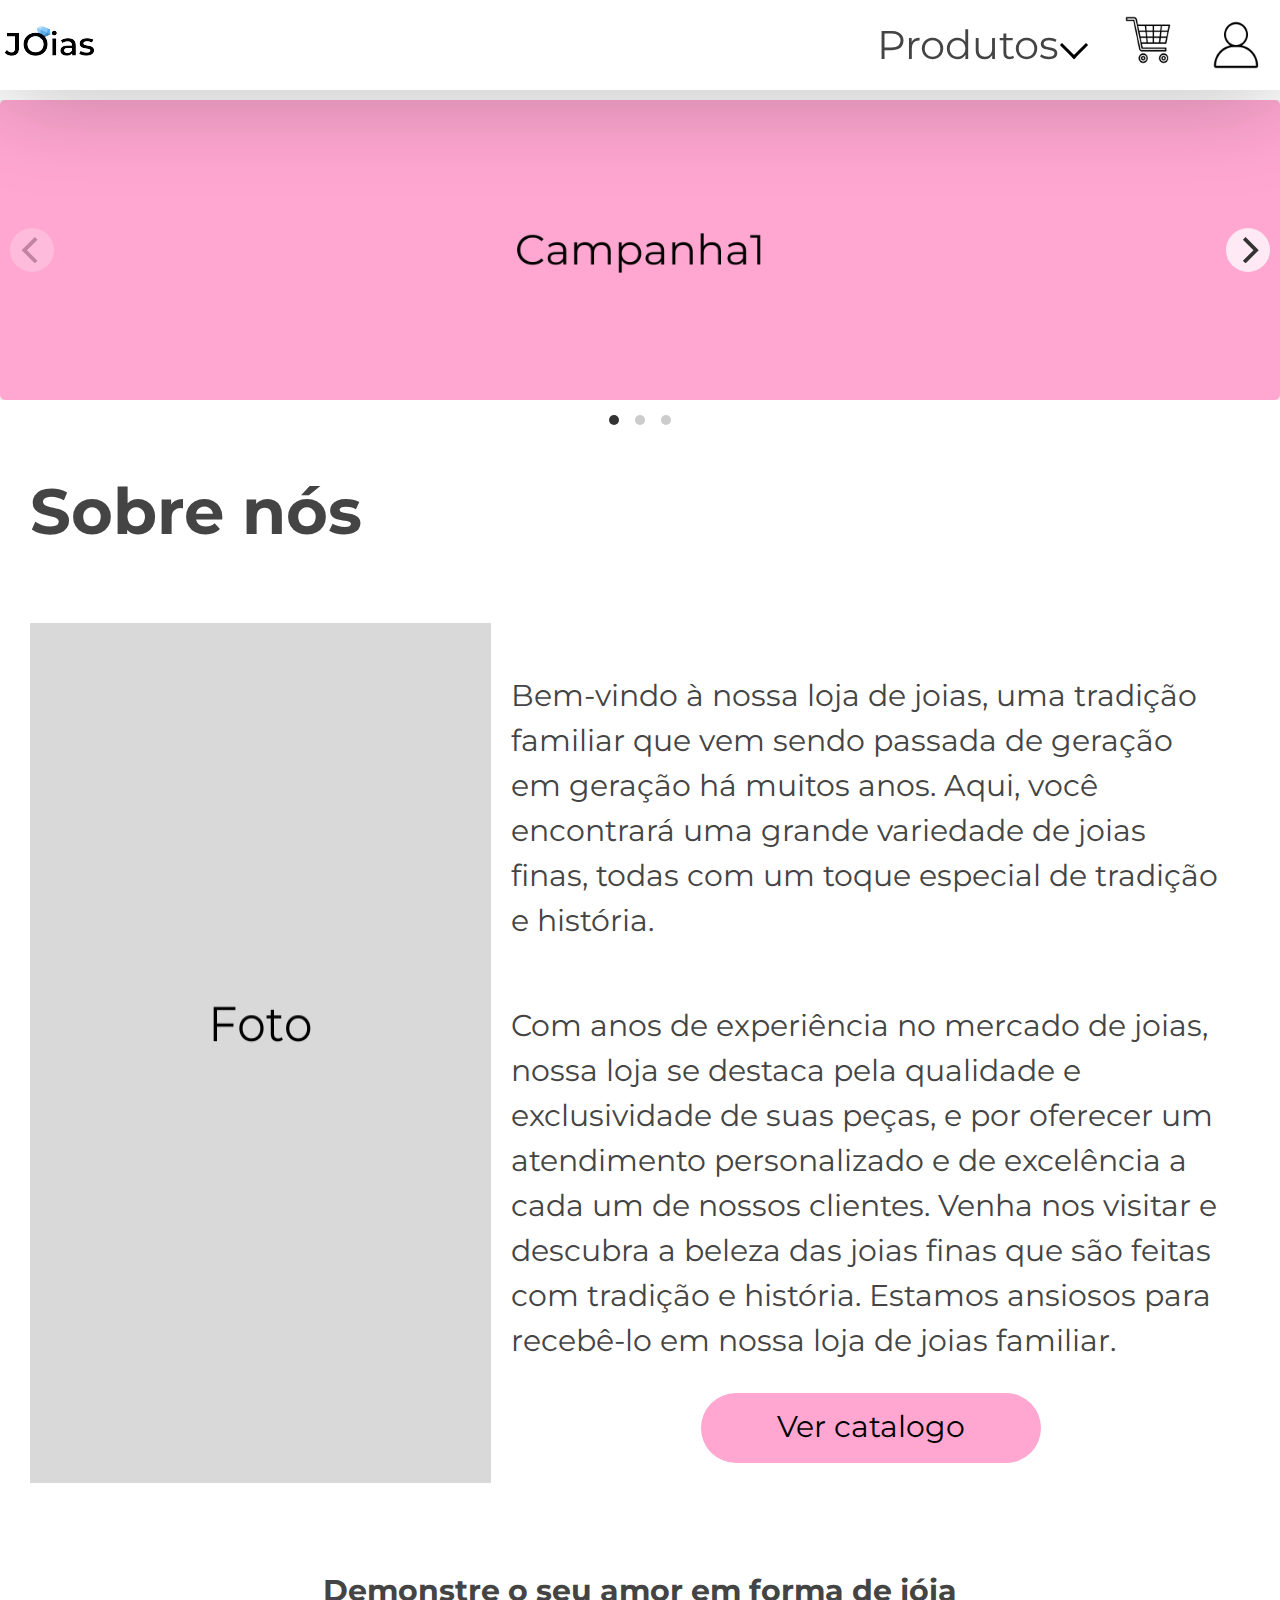
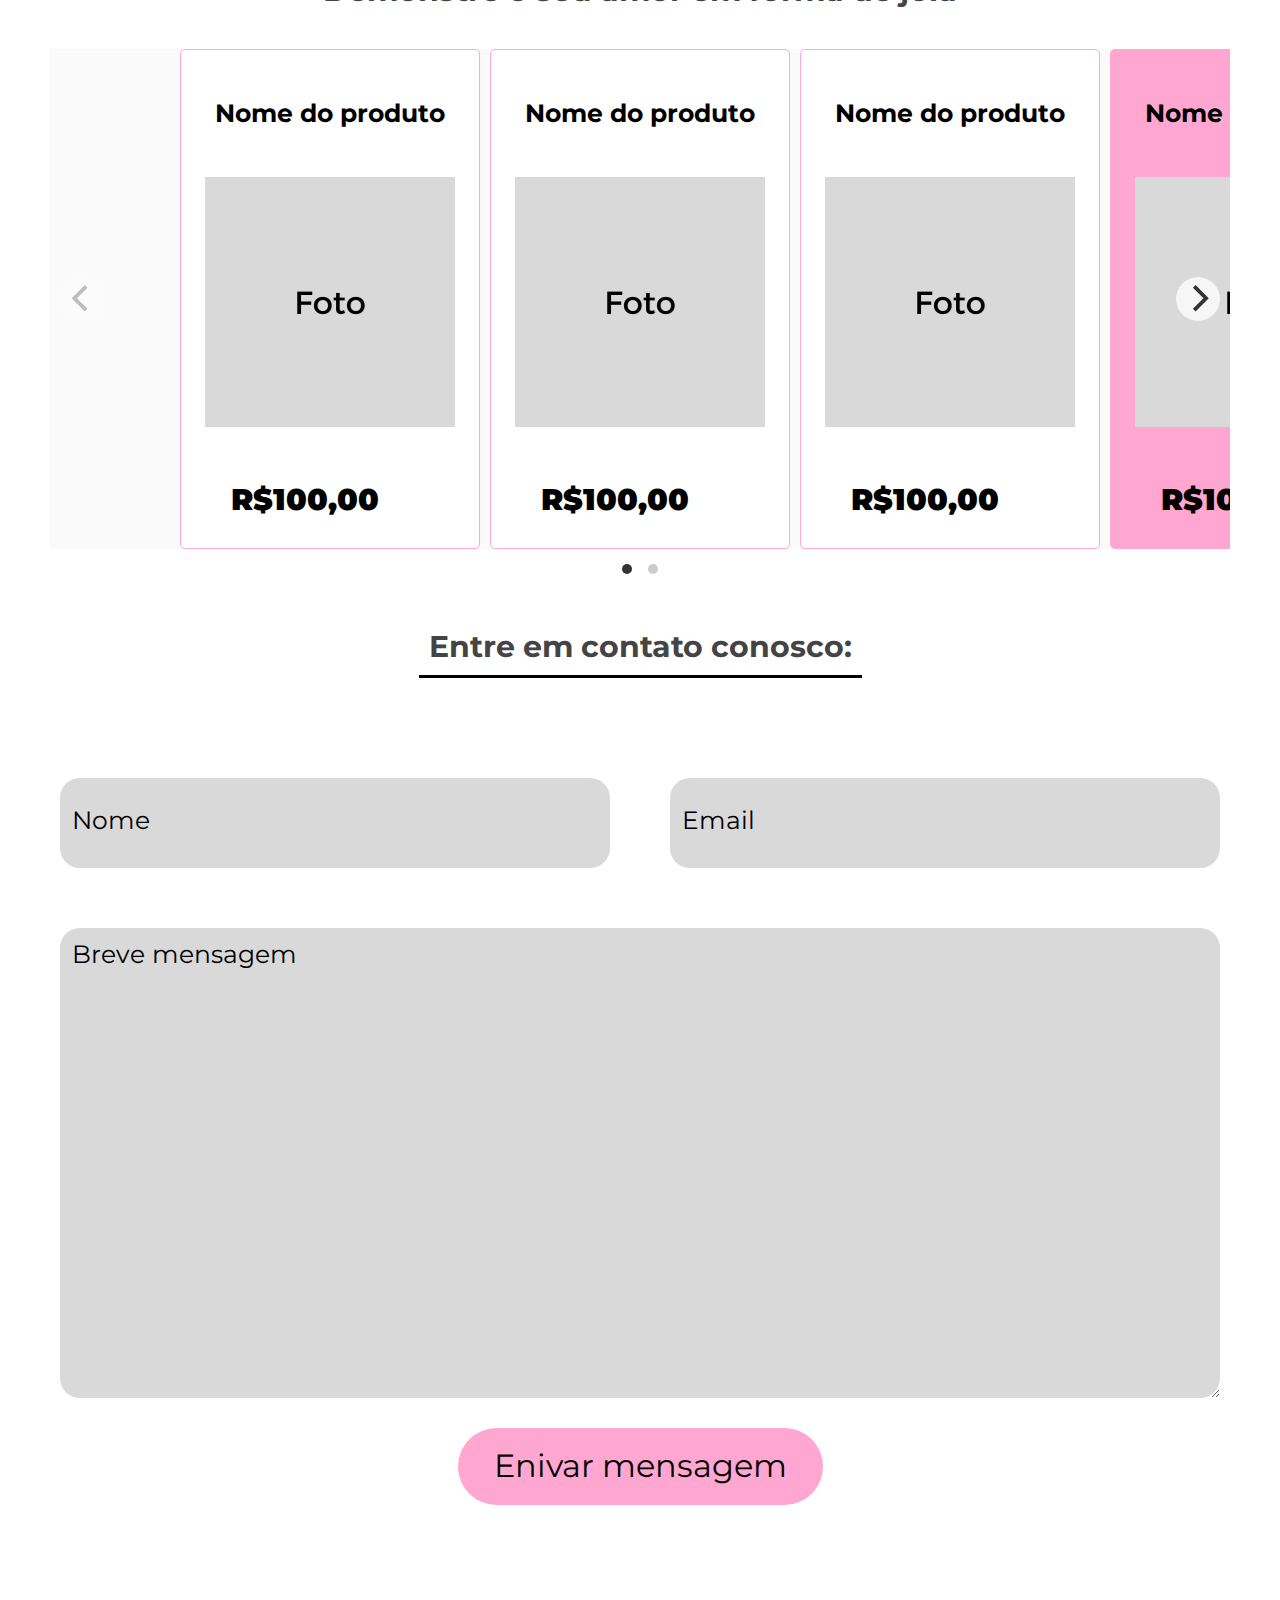
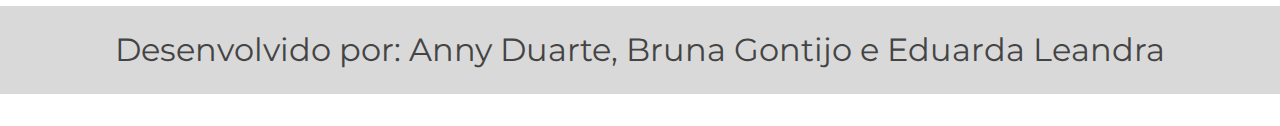
<file: index.html>
<html>
    <head>
        <title>Style Jóias</title>
        <link rel="icon" href="img/2-removebg-preview (1).png" type="image/x-icon"> <!--icone-->

        <meta charset="UTF-8">
        <!-- Biblioteca -->
        <link rel="stylesheet" href="libs\flickity\css\flickity-docs.css" media="screen">
        <link rel="stylesheet" href="style/style_home_page_2.css">
        <link rel="stylesheet" href="style/carrosel.css">
        
        
        <script src="libs\flickity\js\flickity-docs.min.js"></script>
        <link rel="stylesheet" href="style/style_home_page.css"> <!--Style navbar-->
        <meta name="viewport" content="width=device-width, initial-scale=1.0">
    </head>
    <body>
        <div id="barra_abrir_menu">
            <a href="index.html"><img id="logo" src="img/1-removebg-preview.png" alt="Logo"></a>
            <div id="menuToggle" onclick="menu_telap()">
                <span></span>
                <span></span>
                <span></span>
            </div>
        </div>
        <nav id="menu_todo" class="no_active" style="margin-bottom: 90px;">
            <a href="index.html"><img id="logo" src="img/1-removebg-preview.png" alt="Logo"></a>
            <ul>
                <li  id="menu_suspenso_produtos">
                    <div style="display:flex; flex-direction: row; align-items: center; justify-content: center;">
                        <div>Produtos </div>
                        <span class="arrow1" onclick="toggleArrow()"></span>
                    </div>
                    <div id="lista_produtos">
                        <ul>
                            <a href="todos_produtos.html"><li style="margin:5px;">Todos</li></a>
                            <li style="margin:5px;">Aneis</li>
                            <li style="margin:5px;">Alianças</li>
                            <li style="margin:5px;">Colares</li>
                            <li style="margin:5px;">Pulseiras</li>
                            <li style="margin:5px;">Brincos</li>
                            <li style="margin:5px;">Correntes</li>
                            <li style="margin:5px;">Pingentes</li>
                        </ul>
                    </div>
                </li>
                <a href="carrinho.html"><li>
                    <div class="menu_text">Carrinho</div>
                    <img class="img_menu" src="img/carrinho-de-compras.png" width="48px" height="50px">
                </li></a>
                <!-- menu supenso perfil  -->
                <li id="menu_suspenso_perfil">
                    <div style="display:flex; flex-direction: row; align-items: center; justify-content: center;">
                        <div class="menu_text">Perfil</div>
                        <img class="img_menu" src="img/perfil-de-usuario.png" width="48px" height="50px">
                    </div>
                    <div id="lista_op_perfil"> 
                        <ul>
                            <a href="login.html"><li style="margin:5px;">Login</li></a>
                            <a href="cadastro.html"><li style="margin:5px;">Cadastro</li></a>
                        </ul>
                    </div>
                </li>
            </ul>
        </nav>
        <section id="campanha1">
            <div class="carousel" data-flickity='{ "groupCells": 1 , "autoPlay": true}'>
                <div class="carousel-cell">
                  <img src="img/campanha_home_page/1.png" alt="Imagem 1">
                </div>
                <div class="carousel-cell">
                  <img src="img/campanha_home_page/2.png" alt="Imagem 2">
                </div>
                <div class="carousel-cell">
                  <img src="img/campanha_home_page/3.png" alt="Imagem 3">
                </div>
            </div>
        </section>

        <section id="sobre_nos">
            <h1>Sobre nós</h1>
            <div id="sobre_nos2"> 
                <img src="img/sobre_nos2.png">
                <div id="sobre_nos3">
                    <p>Bem-vindo à nossa loja de joias, uma tradição familiar que vem sendo passada de geração em geração há muitos anos. Aqui, você encontrará uma grande variedade de joias finas, todas com um toque especial de tradição e história.</p>

                    <p>Com anos de experiência no mercado de joias, nossa loja se destaca pela qualidade e exclusividade de suas peças, e por oferecer um atendimento personalizado e de excelência a cada um de nossos clientes. Venha nos visitar e descubra a beleza das joias finas que são feitas com tradição e história. Estamos ansiosos para recebê-lo em nossa loja de joias familiar.</p>
                    <button>Ver catalogo</button>
                </div>
            </div>
            
        </section>

        <section id="amor_joia">
            <h1>Demonstre o seu amor em forma de jóia</h1>
            <div class="carousel" data-flickity='{ "groupCells": true, "autoPlay": true }'>
                <div class="carousel-cell">
                    <div class="itens_carrosel_produtos_amor_joia">
                        <p>Nome do produto</p>
                        <img src="img/foto_produto.png" width="150px" height="150px">
                        <div class="itens_carrosel_produtos_amor_joia_preco_carrinho">
                          <p>R$100,00</p>
                          <img src="img/adicionar-ao-carrinho.png">
                        </div>
                      </div>
                </div>

                <div class="carousel-cell">
                    <div class="itens_carrosel_produtos_amor_joia">
                        <p>Nome do produto</p>
                        <img src="img/foto_produto.png" width="150px" height="150px">
                        <div class="itens_carrosel_produtos_amor_joia_preco_carrinho">
                          <p>R$100,00</p>
                          <img src="img/adicionar-ao-carrinho.png">
                        </div>
                      </div>
                </div>

                <div class="carousel-cell">
                    <div class="itens_carrosel_produtos_amor_joia">
                        <p>Nome do produto</p>
                        <img src="img/foto_produto.png" width="150px" height="150px">
                        <div class="itens_carrosel_produtos_amor_joia_preco_carrinho">
                          <p>R$100,00</p>
                          <img src="img/adicionar-ao-carrinho.png">
                        </div>
                      </div>
                </div>

                <div class="carousel-cell">
                    <div class="itens_carrosel_produtos_amor_joia">
                        <p>Nome do produto</p>
                        <img src="img/foto_produto.png" width="150px" height="150px">
                        <div class="itens_carrosel_produtos_amor_joia_preco_carrinho">
                          <p>R$100,00</p>
                          <img src="img/adicionar-ao-carrinho.png">
                        </div>
                      </div>
                </div>

                <div class="carousel-cell">
                    <div class="itens_carrosel_produtos_amor_joia">
                        <p>Nome do produto</p>
                        <img src="img/foto_produto.png" width="150px" height="150px">
                        <div class="itens_carrosel_produtos_amor_joia_preco_carrinho">
                          <p>R$100,00</p>
                          <img src="img/adicionar-ao-carrinho.png">
                        </div>
                      </div>
                </div>

                <div class="carousel-cell">
                    <div class="itens_carrosel_produtos_amor_joia">
                        <p>Nome do produto</p>
                        <img src="img/foto_produto.png" width="150px" height="150px">
                        <div class="itens_carrosel_produtos_amor_joia_preco_carrinho">
                          <p>R$100,00</p>
                          <img src="img/adicionar-ao-carrinho.png">
                        </div>
                      </div>
                </div>
            </div>
        </section>

        <section id="contato">
            <h1>Entre em contato conosco:</h1>
            <form id="formulario_contato">
                <div class="form_2campos">
                    <input type="text" placeholder="Nome">
                    <input type="email" placeholder="Email">
                </div>
                <textarea placeholder="Breve mensagem"></textarea>
                <input type="button" value="Enivar mensagem" id="bt_enviar_formulario">
            </form>

        </section>

        <footer id="rodape">
            <p>Desenvolvido por: Anny Duarte, Bruna Gontijo e Eduarda Leandra</p>
        </footer>


    </body>
    <script src="script/script1.js"></script>
    
</html>
</file>
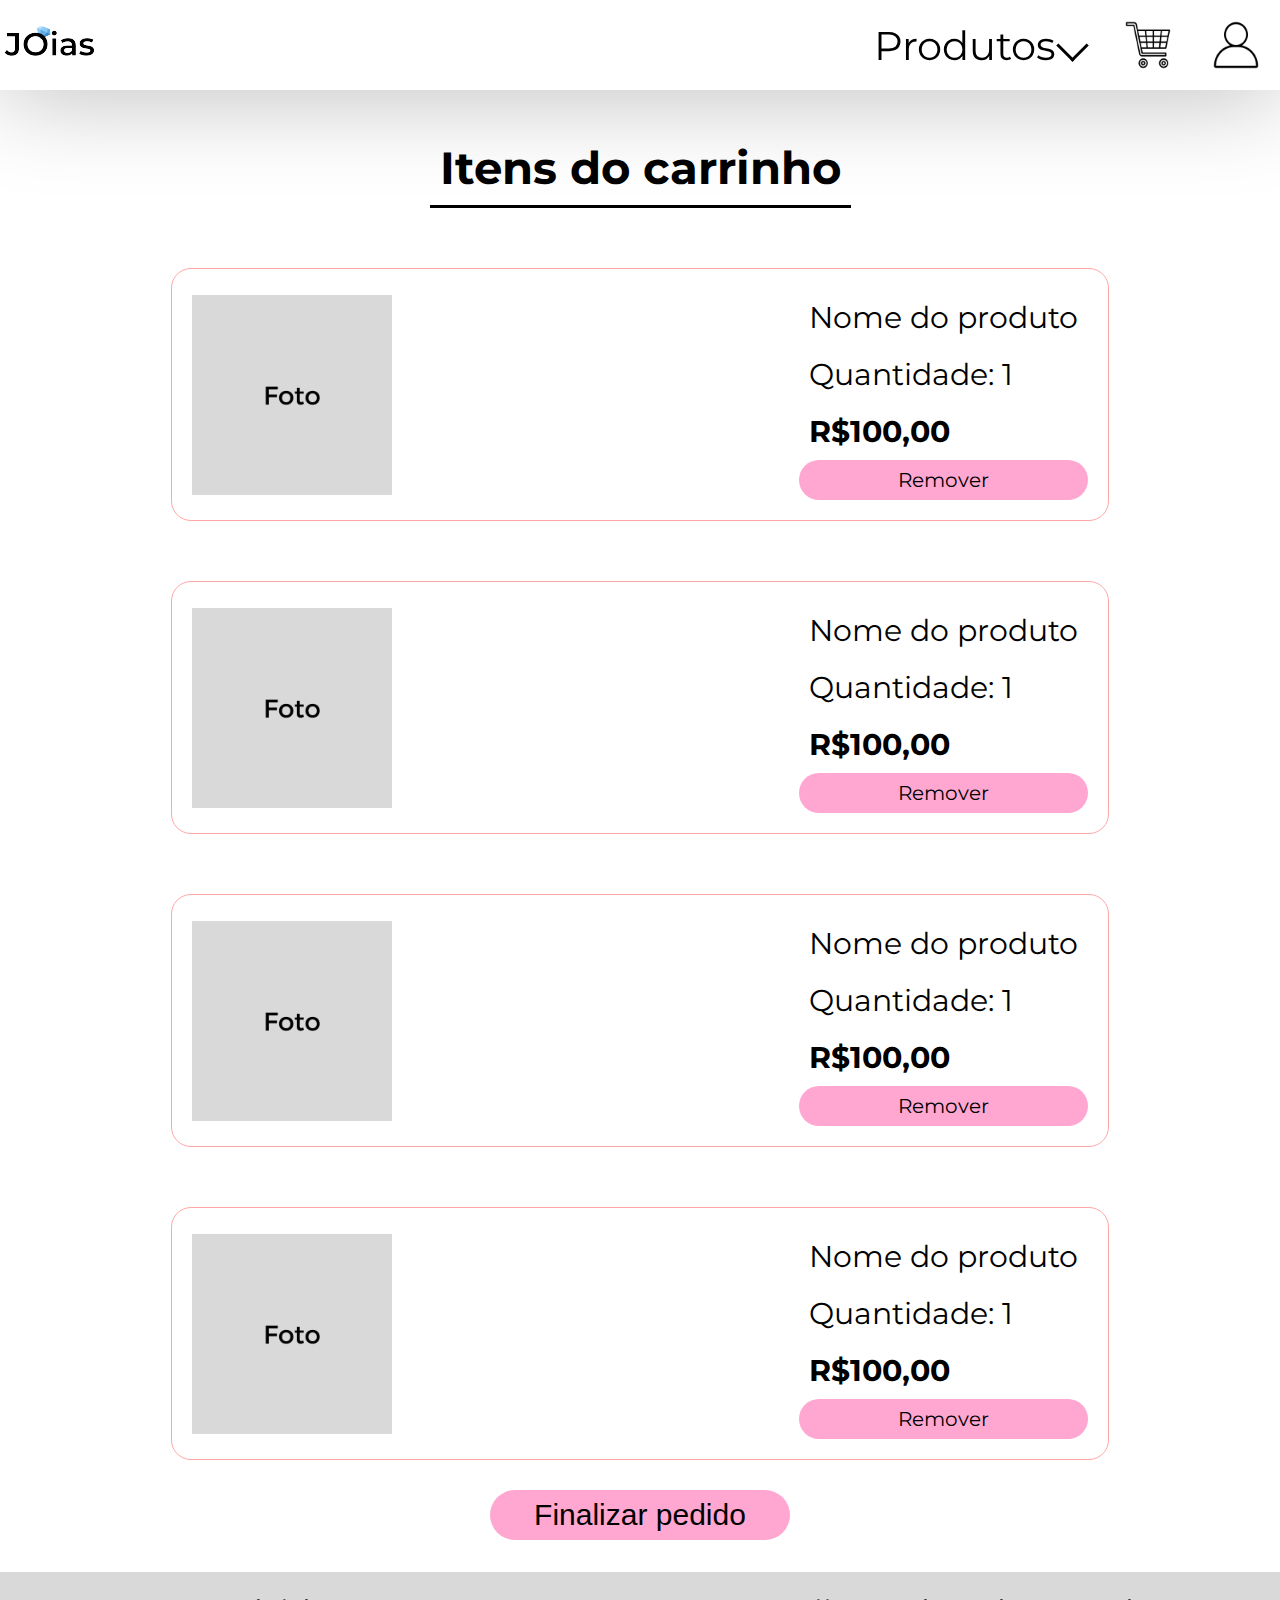
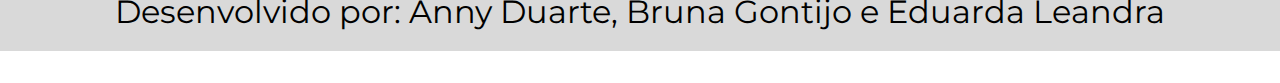
<file: carrinho.html>
<html>
    <head>
        <title>Style Jóias</title>
        <link rel="icon" href="img/2-removebg-preview (1).png" type="image/x-icon"> <!--icone-->
        <meta charset="UTF-8">
        <link rel="stylesheet" href="style/style_home_page.css"> <!--Style navbar-->
        <meta name="viewport" content="width=device-width, initial-scale=1.0">

        <link rel="stylesheet" href="style/carrinho.css">
    </head>
    <body>
        <div id="barra_abrir_menu">
            <a href="index.html"><img id="logo" src="img/1-removebg-preview.png" alt="Logo"></a>
            <div id="menuToggle" onclick="menu_telap()">
                <span></span>
                <span></span>
                <span></span>
            </div>
        </div>
        <nav id="menu_todo" class="no_active">
            <a href="index.html"><img id="logo" src="img/1-removebg-preview.png" alt="Logo"></a>
            <ul>
                <li  id="menu_suspenso_produtos">
                    <div style="display:flex; flex-direction: row; align-items: center; justify-content: center;">
                        <div>Produtos </div>
                        <span class="arrow1" onclick="toggleArrow()"></span>
                    </div>
                    <div id="lista_produtos">
                        <ul>
                            <a href="todos_produtos.html"><li style="margin:5px;">Todos</li></a>
                            <li style="margin:5px;">Aneis</li>
                            <li style="margin:5px;">Alianças</li>
                            <li style="margin:5px;">Colares</li>
                            <li style="margin:5px;">Pulseiras</li>
                            <li style="margin:5px;">Brincos</li>
                            <li style="margin:5px;">Correntes</li>
                            <li style="margin:5px;">Pingentes</li>
                        </ul>
                    </div>
                </li>
                <a href="carrinho.html"><li>
                    <div class="menu_text">Carrinho</div>
                    <img class="img_menu" src="img/carrinho-de-compras.png" width="48px" height="50px">
                </li></a>
                <!-- menu supenso perfil  -->
                <li id="menu_suspenso_perfil">
                    <div style="display:flex; flex-direction: row; align-items: center; justify-content: center;">
                        <div class="menu_text">Perfil</div>
                        <img class="img_menu" src="img/perfil-de-usuario.png" width="48px" height="50px">
                    </div>
                    <div id="lista_op_perfil"> 
                        <ul>
                            <a href="login.html"><li style="margin:5px;">Login</li></a>
                            <a href="cadastro.html"><li style="margin:5px;">Cadastro</li></a>
                        </ul>
                    </div>
                </li>
            </ul>
        </nav>
        <section id="itens_do_carrinho">
            <h1>Itens do carrinho</h1>
            <div class="carrinho_item">
                <img src="img/foto_produto.png" alt="foto do produto" width="200px" height="200px">
                <div class="nome_preço_remover">
                    <p class="nome_produto">Nome do produto</p>
                    <p class="quantidade_produto">Quantidade: 1</p>
                    <p class="preco_produto">R$100,00</p>
                    <button class="bt_remover_carrinho">Remover</button>
                </div>
            </div>
            <div class="carrinho_item">
                <img src="img/foto_produto.png" alt="foto do produto" width="200px" height="200px">
                <div class="nome_preço_remover">
                    <p class="nome_produto">Nome do produto</p>
                    <p class="quantidade_produto">Quantidade: 1</p>
                    <p class="preco_produto">R$100,00</p>
                    <button class="bt_remover_carrinho">Remover</button>
                </div>
            </div>
            <div class="carrinho_item">
                <img src="img/foto_produto.png" alt="foto do produto" width="200px" height="200px">
                <div class="nome_preço_remover">
                    <p class="nome_produto">Nome do produto</p>
                    <p class="quantidade_produto">Quantidade: 1</p>
                    <p class="preco_produto">R$100,00</p>
                    <button class="bt_remover_carrinho">Remover</button>
                </div>
            </div>
            <div class="carrinho_item">
                <img src="img/foto_produto.png" alt="foto do produto" width="200px" height="200px">
                <div class="nome_preço_remover">
                    <p class="nome_produto">Nome do produto</p>
                    <p class="quantidade_produto">Quantidade: 1</p>
                    <p class="preco_produto">R$100,00</p>
                    <button class="bt_remover_carrinho">Remover</button>
                </div>
            </div>
            <button id="bt_finalizar_pedido"> Finalizar pedido</button>
        </section>







        <footer id="rodape">
            <p>Desenvolvido por: Anny Duarte, Bruna Gontijo e Eduarda Leandra</p>
        </footer>
        <script src="script/script1.js"></script>
    </body>
</html>
</file>
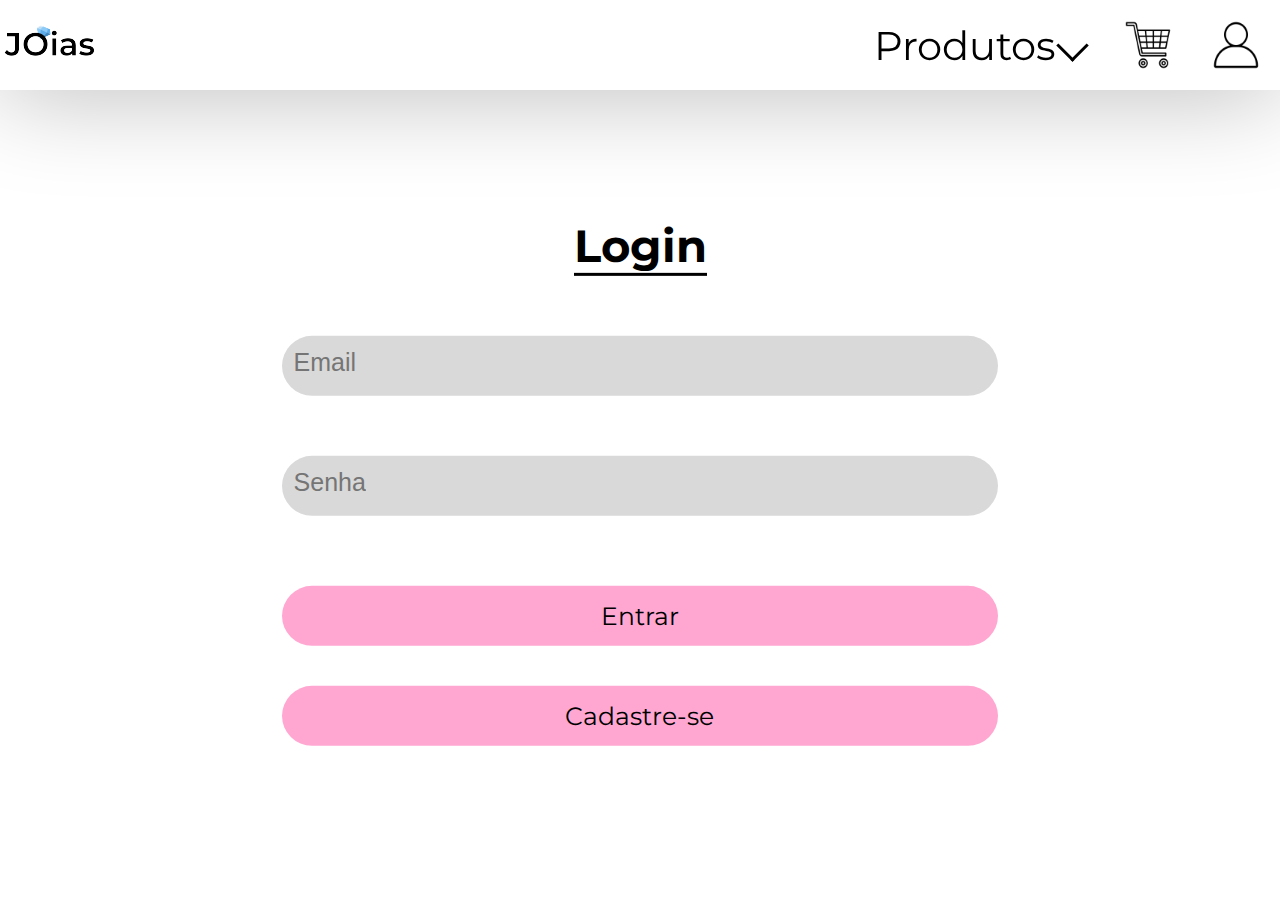
<file: login.html>
<html>
    <head>
        <title>Style Jóias</title>
        <link rel="icon" href="img/2-removebg-preview (1).png" type="image/x-icon"> <!--icone-->
        <meta charset="UTF-8">
        <link rel="stylesheet" href="style/style_home_page.css"> <!--Style navbar-->
        <link rel="stylesheet" href="style/login.css"><!--Style do login-->
        <meta name="viewport" content="width=device-width, initial-scale=1.0">
    </head>
    <body>
        <div id="barra_abrir_menu">
            <a href="index.html"><img id="logo" src="img/1-removebg-preview.png" alt="Logo"></a>
            <div id="menuToggle" onclick="menu_telap()">
                <span></span>
                <span></span>
                <span></span>
            </div>
        </div>
        <nav id="menu_todo" class="no_active">
            <a href="index.html"><img id="logo" src="img/1-removebg-preview.png" alt="Logo"></a>
            <ul>
                <li  id="menu_suspenso_produtos">
                    <div style="display:flex; flex-direction: row; align-items: center; justify-content: center;">
                        <div>Produtos </div>
                        <span class="arrow1" onclick="toggleArrow()"></span>
                    </div>
                    <div id="lista_produtos">
                        <ul>
                            <a href="todos_produtos.html"><li style="margin:5px;">Todos</li></a>
                            <li style="margin:5px;">Aneis</li>
                            <li style="margin:5px;">Alianças</li>
                            <li style="margin:5px;">Colares</li>
                            <li style="margin:5px;">Pulseiras</li>
                            <li style="margin:5px;">Brincos</li>
                            <li style="margin:5px;">Correntes</li>
                            <li style="margin:5px;">Pingentes</li>
                        </ul>
                    </div>
                </li>
                <li>
                    <div class="menu_text">Carrinho</div>
                    <img class="img_menu" src="img/carrinho-de-compras.png" width="48px" height="50px">
                </li>
                <!-- menu supenso perfil  -->
                <li id="menu_suspenso_perfil">
                    <div style="display:flex; flex-direction: row; align-items: center; justify-content: center;">
                        <div class="menu_text">Perfil</div>
                        <img class="img_menu" src="img/perfil-de-usuario.png" width="48px" height="50px">
                    </div>
                    <div id="lista_op_perfil"> 
                        <ul>
                            <a href="login.html"><li style="margin:5px;">Login</li></a>
                            <a href="cadastro.html"><li style="margin:5px;">Cadastro</li></a>
                        </ul>
                    </div>
                </li>
            </ul>
        </nav>
        <div id="conteiner_menu">
            <h1>Login</h1>
            <form>
                <div id="form_campos">
                    <input type="email" placeholder="Email" required>
                    <input type="password"  placeholder="Senha" required>
                </div>
                <div id="form_botoes">
                    <input type="button" value="Entrar">
                    <input type="button" value="Cadastre-se">
                </div>
            </form>
        </div>
        <script src="script/script1.js"></script>
    </body>
</html>
</file>
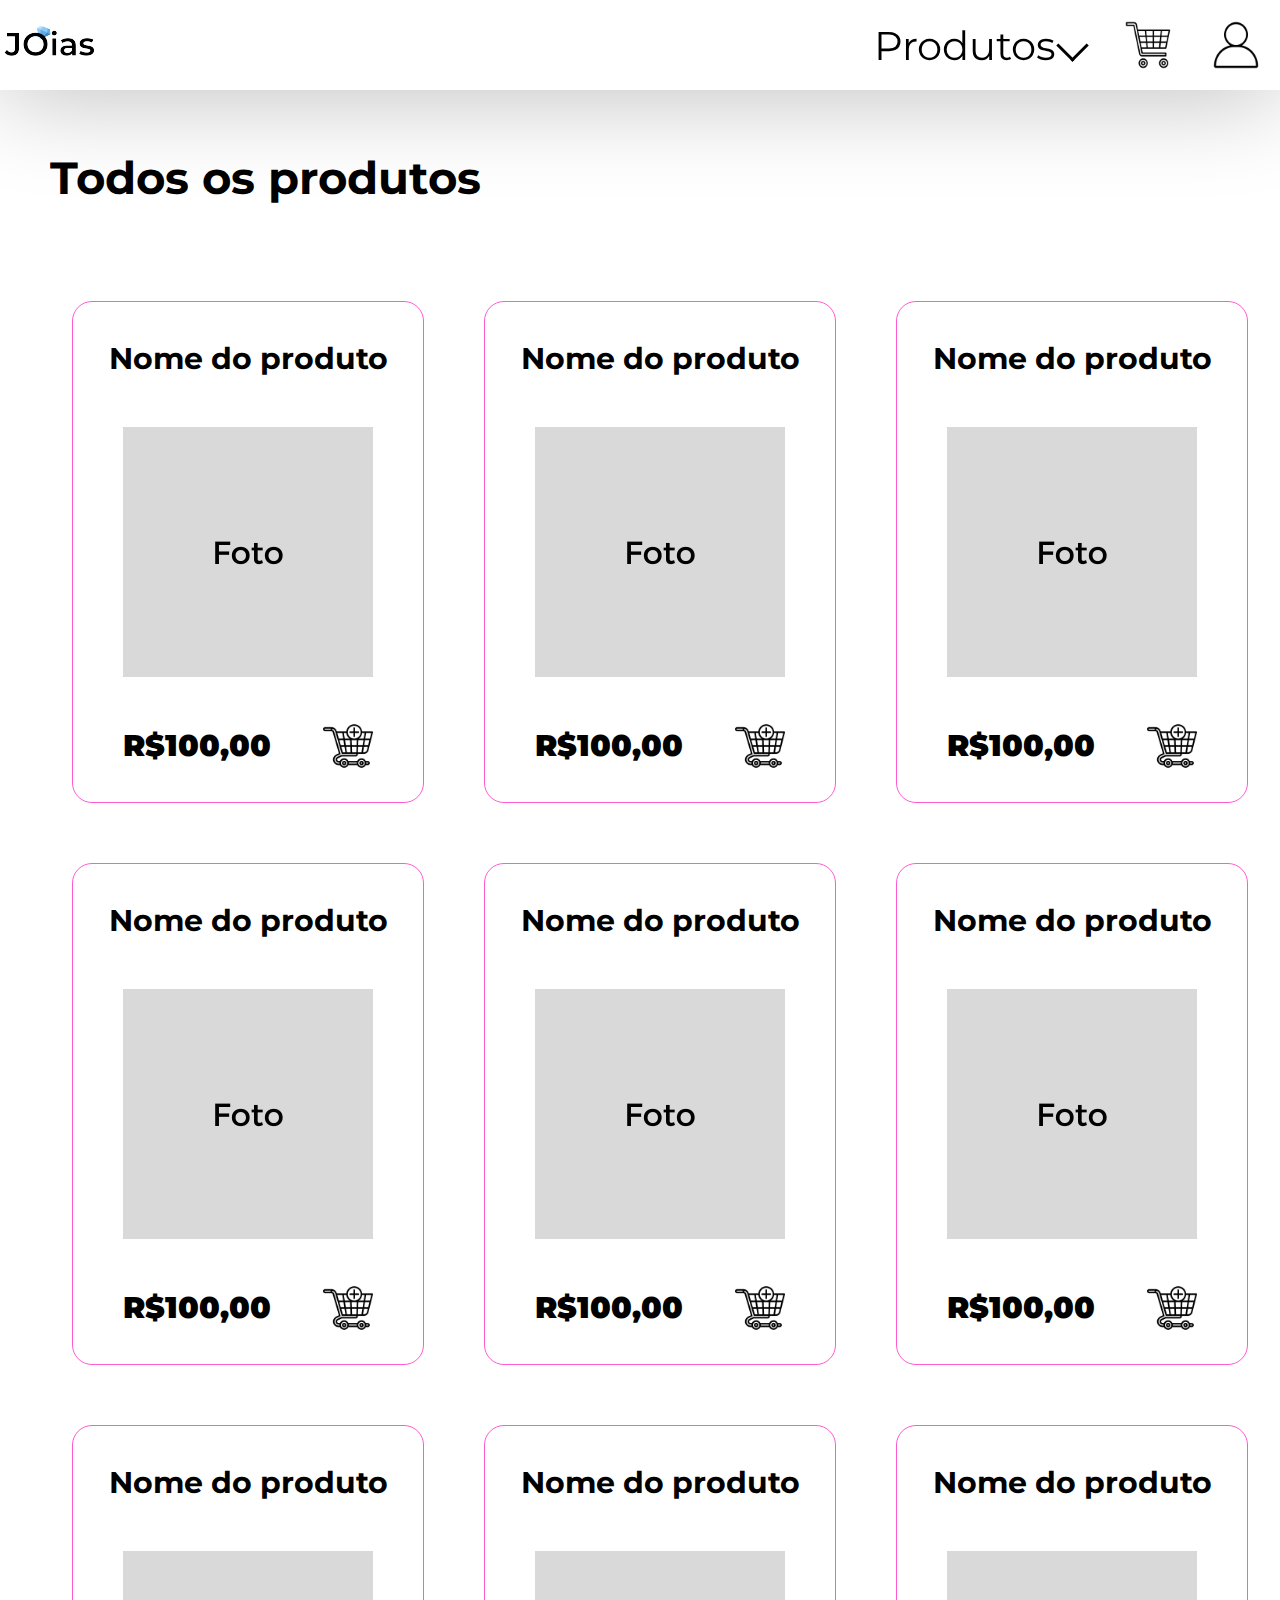
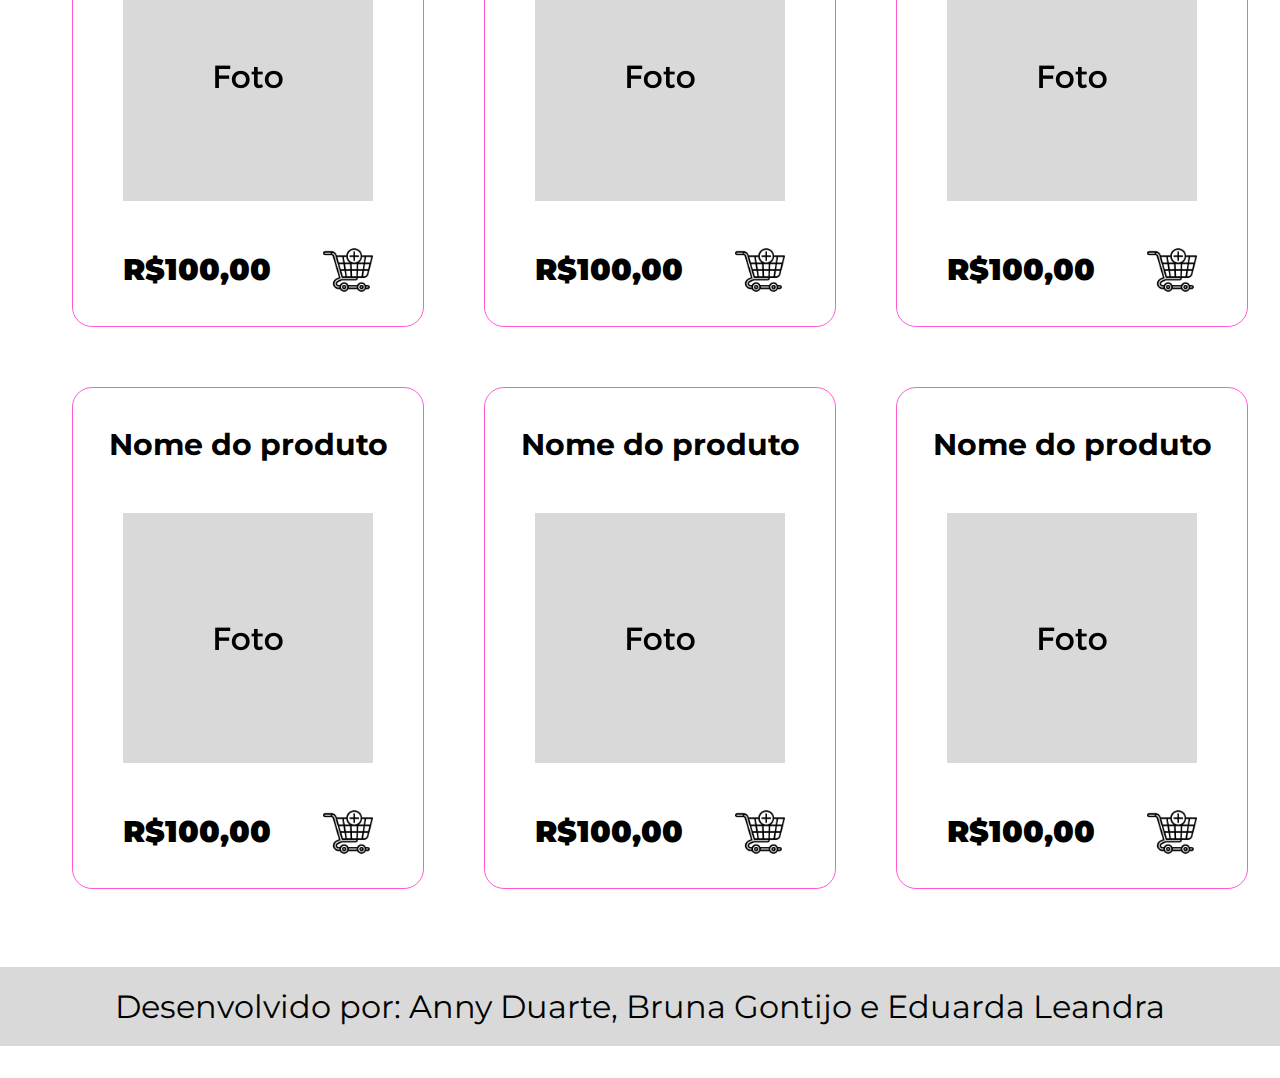
<file: todos_produtos.html>
<html>
    <head>
        <title>Style Jóias</title>
        <link rel="icon" href="img/2-removebg-preview (1).png" type="image/x-icon"> <!--icone-->
        <meta charset="UTF-8">
        <link rel="stylesheet" href="style/style_home_page.css"> <!--Style navbar-->
        <meta name="viewport" content="width=device-width, initial-scale=1.0">
        <link rel="stylesheet" href="style/produtos.css">

        
    </head>
    <body>
        <div id="barra_abrir_menu">
            <a href="index.html"><img id="logo" src="img/1-removebg-preview.png" alt="Logo"></a>
            <div id="menuToggle" onclick="menu_telap()">
                <span></span>
                <span></span>
                <span></span>
            </div>
        </div>
        <nav id="menu_todo" class="no_active" style="margin-bottom: 90px;">
            <a href="index.html"><img id="logo" src="img/1-removebg-preview.png" alt="Logo"></a>
            <ul>
                <li  id="menu_suspenso_produtos">
                    <div style="display:flex; flex-direction: row; align-items: center; justify-content: center;">
                        <div>Produtos </div>
                        <span class="arrow1" onclick="toggleArrow()"></span>
                    </div>
                    <div id="lista_produtos">
                        <ul>
                            <a href="todos_produtos.html"><li style="margin:5px;">Todos</li></a>
                            <li style="margin:5px;">Aneis</li>
                            <li style="margin:5px;">Alianças</li>
                            <li style="margin:5px;">Colares</li>
                            <li style="margin:5px;">Pulseiras</li>
                            <li style="margin:5px;">Brincos</li>
                            <li style="margin:5px;">Correntes</li>
                            <li style="margin:5px;">Pingentes</li>
                        </ul>
                    </div>
                </li>
                <a href="carrinho.html"><li>
                    <div class="menu_text">Carrinho</div>
                    <img class="img_menu" src="img/carrinho-de-compras.png" width="48px" height="50px">
                </li></a>
                <!-- menu supenso perfil  -->
                <li id="menu_suspenso_perfil">
                    <div style="display:flex; flex-direction: row; align-items: center; justify-content: center;">
                        <div class="menu_text">Perfil</div>
                        <img class="img_menu" src="img/perfil-de-usuario.png" width="48px" height="50px">
                    </div>
                    <div id="lista_op_perfil"> 
                        <ul>
                            <a href="login.html"><li style="margin:5px;">Login</li></a>
                            <a href="cadastro.html"><li style="margin:5px;">Cadastro</li></a>
                        </ul>
                    </div>
                </li>
            </ul>
        </nav>



        <section id="produtos">
            <div id="titulo">Todos os produtos</div>
    
            <div>
                <ul id="list_produtos">
                    <li><div class="itens_carrosel_produtos_amor_joia">
                        <p>Nome do produto</p>
                        <img src="img/foto_produto.png">
                        <div class="itens_carrosel_produtos_amor_joia_preco_carrinho">
                            <p>R$100,00</p>
                            <img src="img/adicionar-ao-carrinho.png">
                        </div>
                    </div></li>
    
                    <li><div class="itens_carrosel_produtos_amor_joia">
                        <p>Nome do produto</p>
                        <img src="img/foto_produto.png">
                        <div class="itens_carrosel_produtos_amor_joia_preco_carrinho">
                            <p>R$100,00</p>
                            <img src="img/adicionar-ao-carrinho.png">
                        </div>
                    </div></li>
    
                    <li><div class="itens_carrosel_produtos_amor_joia">
                        <p>Nome do produto</p>
                        <img src="img/foto_produto.png">
                        <div class="itens_carrosel_produtos_amor_joia_preco_carrinho">
                            <p>R$100,00</p>
                            <img src="img/adicionar-ao-carrinho.png">
                        </div>
                    </div></li>
    
                    <li><div class="itens_carrosel_produtos_amor_joia">
                        <p>Nome do produto</p>
                        <img src="img/foto_produto.png">
                        <div class="itens_carrosel_produtos_amor_joia_preco_carrinho">
                            <p>R$100,00</p>
                            <img src="img/adicionar-ao-carrinho.png">
                        </div>
                    </div></li>
    
                    <li><div class="itens_carrosel_produtos_amor_joia">
                        <p>Nome do produto</p>
                        <img src="img/foto_produto.png">
                        <div class="itens_carrosel_produtos_amor_joia_preco_carrinho">
                            <p>R$100,00</p>
                            <img src="img/adicionar-ao-carrinho.png">
                        </div>
                    </div></li>
    
                    <li><div class="itens_carrosel_produtos_amor_joia">
                        <p>Nome do produto</p>
                        <img src="img/foto_produto.png">
                        <div class="itens_carrosel_produtos_amor_joia_preco_carrinho">
                            <p>R$100,00</p>
                            <img src="img/adicionar-ao-carrinho.png">
                        </div>
                    </div></li>
                    <li><div class="itens_carrosel_produtos_amor_joia">
                        <p>Nome do produto</p>
                        <img src="img/foto_produto.png">
                        <div class="itens_carrosel_produtos_amor_joia_preco_carrinho">
                            <p>R$100,00</p>
                            <img src="img/adicionar-ao-carrinho.png">
                        </div>
                    </div></li>
                    <li><div class="itens_carrosel_produtos_amor_joia">
                        <p>Nome do produto</p>
                        <img src="img/foto_produto.png">
                        <div class="itens_carrosel_produtos_amor_joia_preco_carrinho">
                            <p>R$100,00</p>
                            <img src="img/adicionar-ao-carrinho.png">
                        </div>
                    </div></li>
                    <li><div class="itens_carrosel_produtos_amor_joia">
                        <p>Nome do produto</p>
                        <img src="img/foto_produto.png">
                        <div class="itens_carrosel_produtos_amor_joia_preco_carrinho">
                            <p>R$100,00</p>
                            <img src="img/adicionar-ao-carrinho.png">
                        </div>
                    </div></li>
                    <li><div class="itens_carrosel_produtos_amor_joia">
                        <p>Nome do produto</p>
                        <img src="img/foto_produto.png">
                        <div class="itens_carrosel_produtos_amor_joia_preco_carrinho">
                            <p>R$100,00</p>
                            <img src="img/adicionar-ao-carrinho.png">
                        </div>
                    </div></li>
                    <li><div class="itens_carrosel_produtos_amor_joia">
                        <p>Nome do produto</p>
                        <img src="img/foto_produto.png">
                        <div class="itens_carrosel_produtos_amor_joia_preco_carrinho">
                            <p>R$100,00</p>
                            <img src="img/adicionar-ao-carrinho.png">
                        </div>
                    </div></li>
                    <li><div class="itens_carrosel_produtos_amor_joia">
                        <p>Nome do produto</p>
                        <img src="img/foto_produto.png">
                        <div class="itens_carrosel_produtos_amor_joia_preco_carrinho">
                            <p>R$100,00</p>
                            <img src="img/adicionar-ao-carrinho.png">
                        </div>
                    </div></li>
                </ul>
            </div>
        </section>
        <footer id="rodape">
            <p>Desenvolvido por: Anny Duarte, Bruna Gontijo e Eduarda Leandra</p>
        </footer>
        <script src="script/script1.js"></script>
    </body>
</html>
</file>
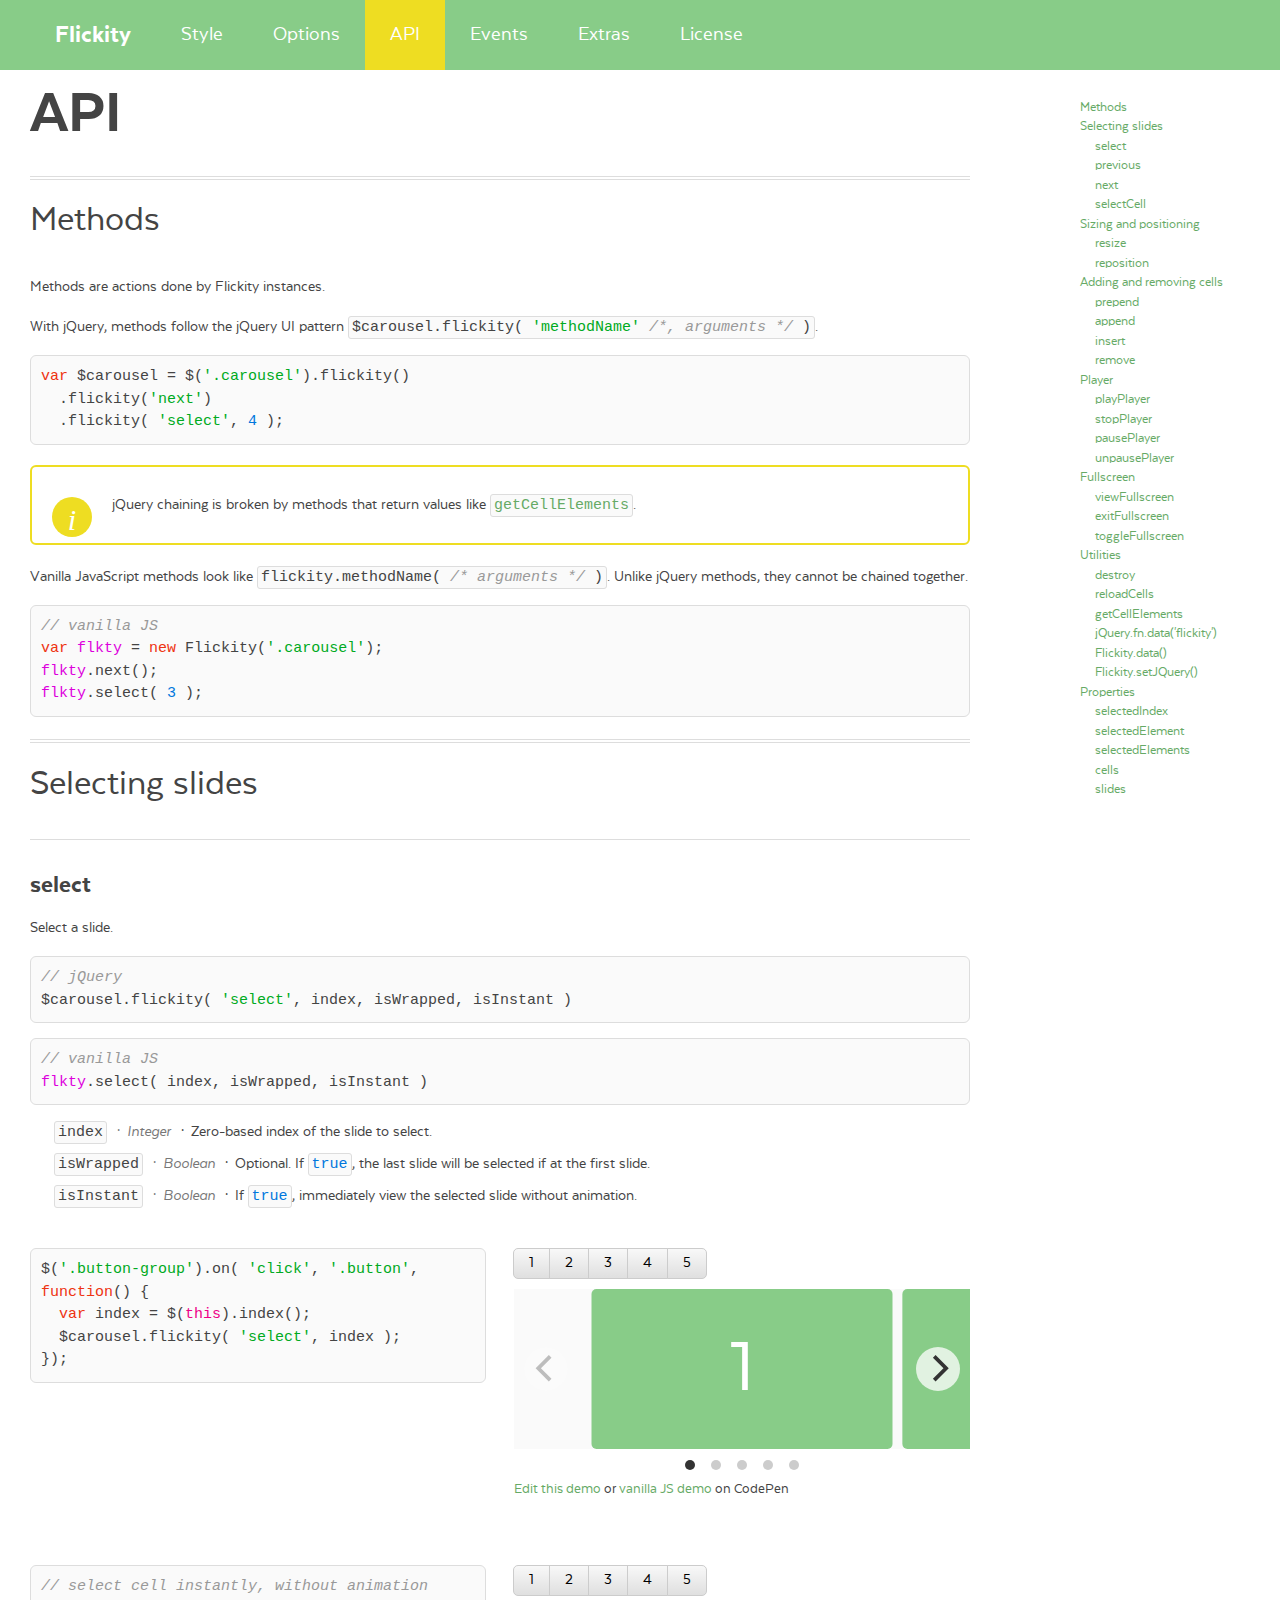
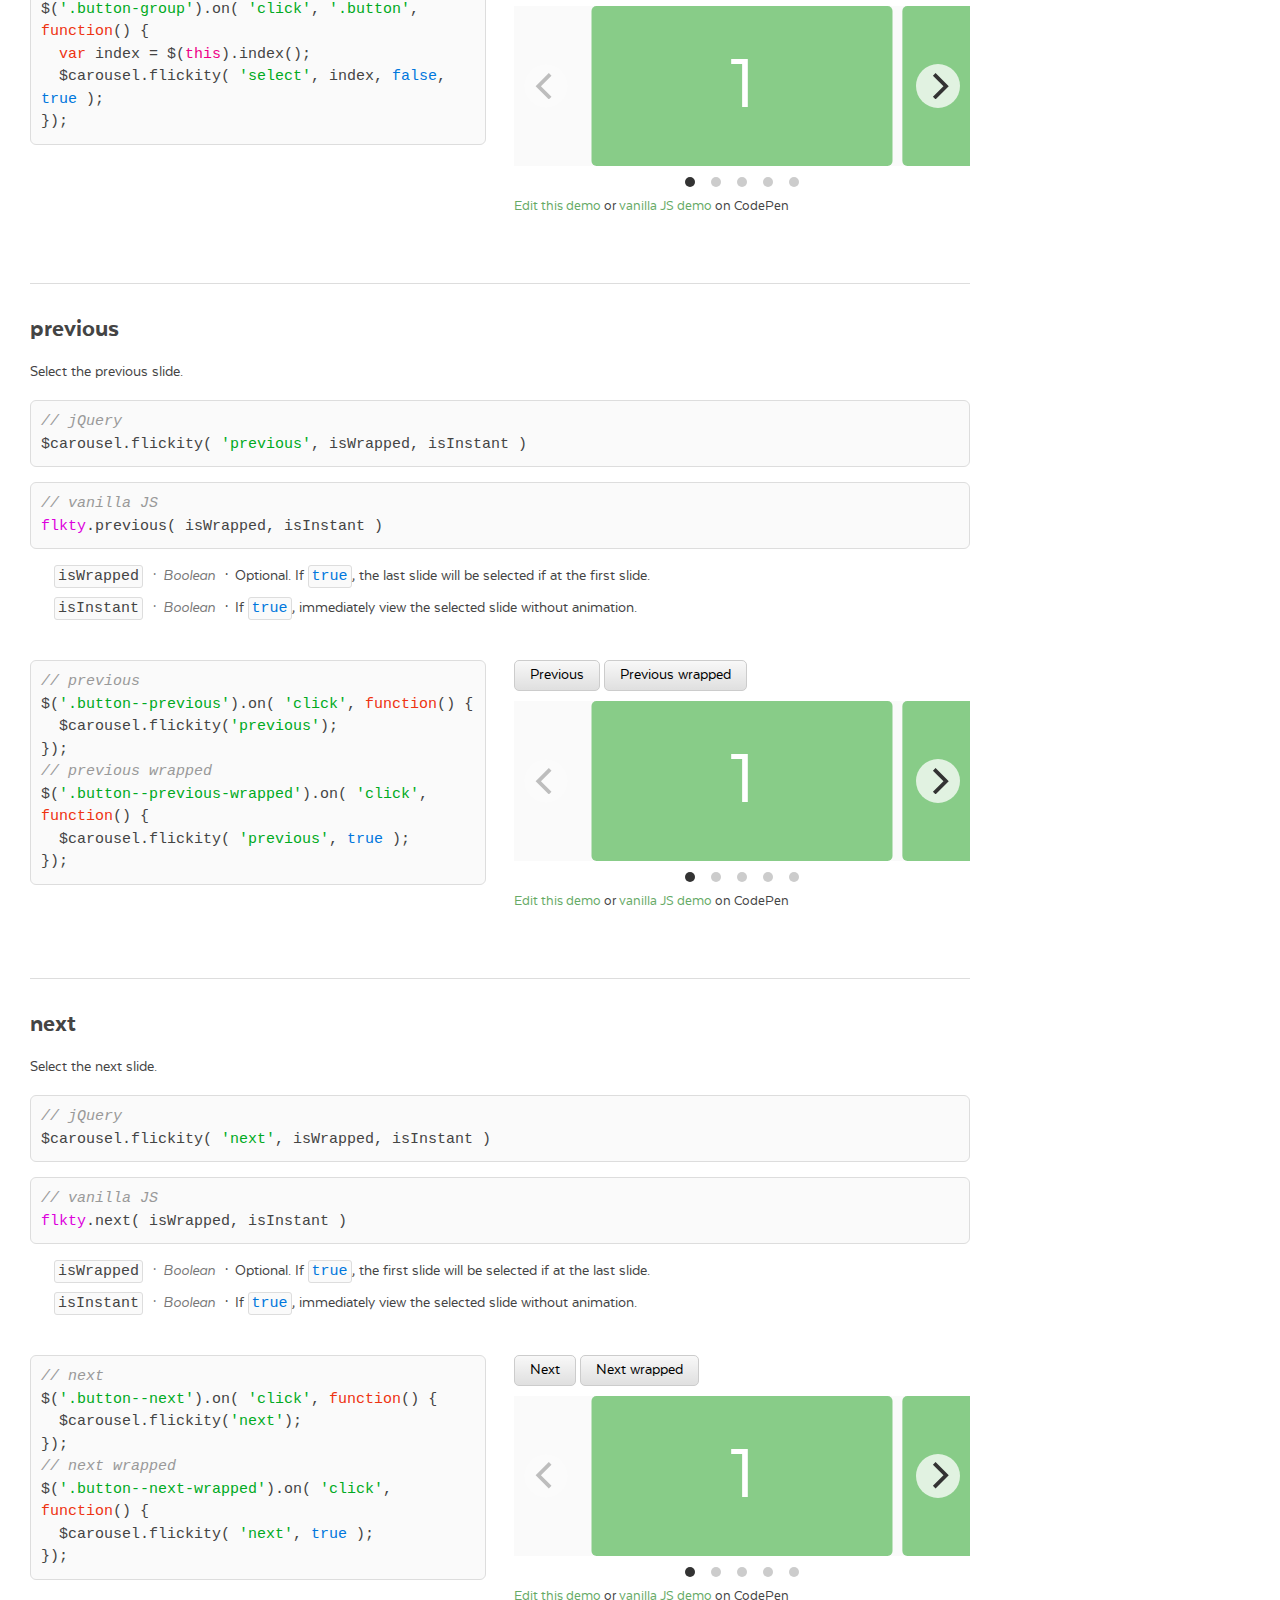
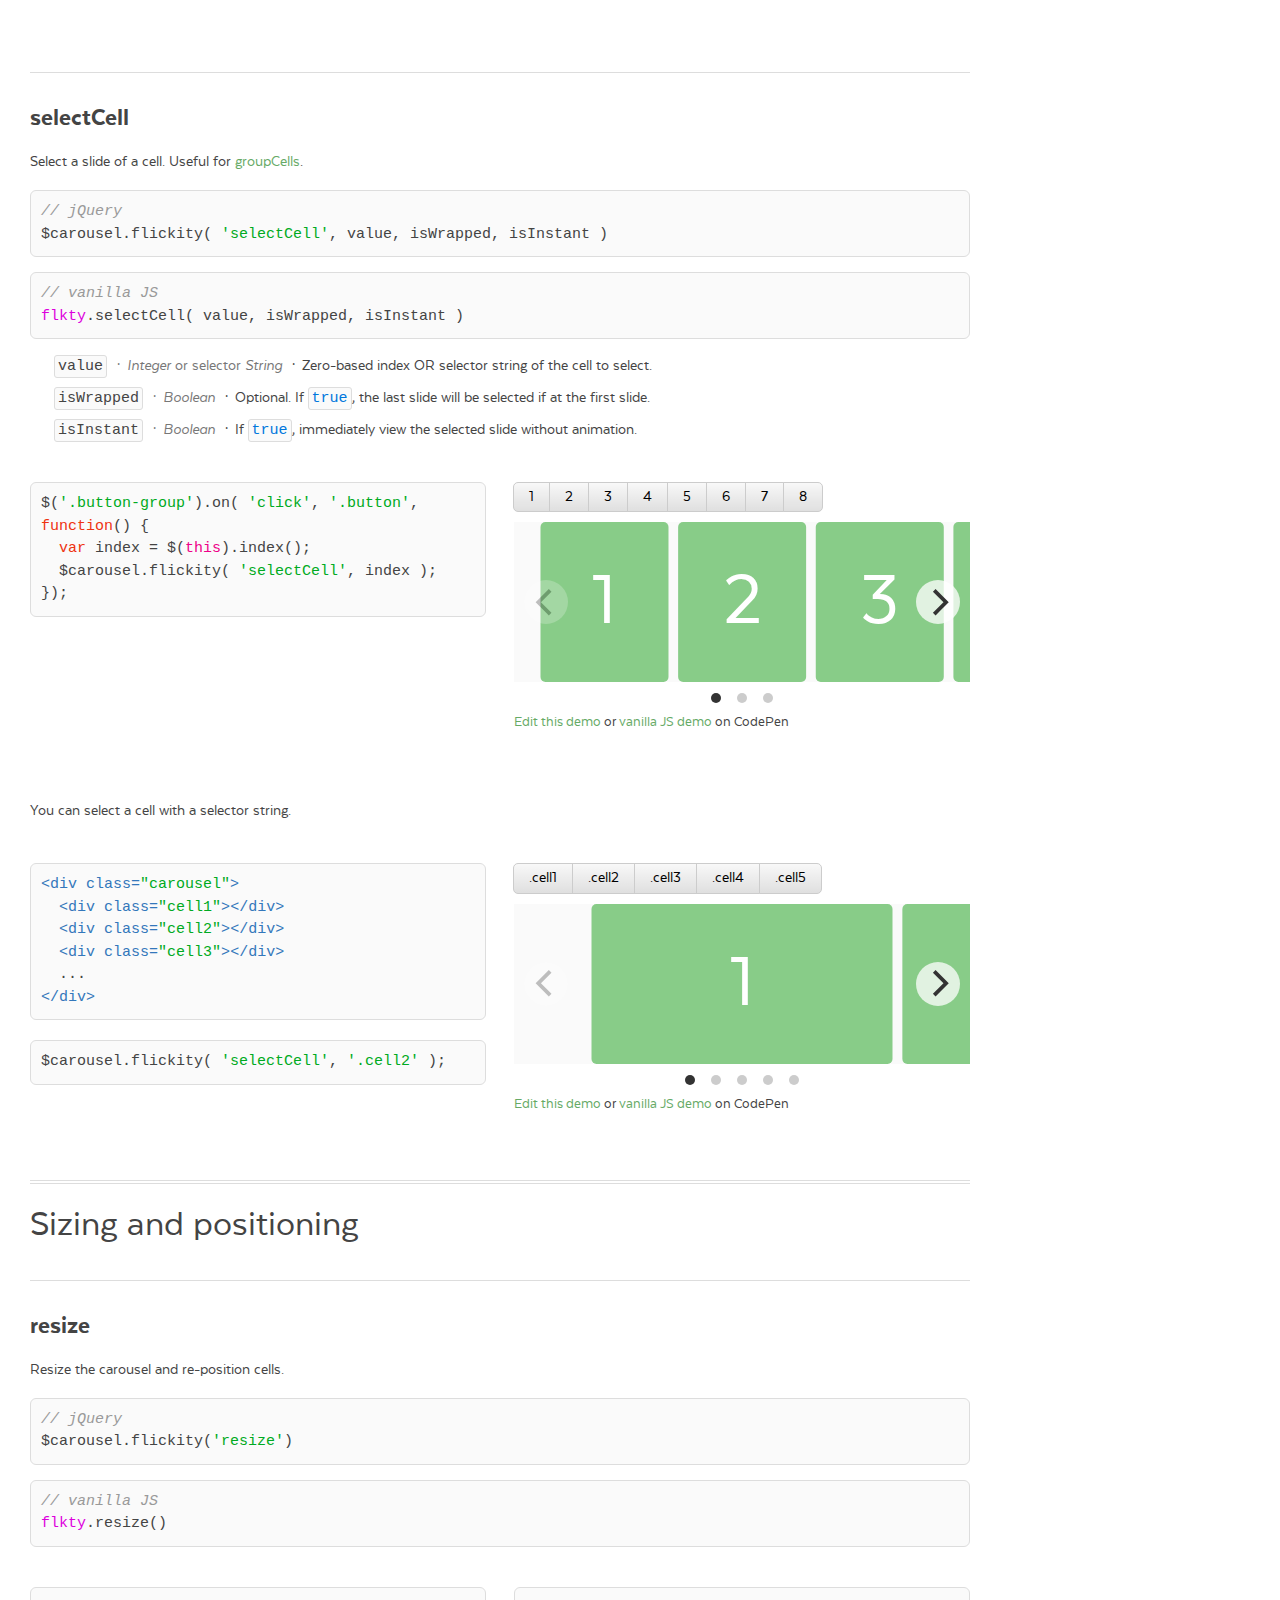
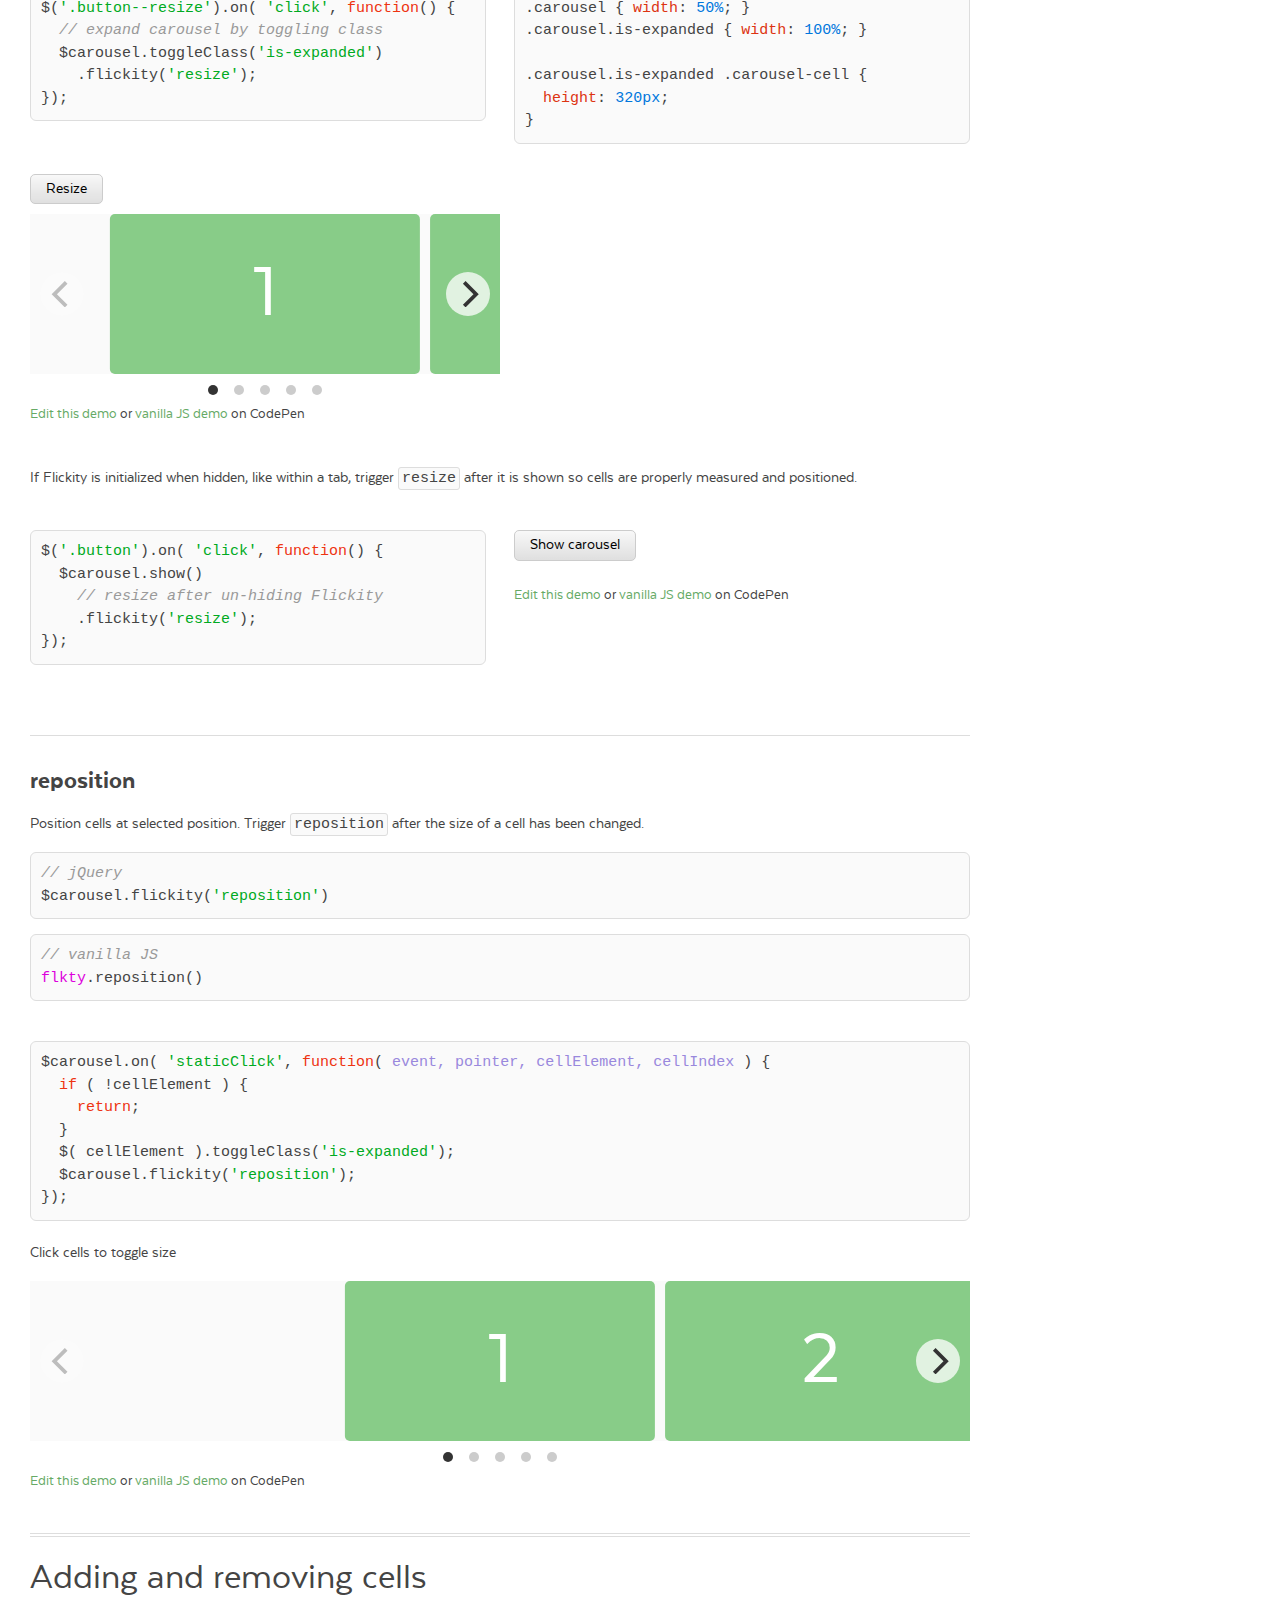
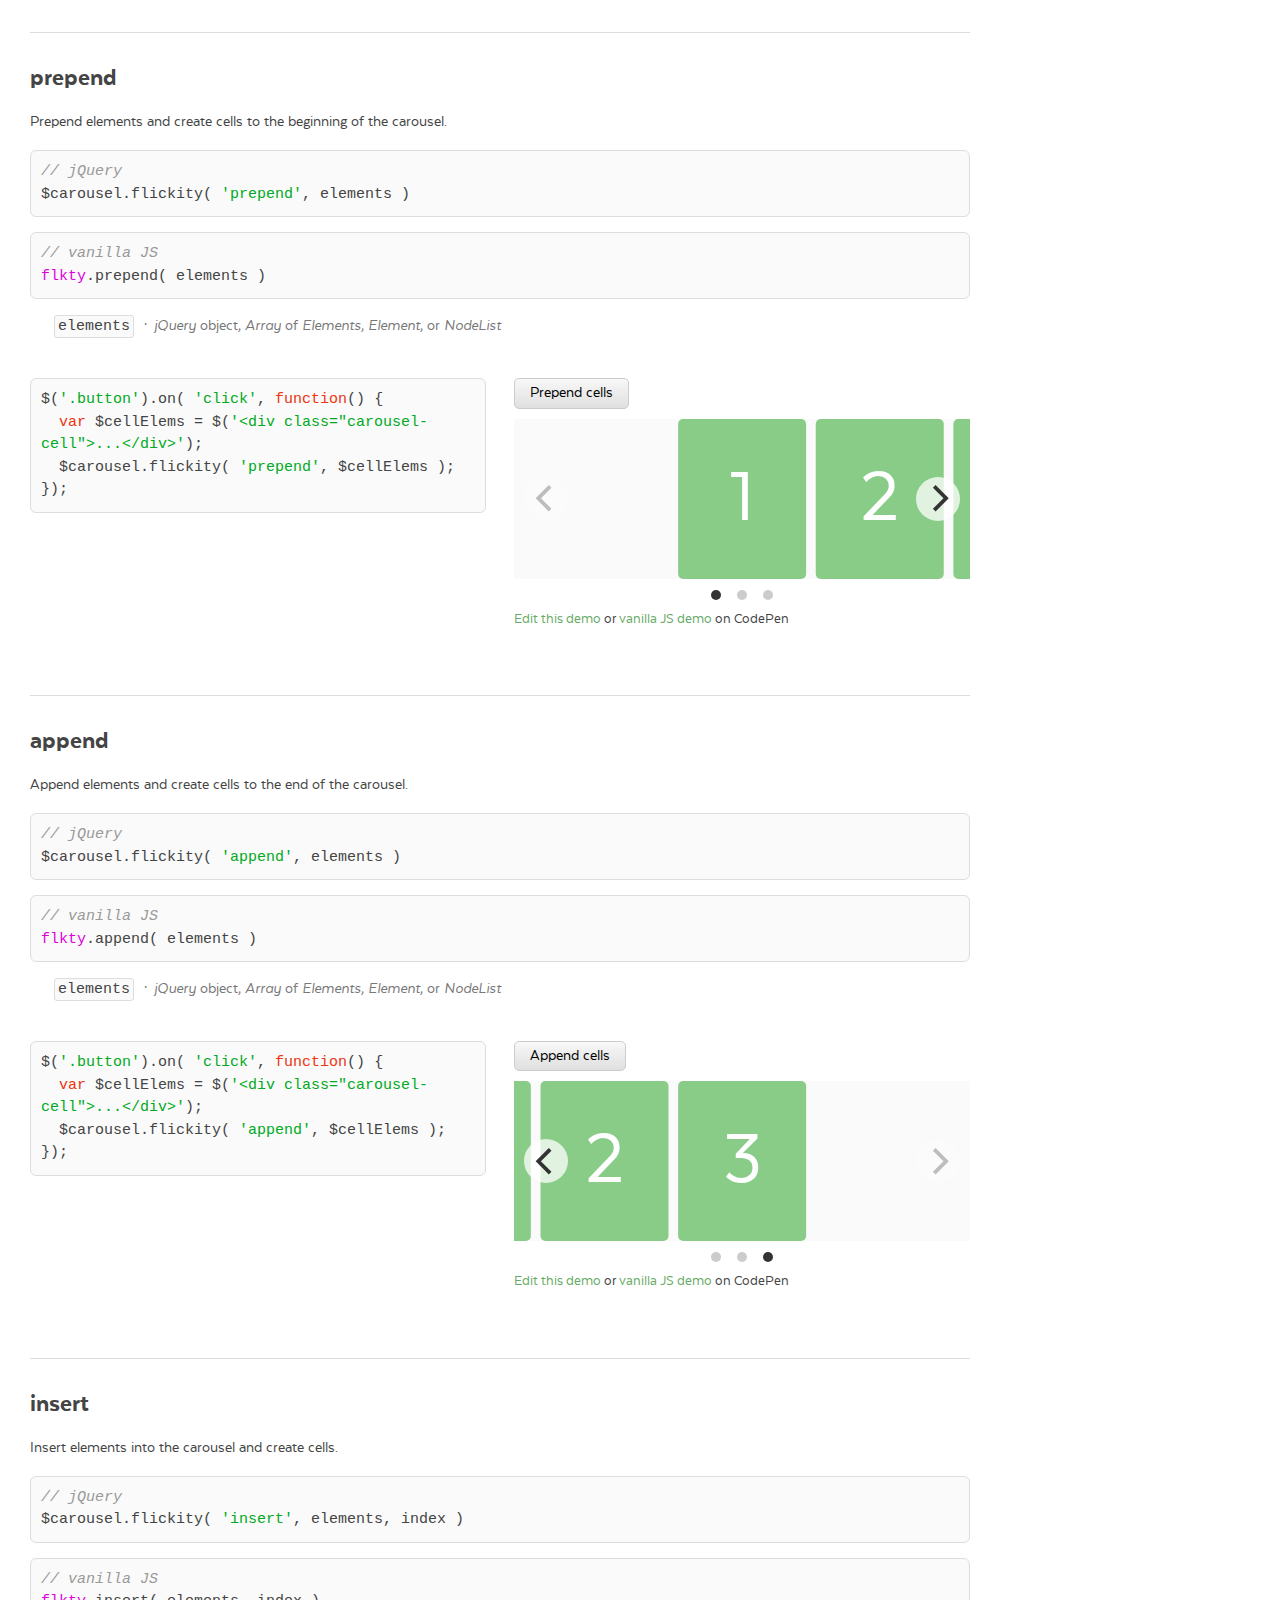
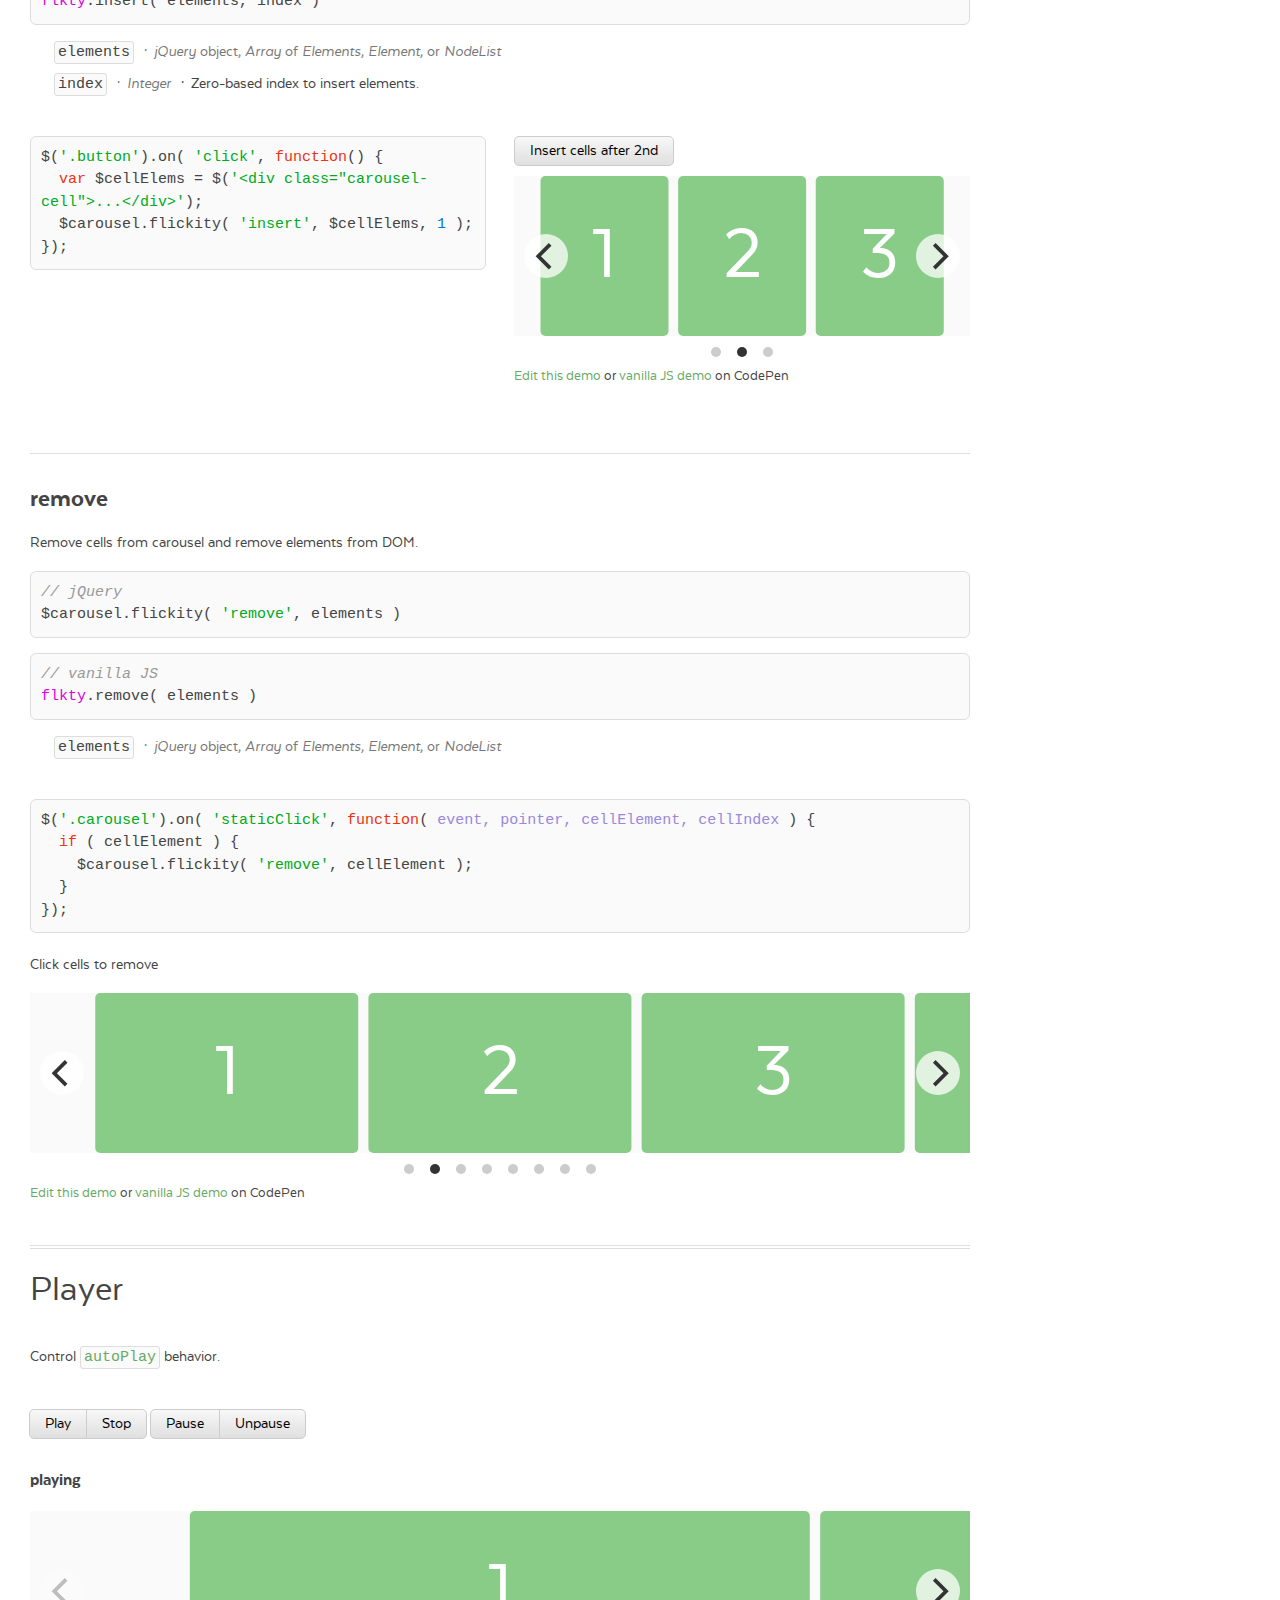
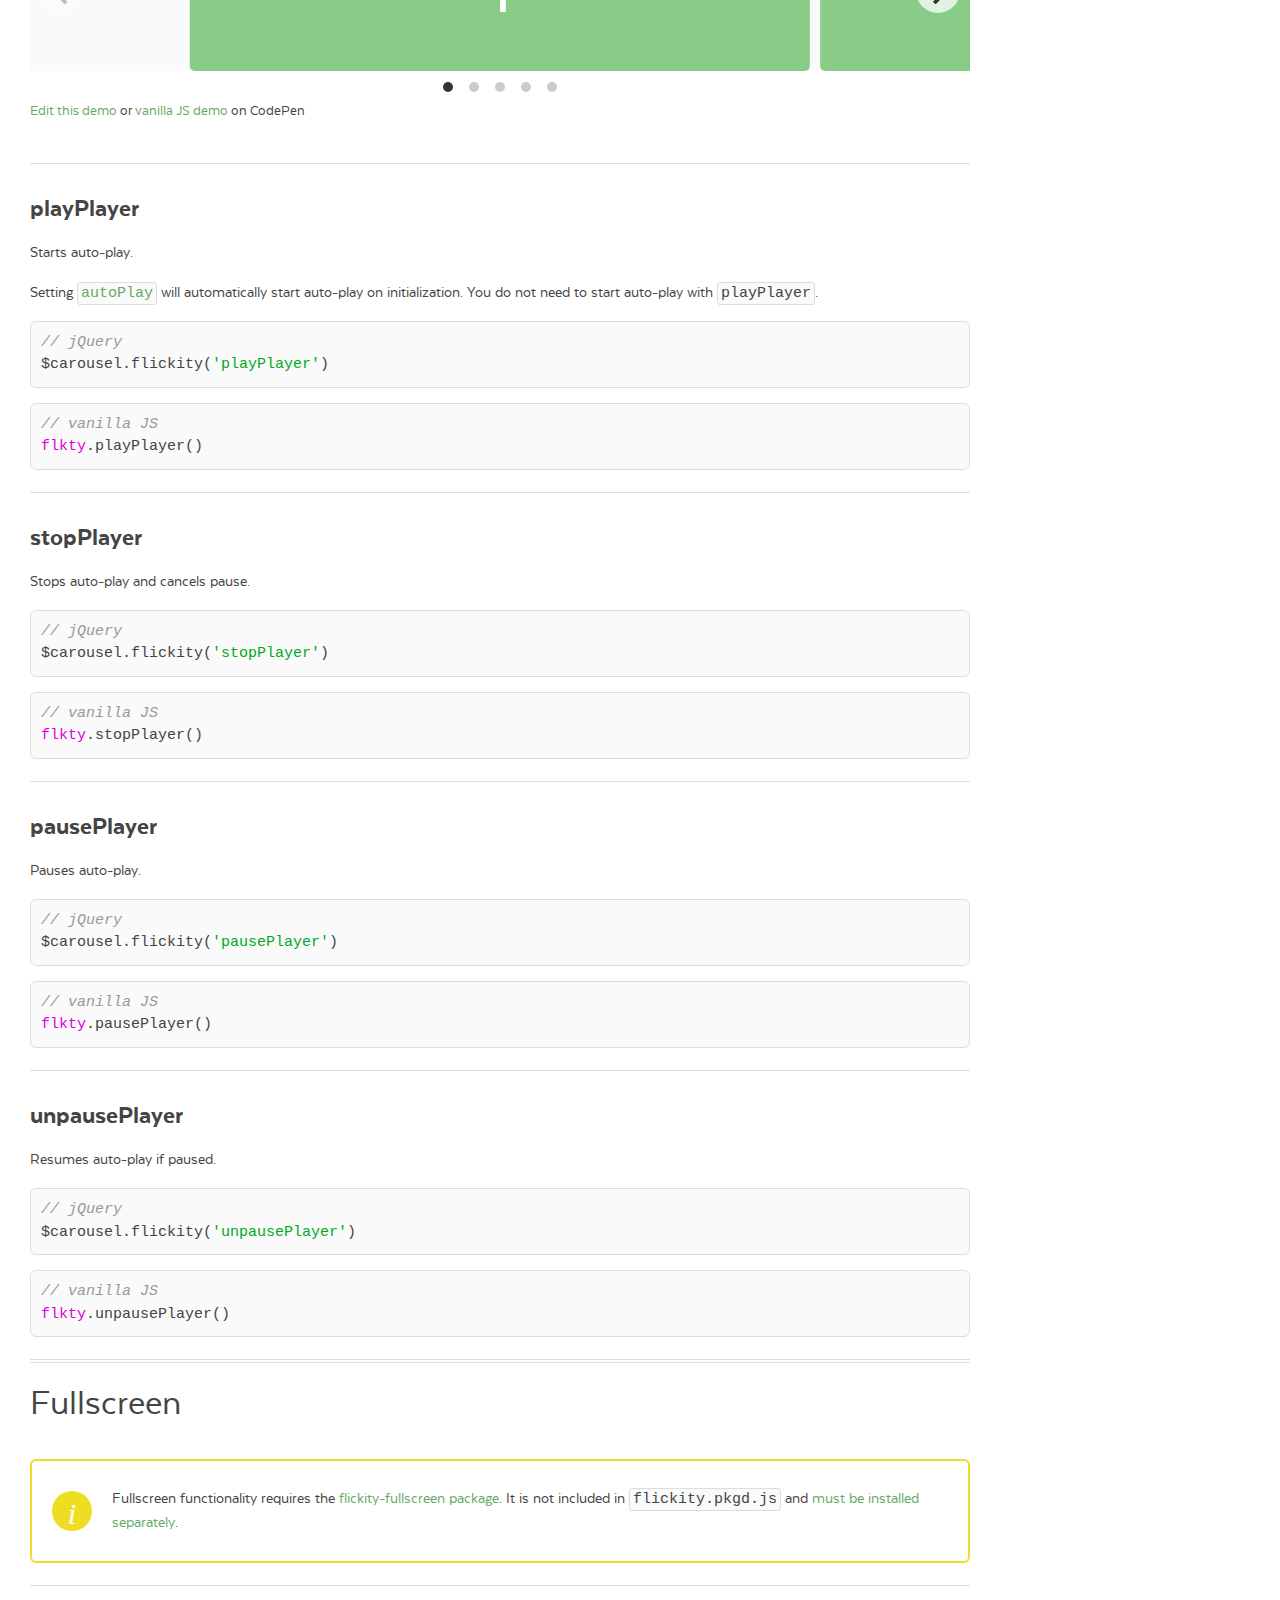
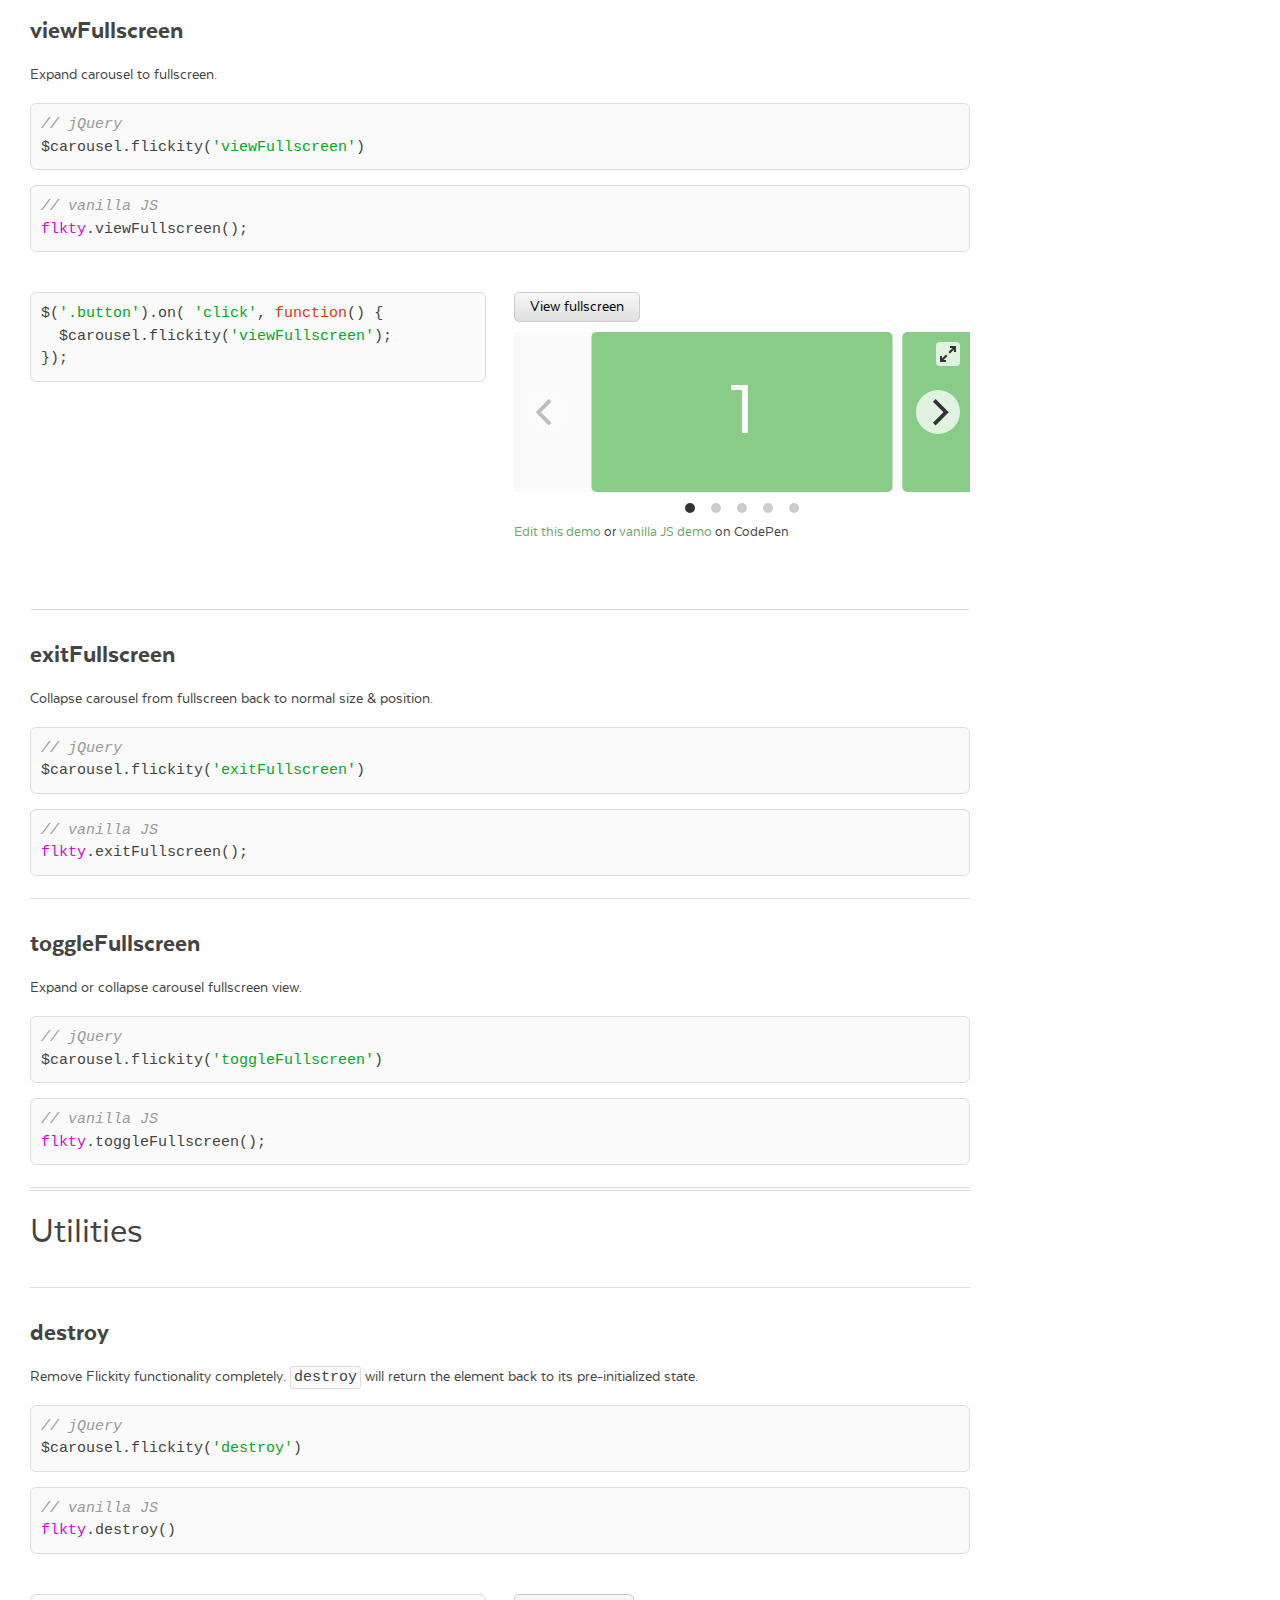
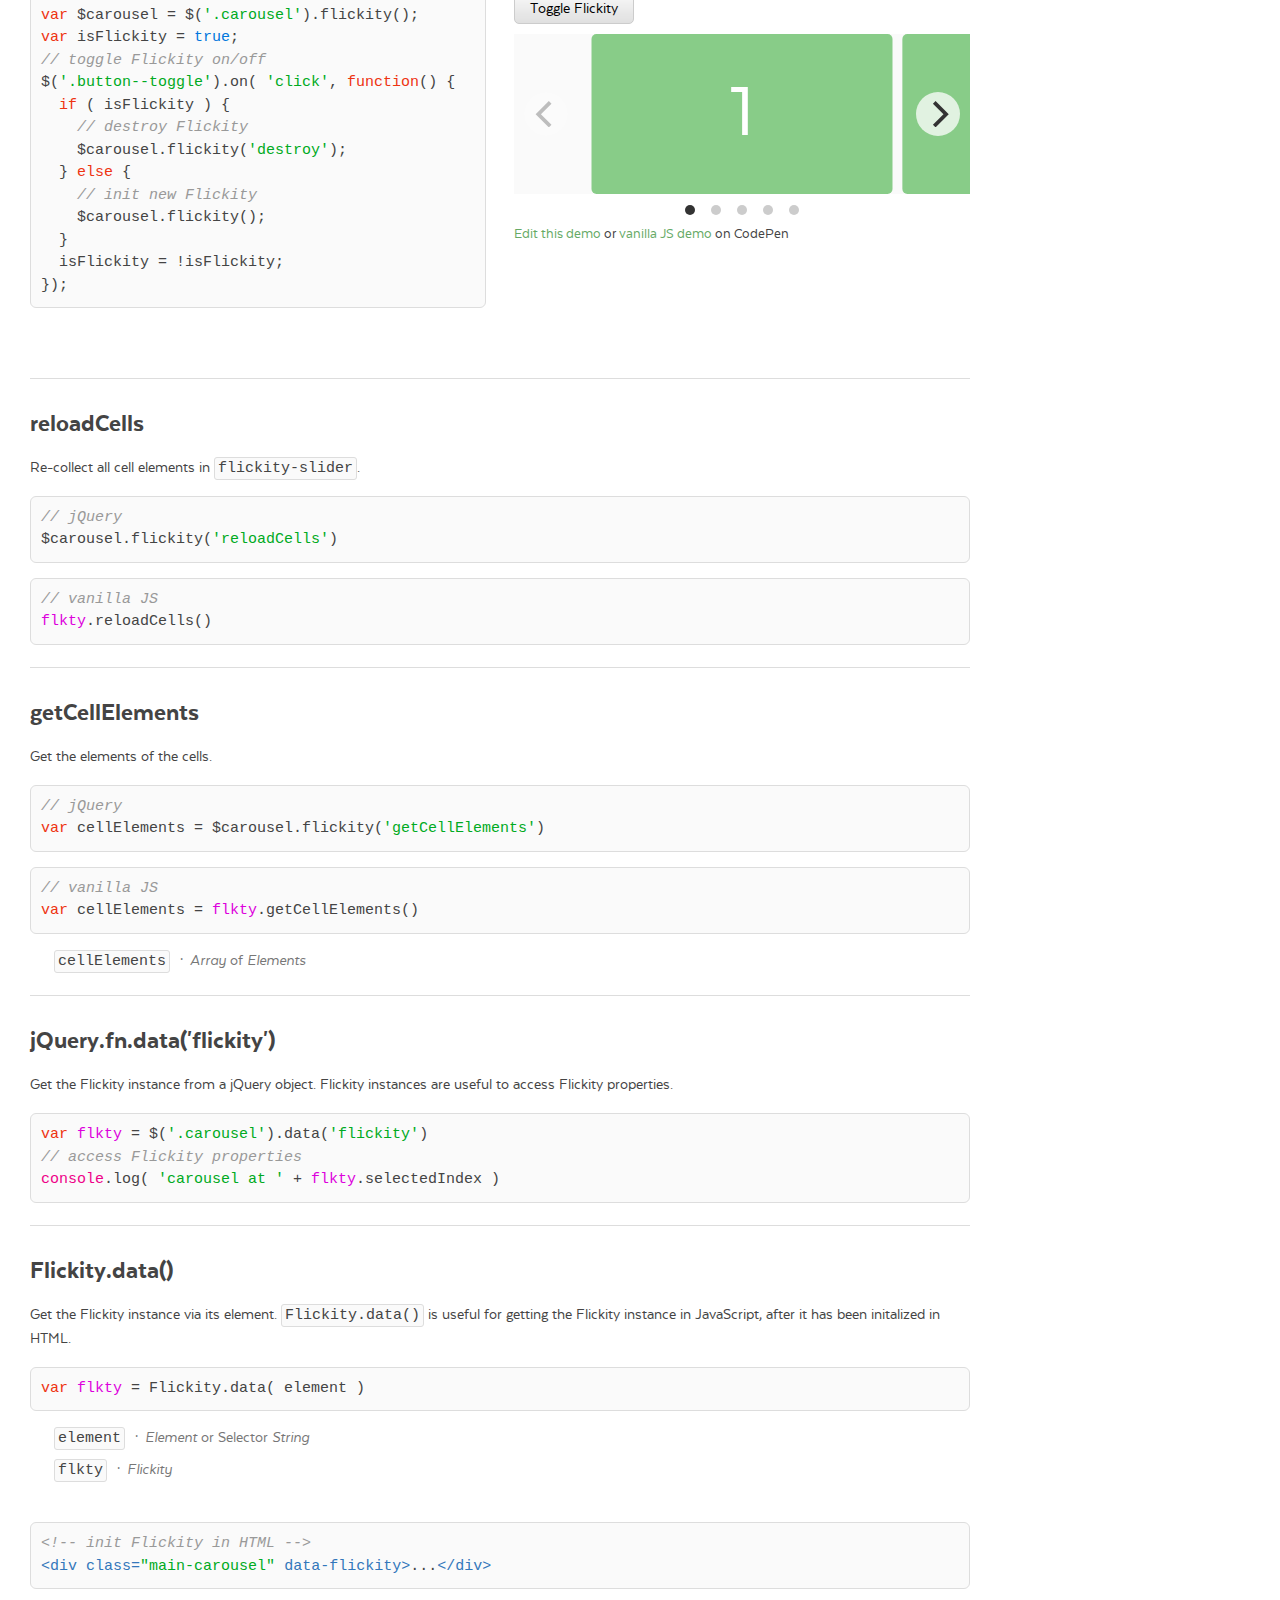
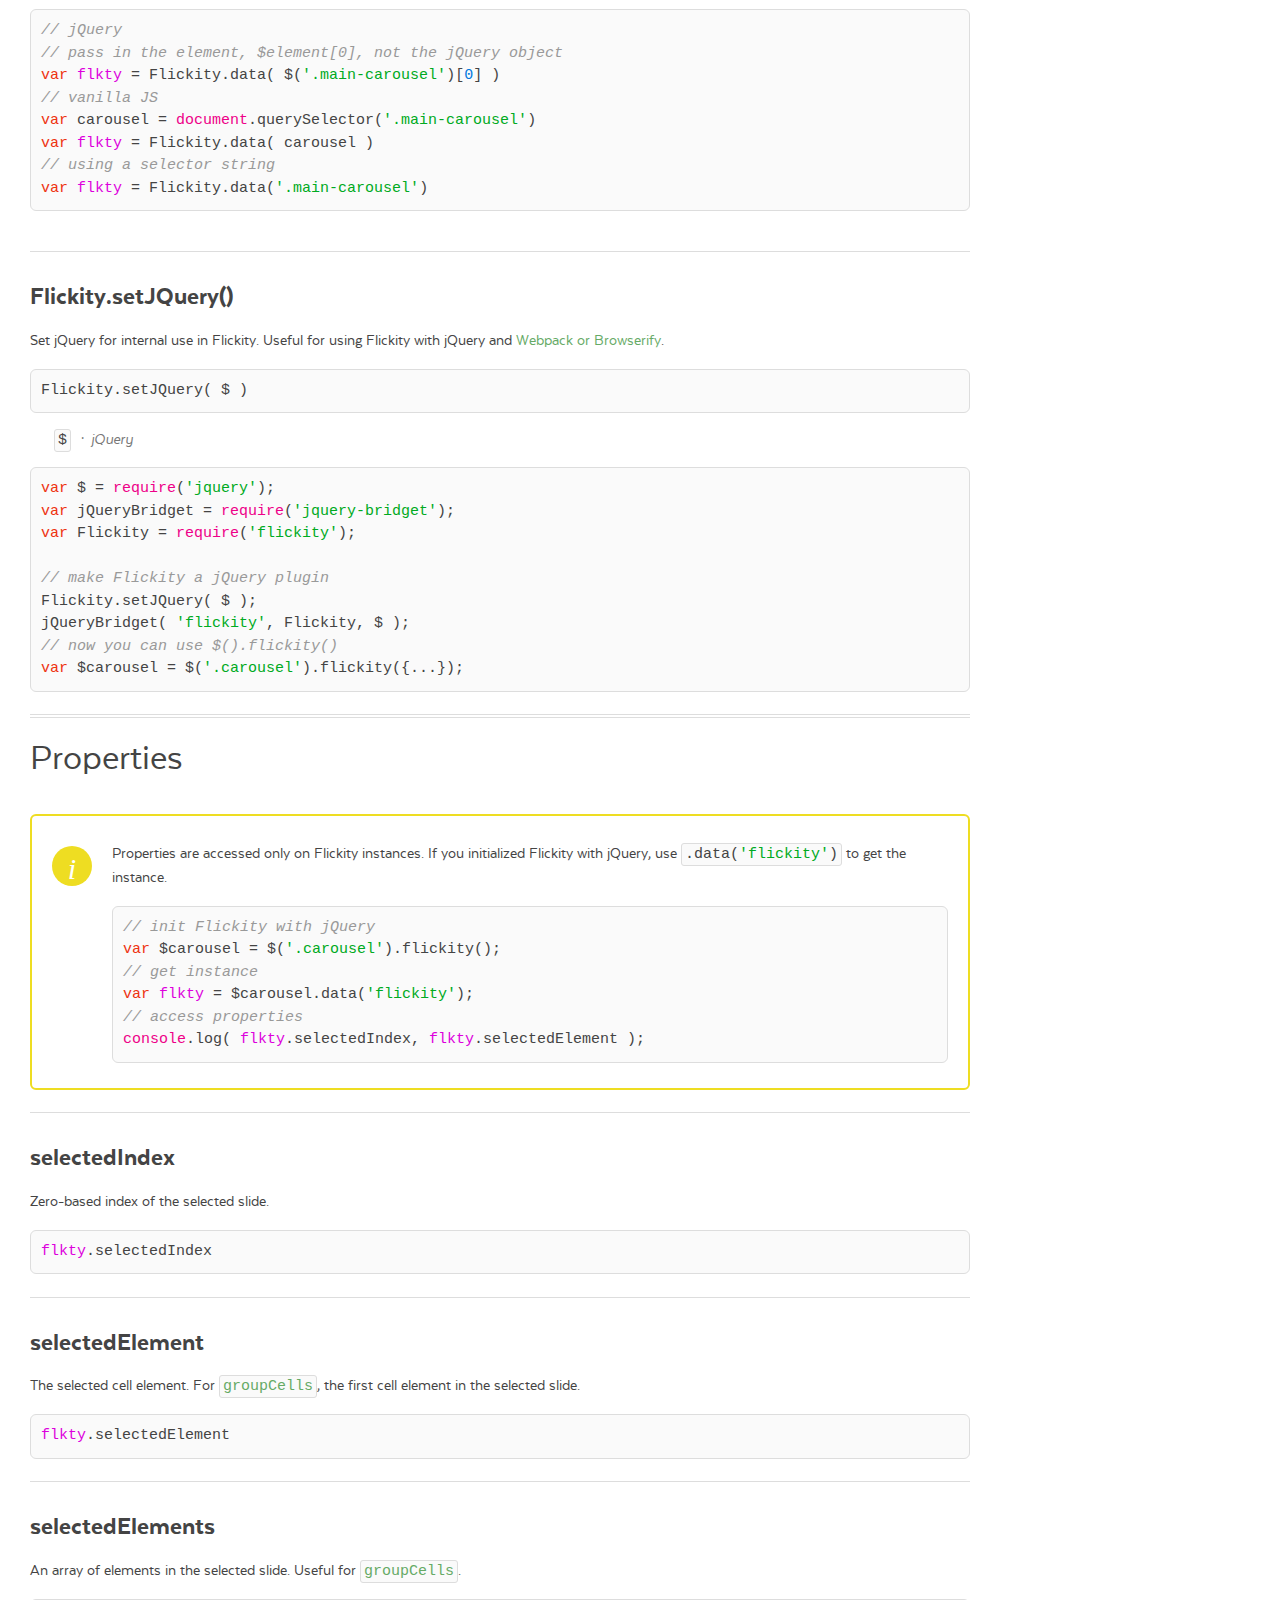
<file: libs/flickity/api.html>
<!DOCTYPE html><html lang="en" class="export"><head>
  <meta charset="utf-8">
  <meta name="description" content="Touch, responsive, flickable carousels">
  <meta name="viewport" content="width=device-width">

  <title>Flickity · API</title>

    <link rel="stylesheet" href="css/flickity-docs.css?6" media="screen">

  <meta name="twitter:card" content="summary">
  <meta name="twitter:site" content="@metafizzyco">
  <meta name="twitter:url" content="https://flickity.metafizzy.co/api.html">
  <meta name="twitter:title" content="Flickity API">
  <meta name="twitter:description" content="Touch, responsive, flickable carousels">

</head>
<body class="page--api">


<nav class="site-nav">
  <div class="container">
    <ul class="site-nav__list">
      <li class="site-nav__item site-nav__item--homepage"><a href=".">Flickity</a></li>
      <li class="site-nav__item site-nav__item--style"><a href="style.html">Style</a></li>
      <li class="site-nav__item site-nav__item--options"><a href="options.html">Options</a></li>
      <li class="site-nav__item site-nav__item--api"><a href="api.html">API</a></li>
      <li class="site-nav__item site-nav__item--events"><a href="events.html">Events</a></li>
      <li class="site-nav__item site-nav__item--extras"><a href="extras.html">Extras</a></li>
      <li class="site-nav__item site-nav__item--license"><a href="license.html">License</a></li>
    </ul>
  </div>
</nav>


<div class="main">
  <div class="container">
      <h1 class="page-title">API</h1>


    <ul class="page-nav" data-js="page-nav">
<li class="page-nav__item page-nav__item--h2"><a href="#methods">Methods</a></li>
<li class="page-nav__item page-nav__item--h2"><a href="#selecting-slides">Selecting slides</a></li>
<li class="page-nav__item page-nav__item--h3"><a href="#select">select</a></li>
<li class="page-nav__item page-nav__item--h3"><a href="#previous">previous</a></li>
<li class="page-nav__item page-nav__item--h3"><a href="#next">next</a></li>
<li class="page-nav__item page-nav__item--h3"><a href="#selectcell">selectCell</a></li>
<li class="page-nav__item page-nav__item--h2"><a href="#sizing-and-positioning">Sizing and positioning</a></li>
<li class="page-nav__item page-nav__item--h3"><a href="#resize">resize</a></li>
<li class="page-nav__item page-nav__item--h3"><a href="#reposition">reposition</a></li>
<li class="page-nav__item page-nav__item--h2"><a href="#adding-and-removing-cells">Adding and removing cells</a></li>
<li class="page-nav__item page-nav__item--h3"><a href="#prepend">prepend</a></li>
<li class="page-nav__item page-nav__item--h3"><a href="#append">append</a></li>
<li class="page-nav__item page-nav__item--h3"><a href="#insert">insert</a></li>
<li class="page-nav__item page-nav__item--h3"><a href="#remove">remove</a></li>
<li class="page-nav__item page-nav__item--h2"><a href="#player">Player</a></li>
<li class="page-nav__item page-nav__item--h3"><a href="#playplayer">playPlayer</a></li>
<li class="page-nav__item page-nav__item--h3"><a href="#stopplayer">stopPlayer</a></li>
<li class="page-nav__item page-nav__item--h3"><a href="#pauseplayer">pausePlayer</a></li>
<li class="page-nav__item page-nav__item--h3"><a href="#unpauseplayer">unpausePlayer</a></li>
<li class="page-nav__item page-nav__item--h2"><a href="#fullscreen">Fullscreen</a></li>
<li class="page-nav__item page-nav__item--h3"><a href="#viewfullscreen">viewFullscreen</a></li>
<li class="page-nav__item page-nav__item--h3"><a href="#exitfullscreen">exitFullscreen</a></li>
<li class="page-nav__item page-nav__item--h3"><a href="#togglefullscreen">toggleFullscreen</a></li>
<li class="page-nav__item page-nav__item--h2"><a href="#utilities">Utilities</a></li>
<li class="page-nav__item page-nav__item--h3"><a href="#destroy">destroy</a></li>
<li class="page-nav__item page-nav__item--h3"><a href="#reloadcells">reloadCells</a></li>
<li class="page-nav__item page-nav__item--h3"><a href="#getcellelements">getCellElements</a></li>
<li class="page-nav__item page-nav__item--h3"><a href="#jquery-fn-data-flickity">jQuery.fn.data('flickity')</a></li>
<li class="page-nav__item page-nav__item--h3"><a href="#flickity-data">Flickity.data()</a></li>
<li class="page-nav__item page-nav__item--h3"><a href="#flickity-setjquery">Flickity.setJQuery()</a></li>
<li class="page-nav__item page-nav__item--h2"><a href="#properties">Properties</a></li>
<li class="page-nav__item page-nav__item--h3"><a href="#selectedindex">selectedIndex</a></li>
<li class="page-nav__item page-nav__item--h3"><a href="#selectedelement">selectedElement</a></li>
<li class="page-nav__item page-nav__item--h3"><a href="#selectedelements">selectedElements</a></li>
<li class="page-nav__item page-nav__item--h3"><a href="#cells">cells</a></li>
<li class="page-nav__item page-nav__item--h3"><a href="#slides">slides</a></li>
</ul>


<h2 id="methods">Methods</h2>

<p>Methods are actions done by Flickity instances.</p>

<p>With jQuery, methods follow the jQuery UI pattern
  <code>$carousel.flickity( <span class="string">'methodName'</span> <span class="comment">/*, arguments */</span> )</code>.</p>

<pre><code class="js"><span class="keyword">var</span> $carousel = $(<span class="string">'.carousel'</span>).flickity()
  .flickity(<span class="string">'next'</span>)
  .flickity( <span class="string">'select'</span>, <span class="number">4</span> );
</code></pre>

<div class="call-out">
  <p>jQuery chaining is broken by methods that return values like <a href="#getcellelements"><code>getCellElements</code></a>.</p>
</div>

<p>Vanilla JavaScript methods look like
  <code>flickity.methodName( <span class="comment">/* arguments */</span> )</code>. Unlike jQuery methods, they cannot be chained together.</p>

<pre><code class="js"><span class="comment">// vanilla JS</span>
<span class="keyword">var</span> <span class="flickity_var">flkty</span> = <span class="keyword">new</span> <span class="flickity_keyword">Flickity</span>(<span class="string">'.carousel'</span>);
<span class="flickity_var">flkty</span>.next();
<span class="flickity_var">flkty</span>.select( <span class="number">3</span> );
</code></pre>

<h2 id="selecting-slides">Selecting slides</h2>

<h3 id="select">select</h3>

<p>Select a slide.</p>

<pre><code class="js"><span class="comment">// jQuery</span>
$carousel.flickity( <span class="string">'select'</span>, index, isWrapped, isInstant )
</code></pre>
<pre><code class="js"><span class="comment">// vanilla JS</span>
<span class="flickity_var">flkty</span>.select( index, isWrapped, isInstant )
</code></pre>

<p class="argument">
  <code class="argument__code">index</code>
  <span class="argument__type"><i>Integer</i></span>
  <span class="argument__description">Zero-based index of the slide to select.</span>
</p>
<p class="argument">
  <code class="argument__code">isWrapped</code>
  <span class="argument__type"><i>Boolean</i></span>
  <span class="argument__description">Optional. If <code><span class="literal">true</span></code>, the last slide will be selected if at the first slide.</span>
</p>
<p class="argument">
  <code class="argument__code">isInstant</code>
  <span class="argument__type"><i>Boolean</i></span>
  <span class="argument__description">If <code><span class="literal">true</span></code>, immediately view the selected slide without animation.</span>
</p>

<div class="example duo">
  <div class="example__code duo__cell">
<pre><code class="js">$(<span class="string">'.button-group'</span>).on( <span class="string">'click'</span>, <span class="string">'.button'</span>, <span class="function"><span class="keyword">function</span>(<span class="params"></span>) </span>{
  <span class="keyword">var</span> index = $(<span class="built_in">this</span>).index();
  $carousel.flickity( <span class="string">'select'</span>, index );
});
</code></pre>
  </div>
  <div class="example__demo duo__cell" data-js="select">
    <div class="button-row button-group">
      <button class="button">1</button>
      <button class="button">2</button>
      <button class="button">3</button>
      <button class="button">4</button>
      <button class="button">5</button>
    </div>
    <div class="carousel">
      <div class="carousel-cell"></div>
      <div class="carousel-cell"></div>
      <div class="carousel-cell"></div>
      <div class="carousel-cell"></div>
      <div class="carousel-cell"></div>
    </div>
    <p class="edit-demo">
        <a href="https://codepen.io/desandro/pen/yyvYeN">Edit this demo</a>
        or <a href="https://codepen.io/desandro/pen/ByYoKM">vanilla JS demo</a> on CodePen
    </p>
  </div>
</div>

<div class="example duo">
  <div class="example__code duo__cell">
<pre><code class="js"><span class="comment">// select cell instantly, without animation</span>
$(<span class="string">'.button-group'</span>).on( <span class="string">'click'</span>, <span class="string">'.button'</span>, <span class="function"><span class="keyword">function</span>(<span class="params"></span>) </span>{
  <span class="keyword">var</span> index = $(<span class="built_in">this</span>).index();
  $carousel.flickity( <span class="string">'select'</span>, index, <span class="literal">false</span>, <span class="literal">true</span> );
});
</code></pre>
  </div>
  <div class="example__demo duo__cell" data-js="select-instant">
    <div class="button-row button-group">
      <button class="button">1</button>
      <button class="button">2</button>
      <button class="button">3</button>
      <button class="button">4</button>
      <button class="button">5</button>
    </div>
    <div class="carousel">
      <div class="carousel-cell"></div>
      <div class="carousel-cell"></div>
      <div class="carousel-cell"></div>
      <div class="carousel-cell"></div>
      <div class="carousel-cell"></div>
    </div>
    <p class="edit-demo">
        <a href="https://codepen.io/desandro/pen/pggQeL">Edit this demo</a>
        or <a href="https://codepen.io/desandro/pen/OMMamp">vanilla JS demo</a> on CodePen
    </p>
  </div>
</div>


<h3 id="previous">previous</h3>

<p>Select the previous slide.</p>

<pre><code class="js"><span class="comment">// jQuery</span>
$carousel.flickity( <span class="string">'previous'</span>, isWrapped, isInstant )
</code></pre>
<pre><code class="js"><span class="comment">// vanilla JS</span>
<span class="flickity_var">flkty</span>.previous( isWrapped, isInstant )
</code></pre>

<p class="argument">
  <code class="argument__code">isWrapped</code>
  <span class="argument__type"><i>Boolean</i></span>
  <span class="argument__description">Optional. If <code><span class="literal">true</span></code>, the last slide will be selected if at the first slide.</span>
</p>
<p class="argument">
  <code class="argument__code">isInstant</code>
  <span class="argument__type"><i>Boolean</i></span>
  <span class="argument__description">If <code><span class="literal">true</span></code>, immediately view the selected slide without animation.</span>
</p>

<div class="example duo">
  <div class="example__code duo__cell">
<pre><code class="js"><span class="comment">// previous</span>
$(<span class="string">'.button--previous'</span>).on( <span class="string">'click'</span>, <span class="function"><span class="keyword">function</span>(<span class="params"></span>) </span>{
  $carousel.flickity(<span class="string">'previous'</span>);
});
<span class="comment">// previous wrapped</span>
$(<span class="string">'.button--previous-wrapped'</span>).on( <span class="string">'click'</span>, <span class="function"><span class="keyword">function</span>(<span class="params"></span>) </span>{
  $carousel.flickity( <span class="string">'previous'</span>, <span class="literal">true</span> );
});
</code></pre>
  </div>
  <div class="example__demo duo__cell" data-js="previous">
    <div class="button-row">
      <button class="button button--previous">Previous</button>
      <button class="button button--previous-wrapped">Previous wrapped</button>
    </div>
    <div class="carousel">
      <div class="carousel-cell"></div>
      <div class="carousel-cell"></div>
      <div class="carousel-cell"></div>
      <div class="carousel-cell"></div>
      <div class="carousel-cell"></div>
    </div>
    <p class="edit-demo">
        <a href="https://codepen.io/desandro/pen/emVpdz">Edit this demo</a>
        or <a href="https://codepen.io/desandro/pen/PwQPGX">vanilla JS demo</a> on CodePen
    </p>
  </div>
</div>


<h3 id="next">next</h3>

<p>Select the next slide.</p>

<pre><code class="js"><span class="comment">// jQuery</span>
$carousel.flickity( <span class="string">'next'</span>, isWrapped, isInstant )
</code></pre>
<pre><code class="js"><span class="comment">// vanilla JS</span>
<span class="flickity_var">flkty</span>.next( isWrapped, isInstant )
</code></pre>

<p class="argument">
  <code class="argument__code">isWrapped</code>
  <span class="argument__type"><i>Boolean</i></span>
  <span class="argument__description">Optional. If <code><span class="literal">true</span></code>, the first slide will be selected if at the last slide.</span>
</p>
<p class="argument">
  <code class="argument__code">isInstant</code>
  <span class="argument__type"><i>Boolean</i></span>
  <span class="argument__description">If <code><span class="literal">true</span></code>, immediately view the selected slide without animation.</span>
</p>

<div class="example duo">
  <div class="example__code duo__cell">
<pre><code class="js"><span class="comment">// next</span>
$(<span class="string">'.button--next'</span>).on( <span class="string">'click'</span>, <span class="function"><span class="keyword">function</span>(<span class="params"></span>) </span>{
  $carousel.flickity(<span class="string">'next'</span>);
});
<span class="comment">// next wrapped</span>
$(<span class="string">'.button--next-wrapped'</span>).on( <span class="string">'click'</span>, <span class="function"><span class="keyword">function</span>(<span class="params"></span>) </span>{
  $carousel.flickity( <span class="string">'next'</span>, <span class="literal">true</span> );
});
</code></pre>
  </div>
  <div class="example__demo duo__cell" data-js="next">
    <div class="button-row">
      <button class="button button--next">Next</button>
      <button class="button button--next-wrapped">Next wrapped</button>
    </div>
    <div class="carousel">
      <div class="carousel-cell"></div>
      <div class="carousel-cell"></div>
      <div class="carousel-cell"></div>
      <div class="carousel-cell"></div>
      <div class="carousel-cell"></div>
    </div>
    <p class="edit-demo">
        <a href="https://codepen.io/desandro/pen/JopYby">Edit this demo</a>
        or <a href="https://codepen.io/desandro/pen/gbvaLQ">vanilla JS demo</a> on CodePen
    </p>
  </div>
</div>


<h3 id="selectcell">selectCell</h3>

<p>Select a slide of a cell. Useful for <a href="options.html#groupcells">groupCells</a>.</p>

<pre><code class="js"><span class="comment">// jQuery</span>
$carousel.flickity( <span class="string">'selectCell'</span>, value, isWrapped, isInstant )
</code></pre>
<pre><code class="js"><span class="comment">// vanilla JS</span>
<span class="flickity_var">flkty</span>.selectCell( value, isWrapped, isInstant )
</code></pre>

<p class="argument">
  <code class="argument__code">value</code>
  <span class="argument__type"><i>Integer</i> or selector <i>String</i></span>
  <span class="argument__description">Zero-based index OR selector string of the cell to select.</span>
</p>
<p class="argument">
  <code class="argument__code">isWrapped</code>
  <span class="argument__type"><i>Boolean</i></span>
  <span class="argument__description">Optional. If <code><span class="literal">true</span></code>, the last slide will be selected if at the first slide.</span>
</p>
<p class="argument">
  <code class="argument__code">isInstant</code>
  <span class="argument__type"><i>Boolean</i></span>
  <span class="argument__description">If <code><span class="literal">true</span></code>, immediately view the selected slide without animation.</span>
</p>

<div class="example duo">
  <div class="example__code duo__cell">
<pre><code class="js">$(<span class="string">'.button-group'</span>).on( <span class="string">'click'</span>, <span class="string">'.button'</span>, <span class="function"><span class="keyword">function</span>(<span class="params"></span>) </span>{
  <span class="keyword">var</span> index = $(<span class="built_in">this</span>).index();
  $carousel.flickity( <span class="string">'selectCell'</span>, index );
});
</code></pre>
  </div>
  <div class="example__demo duo__cell" data-js="select-cell">
    <div class="button-row button-group">
      <button class="button">1</button>
      <button class="button">2</button>
      <button class="button">3</button>
      <button class="button">4</button>
      <button class="button">5</button>
      <button class="button">6</button>
      <button class="button">7</button>
      <button class="button">8</button>
    </div>
    <div class="carousel carousel--show-several">
      <div class="carousel-cell"></div>
      <div class="carousel-cell"></div>
      <div class="carousel-cell"></div>
      <div class="carousel-cell"></div>
      <div class="carousel-cell"></div>
      <div class="carousel-cell"></div>
      <div class="carousel-cell"></div>
      <div class="carousel-cell"></div>
    </div>
    <p class="edit-demo">
        <a href="https://codepen.io/desandro/pen/KrXgyZ">Edit this demo</a>
        or <a href="https://codepen.io/desandro/pen/vKZXpK">vanilla JS demo</a> on CodePen
    </p>
  </div>
</div>

<p>You can select a cell with a selector string.</p>

<div class="example duo">
  <div class="example__code duo__cell">
<pre><code class="html"><span class="tag">&lt;<span class="name">div</span> <span class="attr">class</span>=<span class="string">"carousel"</span>&gt;</span>
  <span class="tag">&lt;<span class="name">div</span> <span class="attr">class</span>=<span class="string">"cell1"</span>&gt;</span><span class="tag">&lt;/<span class="name">div</span>&gt;</span>
  <span class="tag">&lt;<span class="name">div</span> <span class="attr">class</span>=<span class="string">"cell2"</span>&gt;</span><span class="tag">&lt;/<span class="name">div</span>&gt;</span>
  <span class="tag">&lt;<span class="name">div</span> <span class="attr">class</span>=<span class="string">"cell3"</span>&gt;</span><span class="tag">&lt;/<span class="name">div</span>&gt;</span>
  ...
<span class="tag">&lt;/<span class="name">div</span>&gt;</span>
</code></pre>

<pre><code class="js">$carousel.flickity( <span class="string">'selectCell'</span>, <span class="string">'.cell2'</span> );
</code></pre>
  </div>
  <div class="example__demo duo__cell" data-js="select-cell">
    <div class="button-row button-group">
      <button class="button" data-selector=".cell1">.cell1</button>
      <button class="button" data-selector=".cell2">.cell2</button>
      <button class="button" data-selector=".cell3">.cell3</button>
      <button class="button" data-selector=".cell4">.cell4</button>
      <button class="button" data-selector=".cell5">.cell5</button>
    </div>
    <div class="carousel">
      <div class="carousel-cell cell1"></div>
      <div class="carousel-cell cell2"></div>
      <div class="carousel-cell cell3"></div>
      <div class="carousel-cell cell4"></div>
      <div class="carousel-cell cell5"></div>
    </div>
    <p class="edit-demo">
        <a href="https://codepen.io/desandro/pen/rLGrpQ">Edit this demo</a>
        or <a href="https://codepen.io/desandro/pen/mEBAXR">vanilla JS demo</a> on CodePen
    </p>
  </div>
</div>


<h2 id="sizing-and-positioning">Sizing and positioning</h2>


<h3 id="resize">resize</h3>

<p>Resize the carousel and re-position cells.</p>

<pre><code class="js"><span class="comment">// jQuery</span>
$carousel.flickity(<span class="string">'resize'</span>)
</code></pre>
<pre><code class="js"><span class="comment">// vanilla JS</span>
<span class="flickity_var">flkty</span>.resize()
</code></pre>

<div class="example">
  <div class="example__code">
    <div class="duo">
      <div class="duo__cell">
<pre><code class="js">$(<span class="string">'.button--resize'</span>).on( <span class="string">'click'</span>, <span class="function"><span class="keyword">function</span>(<span class="params"></span>) </span>{
  <span class="comment">// expand carousel by toggling class</span>
  $carousel.toggleClass(<span class="string">'is-expanded'</span>)
    .flickity(<span class="string">'resize'</span>);
});
</code></pre>
      </div>
      <div class="duo__cell">
<pre><code class="css"><span class="selector-class">.carousel</span> { <span class="attribute">width</span>: <span class="number">50%</span>; }
<span class="selector-class">.carousel</span><span class="selector-class">.is-expanded</span> { <span class="attribute">width</span>: <span class="number">100%</span>; }

<span class="selector-class">.carousel</span><span class="selector-class">.is-expanded</span> <span class="selector-class">.carousel-cell</span> {
  <span class="attribute">height</span>: <span class="number">320px</span>;
}
</code></pre>
      </div>
    </div>

  </div>
  <div class="example__demo" data-js="resize">
    <div class="button-row">
      <button class="button button--resize">Resize</button>
    </div>
    <div class="carousel carousel--resize">
      <div class="carousel-cell"></div>
      <div class="carousel-cell"></div>
      <div class="carousel-cell"></div>
      <div class="carousel-cell"></div>
      <div class="carousel-cell"></div>
    </div>
    <p class="edit-demo">
        <a href="https://codepen.io/desandro/pen/XJZmMp">Edit this demo</a>
        or <a href="https://codepen.io/desandro/pen/NPyGjQ">vanilla JS demo</a> on CodePen
    </p>
  </div>
</div>

<p>If Flickity is initialized when hidden, like within a tab, trigger <code>resize</code> after it is shown so cells are properly measured and positioned.</p>

<div class="duo example">
  <div class="duo__cell example__code">
<pre><code class="js">$(<span class="string">'.button'</span>).on( <span class="string">'click'</span>, <span class="function"><span class="keyword">function</span>(<span class="params"></span>) </span>{
  $carousel.show()
    <span class="comment">// resize after un-hiding Flickity</span>
    .flickity(<span class="string">'resize'</span>);
});
</code></pre>
  </div>
  <div class="duo__cell example__demo" data-js="resize-show">
    <div class="button-row">
      <button class="button">Show carousel</button>
    </div>
    <div class="carousel" style="display: none;">
      <div class="carousel-cell"></div>
      <div class="carousel-cell"></div>
      <div class="carousel-cell"></div>
      <div class="carousel-cell"></div>
      <div class="carousel-cell"></div>
    </div>
    <p class="edit-demo">
        <a href="https://codepen.io/desandro/pen/eNvdoo">Edit this demo</a>
        or <a href="https://codepen.io/desandro/pen/gpmLYG">vanilla JS demo</a> on CodePen
    </p>
  </div>
</div>


<h3 id="reposition">reposition</h3>

<p>Position cells at selected position. Trigger <code>reposition</code> after the size of a cell has been changed.</p>

<pre><code class="js"><span class="comment">// jQuery</span>
$carousel.flickity(<span class="string">'reposition'</span>)
</code></pre>
<pre><code class="js"><span class="comment">// vanilla JS</span>
<span class="flickity_var">flkty</span>.reposition()
</code></pre>

<div class="example">
  <div class="example__code">
<pre><code class="js">$carousel.on( <span class="string">'staticClick'</span>, <span class="function"><span class="keyword">function</span>(<span class="params"> event, pointer, cellElement, cellIndex </span>) </span>{
  <span class="keyword">if</span> ( !cellElement ) {
    <span class="keyword">return</span>;
  }
  $( cellElement ).toggleClass(<span class="string">'is-expanded'</span>);
  $carousel.flickity(<span class="string">'reposition'</span>);
});
</code></pre>
  </div>
  <div class="example__demo" data-js="reposition">
    <p class="example__demo__instruction">Click cells to toggle size</p>
    <div class="carousel carousel--reposition">
      <div class="carousel-cell"></div>
      <div class="carousel-cell"></div>
      <div class="carousel-cell"></div>
      <div class="carousel-cell"></div>
      <div class="carousel-cell"></div>
    </div>
    <p class="edit-demo">
        <a href="https://codepen.io/desandro/pen/zxRvdw">Edit this demo</a>
        or <a href="https://codepen.io/desandro/pen/vEdgOR">vanilla JS demo</a> on CodePen
    </p>
  </div>
</div>



<h2 id="adding-and-removing-cells">Adding and removing cells</h2>

<h3 id="prepend">prepend</h3>

<p>Prepend elements and create cells to the beginning of the carousel.</p>

<pre><code class="js"><span class="comment">// jQuery</span>
$carousel.flickity( <span class="string">'prepend'</span>, elements )
</code></pre>
<pre><code class="js"><span class="comment">// vanilla JS</span>
<span class="flickity_var">flkty</span>.prepend( elements )
</code></pre>

<p class="argument">
  <code class="argument__code">elements</code>
  <span class="argument__type"><i>jQuery</i> object, <i>Array</i> of <i>Elements</i>, <i>Element</i>, or <i>NodeList</i></span>
</p>

<div class="duo example">
  <div class="duo__cell example__code">
<pre><code class="js">$(<span class="string">'.button'</span>).on( <span class="string">'click'</span>, <span class="function"><span class="keyword">function</span>(<span class="params"></span>) </span>{
  <span class="keyword">var</span> $cellElems = $(<span class="string">'&lt;div class="carousel-cell"&gt;...&lt;/div&gt;'</span>);
  $carousel.flickity( <span class="string">'prepend'</span>, $cellElems );
});
</code></pre>
  </div>
  <div class="duo__cell example__demo" data-js="prepend">
    <div class="button-row">
      <button class="button">Prepend cells</button>
    </div>
    <div class="carousel carousel--not-counting carousel--show-several">
      <div class="carousel-cell">
        <span class="carousel-cell__number">1</span>
      </div>
      <div class="carousel-cell">
        <span class="carousel-cell__number">2</span>
      </div>
      <div class="carousel-cell">
        <span class="carousel-cell__number">3</span>
      </div>
    </div>
    <p class="edit-demo">
        <a href="https://codepen.io/desandro/pen/XJZpMN">Edit this demo</a>
        or <a href="https://codepen.io/desandro/pen/VYQPWx">vanilla JS demo</a> on CodePen
    </p>
  </div>
</div>


<h3 id="append">append</h3>

<p>Append elements and create cells to the end of the carousel.</p>

<pre><code class="js"><span class="comment">// jQuery</span>
$carousel.flickity( <span class="string">'append'</span>, elements )
</code></pre>
<pre><code class="js"><span class="comment">// vanilla JS</span>
<span class="flickity_var">flkty</span>.append( elements )
</code></pre>

<p class="argument">
  <code class="argument__code">elements</code>
  <span class="argument__type"><i>jQuery</i> object, <i>Array</i> of <i>Elements</i>, <i>Element</i>, or <i>NodeList</i></span>
</p>

<div class="duo example">
  <div class="duo__cell example__code">
<pre><code class="js">$(<span class="string">'.button'</span>).on( <span class="string">'click'</span>, <span class="function"><span class="keyword">function</span>(<span class="params"></span>) </span>{
  <span class="keyword">var</span> $cellElems = $(<span class="string">'&lt;div class="carousel-cell"&gt;...&lt;/div&gt;'</span>);
  $carousel.flickity( <span class="string">'append'</span>, $cellElems );
});
</code></pre>
  </div>
  <div class="duo__cell example__demo" data-js="append">
    <div class="button-row">
      <button class="button">Append cells</button>
    </div>
    <div class="carousel carousel--not-counting carousel--show-several">
      <div class="carousel-cell">
        <span class="carousel-cell__number">1</span>
      </div>
      <div class="carousel-cell">
        <span class="carousel-cell__number">2</span>
      </div>
      <div class="carousel-cell">
        <span class="carousel-cell__number">3</span>
      </div>
    </div>
    <p class="edit-demo">
        <a href="https://codepen.io/desandro/pen/qExRVp">Edit this demo</a>
        or <a href="https://codepen.io/desandro/pen/OPQWOG">vanilla JS demo</a> on CodePen
    </p>
  </div>
</div>


<h3 id="insert">insert</h3>

<p>Insert elements into the carousel and create cells.</p>

<pre><code class="js"><span class="comment">// jQuery</span>
$carousel.flickity( <span class="string">'insert'</span>, elements, index )
</code></pre>
<pre><code class="js"><span class="comment">// vanilla JS</span>
<span class="flickity_var">flkty</span>.insert( elements, index )
</code></pre>

<p class="argument">
  <code class="argument__code">elements</code>
  <span class="argument__type"><i>jQuery</i> object, <i>Array</i> of <i>Elements</i>, <i>Element</i>, or <i>NodeList</i></span>
</p>

<p class="argument">
  <code class="argument__code">index</code>
  <span class="argument__type"><i>Integer</i></span>
  <span class="argument__description">Zero-based index to insert elements.</span>
</p>

<div class="duo example">
  <div class="duo__cell example__code">
<pre><code class="js">$(<span class="string">'.button'</span>).on( <span class="string">'click'</span>, <span class="function"><span class="keyword">function</span>(<span class="params"></span>) </span>{
  <span class="keyword">var</span> $cellElems = $(<span class="string">'&lt;div class="carousel-cell"&gt;...&lt;/div&gt;'</span>);
  $carousel.flickity( <span class="string">'insert'</span>, $cellElems, <span class="number">1</span> );
});
</code></pre>
  </div>
  <div class="duo__cell example__demo" data-js="insert">
    <div class="button-row">
      <button class="button">Insert cells after 2nd</button>
    </div>
    <div class="carousel carousel--not-counting carousel--show-several">
      <div class="carousel-cell">
        <span class="carousel-cell__number">1</span>
      </div>
      <div class="carousel-cell">
        <span class="carousel-cell__number">2</span>
      </div>
      <div class="carousel-cell">
        <span class="carousel-cell__number">3</span>
      </div>
    </div>
    <p class="edit-demo">
        <a href="https://codepen.io/desandro/pen/YPeNYj">Edit this demo</a>
        or <a href="https://codepen.io/desandro/pen/EaQZQv">vanilla JS demo</a> on CodePen
    </p>
  </div>
</div>


<h3 id="remove">remove</h3>

<p>Remove cells from carousel and remove elements from DOM.</p>

<pre><code class="js"><span class="comment">// jQuery</span>
$carousel.flickity( <span class="string">'remove'</span>, elements )
</code></pre>
<pre><code class="js"><span class="comment">// vanilla JS</span>
<span class="flickity_var">flkty</span>.remove( elements )
</code></pre>

<p class="argument">
  <code class="argument__code">elements</code>
  <span class="argument__type"><i>jQuery</i> object, <i>Array</i> of <i>Elements</i>, <i>Element</i>, or <i>NodeList</i></span>
</p>

<div class="example">
  <div class="example__code">
<pre><code class="js">$(<span class="string">'.carousel'</span>).on( <span class="string">'staticClick'</span>, <span class="function"><span class="keyword">function</span>(<span class="params"> event, pointer, cellElement, cellIndex </span>) </span>{
  <span class="keyword">if</span> ( cellElement ) {
    $carousel.flickity( <span class="string">'remove'</span>, cellElement );
  }
});
</code></pre>
  </div>
  <div class="example__demo" data-js="remove">
    <p class="example__demo__instruction">Click cells to remove</p>
    <div class="carousel carousel--not-counting carousel--show-several">
      <div class="carousel-cell">
        <span class="carousel-cell__number">1</span>
      </div>
      <div class="carousel-cell">
        <span class="carousel-cell__number">2</span>
      </div>
      <div class="carousel-cell">
        <span class="carousel-cell__number">3</span>
      </div>
      <div class="carousel-cell">
        <span class="carousel-cell__number">4</span>
      </div>
      <div class="carousel-cell">
        <span class="carousel-cell__number">5</span>
      </div>
      <div class="carousel-cell">
        <span class="carousel-cell__number">6</span>
      </div>
      <div class="carousel-cell">
        <span class="carousel-cell__number">7</span>
      </div>
      <div class="carousel-cell">
        <span class="carousel-cell__number">8</span>
      </div>
    </div>
    <p class="edit-demo">
        <a href="https://codepen.io/desandro/pen/WbMRgv">Edit this demo</a>
        or <a href="https://codepen.io/desandro/pen/gbvgdy">vanilla JS demo</a> on CodePen
    </p>
  </div>
</div>


<h2 id="player">Player</h2>

<p>Control <a href="options.html#autoplay"><code>autoPlay</code></a> behavior.</p>

<div class="example" data-js="player">
  <div class="example__demo">
    <div class="button-row">
      <div class="button-group button-group--inline">
        <button class="button button--play">Play</button>
        <button class="button button--stop">Stop</button>
      </div>
      <div class="button-group button-group--inline">
        <button class="button button--pause">Pause</button>
        <button class="button button--unpause">Unpause</button>
      </div>
    </div>

    <p class="player-status" style="font-weight: bold; font-size: 1.1rem;">Playing</p>

    <div class="carousel">
      <div class="carousel-cell"></div>
      <div class="carousel-cell"></div>
      <div class="carousel-cell"></div>
      <div class="carousel-cell"></div>
      <div class="carousel-cell"></div>
    </div>

    <p class="edit-demo">
        <a href="https://codepen.io/desandro/pen/xOXErG">Edit this demo</a>
        or <a href="https://codepen.io/desandro/pen/bZowzr">vanilla JS demo</a> on CodePen
    </p>

  </div>
</div>


<h3 id="playplayer">playPlayer</h3>

<p>Starts auto-play.</p>

<p>Setting <a href="options.html#autoplay"><code>autoPlay</code></a> will automatically start auto-play on initialization. You do not need to start auto-play with <code>playPlayer</code>.</p>

<pre><code class="js"><span class="comment">// jQuery</span>
$carousel.flickity(<span class="string">'playPlayer'</span>)
</code></pre>
<pre><code class="js"><span class="comment">// vanilla JS</span>
<span class="flickity_var">flkty</span>.playPlayer()
</code></pre>


<h3 id="stopplayer">stopPlayer</h3>

<p>Stops auto-play and cancels pause.</p>

<pre><code class="js"><span class="comment">// jQuery</span>
$carousel.flickity(<span class="string">'stopPlayer'</span>)
</code></pre>
<pre><code class="js"><span class="comment">// vanilla JS</span>
<span class="flickity_var">flkty</span>.stopPlayer()
</code></pre>


<h3 id="pauseplayer">pausePlayer</h3>

<p>Pauses auto-play.</p>

<pre><code class="js"><span class="comment">// jQuery</span>
$carousel.flickity(<span class="string">'pausePlayer'</span>)
</code></pre>
<pre><code class="js"><span class="comment">// vanilla JS</span>
<span class="flickity_var">flkty</span>.pausePlayer()
</code></pre>


<h3 id="unpauseplayer">unpausePlayer</h3>

<p>Resumes auto-play if paused.</p>

<pre><code class="js"><span class="comment">// jQuery</span>
$carousel.flickity(<span class="string">'unpausePlayer'</span>)
</code></pre>
<pre><code class="js"><span class="comment">// vanilla JS</span>
<span class="flickity_var">flkty</span>.unpausePlayer()
</code></pre>


<h2 id="fullscreen">Fullscreen</h2>

<div class="call-out">
  <p>Fullscreen functionality requires the <a href="https://github.com/metafizzy/flickity-fullscreen">flickity-fullscreen package</a>. It is not included in <code>flickity.pkgd.js</code> and <a href="https://github.com/metafizzy/flickity-fullscreen#install">must be installed separately</a>.</p>
</div>


<h3 id="viewfullscreen">viewFullscreen</h3>

<p>Expand carousel to fullscreen.</p>

<pre><code class="js"><span class="comment">// jQuery</span>
$carousel.flickity(<span class="string">'viewFullscreen'</span>)
</code></pre>
<pre><code class="js"><span class="comment">// vanilla JS</span>
<span class="flickity_var">flkty</span>.viewFullscreen();
</code></pre>

<div class="example duo">
  <div class="example__code duo__cell">
<pre><code class="js">$(<span class="string">'.button'</span>).on( <span class="string">'click'</span>, <span class="function"><span class="keyword">function</span>(<span class="params"></span>) </span>{
  $carousel.flickity(<span class="string">'viewFullscreen'</span>);
});
</code></pre>
  </div>
  <div class="example__demo duo__cell" data-js="view-fullscreen-demo">
    <div class="button-row">
      <button class="button">View fullscreen</button>
    </div>
    <div class="carousel">
      <div class="carousel-cell"></div>
      <div class="carousel-cell"></div>
      <div class="carousel-cell"></div>
      <div class="carousel-cell"></div>
      <div class="carousel-cell"></div>
    </div>
    <p class="edit-demo">
        <a href="https://codepen.io/desandro/pen/WzGgYL">Edit this demo</a>
        or <a href="https://codepen.io/desandro/pen/zWKJmv">vanilla JS demo</a> on CodePen
    </p>
  </div>
</div>



<h3 id="exitfullscreen">exitFullscreen</h3>

<p>Collapse carousel from fullscreen back to normal size &amp; position.</p>

<pre><code class="js"><span class="comment">// jQuery</span>
$carousel.flickity(<span class="string">'exitFullscreen'</span>)
</code></pre>
<pre><code class="js"><span class="comment">// vanilla JS</span>
<span class="flickity_var">flkty</span>.exitFullscreen();
</code></pre>


<h3 id="togglefullscreen">toggleFullscreen</h3>

<p>Expand or collapse carousel fullscreen view.</p>

<pre><code class="js"><span class="comment">// jQuery</span>
$carousel.flickity(<span class="string">'toggleFullscreen'</span>)
</code></pre>
<pre><code class="js"><span class="comment">// vanilla JS</span>
<span class="flickity_var">flkty</span>.toggleFullscreen();
</code></pre>


<h2 id="utilities">Utilities</h2>


<h3 id="destroy">destroy</h3>

<p>Remove Flickity functionality completely. <code>destroy</code> will return the element back to its pre-initialized state.</p>

<pre><code class="js"><span class="comment">// jQuery</span>
$carousel.flickity(<span class="string">'destroy'</span>)
</code></pre>
<pre><code class="js"><span class="comment">// vanilla JS</span>
<span class="flickity_var">flkty</span>.destroy()
</code></pre>

<div class="example duo">
  <div class="example__code duo__cell">
<pre><code class="js"><span class="keyword">var</span> $carousel = $(<span class="string">'.carousel'</span>).flickity();
<span class="keyword">var</span> isFlickity = <span class="literal">true</span>;
<span class="comment">// toggle Flickity on/off</span>
$(<span class="string">'.button--toggle'</span>).on( <span class="string">'click'</span>, <span class="function"><span class="keyword">function</span>(<span class="params"></span>) </span>{
  <span class="keyword">if</span> ( isFlickity ) {
    <span class="comment">// destroy Flickity</span>
    $carousel.flickity(<span class="string">'destroy'</span>);
  } <span class="keyword">else</span> {
    <span class="comment">// init new Flickity</span>
    $carousel.flickity();
  }
  isFlickity = !isFlickity;
});
</code></pre>
  </div>
  <div class="example__demo duo__cell" data-js="destroy">
    <div class="button-row">
      <button class="button">Toggle Flickity</button>
    </div>
    <div class="carousel">
      <div class="carousel-cell"></div>
      <div class="carousel-cell"></div>
      <div class="carousel-cell"></div>
      <div class="carousel-cell"></div>
      <div class="carousel-cell"></div>
    </div>
    <p class="edit-demo">
        <a href="https://codepen.io/desandro/pen/dPdNQq">Edit this demo</a>
        or <a href="https://codepen.io/desandro/pen/emVgoR">vanilla JS demo</a> on CodePen
    </p>
  </div>
</div>



<h3 id="reloadcells">reloadCells</h3>

<p>Re-collect all cell elements in <code>flickity-slider</code>.</p>

<pre><code class="js"><span class="comment">// jQuery</span>
$carousel.flickity(<span class="string">'reloadCells'</span>)
</code></pre>
<pre><code class="js"><span class="comment">// vanilla JS</span>
<span class="flickity_var">flkty</span>.reloadCells()
</code></pre>


<h3 id="getcellelements">getCellElements</h3>

<p>Get the elements of the cells.</p>

<pre><code class="js"><span class="comment">// jQuery</span>
<span class="keyword">var</span> cellElements = $carousel.flickity(<span class="string">'getCellElements'</span>)
</code></pre>
<pre><code class="js"><span class="comment">// vanilla JS</span>
<span class="keyword">var</span> cellElements = <span class="flickity_var">flkty</span>.getCellElements()
</code></pre>

<p class="argument">
  <code class="argument__code">cellElements</code>
  <span class="argument__type"><i>Array</i> of <i>Elements</i></span>
</p>


<h3 id="jquery-fn-data-flickity">jQuery.fn.data('flickity')</h3>

<p>Get the Flickity instance from a jQuery object. Flickity instances are useful to access Flickity properties.</p>

<pre><code class="js"><span class="keyword">var</span> <span class="flickity_var">flkty</span> = $(<span class="string">'.carousel'</span>).data(<span class="string">'flickity'</span>)
<span class="comment">// access Flickity properties</span>
<span class="built_in">console</span>.log( <span class="string">'carousel at '</span> + <span class="flickity_var">flkty</span>.selectedIndex )
</code></pre>


<h3 id="flickity-data">Flickity.data()</h3>

<p>Get the Flickity instance via its element. <code>Flickity.data()</code> is useful for getting the Flickity instance in JavaScript, after it has been initalized in HTML.</p>

<pre><code class="js"><span class="keyword">var</span> <span class="flickity_var">flkty</span> = <span class="flickity_keyword">Flickity</span>.data( element )
</code></pre>

<p class="argument">
  <code class="argument__code">element</code>
  <span class="argument__type"><i>Element</i> or Selector <i>String</i></span>
</p>
<p class="argument">
  <code class="argument__code">flkty</code>
  <span class="argument__type"><i>Flickity</i></span>
</p>

<div class="example">
  <div class="example__code">
<pre><code class="html"><span class="comment">&lt;!-- init Flickity in HTML --&gt;</span>
<span class="tag">&lt;<span class="name">div</span> <span class="attr">class</span>=<span class="string">"main-carousel"</span> <span class="attr">data-flickity</span>&gt;</span>...<span class="tag">&lt;/<span class="name">div</span>&gt;</span>
</code></pre>

<pre><code class="js"><span class="comment">// jQuery</span>
<span class="comment">// pass in the element, $element[0], not the jQuery object</span>
<span class="keyword">var</span> <span class="flickity_var">flkty</span> = <span class="flickity_keyword">Flickity</span>.data( $(<span class="string">'.main-carousel'</span>)[<span class="number">0</span>] )
<span class="comment">// vanilla JS</span>
<span class="keyword">var</span> carousel = <span class="built_in">document</span>.querySelector(<span class="string">'.main-carousel'</span>)
<span class="keyword">var</span> <span class="flickity_var">flkty</span> = <span class="flickity_keyword">Flickity</span>.data( carousel )
<span class="comment">// using a selector string</span>
<span class="keyword">var</span> <span class="flickity_var">flkty</span> = <span class="flickity_keyword">Flickity</span>.data(<span class="string">'.main-carousel'</span>)
</code></pre>
  </div>
</div>


<h3 id="flickity-setjquery">Flickity.setJQuery()</h3>

<p>Set jQuery for internal use in Flickity. Useful for using Flickity with jQuery and <a href="extras.html#module-loaders">Webpack or Browserify</a>.</p>

<pre><code class="js"><span class="flickity_keyword">Flickity</span>.setJQuery( $ )
</code></pre>

<p class="argument">
  <code class="argument__code">$</code>
  <span class="argument__type"><i>jQuery</i></span>
</p>

<pre><code class="js"><span class="keyword">var</span> $ = <span class="built_in">require</span>(<span class="string">'jquery'</span>);
<span class="keyword">var</span> jQueryBridget = <span class="built_in">require</span>(<span class="string">'jquery-bridget'</span>);
<span class="keyword">var</span> <span class="flickity_keyword">Flickity</span> = <span class="built_in">require</span>(<span class="string">'flickity'</span>);

<span class="comment">// make Flickity a jQuery plugin</span>
<span class="flickity_keyword">Flickity</span>.setJQuery( $ );
jQueryBridget( <span class="string">'flickity'</span>, <span class="flickity_keyword">Flickity</span>, $ );
<span class="comment">// now you can use $().flickity()</span>
<span class="keyword">var</span> $carousel = $(<span class="string">'.carousel'</span>).flickity({...});
</code></pre>


<h2 id="properties">Properties</h2>

<div class="call-out">
  <p>Properties are accessed only on Flickity instances. If you initialized Flickity with jQuery, use <code>.data(<span class="string">'flickity'</span>)</code> to get the instance.</p>

<pre><code class="js"><span class="comment">// init Flickity with jQuery</span>
<span class="keyword">var</span> $carousel = $(<span class="string">'.carousel'</span>).flickity();
<span class="comment">// get instance</span>
<span class="keyword">var</span> <span class="flickity_var">flkty</span> = $carousel.data(<span class="string">'flickity'</span>);
<span class="comment">// access properties</span>
<span class="built_in">console</span>.log( <span class="flickity_var">flkty</span>.selectedIndex, <span class="flickity_var">flkty</span>.selectedElement );
</code></pre>
</div>

<h3 id="selectedindex">selectedIndex</h3>

<p>Zero-based index of the selected slide.</p>

<pre><code class="js"><span class="flickity_var">flkty</span>.selectedIndex
</code></pre>


<h3 id="selectedelement">selectedElement</h3>

<p>The selected cell element. For <a href="options.html#groupcells"><code>groupCells</code></a>, the first cell element in the selected slide.</p>

<pre><code class="js"><span class="flickity_var">flkty</span>.selectedElement
</code></pre>


<h3 id="selectedelements">selectedElements</h3>

<p>An array of elements in the selected slide. Useful for <a href="options.html#groupcells"><code>groupCells</code></a>.</p>

<pre><code class="js"><span class="flickity_var">flkty</span>.selectedElements
<span class="comment">// -&gt; array of elements</span>
</code></pre>


<h3 id="cells">cells</h3>

<p>The array of cells. Use <code>cells.length</code> for the total number of cells.</p>

<pre><code class="js"><span class="flickity_var">flkty</span>.cells
<span class="comment">// -&gt; array of cells</span>
<span class="flickity_var">flkty</span>.cells.length
<span class="comment">// -&gt; total number of cells</span>
</code></pre>


<h3 id="slides">slides</h3>

<p>The array of slides. Useful for <a href="options.html#groupcells"><code>groupCells</code></a>. A slide contains multiple cells. If <code>groupCells</code> is disabled, then each slide is a cell, so they are one in the same.</p>

<pre><code class="js"><span class="flickity_var">flkty</span>.slides
<span class="comment">// -&gt; array of slides</span>
<span class="flickity_var">flkty</span>.slides.length
<span class="comment">// -&gt; total number of slides</span>
</code></pre>

  </div>
</div>

<nav class="site-nav">
  <div class="container">
    <ul class="site-nav__list">
      <li class="site-nav__item site-nav__item--homepage"><a href=".">Flickity</a></li>
      <li class="site-nav__item site-nav__item--style"><a href="style.html">Style</a></li>
      <li class="site-nav__item site-nav__item--options"><a href="options.html">Options</a></li>
      <li class="site-nav__item site-nav__item--api"><a href="api.html">API</a></li>
      <li class="site-nav__item site-nav__item--events"><a href="events.html">Events</a></li>
      <li class="site-nav__item site-nav__item--extras"><a href="extras.html">Extras</a></li>
      <li class="site-nav__item site-nav__item--license"><a href="license.html">License</a></li>
    </ul>
  </div>
</nav>

<footer class="site-footer">

  <div class="container">

    <p class="site-footer__copy">Metafizzy makes delightful web plugins &amp; logos</p>

    <div class="showcase">
    
      <ul class="showcase-item-list">
          <li class="showcase-item">
            <a class="showcase-item__link" href="https://isotope.metafizzy.co">
              <div class="showcase-item__image">
                  <svg class="isotope-illo" xmlns="http://www.w3.org/2000/svg" viewBox="0 0 350 350" width="100" height="100">
                    <path class="isotope-illo__color1" fill="#6C6" d="M80 170H30c-6 0-10-5-10-10v-50c0-6 5-10 10-10h50c6 0 10 5 10 10v50C90 166 86 170 80 170z"></path>
                    <path class="isotope-illo__color1" fill="#6C6" d="M80 90H30c-6 0-10-5-10-10V30c0-6 5-10 10-10h50c6 0 10 5 10 10v50C90 86 86 90 80 90z"></path>
                    <path class="isotope-illo__color1" fill="#6C6" d="M160 90h-50c-6 0-10-5-10-10V30c0-6 5-10 10-10h50c6 0 10 5 10 10v50C170 86 166 90 160 90z"></path>
                    <path class="isotope-illo__color1" fill="#6C6" d="M240 90h-50c-6 0-10-5-10-10V30c0-6 5-10 10-10h50c6 0 10 5 10 10v50C250 86 246 90 240 90z"></path>
                    <path class="isotope-illo__color1" fill="#6C6" d="M320 90h-50c-6 0-10-5-10-10V30c0-6 5-10 10-10h50c6 0 10 5 10 10v50C330 86 326 90 320 90z"></path>
                    <path class="isotope-illo__color1" fill="#6C6" d="M155 165h-40c-6 0-10-5-10-10v-40c0-6 5-10 10-10h40c6 0 10 5 10 10v40 C165 161 161 165 155 165z"></path>
                    <path class="isotope-illo__color1" fill="#6C6" d="M230 160h-30c-6 0-10-5-10-10v-30c0-6 5-10 10-10h30c6 0 10 5 10 10v30 C240 156 236 160 230 160z"></path>
                    <path class="isotope-illo__color1" fill="#6C6" d="M305 155h-20c-6 0-10-5-10-10v-20c0-6 5-10 10-10h20c6 0 10 5 10 10v20 C315 151 311 155 305 155z"></path>
                    <path class="isotope-illo__color1" fill="#6C6" d="M65 235H45c-6 0-10-5-10-10v-20c0-6 5-10 10-10h20c6 0 10 5 10 10v20C75 231 71 235 65 235z"></path>
                    <path class="isotope-illo__color1" fill="#6C6" d="M140 230h-10c-6 0-10-5-10-10v-10c0-6 5-10 10-10h10c6 0 10 5 10 10v10 C150 226 146 230 140 230z"></path>
                    <path class="isotope-illo__color2" fill="#19F" d="M305 235h-20c-6 0-10-5-10-10v-20c0-6 5-10 10-10h20c6 0 10 5 10 10v20 C315 231 311 235 305 235z"></path>
                    <path class="isotope-illo__color2" fill="#19F" d="M65 315H45c-6 0-10-5-10-10v-20c0-6 5-10 10-10h20c6 0 10 5 10 10v20C75 311 71 315 65 315z"></path>
                    <path class="isotope-illo__color2" fill="#19F" d="M150 320h-30c-6 0-10-5-10-10v-30c0-6 5-10 10-10h30c6 0 10 5 10 10v30 C160 316 156 320 150 320z"></path>
                    <path class="isotope-illo__color2" fill="#19F" d="M220 230h-10c-6 0-10-5-10-10v-10c0-6 5-10 10-10h10c6 0 10 5 10 10v10 C230 226 226 230 220 230z"></path>
                    <path class="isotope-illo__color2" fill="#19F" d="M235 325h-40c-6 0-10-5-10-10v-40c0-6 5-10 10-10h40c6 0 10 5 10 10v40 C245 321 241 325 235 325z"></path>
                    <path class="isotope-illo__color2" fill="#19F" d="M320 330h-50c-6 0-10-5-10-10v-50c0-6 5-10 10-10h50c6 0 10 5 10 10v50 C330 326 326 330 320 330z"></path>
                  </svg>
              </div>
              <div class="showcase-item__text">
                <h3 class="showcase-item__title">Isotope</h3>
                <p class="showcase-item__description">Filter &amp; sort magical layouts</p>
              </div>
            </a>
          </li>
    
          <li class="showcase-item">
            <a class="showcase-item__link" href="https://infinite-scroll.com">
              <div class="showcase-item__image">
                  <svg class="infinite-scroll-illo" xmlns="http://www.w3.org/2000/svg" viewBox="0 0 520 520" width="200" height="200">
                    <path class="infinite-scroll-illo__page infinite-scroll-illo__page--back" d="M90,110H10V90c0-22,18-40,40-40h40V110z"></path>
                    <path class="infinite-scroll-illo__page infinite-scroll-illo__page--front1" d="M270,90L270,90c0-22-18-40-40-40h0H50h0c22,0,40,18,40,40v0v0v160h180V90z"></path>
                    <path class="infinite-scroll-illo__page infinite-scroll-illo__page--front2" d="M170,330v-20H90v20v0c0,22,18,40,40,40h0h40V330z"></path>
                    <path class="infinite-scroll-illo__page infinite-scroll-illo__page--back" d="M350,150H210c-22,0-40,18-40,40v140v0c0,22-18,40-40,40h0h220V150z"></path>
                    <path class="infinite-scroll-illo__page infinite-scroll-illo__page--front3" d="M430,470V270H250v160c0,22,18,40,40,40H430z"></path>
                    <path class="infinite-scroll-illo__page infinite-scroll-illo__page--front2" d="M250,190v20h180v-20c0-22-18-40-40-40H210h0C232,150,250,168,250,190L250,190z"></path>
                    <path class="infinite-scroll-illo__page infinite-scroll-illo__page--back" d="M330,410v20v0c0,22-18,40-40,40h0h180c22,0,40-18,40-40v-20H330z"></path>
                  </svg>
              </div>
              <div class="showcase-item__text">
                <h3 class="showcase-item__title">Infinite Scroll</h3>
                <p class="showcase-item__description">Automatically add next page</p>
              </div>
            </a>
          </li>
    
    
          <li class="showcase-item">
            <a class="showcase-item__link" href="https://packery.metafizzy.co">
              <div class="showcase-item__image">
                  <svg class="packery-illo" xmlns="http://www.w3.org/2000/svg" viewBox="0 0 700 700" width="100" height="100">
                    <path class="packery-illo__item" fill="#C09" d="M172 180H48c-4 0-8-4-8-8V48c0-4 4-8 8-8h124c4 0 8 4 8 8v124C180 176 176 180 172 180z"></path>
                    <path class="packery-illo__item" fill="#C09" d="M172 340H48c-4 0-8-4-8-8V208c0-4 4-8 8-8h124c4 0 8 4 8 8v124C180 336 176 340 172 340z"></path>
                    <path class="packery-illo__item" fill="#C09" d="M492 660H368c-4 0-8-4-8-8V528c0-4 4-8 8-8h124c4 0 8 4 8 8v124C500 656 496 660 492 660z"></path>
                    <path class="packery-illo__item" fill="#C09" d="M652 660H528c-4 0-8-4-8-8V528c0-4 4-8 8-8h124c4 0 8 4 8 8v124C660 656 656 660 652 660z"></path>
                    <path class="packery-illo__item" fill="#C09" d="M652 500H368c-4 0-8-4-8-8V368c0-4 4-8 8-8h284c4 0 8 4 8 8v124C660 496 656 500 652 500z"></path>
                    <path class="packery-illo__item" fill="#C09" d="M332 660H48c-4 0-8-4-8-8V368c0-4 4-8 8-8h284c4 0 8 4 8 8v284C340 656 336 660 332 660z"></path>
                    <path class="packery-illo__item" fill="#C09" d="M652 340H528c-4 0-8-4-8-8V48c0-4 4-8 8-8h124c4 0 8 4 8 8v284C660 336 656 340 652 340z"></path>
                    <path class="packery-illo__draggie" fill="#EA0" d="M572 440H288c-4 0-8-4-8-8V148c0-4 4-8 8-8h284c4 0 8 4 8 8v284C580 436 576 440 572 440z"></path>
                    <g>
                      <path class="packery-illo__hand" fill="white" d="M530 250c-11 0-20 9-20 20v-10c0-11-9-20-20-20s-20 9-20 20c0-11-9-20-20-20s-20 9-20 20c0-11-9-20-20-20
                        s-20 9-20 20v20c-17 0-30 13-30 30c0 11 6 20 14 25l19 35c10 18 30 30 51 30h28
                        c43 0 78-35 78-78V270C550 259 541 250 530 250z"></path>
                      <line class="packery-illo__hand-line" stroke="#EA0" fill="none" stroke-width="16" stroke-linecap="round" x1="430" y1="300" x2="430" y2="340"></line>
                      <line class="packery-illo__hand-line" stroke="#EA0" fill="none" stroke-width="16" stroke-linecap="round" x1="470" y1="300" x2="470" y2="340"></line>
                      <line class="packery-illo__hand-line" stroke="#EA0" fill="none" stroke-width="16" stroke-linecap="round" x1="510" y1="300" x2="510" y2="340"></line>
                    </g>
                  </svg>
              </div>
              <div class="showcase-item__text">
                <h3 class="showcase-item__title">Packery</h3>
                <p class="showcase-item__description">Gapless, draggable grid layouts</p>
              </div>
            </a>
          </li>
    
          <li class="showcase-item">
            <a class="showcase-item__link" href="http://logo.pizza">
              <div class="showcase-item__image">
                  <svg class="logo-pizza-illo" xmlns="http://www.w3.org/2000/svg" viewBox="0 0 700 700" width="100" height="100">
                    <path class="logo-pizza-illo__outline" fill="#C25" d="M513 91c-9-0-17 5-21 12l-80 160c-3 5-6 10-11 15l-47 47
                      c-5 5-12-1-9-7l32-64c5-11-2-23-14-23h-0c-121 0-268 70-327 180
                      C-9 497 35 609 196 609c138 0 279-85 327-180v0c5-11-2-23-14-23h-77c-13 0-19-15-10-24
                      l81-81c5-5 11-8 18-8l0 0c13 0 19 15 10 24L494 354c-6 6-6 14 0 20c3 3 6 4 10 4
                      c4 0 7-1 10-4l80-80h53c9 0 17-5 21-13C707 190 656 97 513 91z M334 281l-59 117
                      c-2 5-7 8-13 8H97c-4 0-6-4-3-7c49-64 143-114 236-124C333 275 335 278 334 281z
                       M70 441c2-4 6-7 10-7h168c4 0 7 4 5 8l-59 118c-2 4-6 6-11 6
                      C106 565 38 521 70 441z M466 441c-49 64-143 114-236 124c-3 0-6-3-4-6l59-117
                      c2-5 7-8 13-8h166C466 434 468 438 466 441z M446 318l-81 81c-5 5-11 8-18 8l0 0
                      c-13 0-19-15-10-24l81-81c5-5 11-8 18-8l0 0C449 294 455 309 446 318z M447 258L506 139
                      c2-4 6-7 11-6c101 7 140 60 114 126c-2 4-6 7-10 7H452C448 266 445 262 447 258z"></path>
                    <path class="logo-pizza-illo__slice" fill="#ED0" d="M334 281l-59 117c-2 5-7 8-13 8H97c-4 0-6-4-3-7
                      c49-64 143-114 236-124C333 275 335 278 334 281z"></path>
                    <path class="logo-pizza-illo__slice" fill="#ED0" d="M70 441c2-4 6-7 10-7h168c4 0 7 4 5 8l-59 118c-2 4-6 6-11 6
                      C106 565 38 521 70 441z"></path>
                    <path class="logo-pizza-illo__slice" fill="#ED0" d="M466 441c-49 64-143 114-236 124c-3 0-6-3-4-6l59-117
                      c2-5 7-8 13-8h166C466 434 468 438 466 441z"></path>
                    <path class="logo-pizza-illo__slice" fill="#ED0" d="M447 258L506 139c2-4 6-7 11-6c101 7 140 60 114 126c-2 4-6 7-10 7H452
                      C448 266 445 262 447 258z"></path>
                  </svg>
              </div>
              <div class="showcase-item__text">
                <h3 class="showcase-item__title">Logo Pizza</h3>
                <p class="showcase-item__description">Hot &amp; ready logos for sale</p>
              </div>
            </a>
          </li>
    
          <li class="showcase-item">
            <a class="showcase-item__link" href="http://fizzy.school">
              <div class="showcase-item__image">
                  <svg class="witchie-logo" xmlns="http://www.w3.org/2000/svg" viewBox="0 0 1000 1000" width="200" height="200">
                    <circle class="witchie-logo__moon" fill="white" cx="500" cy="500" r="500"></circle>
                    <path class="witchie-logo__broom" fill="#EA0" d="M582 675a35 35 0 0 0 8-20 3 3 0 0 1 3-2h71a3 3 0 0 1 3 3 59 59 0 0 0 0 20 3 3 0 0 1-3 3h-79A3 3 0 0 1 582 675Zm219 4a13 13 0 0 0 13-14c-1-7-7-12-14-12h-44a3 3 0 0 0-3 3v21a3 3 0 0 0 3 3ZM299 660a203 203 0 0 1-27-36 8 8 0 0 0-4-3L178 582a13 13 0 0 0-18 12v77a8 8 0 0 0 8 8h22a5 5 0 0 1 2 10L164 703a8 8 0 0 0-4 7v28a13 13 0 0 0 18 12l146-63a3 3 0 0 0 1-5A197 197 0 0 1 299 660Z"></path>
                    <path class="witchie-logo__dress" fill="#333" d="M326 705h4a13 13 0 0 1 13 13v8a13 13 0 0 0 4 9l13 13a13 13 0 0 1 0 19l-56 56c-10 10-26-0-22-13L314 714A13 13 0 0 1 326 705Zm397-79c-27 0-47 26-37 54 3 7 11 16 17 19a42 42 0 0 0 19 5 38 38 0 0 0 7-1 8 8 0 0 0 6-8v-62a8 8 0 0 0-6-8 38 38 0 0 0-7-1M840 397c-3-15-33-23-77-23a521 521 0 0 0-59 4 5 5 0 0 1-5-2L567 177a8 8 0 0 0-7-4 8 8 0 0 0-8 8l1 227a5 5 0 0 1-4 5c-74 24-123 55-119 76 2 8 11 14 26 18a3 3 0 0 1 1 4l-11 11c-20 20-56 30-92 30-31 0-63-8-84-23a5 5 0 0 0-3-1 5 5 0 0 0-5 5c0 78 68 173 183 173h75a10 10 0 0 0 7-3l38-38a16 16 0 0 0 0-23l-34-34a10 10 0 0 1 0-14l15-15a3 3 0 0 1 5 2v15a5 5 0 0 0 5 5H674a4 4 0 0 0 3-7l-90-90a3 3 0 0 1 1-4c34-19 59-49 67-84a3 3 0 0 1 2-2c6-1 12-1 17-1 22 0 37 5 39 14 1 6 3 11 2 17-5 17 1 31 8 31a6 6 0 0 0 2-0C797 448 845 419 840 397Z"></path>
                  </svg>
              </div>
              <div class="showcase-item__text">
                <h3 class="showcase-item__title">Fizzy School</h3>
                <p class="showcase-item__description">Lessons in JavaScript for jQuery newbies</p>
              </div>
            </a>
          </li>
    
      </ul> 
    
    </div>

    <p class="site-footer__copy">
      <a href="https://twitter.com/metafizzyco">
        <svg class="twitter-logo" xmlns="http://www.w3.org/2000/svg" viewBox="0 0 512 512" width="30" height="30">
          <path d="M512 97c-19 8-39 14-60 16 22-13 38-34 46-58-20 12-43 21-67 25-19-19-46-32-77-32-58 0-117 52-102 129-87-4-165-46-216-110-24 40-19 107 32 140-17 0-33-5-48-13v1c0 51 36 93 84 103-15 4-34 5-47 2 13 42 52 72 98 73-47 36-96 49-155 44 46 30 102 47 161 47 197 0 306-168 299-312 20-15 38-34 52-55z"></path>
        </svg>
        Follow @metafizzyco on Twitter for Flickity updates
      </a>
    </p>

    <div class="mfzy-brand">
      <a class="mfzy-brand__link" href="https://metafizzy.co">
        <svg class="mfzy-logo" xmlns="http://www.w3.org/2000/svg" xmlns:xlink="http://www.w3.org/1999/xlink" viewBox="0 0 144 144" width="36" height="36">
          <title>Metafizzy logo</title>
          <defs>
            <path id="mfzy-logo__body" d="M 120 24 a 12 12 0 0 0-24 0 a 72 72 0 0 1 -1 11
              a 40 40 0 0 0 -13 -8.5 A 12 12 0 1 0 61.1 25.1 c -8 2 -14 6 -19.6 11.6 
              A 12 12 0 1 0 35.3 55.5 L 45.8 72.1 l -16 9.6 A 12 12 0 0 0 42.2 102.3
              L 58 92.8 a 20 20 0 0 1 -0.2 11.9 l -5.2 15.5 a 12 12 0 0 0 22.8 7.6
              l 1.1 -3.3 l 23.7 -14.2 a 12 12 0 0 0 5.2 -6.5 l 4 -12 A 50 50 0 0 0 111.9 76
              a 52 52 0 0 0 -1.6 -12.8 C 115 57 120 44 120 24Z"></path>
            <path id="mfzy-logo__eye" d="M 0 6.5 a 6.5 6.5 0 0 1 13 0 c 0 3.5 -3 0.5 -6.5 0.5 s -6.5 3 -6.5 -0.5 Z"></path>
            <clipPath id="mfzy-logo__body-clip">
              <use xlink:href="#mfzy-logo__body"></use>
            </clipPath>
          </defs>
          <use class="mfzy-logo__body-outline" xlink:href="#mfzy-logo__body" fill="#333" stroke="#333" stroke-width="16"></use>
          <use class="mfzy-logo__body-fill" xlink:href="#mfzy-logo__body"></use>
          <g class="mfzy-logo__stripes" clip-path="url(#mfzy-logo__body-clip)">
            <rect fill="#E62" x="16" width="120" height="138"></rect>
            <path fill="#C25" d="M96 24L16 72V0h80v24z"></path>
            <path fill="#EA0" d="M116 70L16 130v-26l95-57 5 23z"></path>
            <path fill="#19F" d="M136 138H16v-8l120-72v80z"></path>
          </g>
          <path class="mfzy-logo__cut-ins" stroke="#333" fill="none" stroke-linecap="round" stroke-linejoin="round" stroke-width="8" d="M 72 20.4 c 23 0 44 29 44 56
            M 54 103.4 a 16 16 0 0 0 0 -10
            M 96 98 c -2 2 -8 6 -8.5,6 l -8.4 25.1"></path>
          <g transform="translate(53 57) rotate(-31)">
            <ellipse class="mfzy-logo__snout" cx="25" cy="21" rx="14" ry="9" fill="#FFF"></ellipse>
            <use class="mfzy-logo__feature" xlink:href="#mfzy-logo__eye" fill="#333"></use>
            <use class="mfzy-logo__feature" xlink:href="#mfzy-logo__eye" fill="#333" transform="translate(29 0)"></use>
            <path class="mfzy-logo__feature" d="M 28.6 14 a 3 3 0 0 1 1.3 5.6 l -2.6 1.2 a 3 3 0 0 1 -2.6 0
              l -2.6 -1.2 a 3 3 0 0 1 1.3 -5.6 Z" fill="#333"></path>
          </g>
        </svg>
        <svg class="mfzy-wordmark" xmlns="http://www.w3.org/2000/svg" viewBox="0 0 280 80" fill="none" stroke="#333" width="140" height="40">
          <g transform="skewX(-18)">
            <path stroke-width="8" d="M38 20h6c4 0 7 2 9 6l9 18l12-24h2v22
            a20 22 0 0 0 20 22M48 22v28a12 15 0 0 1-24 0M98 44a6 6 0 0 0 0-12h-2
            a8 10 0 0 0 0 20h14a8 10 0 0 0 8-10M118 12v30a8 10 0 0 0 16 0M150 36
            q-4-4-8-4a8 10 0 1 0 8 10m0-14v14a8 10 0 0 0 8 10M184 20a9 9 0 0 0-18 0
            v34a8 10 0 0 1-8 10M158 32h24v24M190 32h18l-12 20h18M216 32h18l-12 20h18
            a8 10 0 0 0 8-10m0-14v14a8 10 0 0 0 16 0m0-14v38a6 6 0 0 1-12 0
            c0-12 32-8 32-32c0-10-6-16-15-16M108 24h24a6 6 0 0 0 6-6M102 38h-4"></path>
            <g stroke-width="6">
              <circle cx="38" cy="22" r="3"></circle>
              <circle cx="182" cy="20" r="3"></circle>
              <circle cx="269" cy="20" r="3"></circle>
            </g>
          </g>
        </svg>
      </a>
    </div>

  </div>

</footer>

  <script src="js/flickity-docs.min.js?2"></script>




</body></html>
</file>
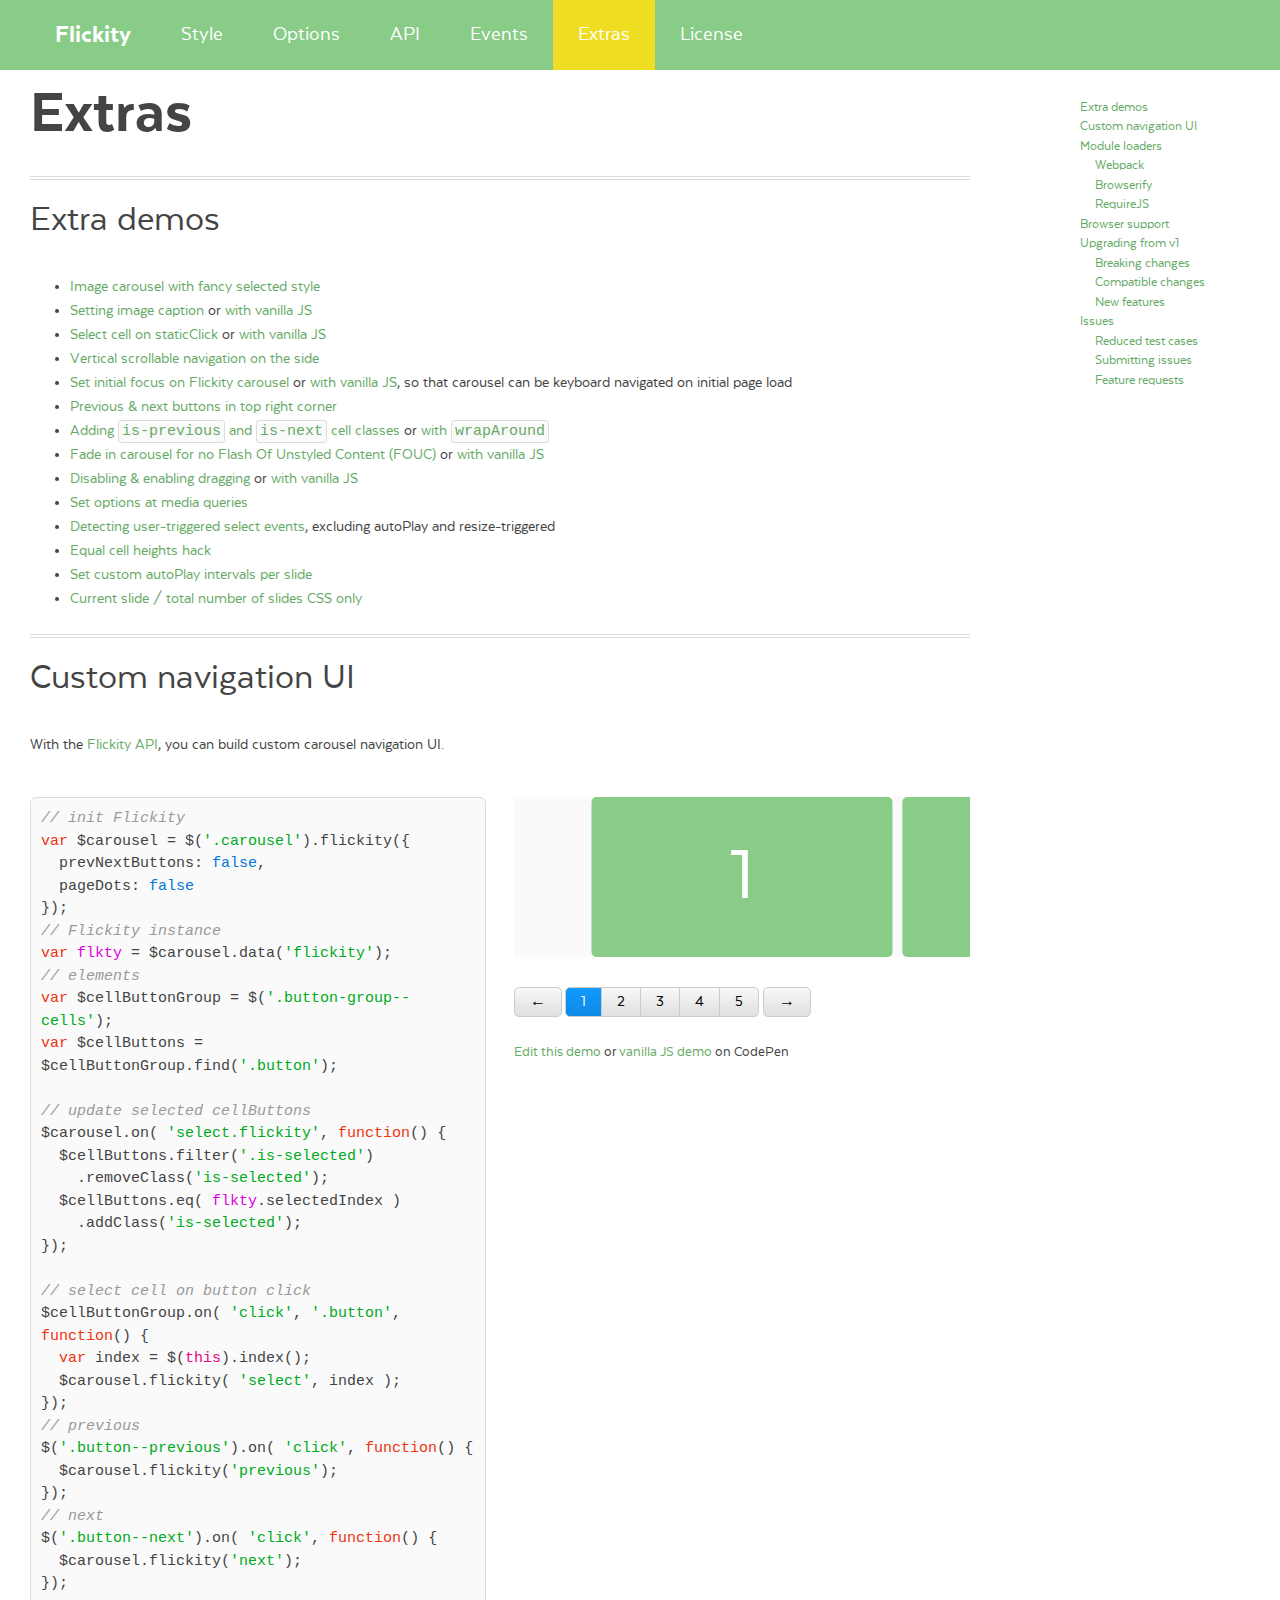
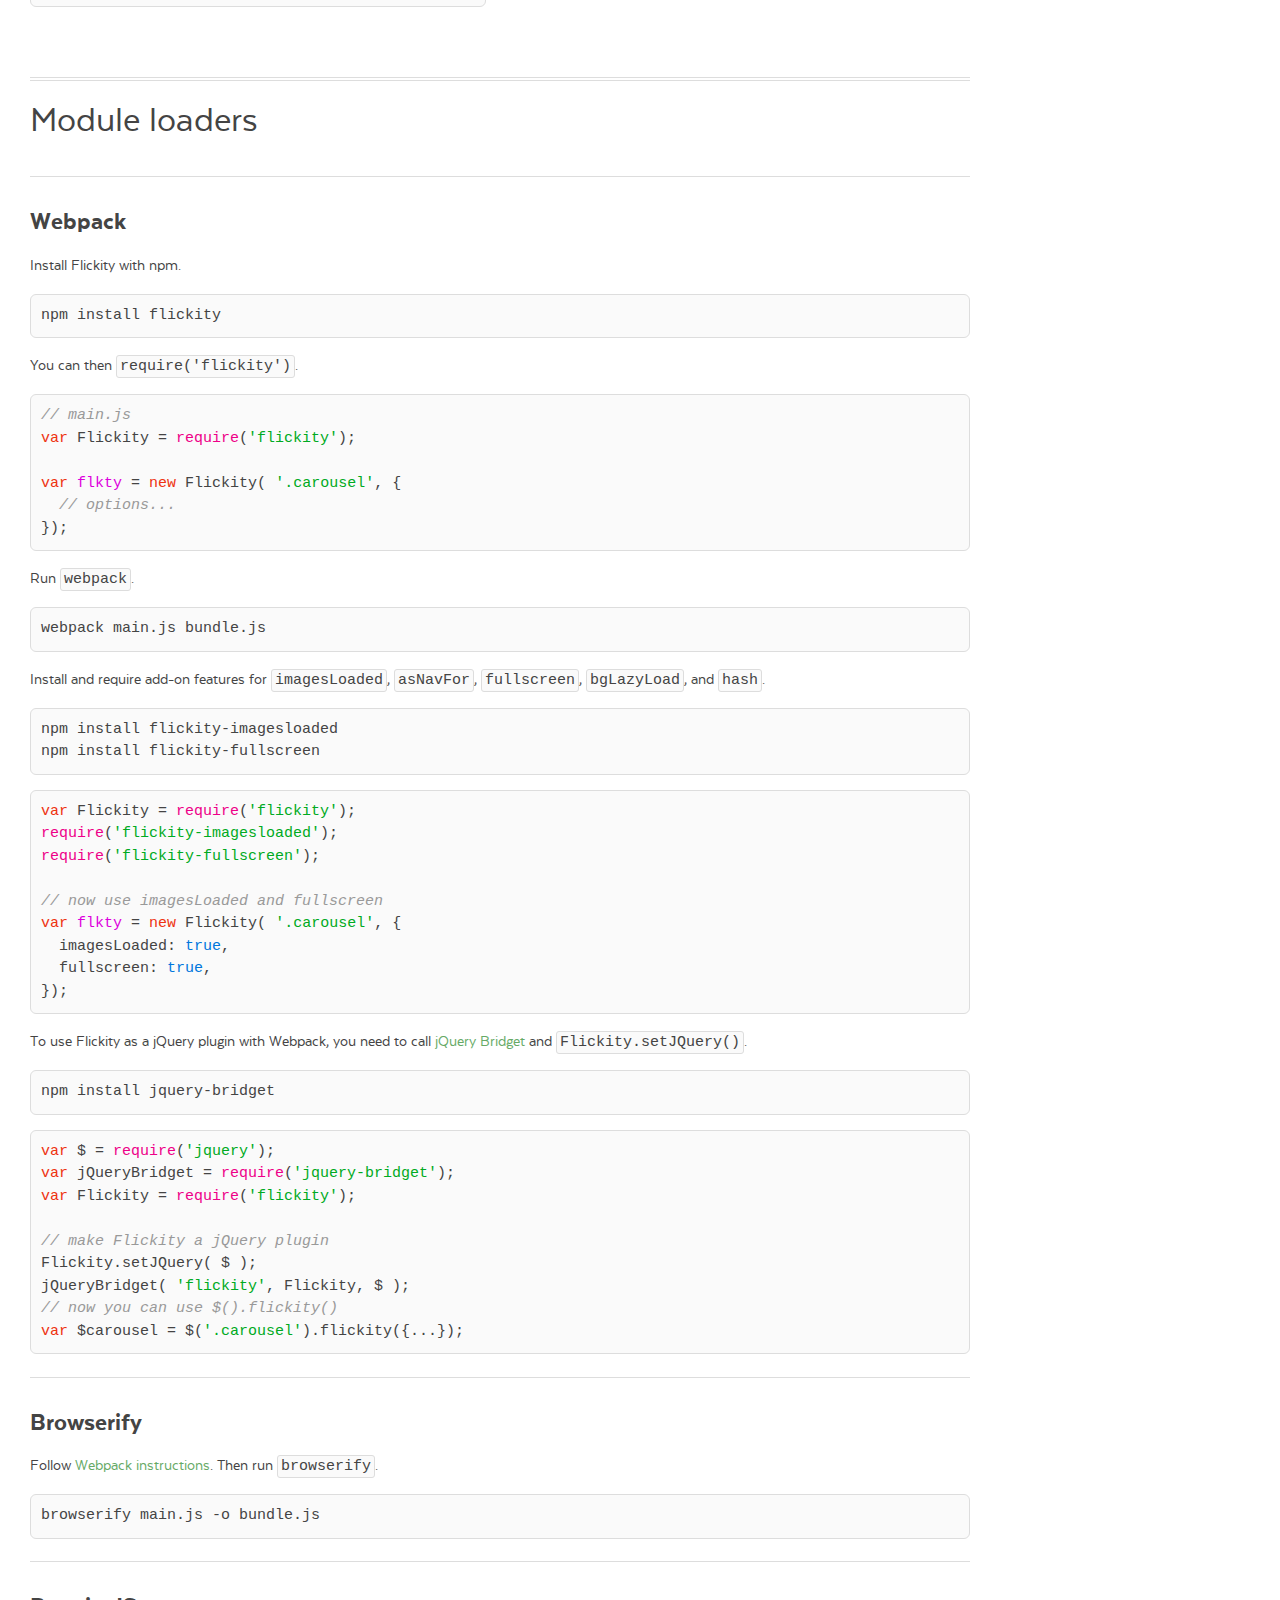
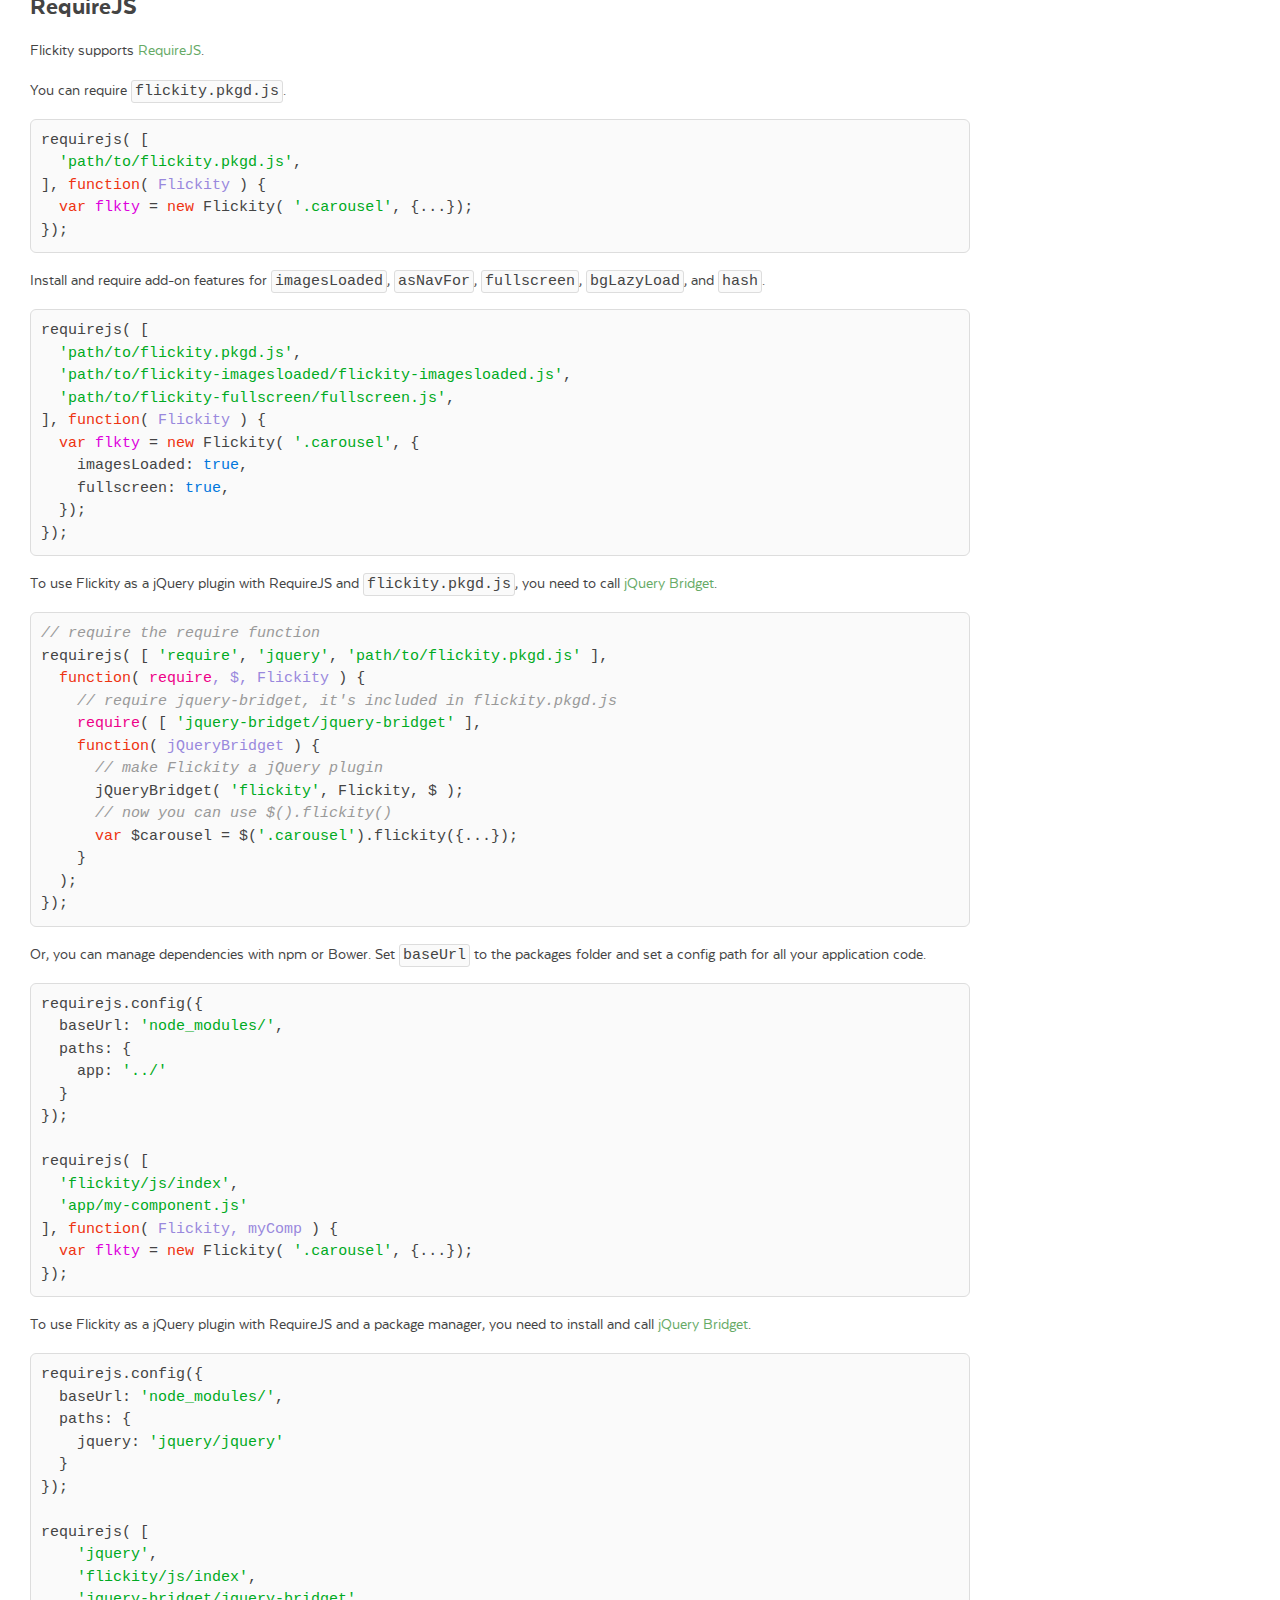
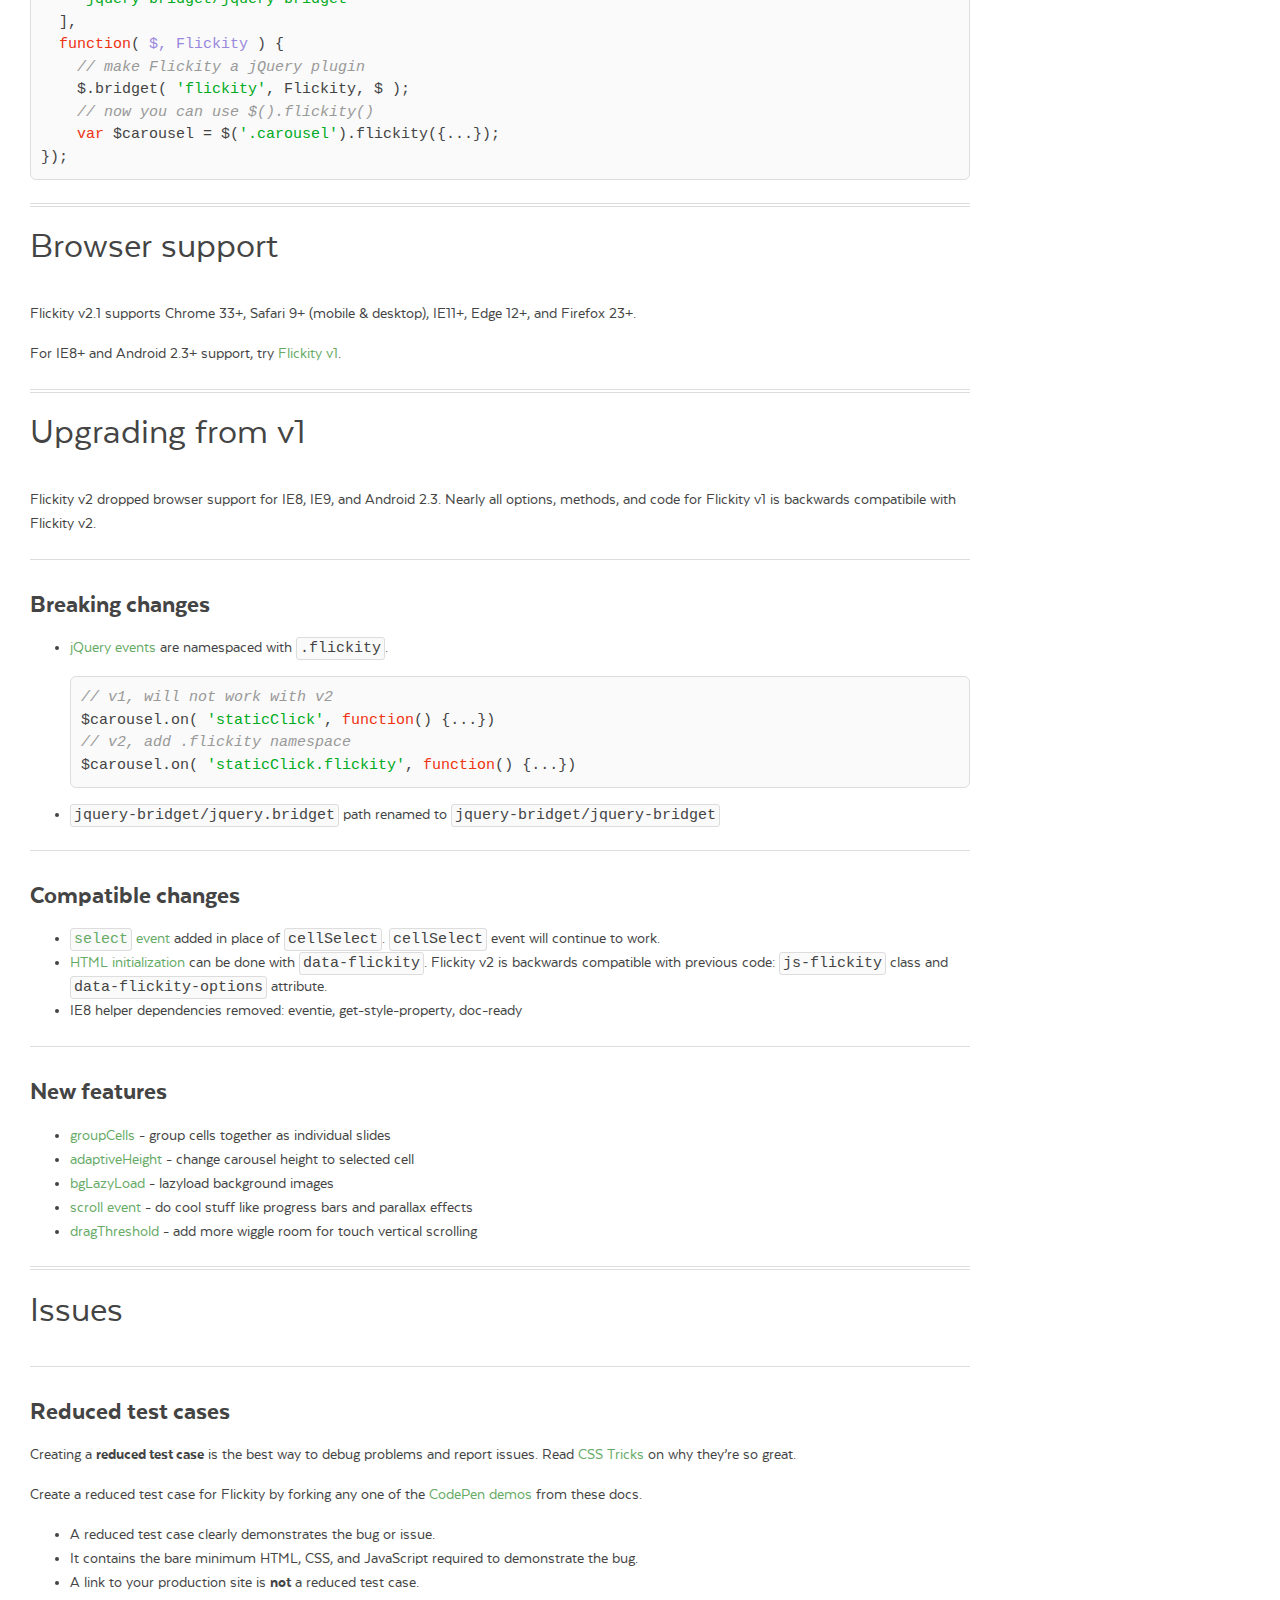
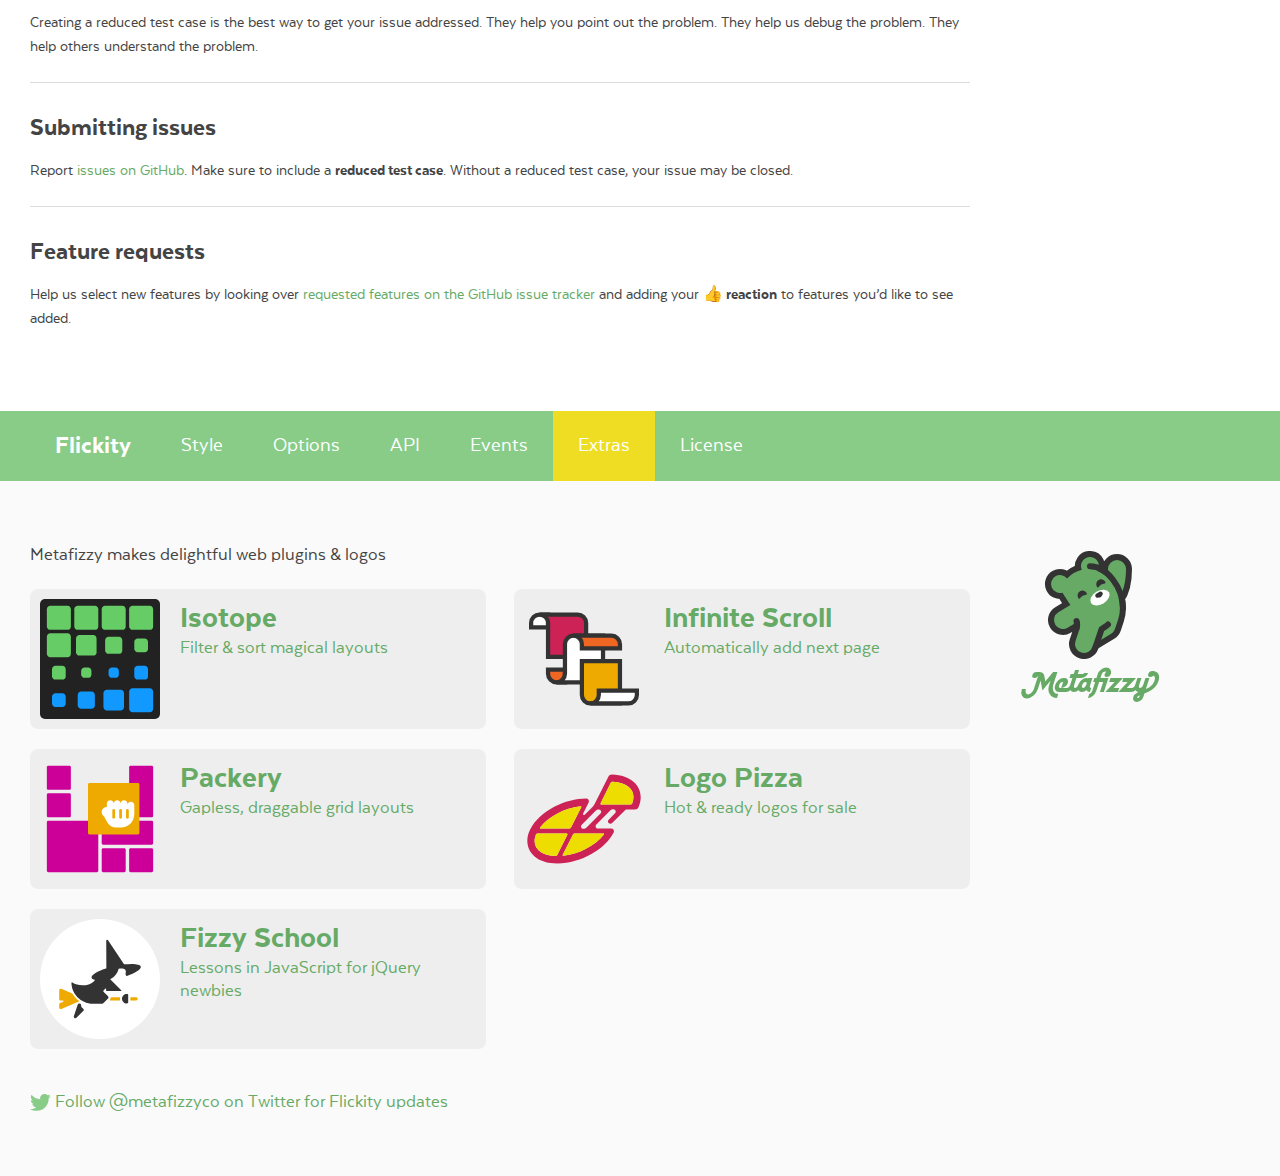
<file: libs/flickity/extras.html>
<!DOCTYPE html><html lang="en" class="export"><head>
  <meta charset="utf-8">
  <meta name="description" content="Touch, responsive, flickable carousels">
  <meta name="viewport" content="width=device-width">

  <title>Flickity · Extras</title>

    <link rel="stylesheet" href="css/flickity-docs.css?6" media="screen">

  <meta name="twitter:card" content="summary">
  <meta name="twitter:site" content="@metafizzyco">
  <meta name="twitter:url" content="https://flickity.metafizzy.co/extras.html">
  <meta name="twitter:title" content="Flickity Extras">
  <meta name="twitter:description" content="Touch, responsive, flickable carousels">

</head>
<body class="page--extras">


<nav class="site-nav">
  <div class="container">
    <ul class="site-nav__list">
      <li class="site-nav__item site-nav__item--homepage"><a href=".">Flickity</a></li>
      <li class="site-nav__item site-nav__item--style"><a href="style.html">Style</a></li>
      <li class="site-nav__item site-nav__item--options"><a href="options.html">Options</a></li>
      <li class="site-nav__item site-nav__item--api"><a href="api.html">API</a></li>
      <li class="site-nav__item site-nav__item--events"><a href="events.html">Events</a></li>
      <li class="site-nav__item site-nav__item--extras"><a href="extras.html">Extras</a></li>
      <li class="site-nav__item site-nav__item--license"><a href="license.html">License</a></li>
    </ul>
  </div>
</nav>


<div class="main">
  <div class="container">
      <h1 class="page-title">Extras</h1>


    <ul class="page-nav" data-js="page-nav">
<li class="page-nav__item page-nav__item--h2"><a href="#extra-demos">Extra demos</a></li>
<li class="page-nav__item page-nav__item--h2"><a href="#custom-navigation-ui">Custom navigation UI</a></li>
<li class="page-nav__item page-nav__item--h2"><a href="#module-loaders">Module loaders</a></li>
<li class="page-nav__item page-nav__item--h3"><a href="#webpack">Webpack</a></li>
<li class="page-nav__item page-nav__item--h3"><a href="#browserify">Browserify</a></li>
<li class="page-nav__item page-nav__item--h3"><a href="#requirejs">RequireJS</a></li>
<li class="page-nav__item page-nav__item--h2"><a href="#browser-support">Browser support</a></li>
<li class="page-nav__item page-nav__item--h2"><a href="#upgrading-from-v1">Upgrading from v1</a></li>
<li class="page-nav__item page-nav__item--h3"><a href="#breaking-changes">Breaking changes</a></li>
<li class="page-nav__item page-nav__item--h3"><a href="#compatible-changes">Compatible changes</a></li>
<li class="page-nav__item page-nav__item--h3"><a href="#new-features">New features</a></li>
<li class="page-nav__item page-nav__item--h2"><a href="#issues">Issues</a></li>
<li class="page-nav__item page-nav__item--h3"><a href="#reduced-test-cases">Reduced test cases</a></li>
<li class="page-nav__item page-nav__item--h3"><a href="#submitting-issues">Submitting issues</a></li>
<li class="page-nav__item page-nav__item--h3"><a href="#feature-requests">Feature requests</a></li>
</ul>



<h2 id="extra-demos">Extra demos</h2>

<ul>
  <li><a href="https://codepen.io/desandro/full/jEpxqJ">Image carousel with fancy selected style</a></li>
  <li>
    <a href="https://codepen.io/desandro/pen/dPdVNM">Setting image caption</a> or
    <a href="https://codepen.io/desandro/pen/OPQxpO">with vanilla JS</a>
  </li>
  <li>
    <a href="https://codepen.io/desandro/pen/pvxONO">Select cell on staticClick</a> or
    <a href="https://codepen.io/desandro/pen/OPBoWx">with vanilla JS</a>
  </li>
  <li><a href="https://codepen.io/desandro/pen/dMjbjR">Vertical scrollable navigation on the side</a></li>
  <li>
    <a href="https://codepen.io/desandro/pen/VYVEbM">Set initial focus on Flickity carousel</a> or
    <a href="https://codepen.io/desandro/pen/JoemRR">with vanilla JS</a>,
    so that carousel can be keyboard navigated on initial page load
  </li>
  <li><a href="https://codepen.io/desandro/pen/LVVqBR">Previous &amp; next buttons in top right corner</a></li>
  <li>
    <a href="https://codepen.io/desandro/pen/MagWrN">Adding <code>is-previous</code> and <code>is-next</code> cell classes</a> or
    <a href="https://codepen.io/desandro/pen/wWQQwN">with <code>wrapAround</code></a>
  </li>
  <li><a href="https://codepen.io/desandro/pen/KVwVqa/">Fade in carousel for no Flash Of Unstyled Content (FOUC)</a> or
    <a href="https://codepen.io/desandro/pen/JGoGpm">with vanilla JS</a>
  </li>
  <li><a href="https://codepen.io/desandro/pen/xZWqWM/">Disabling &amp; enabling dragging</a>
    or <a href="https://codepen.io/desandro/pen/adYJEQ/">with vanilla JS</a></li>
  <li><a href="https://codepen.io/desandro/pen/xVBpqG">Set options at media queries</a></li>
  <li><a href="https://codepen.io/desandro/pen/EWbqxa/">Detecting user-triggered select events</a>, excluding autoPlay and resize-triggered</li>
  <li><a href="https://codepen.io/desandro/pen/ZXEGVq">Equal cell heights hack</a></li>
  <li><a href="https://codepen.io/desandro/pen/gvKKrN/">Set custom autoPlay intervals per slide</a></li>
  <li><a href="https://codepen.io/grimcap/pen/XWbdjWa">Current slide / total number of slides CSS only</a></li>
</ul>


<h2 id="custom-navigation-ui">Custom navigation UI</h2>

<p>With the <a href="api.html">Flickity API</a>, you can build custom carousel navigation UI.</p>

<div class="example duo">
  <div class="example__code duo__cell">
<pre><code class="js"><span class="comment">// init Flickity</span>
<span class="keyword">var</span> $carousel = $(<span class="string">'.carousel'</span>).flickity({
  <span class="attr">prevNextButtons</span>: <span class="literal">false</span>,
  <span class="attr">pageDots</span>: <span class="literal">false</span>
});
<span class="comment">// Flickity instance</span>
<span class="keyword">var</span> <span class="flickity_var">flkty</span> = $carousel.data(<span class="string">'flickity'</span>);
<span class="comment">// elements</span>
<span class="keyword">var</span> $cellButtonGroup = $(<span class="string">'.button-group--cells'</span>);
<span class="keyword">var</span> $cellButtons = $cellButtonGroup.find(<span class="string">'.button'</span>);

<span class="comment">// update selected cellButtons</span>
$carousel.on( <span class="string">'select.flickity'</span>, <span class="function"><span class="keyword">function</span>(<span class="params"></span>) </span>{
  $cellButtons.filter(<span class="string">'.is-selected'</span>)
    .removeClass(<span class="string">'is-selected'</span>);
  $cellButtons.eq( <span class="flickity_var">flkty</span>.selectedIndex )
    .addClass(<span class="string">'is-selected'</span>);
});

<span class="comment">// select cell on button click</span>
$cellButtonGroup.on( <span class="string">'click'</span>, <span class="string">'.button'</span>, <span class="function"><span class="keyword">function</span>(<span class="params"></span>) </span>{
  <span class="keyword">var</span> index = $(<span class="built_in">this</span>).index();
  $carousel.flickity( <span class="string">'select'</span>, index );
});
<span class="comment">// previous</span>
$(<span class="string">'.button--previous'</span>).on( <span class="string">'click'</span>, <span class="function"><span class="keyword">function</span>(<span class="params"></span>) </span>{
  $carousel.flickity(<span class="string">'previous'</span>);
});
<span class="comment">// next</span>
$(<span class="string">'.button--next'</span>).on( <span class="string">'click'</span>, <span class="function"><span class="keyword">function</span>(<span class="params"></span>) </span>{
  $carousel.flickity(<span class="string">'next'</span>);
});
</code></pre>
  </div>
  <div class="example__demo duo__cell" data-js="custom-nav">
    <div class="carousel">
      <div class="carousel-cell"></div>
      <div class="carousel-cell"></div>
      <div class="carousel-cell"></div>
      <div class="carousel-cell"></div>
      <div class="carousel-cell"></div>
    </div>
    <div class="button-row button-row--centered">
      <button class="button button--previous">←</button>
      <div class="button-group button-group--cells button-group--inline">
        <button class="button is-selected">1</button>
        <button class="button">2</button>
        <button class="button">3</button>
        <button class="button">4</button>
        <button class="button">5</button>
      </div>
      <button class="button button--next">→</button>
    </div>
    <p class="edit-demo">
        <a href="https://codepen.io/desandro/pen/jEZwxb">Edit this demo</a>
        or <a href="https://codepen.io/desandro/pen/emVRjv">vanilla JS demo</a> on CodePen
    </p>
  </div>
</div>


<h2 id="module-loaders">Module loaders</h2>


<h3 id="webpack">Webpack</h3>

<p>Install Flickity with npm.</p>

<pre><code class="bash">npm install flickity
</code></pre>

<p>You can then <code>require('flickity')</code>.</p>

<pre><code class="js"><span class="comment">// main.js</span>
<span class="keyword">var</span> <span class="flickity_keyword">Flickity</span> = <span class="built_in">require</span>(<span class="string">'flickity'</span>);

<span class="keyword">var</span> <span class="flickity_var">flkty</span> = <span class="keyword">new</span> <span class="flickity_keyword">Flickity</span>( <span class="string">'.carousel'</span>, {
  <span class="comment">// options...</span>
});
</code></pre>

<p>Run <code>webpack</code>.</p>

<pre><code class="bash">webpack main.js bundle.js
</code></pre>

<p>Install and require add-on features for <code>imagesLoaded</code>, <code>asNavFor</code>, <code>fullscreen</code>, <code>bgLazyLoad</code>, and <code>hash</code>.</p>

<pre><code class="bash">npm install flickity-imagesloaded
npm install flickity-fullscreen
</code></pre>

<pre><code class="js"><span class="keyword">var</span> <span class="flickity_keyword">Flickity</span> = <span class="built_in">require</span>(<span class="string">'flickity'</span>);
<span class="built_in">require</span>(<span class="string">'flickity-imagesloaded'</span>);
<span class="built_in">require</span>(<span class="string">'flickity-fullscreen'</span>);

<span class="comment">// now use imagesLoaded and fullscreen</span>
<span class="keyword">var</span> <span class="flickity_var">flkty</span> = <span class="keyword">new</span> <span class="flickity_keyword">Flickity</span>( <span class="string">'.carousel'</span>, {
  <span class="attr">imagesLoaded</span>: <span class="literal">true</span>,
  <span class="attr">fullscreen</span>: <span class="literal">true</span>,
});
</code></pre>

<p>To use Flickity as a jQuery plugin with Webpack, you need to call <a href="https://www.npmjs.com/package/jquery-bridget">jQuery Bridget</a> and <code>Flickity.setJQuery()</code>.</p>

<pre><code class="bash">npm install jquery-bridget
</code></pre>

<pre><code class="js"><span class="keyword">var</span> $ = <span class="built_in">require</span>(<span class="string">'jquery'</span>);
<span class="keyword">var</span> jQueryBridget = <span class="built_in">require</span>(<span class="string">'jquery-bridget'</span>);
<span class="keyword">var</span> <span class="flickity_keyword">Flickity</span> = <span class="built_in">require</span>(<span class="string">'flickity'</span>);

<span class="comment">// make Flickity a jQuery plugin</span>
<span class="flickity_keyword">Flickity</span>.setJQuery( $ );
jQueryBridget( <span class="string">'flickity'</span>, <span class="flickity_keyword">Flickity</span>, $ );
<span class="comment">// now you can use $().flickity()</span>
<span class="keyword">var</span> $carousel = $(<span class="string">'.carousel'</span>).flickity({...});
</code></pre>


<h3 id="browserify">Browserify</h3>

<p>Follow <a href="#webpack">Webpack instructions</a>. Then run <code>browserify</code>.</p>

<pre><code class="bash">browserify main.js -o bundle.js
</code></pre>


<h3 id="requirejs">RequireJS</h3>

<p>Flickity supports <a href="http://requirejs.org/">RequireJS</a>.</p>

<p>You can require <code>flickity.pkgd.js</code>.</p>

<pre><code class="js">requirejs( [
  <span class="string">'path/to/flickity.pkgd.js'</span>,
], <span class="function"><span class="keyword">function</span>(<span class="params"> <span class="flickity_keyword">Flickity</span> </span>) </span>{
  <span class="keyword">var</span> <span class="flickity_var">flkty</span> = <span class="keyword">new</span> <span class="flickity_keyword">Flickity</span>( <span class="string">'.carousel'</span>, {...});
});
</code></pre>

<p>Install and require add-on features for <code>imagesLoaded</code>, <code>asNavFor</code>, <code>fullscreen</code>, <code>bgLazyLoad</code>, and <code>hash</code>.</p>

<pre><code class="js">requirejs( [
  <span class="string">'path/to/flickity.pkgd.js'</span>,
  <span class="string">'path/to/flickity-imagesloaded/flickity-imagesloaded.js'</span>,
  <span class="string">'path/to/flickity-fullscreen/fullscreen.js'</span>,
], <span class="function"><span class="keyword">function</span>(<span class="params"> <span class="flickity_keyword">Flickity</span> </span>) </span>{
  <span class="keyword">var</span> <span class="flickity_var">flkty</span> = <span class="keyword">new</span> <span class="flickity_keyword">Flickity</span>( <span class="string">'.carousel'</span>, {
    <span class="attr">imagesLoaded</span>: <span class="literal">true</span>,
    <span class="attr">fullscreen</span>: <span class="literal">true</span>,
  });
});
</code></pre>

<p>To use Flickity as a jQuery plugin with RequireJS and <code>flickity.pkgd.js</code>, you need to call <a href="https://www.npmjs.com/package/jquery-bridget">jQuery Bridget</a>.</p>

<pre><code class="js"><span class="comment">// require the require function</span>
requirejs( [ <span class="string">'require'</span>, <span class="string">'jquery'</span>, <span class="string">'path/to/flickity.pkgd.js'</span> ],
  <span class="function"><span class="keyword">function</span>(<span class="params"> <span class="built_in">require</span>, $, <span class="flickity_keyword">Flickity</span> </span>) </span>{
    <span class="comment">// require jquery-bridget, it's included in flickity.pkgd.js</span>
    <span class="built_in">require</span>( [ <span class="string">'jquery-bridget/jquery-bridget'</span> ],
    <span class="function"><span class="keyword">function</span>(<span class="params"> jQueryBridget </span>) </span>{
      <span class="comment">// make Flickity a jQuery plugin</span>
      jQueryBridget( <span class="string">'flickity'</span>, <span class="flickity_keyword">Flickity</span>, $ );
      <span class="comment">// now you can use $().flickity()</span>
      <span class="keyword">var</span> $carousel = $(<span class="string">'.carousel'</span>).flickity({...});
    }
  );
});
</code></pre>

<p>Or, you can manage dependencies with npm or Bower. Set <code>baseUrl</code> to the packages folder and set a config path for all your application code.</p>

<pre><code class="js">requirejs.config({
  <span class="attr">baseUrl</span>: <span class="string">'node_modules/'</span>,
  <span class="attr">paths</span>: {
    <span class="attr">app</span>: <span class="string">'../'</span>
  }
});

requirejs( [
  <span class="string">'flickity/js/index'</span>,
  <span class="string">'app/my-component.js'</span>
], <span class="function"><span class="keyword">function</span>(<span class="params"> <span class="flickity_keyword">Flickity</span>, myComp </span>) </span>{
  <span class="keyword">var</span> <span class="flickity_var">flkty</span> = <span class="keyword">new</span> <span class="flickity_keyword">Flickity</span>( <span class="string">'.carousel'</span>, {...});
});
</code></pre>

<p>To use Flickity as a jQuery plugin with RequireJS and a package manager, you need to install and call <a href="https://github.com/desandro/jquery-bridget">jQuery Bridget</a>.</p>

<pre><code class="js">requirejs.config({
  <span class="attr">baseUrl</span>: <span class="string">'node_modules/'</span>,
  <span class="attr">paths</span>: {
    <span class="attr">jquery</span>: <span class="string">'jquery/jquery'</span>
  }
});

requirejs( [
    <span class="string">'jquery'</span>,
    <span class="string">'flickity/js/index'</span>,
    <span class="string">'jquery-bridget/jquery-bridget'</span>
  ],
  <span class="function"><span class="keyword">function</span>(<span class="params"> $, <span class="flickity_keyword">Flickity</span> </span>) </span>{
    <span class="comment">// make Flickity a jQuery plugin</span>
    $.bridget( <span class="string">'flickity'</span>, <span class="flickity_keyword">Flickity</span>, $ );
    <span class="comment">// now you can use $().flickity()</span>
    <span class="keyword">var</span> $carousel = $(<span class="string">'.carousel'</span>).flickity({...});
});
</code></pre>


<h2 id="browser-support">Browser support</h2>

<p>Flickity v2.1 supports Chrome 33+, Safari 9+ (mobile &amp; desktop), IE11+, Edge 12+, and Firefox 23+.</p>

<p>For IE8+ and Android 2.3+ support, try <a href="http://flickity.metafizzy.co/v1/">Flickity v1</a>.</p>


<h2 id="upgrading-from-v1">Upgrading from v1</h2>

<p>Flickity v2 dropped browser support for IE8, IE9, and Android 2.3. Nearly all options, methods, and code for Flickity v1 is backwards compatibile with Flickity v2.</p>

<h3 id="breaking-changes">Breaking changes</h3>

<ul>
  <li>
    <p><a href="events.html">jQuery events</a> are namespaced with <code>.flickity</code>.</p>
<pre><code class="js"><span class="comment">// v1, will not work with v2</span>
$carousel.on( <span class="string">'staticClick'</span>, <span class="function"><span class="keyword">function</span>(<span class="params"></span>) </span>{...})
<span class="comment">// v2, add .flickity namespace</span>
$carousel.on( <span class="string">'staticClick.flickity'</span>, <span class="function"><span class="keyword">function</span>(<span class="params"></span>) </span>{...})
</code></pre>
  </li>
  <li><code>jquery-bridget/jquery.bridget</code> path renamed to <code>jquery-bridget/jquery-bridget</code></li>
</ul>

<h3 id="compatible-changes">Compatible changes</h3>

<ul>
  <li><a href="events.html#select"><code>select</code> event</a> added in place of <code>cellSelect</code>. <code>cellSelect</code> event will continue to work.</li>
  <li><a href="index.html#initialize-with-html">HTML initialization</a> can be done with <code>data-flickity</code>. Flickity v2 is backwards compatible with previous code: <code>js-flickity</code> class and <code>data-flickity-options</code> attribute.</li>
  <li>IE8 helper dependencies removed: eventie, get-style-property, doc-ready</li>
</ul>

<h3 id="new-features">New features</h3>

<ul>
  <li><a href="options.html#groupcells">groupCells</a> - group cells together as individual slides</li>
  <li><a href="options.html#adaptiveheight">adaptiveHeight</a> - change carousel height to selected cell</li>
  <li><a href="options.html#bglazyload">bgLazyLoad</a> - lazyload background images</li>
  <li><a href="events.html#scroll">scroll event</a> - do cool stuff like progress bars and parallax effects</li>
  <li><a href="options.html#dragthreshold">dragThreshold</a> - add more wiggle room for touch vertical scrolling</li>
</ul>


<h2 id="issues">Issues</h2>

<h3 id="reduced-test-cases">Reduced test cases</h3>

<p>Creating a <strong>reduced test case</strong> is the best way to debug problems and report issues. Read <a href="https://css-tricks.com/reduced-test-cases/">CSS Tricks</a> on why they’re so great.</p>

<p>Create a reduced test case for Flickity by forking any one of the <a href="https://codepen.io/desandro/pens/tags/?grid_type=list&amp;selected_tag=flickity-docs&amp;sort_order=asc">CodePen demos</a> from these docs.</p>

<ul>
  <li>A reduced test case clearly demonstrates the bug or issue.</li>
  <li>It contains the bare minimum HTML, CSS, and JavaScript required to demonstrate the bug.</li>
  <li>A link to your production site is <b>not</b> a reduced test case.</li>
</ul>

<p>Creating a reduced test case is the best way to get your issue addressed. They help you point out the problem. They help us debug the problem. They help others understand the problem.</p>


<h3 id="submitting-issues">Submitting issues</h3>

<p>Report <a href="https://github.com/metafizzy/flickity/issues/">issues on GitHub</a>. Make sure to include a <strong>reduced test case</strong>. Without a reduced test case, your issue may be closed.</p>


<h3 id="feature-requests">Feature requests</h3>

<p>Help us select new features by looking over <a href="https://github.com/metafizzy/flickity/labels/feature%20request">requested features on the GitHub issue tracker</a> and adding your <strong>👍 reaction</strong> to features you’d like to see added.</p>


  </div>
</div>

<nav class="site-nav">
  <div class="container">
    <ul class="site-nav__list">
      <li class="site-nav__item site-nav__item--homepage"><a href=".">Flickity</a></li>
      <li class="site-nav__item site-nav__item--style"><a href="style.html">Style</a></li>
      <li class="site-nav__item site-nav__item--options"><a href="options.html">Options</a></li>
      <li class="site-nav__item site-nav__item--api"><a href="api.html">API</a></li>
      <li class="site-nav__item site-nav__item--events"><a href="events.html">Events</a></li>
      <li class="site-nav__item site-nav__item--extras"><a href="extras.html">Extras</a></li>
      <li class="site-nav__item site-nav__item--license"><a href="license.html">License</a></li>
    </ul>
  </div>
</nav>

<footer class="site-footer">

  <div class="container">

    <p class="site-footer__copy">Metafizzy makes delightful web plugins &amp; logos</p>

    <div class="showcase">
    
      <ul class="showcase-item-list">
          <li class="showcase-item">
            <a class="showcase-item__link" href="https://isotope.metafizzy.co">
              <div class="showcase-item__image">
                  <svg class="isotope-illo" xmlns="http://www.w3.org/2000/svg" viewBox="0 0 350 350" width="100" height="100">
                    <path class="isotope-illo__color1" fill="#6C6" d="M80 170H30c-6 0-10-5-10-10v-50c0-6 5-10 10-10h50c6 0 10 5 10 10v50C90 166 86 170 80 170z"></path>
                    <path class="isotope-illo__color1" fill="#6C6" d="M80 90H30c-6 0-10-5-10-10V30c0-6 5-10 10-10h50c6 0 10 5 10 10v50C90 86 86 90 80 90z"></path>
                    <path class="isotope-illo__color1" fill="#6C6" d="M160 90h-50c-6 0-10-5-10-10V30c0-6 5-10 10-10h50c6 0 10 5 10 10v50C170 86 166 90 160 90z"></path>
                    <path class="isotope-illo__color1" fill="#6C6" d="M240 90h-50c-6 0-10-5-10-10V30c0-6 5-10 10-10h50c6 0 10 5 10 10v50C250 86 246 90 240 90z"></path>
                    <path class="isotope-illo__color1" fill="#6C6" d="M320 90h-50c-6 0-10-5-10-10V30c0-6 5-10 10-10h50c6 0 10 5 10 10v50C330 86 326 90 320 90z"></path>
                    <path class="isotope-illo__color1" fill="#6C6" d="M155 165h-40c-6 0-10-5-10-10v-40c0-6 5-10 10-10h40c6 0 10 5 10 10v40 C165 161 161 165 155 165z"></path>
                    <path class="isotope-illo__color1" fill="#6C6" d="M230 160h-30c-6 0-10-5-10-10v-30c0-6 5-10 10-10h30c6 0 10 5 10 10v30 C240 156 236 160 230 160z"></path>
                    <path class="isotope-illo__color1" fill="#6C6" d="M305 155h-20c-6 0-10-5-10-10v-20c0-6 5-10 10-10h20c6 0 10 5 10 10v20 C315 151 311 155 305 155z"></path>
                    <path class="isotope-illo__color1" fill="#6C6" d="M65 235H45c-6 0-10-5-10-10v-20c0-6 5-10 10-10h20c6 0 10 5 10 10v20C75 231 71 235 65 235z"></path>
                    <path class="isotope-illo__color1" fill="#6C6" d="M140 230h-10c-6 0-10-5-10-10v-10c0-6 5-10 10-10h10c6 0 10 5 10 10v10 C150 226 146 230 140 230z"></path>
                    <path class="isotope-illo__color2" fill="#19F" d="M305 235h-20c-6 0-10-5-10-10v-20c0-6 5-10 10-10h20c6 0 10 5 10 10v20 C315 231 311 235 305 235z"></path>
                    <path class="isotope-illo__color2" fill="#19F" d="M65 315H45c-6 0-10-5-10-10v-20c0-6 5-10 10-10h20c6 0 10 5 10 10v20C75 311 71 315 65 315z"></path>
                    <path class="isotope-illo__color2" fill="#19F" d="M150 320h-30c-6 0-10-5-10-10v-30c0-6 5-10 10-10h30c6 0 10 5 10 10v30 C160 316 156 320 150 320z"></path>
                    <path class="isotope-illo__color2" fill="#19F" d="M220 230h-10c-6 0-10-5-10-10v-10c0-6 5-10 10-10h10c6 0 10 5 10 10v10 C230 226 226 230 220 230z"></path>
                    <path class="isotope-illo__color2" fill="#19F" d="M235 325h-40c-6 0-10-5-10-10v-40c0-6 5-10 10-10h40c6 0 10 5 10 10v40 C245 321 241 325 235 325z"></path>
                    <path class="isotope-illo__color2" fill="#19F" d="M320 330h-50c-6 0-10-5-10-10v-50c0-6 5-10 10-10h50c6 0 10 5 10 10v50 C330 326 326 330 320 330z"></path>
                  </svg>
              </div>
              <div class="showcase-item__text">
                <h3 class="showcase-item__title">Isotope</h3>
                <p class="showcase-item__description">Filter &amp; sort magical layouts</p>
              </div>
            </a>
          </li>
    
          <li class="showcase-item">
            <a class="showcase-item__link" href="https://infinite-scroll.com">
              <div class="showcase-item__image">
                  <svg class="infinite-scroll-illo" xmlns="http://www.w3.org/2000/svg" viewBox="0 0 520 520" width="200" height="200">
                    <path class="infinite-scroll-illo__page infinite-scroll-illo__page--back" d="M90,110H10V90c0-22,18-40,40-40h40V110z"></path>
                    <path class="infinite-scroll-illo__page infinite-scroll-illo__page--front1" d="M270,90L270,90c0-22-18-40-40-40h0H50h0c22,0,40,18,40,40v0v0v160h180V90z"></path>
                    <path class="infinite-scroll-illo__page infinite-scroll-illo__page--front2" d="M170,330v-20H90v20v0c0,22,18,40,40,40h0h40V330z"></path>
                    <path class="infinite-scroll-illo__page infinite-scroll-illo__page--back" d="M350,150H210c-22,0-40,18-40,40v140v0c0,22-18,40-40,40h0h220V150z"></path>
                    <path class="infinite-scroll-illo__page infinite-scroll-illo__page--front3" d="M430,470V270H250v160c0,22,18,40,40,40H430z"></path>
                    <path class="infinite-scroll-illo__page infinite-scroll-illo__page--front2" d="M250,190v20h180v-20c0-22-18-40-40-40H210h0C232,150,250,168,250,190L250,190z"></path>
                    <path class="infinite-scroll-illo__page infinite-scroll-illo__page--back" d="M330,410v20v0c0,22-18,40-40,40h0h180c22,0,40-18,40-40v-20H330z"></path>
                  </svg>
              </div>
              <div class="showcase-item__text">
                <h3 class="showcase-item__title">Infinite Scroll</h3>
                <p class="showcase-item__description">Automatically add next page</p>
              </div>
            </a>
          </li>
    
    
          <li class="showcase-item">
            <a class="showcase-item__link" href="https://packery.metafizzy.co">
              <div class="showcase-item__image">
                  <svg class="packery-illo" xmlns="http://www.w3.org/2000/svg" viewBox="0 0 700 700" width="100" height="100">
                    <path class="packery-illo__item" fill="#C09" d="M172 180H48c-4 0-8-4-8-8V48c0-4 4-8 8-8h124c4 0 8 4 8 8v124C180 176 176 180 172 180z"></path>
                    <path class="packery-illo__item" fill="#C09" d="M172 340H48c-4 0-8-4-8-8V208c0-4 4-8 8-8h124c4 0 8 4 8 8v124C180 336 176 340 172 340z"></path>
                    <path class="packery-illo__item" fill="#C09" d="M492 660H368c-4 0-8-4-8-8V528c0-4 4-8 8-8h124c4 0 8 4 8 8v124C500 656 496 660 492 660z"></path>
                    <path class="packery-illo__item" fill="#C09" d="M652 660H528c-4 0-8-4-8-8V528c0-4 4-8 8-8h124c4 0 8 4 8 8v124C660 656 656 660 652 660z"></path>
                    <path class="packery-illo__item" fill="#C09" d="M652 500H368c-4 0-8-4-8-8V368c0-4 4-8 8-8h284c4 0 8 4 8 8v124C660 496 656 500 652 500z"></path>
                    <path class="packery-illo__item" fill="#C09" d="M332 660H48c-4 0-8-4-8-8V368c0-4 4-8 8-8h284c4 0 8 4 8 8v284C340 656 336 660 332 660z"></path>
                    <path class="packery-illo__item" fill="#C09" d="M652 340H528c-4 0-8-4-8-8V48c0-4 4-8 8-8h124c4 0 8 4 8 8v284C660 336 656 340 652 340z"></path>
                    <path class="packery-illo__draggie" fill="#EA0" d="M572 440H288c-4 0-8-4-8-8V148c0-4 4-8 8-8h284c4 0 8 4 8 8v284C580 436 576 440 572 440z"></path>
                    <g>
                      <path class="packery-illo__hand" fill="white" d="M530 250c-11 0-20 9-20 20v-10c0-11-9-20-20-20s-20 9-20 20c0-11-9-20-20-20s-20 9-20 20c0-11-9-20-20-20
                        s-20 9-20 20v20c-17 0-30 13-30 30c0 11 6 20 14 25l19 35c10 18 30 30 51 30h28
                        c43 0 78-35 78-78V270C550 259 541 250 530 250z"></path>
                      <line class="packery-illo__hand-line" stroke="#EA0" fill="none" stroke-width="16" stroke-linecap="round" x1="430" y1="300" x2="430" y2="340"></line>
                      <line class="packery-illo__hand-line" stroke="#EA0" fill="none" stroke-width="16" stroke-linecap="round" x1="470" y1="300" x2="470" y2="340"></line>
                      <line class="packery-illo__hand-line" stroke="#EA0" fill="none" stroke-width="16" stroke-linecap="round" x1="510" y1="300" x2="510" y2="340"></line>
                    </g>
                  </svg>
              </div>
              <div class="showcase-item__text">
                <h3 class="showcase-item__title">Packery</h3>
                <p class="showcase-item__description">Gapless, draggable grid layouts</p>
              </div>
            </a>
          </li>
    
          <li class="showcase-item">
            <a class="showcase-item__link" href="http://logo.pizza">
              <div class="showcase-item__image">
                  <svg class="logo-pizza-illo" xmlns="http://www.w3.org/2000/svg" viewBox="0 0 700 700" width="100" height="100">
                    <path class="logo-pizza-illo__outline" fill="#C25" d="M513 91c-9-0-17 5-21 12l-80 160c-3 5-6 10-11 15l-47 47
                      c-5 5-12-1-9-7l32-64c5-11-2-23-14-23h-0c-121 0-268 70-327 180
                      C-9 497 35 609 196 609c138 0 279-85 327-180v0c5-11-2-23-14-23h-77c-13 0-19-15-10-24
                      l81-81c5-5 11-8 18-8l0 0c13 0 19 15 10 24L494 354c-6 6-6 14 0 20c3 3 6 4 10 4
                      c4 0 7-1 10-4l80-80h53c9 0 17-5 21-13C707 190 656 97 513 91z M334 281l-59 117
                      c-2 5-7 8-13 8H97c-4 0-6-4-3-7c49-64 143-114 236-124C333 275 335 278 334 281z
                       M70 441c2-4 6-7 10-7h168c4 0 7 4 5 8l-59 118c-2 4-6 6-11 6
                      C106 565 38 521 70 441z M466 441c-49 64-143 114-236 124c-3 0-6-3-4-6l59-117
                      c2-5 7-8 13-8h166C466 434 468 438 466 441z M446 318l-81 81c-5 5-11 8-18 8l0 0
                      c-13 0-19-15-10-24l81-81c5-5 11-8 18-8l0 0C449 294 455 309 446 318z M447 258L506 139
                      c2-4 6-7 11-6c101 7 140 60 114 126c-2 4-6 7-10 7H452C448 266 445 262 447 258z"></path>
                    <path class="logo-pizza-illo__slice" fill="#ED0" d="M334 281l-59 117c-2 5-7 8-13 8H97c-4 0-6-4-3-7
                      c49-64 143-114 236-124C333 275 335 278 334 281z"></path>
                    <path class="logo-pizza-illo__slice" fill="#ED0" d="M70 441c2-4 6-7 10-7h168c4 0 7 4 5 8l-59 118c-2 4-6 6-11 6
                      C106 565 38 521 70 441z"></path>
                    <path class="logo-pizza-illo__slice" fill="#ED0" d="M466 441c-49 64-143 114-236 124c-3 0-6-3-4-6l59-117
                      c2-5 7-8 13-8h166C466 434 468 438 466 441z"></path>
                    <path class="logo-pizza-illo__slice" fill="#ED0" d="M447 258L506 139c2-4 6-7 11-6c101 7 140 60 114 126c-2 4-6 7-10 7H452
                      C448 266 445 262 447 258z"></path>
                  </svg>
              </div>
              <div class="showcase-item__text">
                <h3 class="showcase-item__title">Logo Pizza</h3>
                <p class="showcase-item__description">Hot &amp; ready logos for sale</p>
              </div>
            </a>
          </li>
    
          <li class="showcase-item">
            <a class="showcase-item__link" href="http://fizzy.school">
              <div class="showcase-item__image">
                  <svg class="witchie-logo" xmlns="http://www.w3.org/2000/svg" viewBox="0 0 1000 1000" width="200" height="200">
                    <circle class="witchie-logo__moon" fill="white" cx="500" cy="500" r="500"></circle>
                    <path class="witchie-logo__broom" fill="#EA0" d="M582 675a35 35 0 0 0 8-20 3 3 0 0 1 3-2h71a3 3 0 0 1 3 3 59 59 0 0 0 0 20 3 3 0 0 1-3 3h-79A3 3 0 0 1 582 675Zm219 4a13 13 0 0 0 13-14c-1-7-7-12-14-12h-44a3 3 0 0 0-3 3v21a3 3 0 0 0 3 3ZM299 660a203 203 0 0 1-27-36 8 8 0 0 0-4-3L178 582a13 13 0 0 0-18 12v77a8 8 0 0 0 8 8h22a5 5 0 0 1 2 10L164 703a8 8 0 0 0-4 7v28a13 13 0 0 0 18 12l146-63a3 3 0 0 0 1-5A197 197 0 0 1 299 660Z"></path>
                    <path class="witchie-logo__dress" fill="#333" d="M326 705h4a13 13 0 0 1 13 13v8a13 13 0 0 0 4 9l13 13a13 13 0 0 1 0 19l-56 56c-10 10-26-0-22-13L314 714A13 13 0 0 1 326 705Zm397-79c-27 0-47 26-37 54 3 7 11 16 17 19a42 42 0 0 0 19 5 38 38 0 0 0 7-1 8 8 0 0 0 6-8v-62a8 8 0 0 0-6-8 38 38 0 0 0-7-1M840 397c-3-15-33-23-77-23a521 521 0 0 0-59 4 5 5 0 0 1-5-2L567 177a8 8 0 0 0-7-4 8 8 0 0 0-8 8l1 227a5 5 0 0 1-4 5c-74 24-123 55-119 76 2 8 11 14 26 18a3 3 0 0 1 1 4l-11 11c-20 20-56 30-92 30-31 0-63-8-84-23a5 5 0 0 0-3-1 5 5 0 0 0-5 5c0 78 68 173 183 173h75a10 10 0 0 0 7-3l38-38a16 16 0 0 0 0-23l-34-34a10 10 0 0 1 0-14l15-15a3 3 0 0 1 5 2v15a5 5 0 0 0 5 5H674a4 4 0 0 0 3-7l-90-90a3 3 0 0 1 1-4c34-19 59-49 67-84a3 3 0 0 1 2-2c6-1 12-1 17-1 22 0 37 5 39 14 1 6 3 11 2 17-5 17 1 31 8 31a6 6 0 0 0 2-0C797 448 845 419 840 397Z"></path>
                  </svg>
              </div>
              <div class="showcase-item__text">
                <h3 class="showcase-item__title">Fizzy School</h3>
                <p class="showcase-item__description">Lessons in JavaScript for jQuery newbies</p>
              </div>
            </a>
          </li>
    
      </ul> 
    
    </div>

    <p class="site-footer__copy">
      <a href="https://twitter.com/metafizzyco">
        <svg class="twitter-logo" xmlns="http://www.w3.org/2000/svg" viewBox="0 0 512 512" width="30" height="30">
          <path d="M512 97c-19 8-39 14-60 16 22-13 38-34 46-58-20 12-43 21-67 25-19-19-46-32-77-32-58 0-117 52-102 129-87-4-165-46-216-110-24 40-19 107 32 140-17 0-33-5-48-13v1c0 51 36 93 84 103-15 4-34 5-47 2 13 42 52 72 98 73-47 36-96 49-155 44 46 30 102 47 161 47 197 0 306-168 299-312 20-15 38-34 52-55z"></path>
        </svg>
        Follow @metafizzyco on Twitter for Flickity updates
      </a>
    </p>

    <div class="mfzy-brand">
      <a class="mfzy-brand__link" href="https://metafizzy.co">
        <svg class="mfzy-logo" xmlns="http://www.w3.org/2000/svg" xmlns:xlink="http://www.w3.org/1999/xlink" viewBox="0 0 144 144" width="36" height="36">
          <title>Metafizzy logo</title>
          <defs>
            <path id="mfzy-logo__body" d="M 120 24 a 12 12 0 0 0-24 0 a 72 72 0 0 1 -1 11
              a 40 40 0 0 0 -13 -8.5 A 12 12 0 1 0 61.1 25.1 c -8 2 -14 6 -19.6 11.6 
              A 12 12 0 1 0 35.3 55.5 L 45.8 72.1 l -16 9.6 A 12 12 0 0 0 42.2 102.3
              L 58 92.8 a 20 20 0 0 1 -0.2 11.9 l -5.2 15.5 a 12 12 0 0 0 22.8 7.6
              l 1.1 -3.3 l 23.7 -14.2 a 12 12 0 0 0 5.2 -6.5 l 4 -12 A 50 50 0 0 0 111.9 76
              a 52 52 0 0 0 -1.6 -12.8 C 115 57 120 44 120 24Z"></path>
            <path id="mfzy-logo__eye" d="M 0 6.5 a 6.5 6.5 0 0 1 13 0 c 0 3.5 -3 0.5 -6.5 0.5 s -6.5 3 -6.5 -0.5 Z"></path>
            <clipPath id="mfzy-logo__body-clip">
              <use xlink:href="#mfzy-logo__body"></use>
            </clipPath>
          </defs>
          <use class="mfzy-logo__body-outline" xlink:href="#mfzy-logo__body" fill="#333" stroke="#333" stroke-width="16"></use>
          <use class="mfzy-logo__body-fill" xlink:href="#mfzy-logo__body"></use>
          <g class="mfzy-logo__stripes" clip-path="url(#mfzy-logo__body-clip)">
            <rect fill="#E62" x="16" width="120" height="138"></rect>
            <path fill="#C25" d="M96 24L16 72V0h80v24z"></path>
            <path fill="#EA0" d="M116 70L16 130v-26l95-57 5 23z"></path>
            <path fill="#19F" d="M136 138H16v-8l120-72v80z"></path>
          </g>
          <path class="mfzy-logo__cut-ins" stroke="#333" fill="none" stroke-linecap="round" stroke-linejoin="round" stroke-width="8" d="M 72 20.4 c 23 0 44 29 44 56
            M 54 103.4 a 16 16 0 0 0 0 -10
            M 96 98 c -2 2 -8 6 -8.5,6 l -8.4 25.1"></path>
          <g transform="translate(53 57) rotate(-31)">
            <ellipse class="mfzy-logo__snout" cx="25" cy="21" rx="14" ry="9" fill="#FFF"></ellipse>
            <use class="mfzy-logo__feature" xlink:href="#mfzy-logo__eye" fill="#333"></use>
            <use class="mfzy-logo__feature" xlink:href="#mfzy-logo__eye" fill="#333" transform="translate(29 0)"></use>
            <path class="mfzy-logo__feature" d="M 28.6 14 a 3 3 0 0 1 1.3 5.6 l -2.6 1.2 a 3 3 0 0 1 -2.6 0
              l -2.6 -1.2 a 3 3 0 0 1 1.3 -5.6 Z" fill="#333"></path>
          </g>
        </svg>
        <svg class="mfzy-wordmark" xmlns="http://www.w3.org/2000/svg" viewBox="0 0 280 80" fill="none" stroke="#333" width="140" height="40">
          <g transform="skewX(-18)">
            <path stroke-width="8" d="M38 20h6c4 0 7 2 9 6l9 18l12-24h2v22
            a20 22 0 0 0 20 22M48 22v28a12 15 0 0 1-24 0M98 44a6 6 0 0 0 0-12h-2
            a8 10 0 0 0 0 20h14a8 10 0 0 0 8-10M118 12v30a8 10 0 0 0 16 0M150 36
            q-4-4-8-4a8 10 0 1 0 8 10m0-14v14a8 10 0 0 0 8 10M184 20a9 9 0 0 0-18 0
            v34a8 10 0 0 1-8 10M158 32h24v24M190 32h18l-12 20h18M216 32h18l-12 20h18
            a8 10 0 0 0 8-10m0-14v14a8 10 0 0 0 16 0m0-14v38a6 6 0 0 1-12 0
            c0-12 32-8 32-32c0-10-6-16-15-16M108 24h24a6 6 0 0 0 6-6M102 38h-4"></path>
            <g stroke-width="6">
              <circle cx="38" cy="22" r="3"></circle>
              <circle cx="182" cy="20" r="3"></circle>
              <circle cx="269" cy="20" r="3"></circle>
            </g>
          </g>
        </svg>
      </a>
    </div>

  </div>

</footer>

  <script src="js/flickity-docs.min.js?2"></script>




</body></html>
</file>
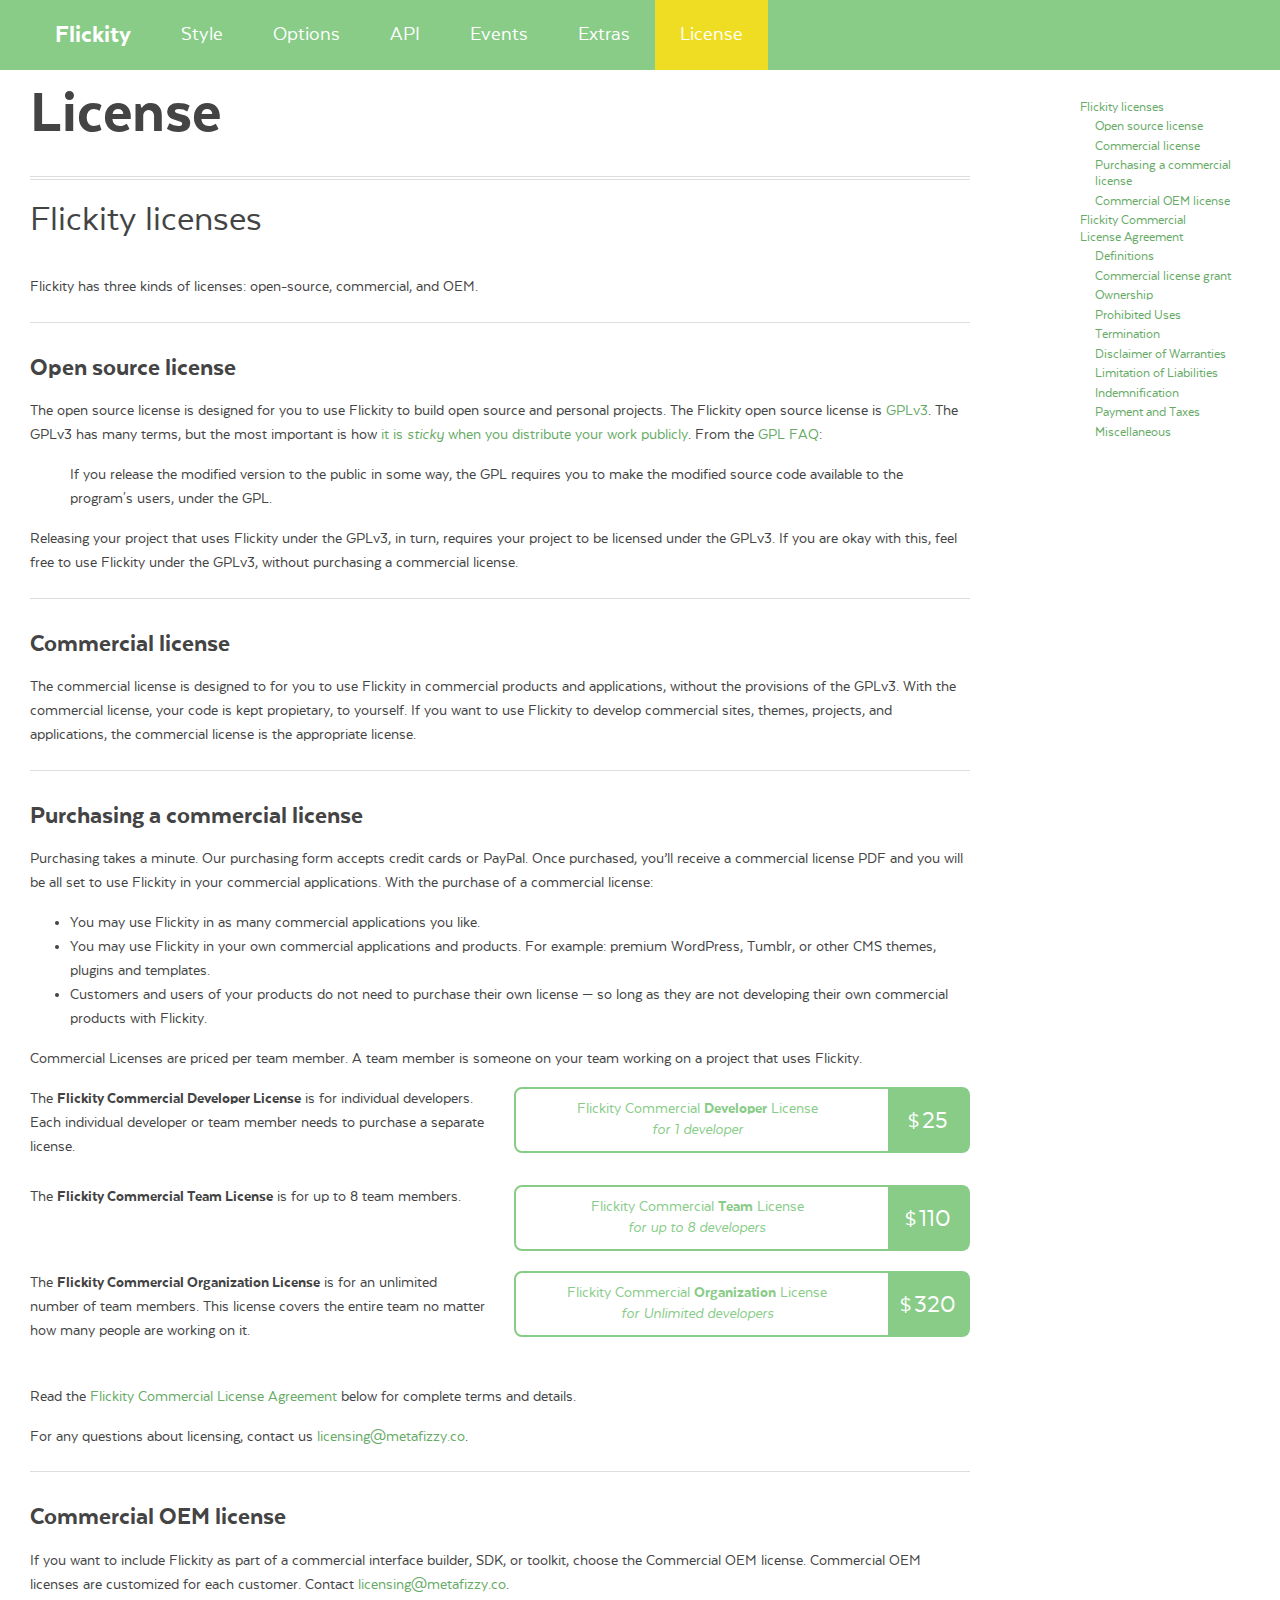
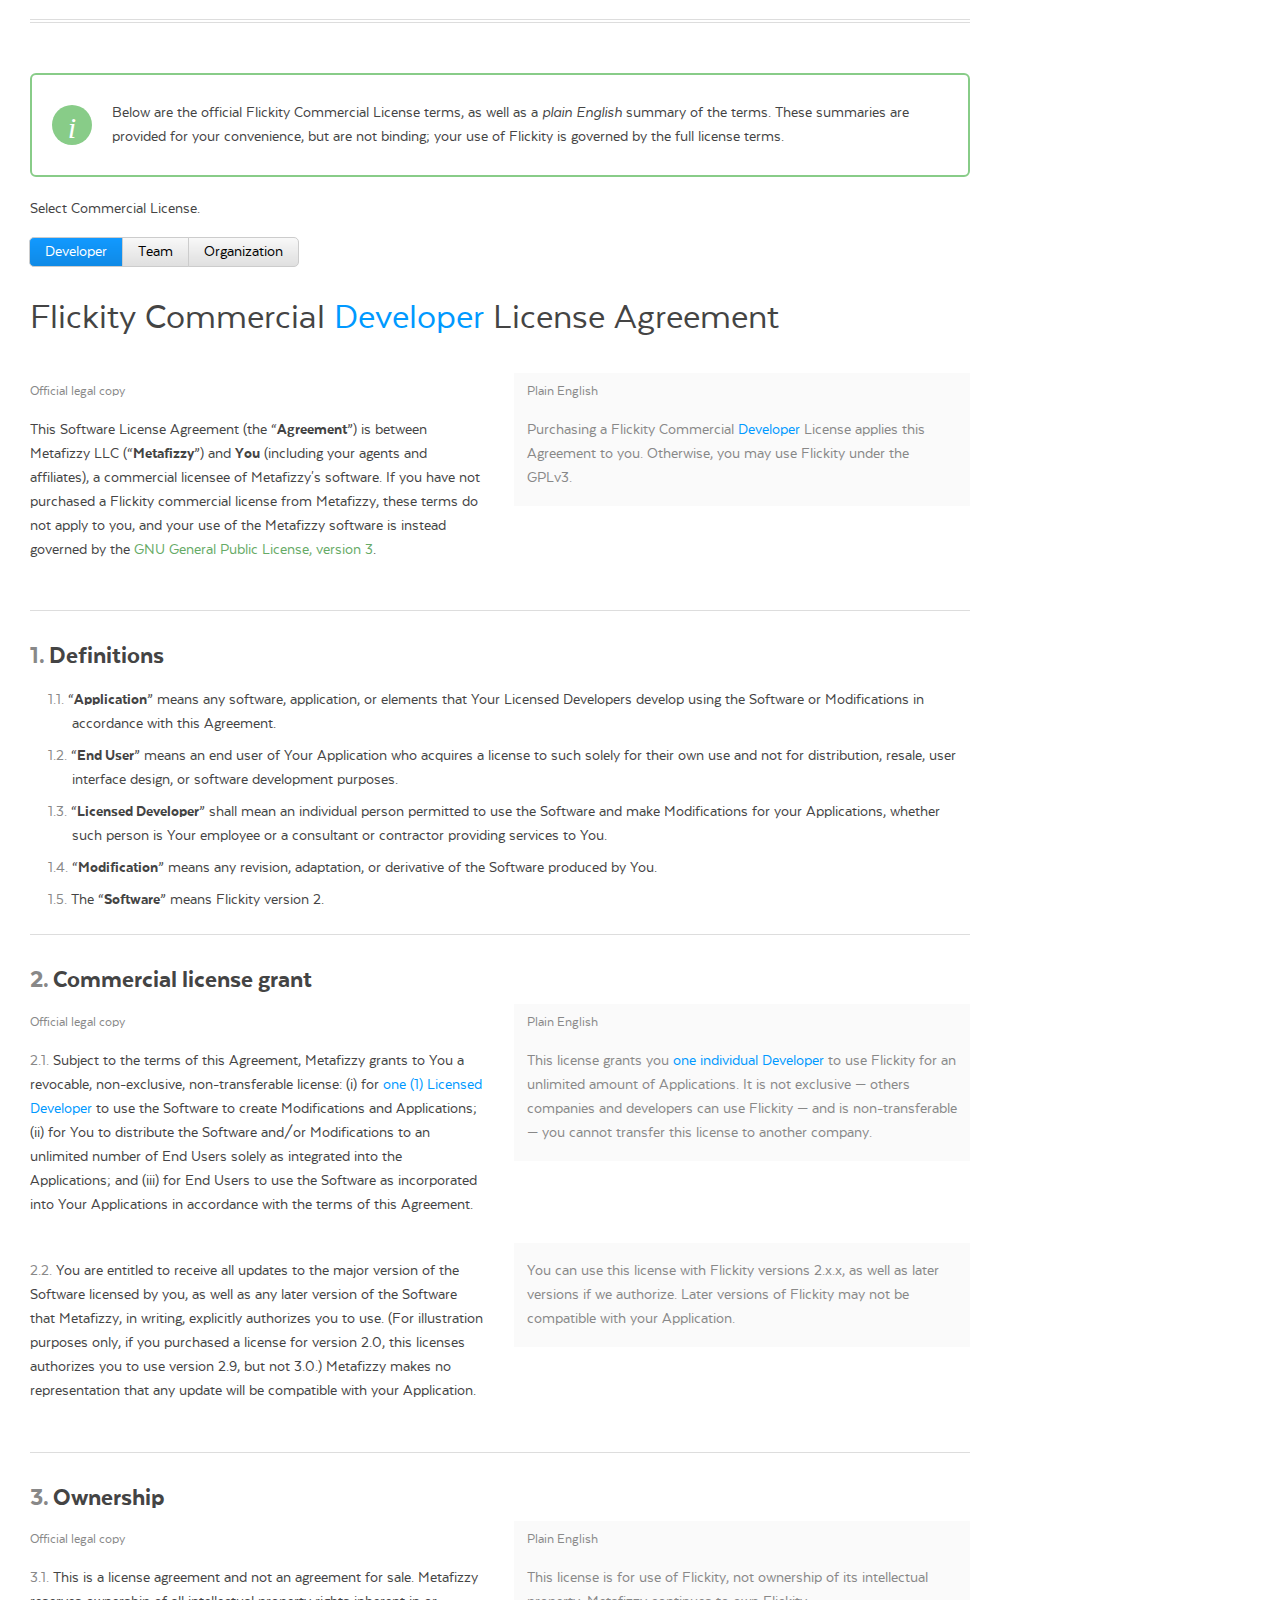
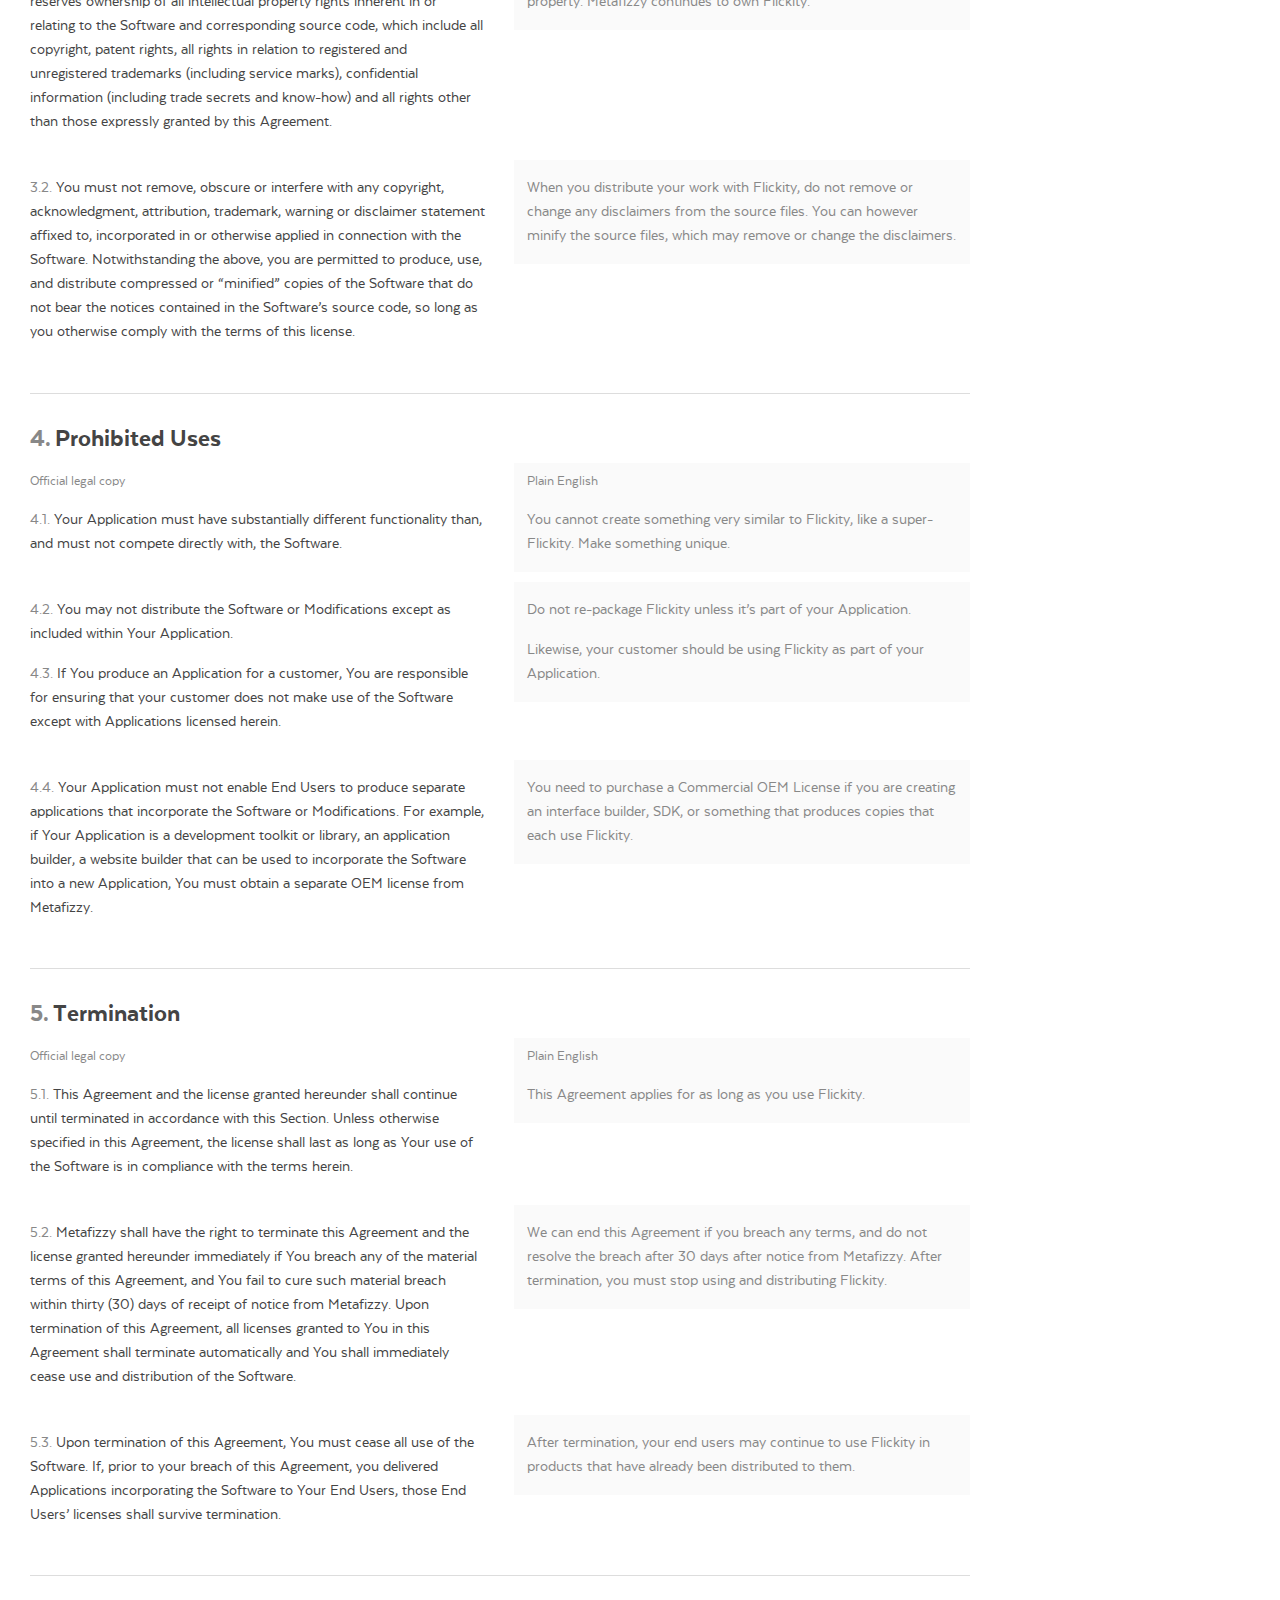
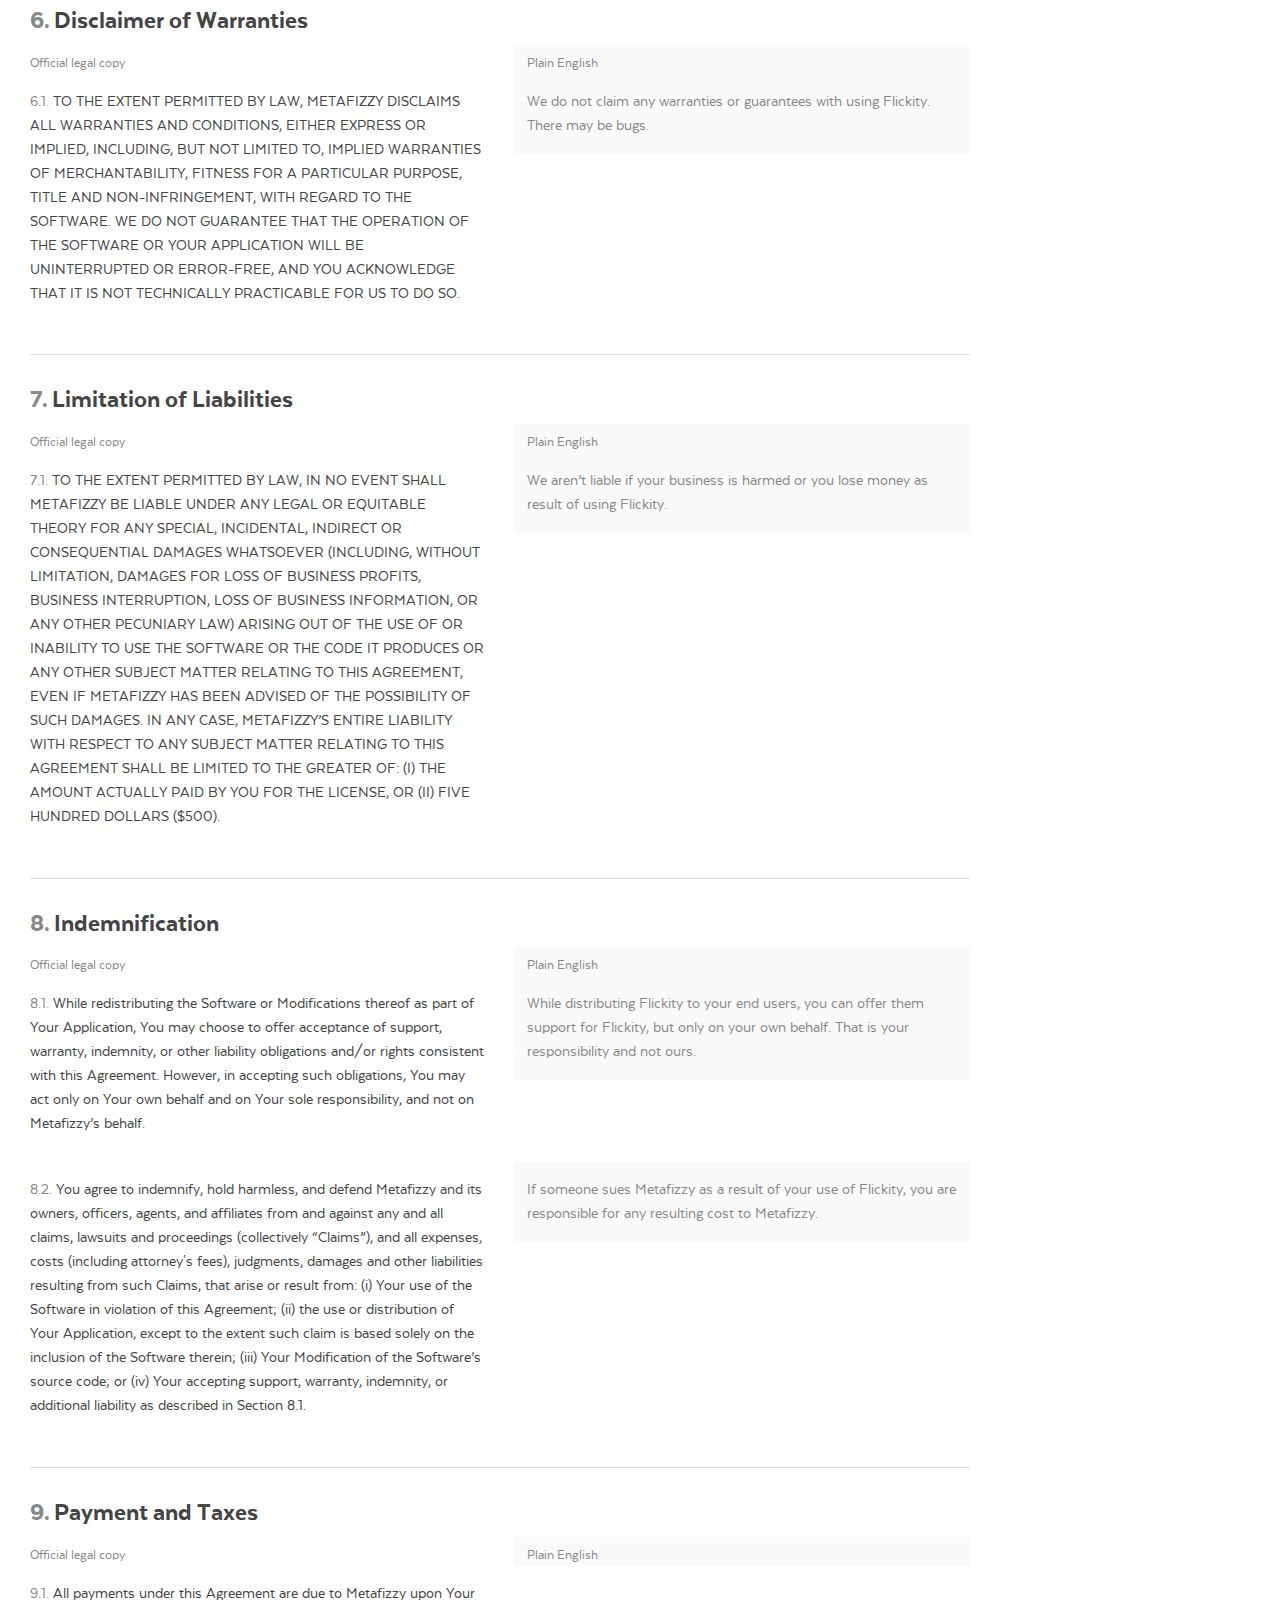
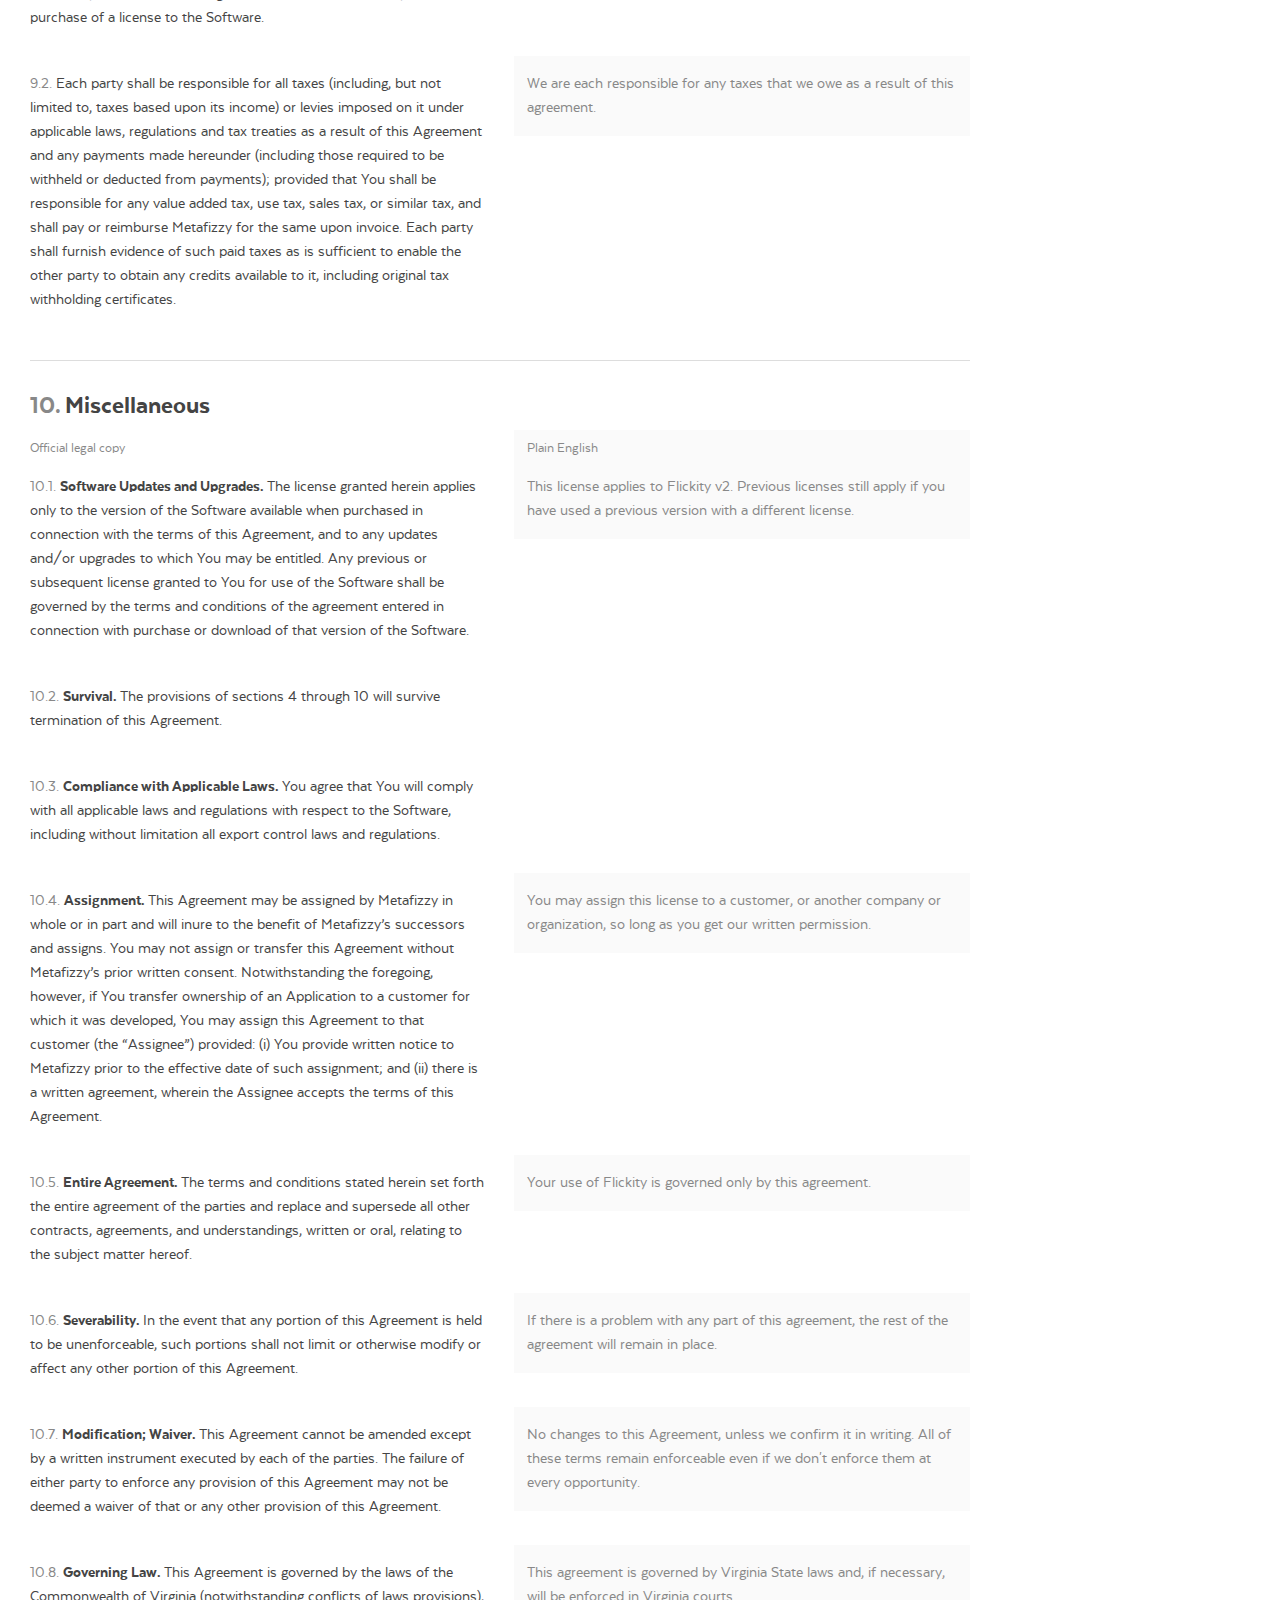
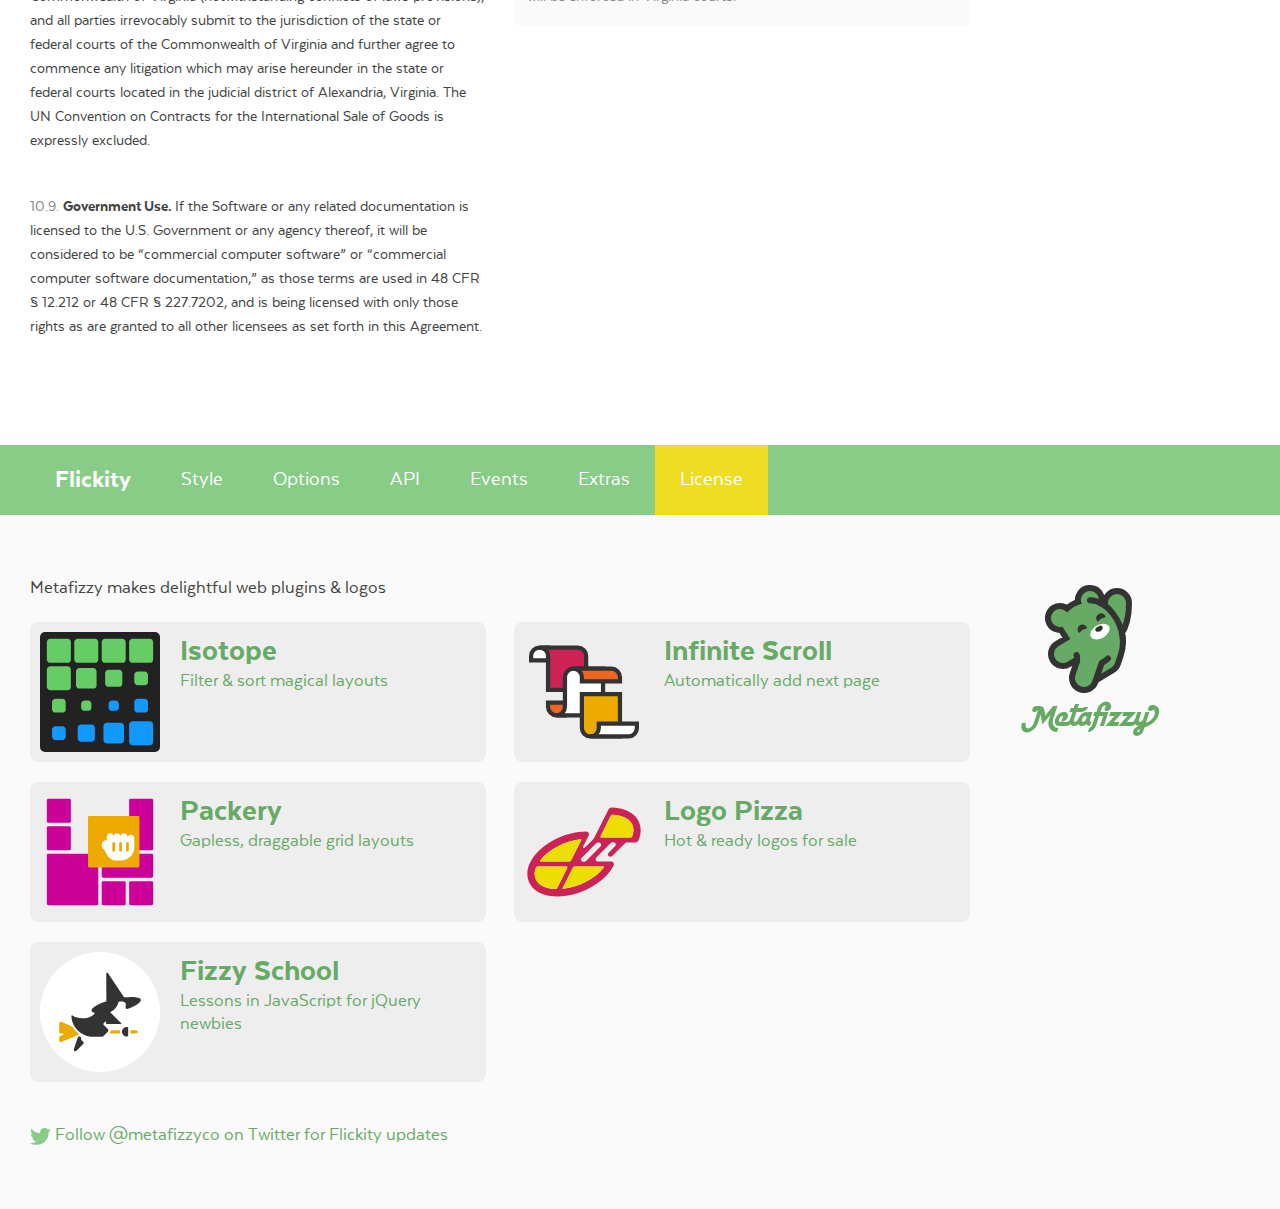
<file: libs/flickity/license.html>
<!DOCTYPE html><html lang="en" class="export"><head>
  <meta charset="utf-8">
  <meta name="description" content="Touch, responsive, flickable carousels">
  <meta name="viewport" content="width=device-width">

  <title>Flickity · License</title>

    <link rel="stylesheet" href="css/flickity-docs.css?6" media="screen">

  <meta name="twitter:card" content="summary">
  <meta name="twitter:site" content="@metafizzyco">
  <meta name="twitter:url" content="https://flickity.metafizzy.co/license.html">
  <meta name="twitter:title" content="Flickity License">
  <meta name="twitter:description" content="Touch, responsive, flickable carousels">

</head>
<body class="page--license">


<nav class="site-nav">
  <div class="container">
    <ul class="site-nav__list">
      <li class="site-nav__item site-nav__item--homepage"><a href=".">Flickity</a></li>
      <li class="site-nav__item site-nav__item--style"><a href="style.html">Style</a></li>
      <li class="site-nav__item site-nav__item--options"><a href="options.html">Options</a></li>
      <li class="site-nav__item site-nav__item--api"><a href="api.html">API</a></li>
      <li class="site-nav__item site-nav__item--events"><a href="events.html">Events</a></li>
      <li class="site-nav__item site-nav__item--extras"><a href="extras.html">Extras</a></li>
      <li class="site-nav__item site-nav__item--license"><a href="license.html">License</a></li>
    </ul>
  </div>
</nav>


<div class="main">
  <div class="container">
      <h1 class="page-title">License</h1>


    <ul class="page-nav" data-js="page-nav">
<li class="page-nav__item page-nav__item--h2"><a href="#flickity-licenses">Flickity licenses</a></li>
<li class="page-nav__item page-nav__item--h3"><a href="#open-source-license">Open source license</a></li>
<li class="page-nav__item page-nav__item--h3"><a href="#commercial-license">Commercial license</a></li>
<li class="page-nav__item page-nav__item--h3"><a href="#purchasing-a-commercial-license">Purchasing a commercial license</a></li>
<li class="page-nav__item page-nav__item--h3"><a href="#commercial-oem-license">Commercial OEM license</a></li>
<li class="page-nav__item page-nav__item--h2"><a href="#flickity-commercial-license-agreement">Flickity Commercial License&nbsp;Agreement</a></li>
<li class="page-nav__item page-nav__item--h3"><a href="#definitions">Definitions</a></li>
<li class="page-nav__item page-nav__item--h3"><a href="#commercial-license-grant">Commercial license grant</a></li>
<li class="page-nav__item page-nav__item--h3"><a href="#ownership">Ownership</a></li>
<li class="page-nav__item page-nav__item--h3"><a href="#prohibited-uses">Prohibited Uses</a></li>
<li class="page-nav__item page-nav__item--h3"><a href="#termination">Termination</a></li>
<li class="page-nav__item page-nav__item--h3"><a href="#disclaimer-of-warranties">Disclaimer of Warranties</a></li>
<li class="page-nav__item page-nav__item--h3"><a href="#limitation-of-liabilities">Limitation of Liabilities</a></li>
<li class="page-nav__item page-nav__item--h3"><a href="#indemnification">Indemnification</a></li>
<li class="page-nav__item page-nav__item--h3"><a href="#payment-and-taxes">Payment and Taxes</a></li>
<li class="page-nav__item page-nav__item--h3"><a href="#miscellaneous">Miscellaneous</a></li>
</ul>


<h2 id="flickity-licenses">Flickity licenses</h2>

<p>Flickity has three kinds of licenses: open-source, commercial, and OEM.</p>


<h3 id="open-source-license">Open source license</h3>

<p>The open source license is designed for you to use Flickity to build open source and personal projects. The Flickity open source license is <a href="https://www.gnu.org/licenses/gpl-3.0.html">GPLv3</a>. The GPLv3 has many terms, but the most important is how <a href="https://www.gnu.org/licenses/gpl-3.0.html#section5">it is <em>sticky</em> when you distribute your work publicly</a>. From the <a href="https://www.gnu.org/licenses/gpl-faq.html#GPLRequireSourcePostedPublic">GPL FAQ</a>:</p>

<blockquote>
  <p>If you release the modified version to the public in some way, the GPL requires you to make the modified source code available to the program's users, under the GPL.</p>
</blockquote>

<p>Releasing your project that uses Flickity under the GPLv3, in turn, requires your project to be licensed under the GPLv3. If you are okay with this, feel free to use Flickity under the GPLv3, without purchasing a commercial license.</p>


<h3 id="commercial-license">Commercial license</h3>

<p>The commercial license is designed to for you to use Flickity in commercial products and applications, without the provisions of the GPLv3. With the commercial license, your code is kept propietary, to yourself. If you want to use Flickity to develop commercial sites, themes, projects, and applications, the commercial license is the appropriate license.</p>


<h3 id="purchasing-a-commercial-license">Purchasing a commercial license</h3>

<p>Purchasing takes a minute. Our purchasing form accepts credit cards or PayPal. Once purchased, you’ll receive a commercial license PDF and you will be all set to use Flickity in your commercial applications. With the purchase of a commercial license:</p>

<ul>
  <li>You may use Flickity in as many commercial applications you like.</li>
  <li>You may use Flickity in your own commercial applications and products. For example: premium WordPress, Tumblr, or other CMS themes, plugins and templates.</li>
  <li>Customers and users of your products do not need to purchase their own license — so long as they are not developing their own commercial products with Flickity.</li>
</ul>

<p>Commercial Licenses are priced per team member. A team member is someone on your team working on a project that uses Flickity.</p>

<div class="duo">
  <div class="duo__cell duo__cell--license-option">
    <p>The <strong>Flickity Commercial Developer License</strong> is for individual developers. Each individual developer or team member needs to purchase a separate license.</p>
  </div>
  <div class="duo__cell">
      <a class="buy-button" href="https://gum.co/flickity-dev">
        <span class="buy-button__project">Flickity Commercial</span>
        <span class="buy-button__title">Developer</span>
        <span class="buy-button__license">License</span>
        <span class="buy-button__for">for 1 developer</span>
        <span class="buy-button__price">
          <span class="buy-button__price__dollar">$</span><span class="buy-button__price__value">25</span>
        </span>
      </a>
  </div>
</div>

<div class="duo">
  <div class="duo__cell duo__cell--license-option">
    <p>The <strong>Flickity Commercial Team License</strong> is for up to 8 team members.</p>
  </div>
  <div class="duo__cell">
      <a class="buy-button" href="https://gum.co/flickity-team">
        <span class="buy-button__project">Flickity Commercial</span>
        <span class="buy-button__title">Team</span>
        <span class="buy-button__license">License</span>
        <span class="buy-button__for">for up to 8 developers</span>
        <span class="buy-button__price">
          <span class="buy-button__price__dollar">$</span><span class="buy-button__price__value">110</span>
        </span>
      </a>
  </div>
</div>

<div class="duo">
  <div class="duo__cell duo__cell--license-option">
    <p>The <strong>Flickity Commercial Organization License</strong> is for an unlimited number of team members. This license covers the entire team no matter how many people are working on it.</p>
  </div>
  <div class="duo__cell">
      <a class="buy-button" href="https://gum.co/flickity-org">
        <span class="buy-button__project">Flickity Commercial</span>
        <span class="buy-button__title">Organization</span>
        <span class="buy-button__license">License</span>
        <span class="buy-button__for">for Unlimited developers</span>
        <span class="buy-button__price">
          <span class="buy-button__price__dollar">$</span><span class="buy-button__price__value">320</span>
        </span>
      </a>
  </div>
</div>

<p>Read the <a href="#flickity-commercial-license-agreement">Flickity Commercial License Agreement</a> below for complete terms and details.</p>

<p>For any questions about licensing, contact us <a href="mailto:licensing@metafizzy.co">licensing@metafizzy.co</a>.</p>


<h3 id="commercial-oem-license">Commercial OEM license</h3>

<p>If you want to include Flickity as part of a commercial interface builder, SDK, or toolkit, choose the Commercial OEM license. Commercial OEM licenses are customized for each customer. Contact <a href="mailto:licensing@metafizzy.co">licensing@metafizzy.co</a>.</p>


<div class="commercial-license-agreement" data-js="commercial-license-agreement">

  <h2 id="flickity-commercial-license-agreement">Flickity Commercial License&nbsp;Agreement</h2>

  <div class="call-out call-out--chill">
    <p>Below are the official Flickity Commercial License terms, as well as a <em>plain English</em> summary of the terms. These summaries are provided for your convenience, but are not binding; your use of Flickity is governed by the full license terms.</p>
  </div>

  <p>Select Commercial License.</p>

  <div class="button-group button-row">
    <button class="button button--developer is-selected" data-license-option="developer">Developer</button>
    <button class="button button--team" data-license-option="team">Team</button>
    <button class="button button--organization" data-license-option="organization">Organization</button>
  </div>

  <div class="duo duo--legal duo--legal--first">
    <div class="duo__cell duo--legal__official">
      <p id="agreement-p1">This Software License Agreement (the “<strong>Agreement</strong>”) is between Metafizzy LLC (“<strong>Metafizzy</strong>”) and <strong>You</strong> (including your agents and affiliates), a commercial licensee of Metafizzy's software. If you have not purchased a Flickity commercial license from Metafizzy, these terms do not apply to you, and your use of the Metafizzy software is instead governed by the <a href="https://www.gnu.org/licenses/gpl-3.0.html">GNU General Public License, version 3</a>.</p>
    </div>
    <div class="duo__cell duo--legal__plain">
      <p>Purchasing a Flickity Commercial <span data-license-property="title"></span> License applies this Agreement to you. Otherwise, you may use Flickity under the GPLv3.</p>
    </div>
  </div>

  <h3 id="definitions">Definitions</h3>

  <ol class="cla__definitions-list">
    <li>“<strong>Application</strong>” means any software, application, or elements that Your Licensed Developers develop using the Software or Modifications in accordance with this Agreement.</li>
    <li>“<strong>End User</strong>” means an end user of Your Application who acquires a license to such solely for their own use and not for distribution, resale, user interface design, or software development purposes.</li>
    <li>“<strong>Licensed Developer</strong>” shall mean an individual person permitted to use the Software and make Modifications for your Applications, whether such person is Your employee or a consultant or contractor providing services to You. </li>
    <li>“<strong>Modification</strong>” means any revision, adaptation, or derivative of the Software produced by You.</li>
    <li>The “<strong>Software</strong>” means Flickity version 2.</li>
  </ol>

  <h3 id="commercial-license-grant">Commercial license grant</h3>

  <div class="duo duo--legal duo--legal--first">
    <div class="duo__cell duo--legal__official">
      <p id="grant-p1" class="cla__part">Subject to the terms of this Agreement, Metafizzy grants to You a revocable, non-exclusive, non-transferable license: (i) for <span data-license-property="for-official">one (1) Licensed Developer</span> to use the Software to create Modifications and Applications; (ii) for You to distribute the Software and/or Modifications to an unlimited number of End Users solely as integrated into the Applications; and (iii) for End Users to use the Software as incorporated into Your Applications in accordance with the terms of this Agreement.</p>
    </div>
    <div class="duo__cell duo--legal__plain">
      <p>This license grants you <span data-license-property="for-plain">one individual Developer</span> to use Flickity for an unlimited amount of Applications. It is not exclusive — others companies and developers can use Flickity — and is non-transferable — you cannot transfer this license to another company.</p>
    </div>
  </div>

  <div class="duo duo--legal">
    <div class="duo__cell duo--legal__official">
      <p id="grant-p2" class="cla__part">You are entitled to receive all updates to the major version of the Software licensed by you, as well as any later version of the Software that Metafizzy, in writing, explicitly authorizes you to use. (For illustration purposes only, if you purchased a license for version 2.0, this licenses authorizes you to use version 2.9, but not 3.0.) Metafizzy makes no representation that any update will be compatible with your Application.</p>
    </div>
    <div class="duo__cell duo--legal__plain">
      <p>You can use this license with Flickity versions 2.x.x, as well as later versions if we authorize. Later versions of Flickity may not be compatible with your Application.</p>
    </div>
  </div>

  <h3 id="ownership">Ownership</h3>

  <div class="duo duo--legal duo--legal--first">
    <div class="duo__cell duo--legal__official">
      <p id="ownership-p1" class="cla__part">This is a license agreement and not an agreement for sale. Metafizzy reserves ownership of all intellectual property rights inherent in or relating to the Software and corresponding source code, which include all copyright, patent rights, all rights in relation to registered and unregistered trademarks (including service marks), confidential information (including trade secrets and know-how) and all rights other than those expressly granted by this Agreement.</p>
    </div>
    <div class="duo__cell duo--legal__plain">
      <p>This license is for use of Flickity, not ownership of its intellectual property. Metafizzy continues to own Flickity.</p>
    </div>
  </div>

  <div class="duo duo--legal">
    <div class="duo__cell duo--legal__official">
      <p id="ownership-p2" class="cla__part">You must not remove, obscure or interfere with any copyright, acknowledgment, attribution, trademark, warning or disclaimer statement affixed to, incorporated in or otherwise applied in connection with the Software. Notwithstanding the above, you are permitted to produce, use, and distribute compressed or “minified” copies of the Software that do not bear the notices contained in the Software’s source code, so long as you otherwise comply with the terms of this license.</p>
    </div>
    <div class="duo__cell duo--legal__plain">
      <p>When you distribute your work with Flickity, do not remove or change any disclaimers from the source files. You can however minify the source files, which may remove or change the disclaimers.</p>
    </div>
  </div>

  <h3 id="prohibited-uses">Prohibited Uses</h3>

  <div class="duo duo--legal duo--legal--first">
    <div class="duo__cell duo--legal__official">
      <p id="prohibited-p1" class="cla__part">Your Application must have substantially different functionality than, and must not compete directly with, the Software.</p>
    </div>
    <div class="duo__cell duo--legal__plain">
      <p>You cannot create something very similar to Flickity, like a super-Flickity. Make something unique.</p>
    </div>
  </div>

  <div class="duo duo--legal">
    <div class="duo__cell duo--legal__official">
      <p id="prohibited-p2" class="cla__part">You may not distribute the Software or Modifications except as included within Your Application.</p> 
      <p id="prohibited-p3" class="cla__part">If You produce an Application for a customer, You are responsible for ensuring that your customer does not make use of the Software except with Applications licensed herein.</p>
    </div>
    <div class="duo__cell duo--legal__plain">
      <p>Do not re-package Flickity unless it’s part of your Application.</p>
      <p>Likewise, your customer should be using Flickity as part of your Application.</p>
    </div>
  </div>

  <div class="duo duo--legal">
    <div class="duo__cell duo--legal__official">
      <p id="prohibited-p4" class="cla__part">Your Application must not enable End Users to produce separate applications that incorporate the Software or Modifications. For example, if Your Application is a development toolkit or library, an application builder, a website builder that can be used to incorporate the Software into a new Application, You must obtain a separate OEM license from Metafizzy.</p>
    </div>
    <div class="duo__cell duo--legal__plain">
      <p>You need to purchase a Commercial OEM License if you are creating an interface builder, SDK, or something that produces copies that each use Flickity.</p>
    </div>
  </div>

  <h3 id="termination">Termination</h3>

  <div class="duo duo--legal  duo--legal--first">
    <div class="duo__cell duo--legal__official">
      <p id="termination-p1" class="cla__part">This Agreement and the license granted hereunder shall continue until terminated in accordance with this Section. Unless otherwise specified in this Agreement, the license shall last as long as Your use of the Software is in compliance with the terms herein. </p>
    </div>
    <div class="duo__cell duo--legal__plain">
      <p>This Agreement applies for as long as you use Flickity.</p>
    </div>
  </div>

  <div class="duo duo--legal">
    <div class="duo__cell duo--legal__official">
      <p id="termination-p2" class="cla__part">Metafizzy shall have the right to terminate this Agreement and the license granted hereunder immediately if You breach any of the material terms of this Agreement, and You fail to cure such material breach within thirty (30) days of receipt of notice from Metafizzy. Upon termination of this Agreement, all licenses granted to You in this Agreement shall terminate automatically and You shall immediately cease use and distribution of the Software.</p>
    </div>
    <div class="duo__cell duo--legal__plain">
      <p>We can end this Agreement if you breach any terms, and do not resolve the breach after 30 days after notice from Metafizzy. After termination, you must stop using and distributing Flickity.</p>
    </div>
  </div>

  <div class="duo duo--legal">
    <div class="duo__cell duo--legal__official">
      <p id="termination-p3" class="cla__part">Upon termination of this Agreement, You must cease all use of the Software. If, prior to your breach of this Agreement, you delivered Applications incorporating the Software to Your End Users, those End Users’ licenses shall survive termination.</p>
    </div>
    <div class="duo__cell duo--legal__plain">
      <p>After termination, your end users may continue to use Flickity in products that have already been distributed to them.</p>
    </div>
  </div>

  <h3 id="disclaimer-of-warranties">Disclaimer of Warranties</h3>

  <div class="duo duo--legal duo--legal--first">
    <div class="duo__cell duo--legal__official">
      <p class="cla__part">TO THE EXTENT PERMITTED BY LAW, METAFIZZY DISCLAIMS ALL WARRANTIES AND CONDITIONS, EITHER EXPRESS OR IMPLIED, INCLUDING, BUT NOT LIMITED TO, IMPLIED WARRANTIES OF MERCHANTABILITY, FITNESS FOR A PARTICULAR PURPOSE, TITLE AND NON-INFRINGEMENT, WITH REGARD TO THE SOFTWARE. WE DO NOT GUARANTEE THAT THE OPERATION OF THE SOFTWARE OR YOUR APPLICATION WILL BE UNINTERRUPTED OR ERROR-FREE, AND YOU ACKNOWLEDGE THAT IT IS NOT TECHNICALLY PRACTICABLE FOR US TO DO SO.</p>
    </div>
    <div class="duo__cell duo--legal__plain">
      <p>We do not claim any warranties or guarantees with using Flickity. There may be bugs.</p>
    </div>
  </div>

  <h3 id="limitation-of-liabilities">Limitation of Liabilities</h3>

  <div class="duo duo--legal duo--legal--first">
    <div class="duo__cell duo--legal__official">
      <p class="cla__part">TO THE EXTENT PERMITTED BY LAW, IN NO EVENT SHALL METAFIZZY BE LIABLE UNDER ANY LEGAL OR EQUITABLE THEORY FOR ANY SPECIAL, INCIDENTAL, INDIRECT OR CONSEQUENTIAL DAMAGES WHATSOEVER (INCLUDING, WITHOUT LIMITATION, DAMAGES FOR LOSS OF BUSINESS PROFITS, BUSINESS INTERRUPTION, LOSS OF BUSINESS INFORMATION, OR ANY OTHER PECUNIARY LAW) ARISING OUT OF THE USE OF OR INABILITY TO USE THE SOFTWARE OR THE CODE IT PRODUCES OR ANY OTHER SUBJECT MATTER RELATING TO THIS AGREEMENT, EVEN IF METAFIZZY HAS BEEN ADVISED OF THE POSSIBILITY OF SUCH DAMAGES. IN ANY CASE, METAFIZZY’S ENTIRE LIABILITY WITH RESPECT TO ANY SUBJECT MATTER RELATING TO THIS AGREEMENT SHALL BE LIMITED TO THE GREATER OF: (I) THE AMOUNT ACTUALLY PAID BY YOU FOR THE LICENSE, OR (II) FIVE HUNDRED DOLLARS ($500).</p>
    </div>
    <div class="duo__cell duo--legal__plain">
      <p>We aren’t liable if your business is harmed or you lose money as
  result of using Flickity.</p>
    </div>
  </div>

  <h3 id="indemnification">Indemnification</h3>

  <div class="duo duo--legal duo--legal--first">
    <div class="duo__cell duo--legal__official">
      <p class="cla__part">While redistributing the Software or Modifications thereof as part of Your Application, You may choose to offer acceptance of support, warranty, indemnity, or other liability obligations and/or rights consistent with this Agreement. However, in accepting such obligations, You may act only on Your own behalf and on Your sole responsibility, and not on Metafizzy’s behalf. </p>
    </div>
    <div class="duo__cell duo--legal__plain">
      <p>While distributing Flickity to your end users, you can offer them support for Flickity, but only on your own behalf. That is your responsibility and not ours.</p>
    </div>
  </div>

  <div class="duo duo--legal">
    <div class="duo__cell duo--legal__official">
      <p class="cla__part">You agree to indemnify, hold harmless, and defend Metafizzy and its owners, officers, agents, and affiliates from and against any and all claims, lawsuits and proceedings (collectively “Claims”), and all expenses, costs (including attorney's fees), judgments, damages and other liabilities resulting from such Claims, that arise or result from: (i) Your use of the Software in violation of this Agreement; (ii) the use or distribution of Your Application, except to the extent such claim is based solely on the inclusion of the Software therein; (iii) Your Modification of the Software’s source code; or (iv) Your accepting support, warranty, indemnity, or additional liability as described in Section 8.1.</p>
    </div>
    <div class="duo__cell duo--legal__plain">
      <p>If someone sues Metafizzy as a result of your use of Flickity, you are responsible for any resulting cost to Metafizzy.</p>
    </div>
  </div>

  <h3 id="payment-and-taxes">Payment and Taxes</h3>

  <div class="duo duo--legal duo--legal--first">
    <div class="duo__cell duo--legal__official">
      <p class="cla__part">All payments under this Agreement are due to Metafizzy upon Your purchase of a license to the Software.</p>
    </div>
    <div class="duo__cell duo--legal__plain">
    </div>
  </div>

  <div class="duo duo--legal">
    <div class="duo__cell duo--legal__official">
      <p class="cla__part">Each party shall be responsible for all taxes (including, but not limited to, taxes based upon its income) or levies imposed on it under applicable laws, regulations and tax treaties as a result of this Agreement and any payments made hereunder (including those required to be withheld or deducted from payments); provided that You shall be responsible for any value added tax, use tax, sales tax, or similar tax,  and shall pay or reimburse Metafizzy for the same upon invoice. Each party shall furnish evidence of such paid taxes as is sufficient to enable the other party to obtain any credits available to it, including original tax withholding certificates.</p>
    </div>
    <div class="duo__cell duo--legal__plain">
      <p>We are each responsible for any taxes that we owe as a result of this agreement.</p>
    </div>
  </div>

  <h3 id="miscellaneous">Miscellaneous</h3>

  <div class="duo duo--legal duo--legal--first">
    <div class="duo__cell duo--legal__official">
      <p class="cla__part"><strong>Software Updates and Upgrades.</strong> The license granted herein applies only to the version of the Software available when purchased in connection with the terms of this Agreement, and to any updates and/or upgrades to which You may be entitled. Any previous or subsequent license granted to You for use of the Software shall be governed by the terms and conditions of the agreement entered in connection with purchase or download of that version of the Software.</p>
    </div>
    <div class="duo__cell duo--legal__plain">
      <p>This license applies to Flickity v2. Previous licenses still apply if you have used a previous version with a different license.</p>
    </div>
  </div>

  <div class="duo duo--legal">
    <div class="duo__cell duo--legal__official">
      <p class="cla__part"><strong>Survival.</strong> The provisions of sections 4 through 10 will survive termination of this Agreement.</p>
    </div>
    <div class="duo__cell duo--legal__plain">
    </div>
  </div>

  <div class="duo duo--legal">
    <div class="duo__cell duo--legal__official">
      <p class="cla__part"><strong>Compliance with Applicable Laws.</strong> You agree that You will comply with all applicable laws and regulations with respect to the Software, including without limitation all export control laws and regulations.</p>
    </div>
    <div class="duo__cell duo--legal__plain">
    </div>
  </div>

  <div class="duo duo--legal">
    <div class="duo__cell duo--legal__official">
      <p class="cla__part"><strong>Assignment.</strong> This Agreement may be assigned by Metafizzy in whole or in part and will inure to the benefit of Metafizzy’s successors and assigns. You may not assign or transfer this Agreement without Metafizzy’s prior written consent. Notwithstanding the foregoing, however, if You transfer ownership of an Application to a customer for which it was developed, You may assign this Agreement to that customer (the “Assignee”) provided: (i) You provide written notice to Metafizzy prior to the effective date of such assignment; and (ii) there is a written agreement, wherein the Assignee accepts the terms of this Agreement.</p>
    </div>
    <div class="duo__cell duo--legal__plain">
      <p>You may assign this license to a customer, or another company or organization, so long as you get our written permission.</p>
    </div>
  </div>

  <div class="duo duo--legal">
    <div class="duo__cell duo--legal__official">
      <p class="cla__part"><strong>Entire Agreement.</strong> The terms and conditions stated herein set forth the entire agreement of the parties and replace and supersede all other contracts, agreements, and understandings, written or oral, relating to the subject matter hereof.</p>
    </div>
    <div class="duo__cell duo--legal__plain">
      <p>Your use of Flickity is governed only by this agreement.</p>
    </div>
  </div>

  <div class="duo duo--legal">
    <div class="duo__cell duo--legal__official">
      <p class="cla__part"><strong>Severability.</strong> In the event that any portion of this Agreement is held to be unenforceable, such portions shall not limit or otherwise modify or affect any other portion of this Agreement.</p>
    </div>
    <div class="duo__cell duo--legal__plain">
      <p>If there is a problem with any part of this agreement, the rest of the agreement will remain in place.</p>
    </div>
  </div>

  <div class="duo duo--legal">
    <div class="duo__cell duo--legal__official">
      <p class="cla__part"><strong>Modification; Waiver.</strong> This Agreement cannot be amended except by a written instrument executed by each of the parties. The failure of either party to enforce any provision of this Agreement may not be deemed a waiver of that or any other provision of this Agreement.</p>
    </div>
    <div class="duo__cell duo--legal__plain">
      <p>No changes to this Agreement, unless we confirm it in writing. All of these terms remain enforceable even if we don't enforce them at every opportunity.</p>
    </div>
  </div>

  <div class="duo duo--legal">
    <div class="duo__cell duo--legal__official">
      <p class="cla__part"><strong>Governing Law.</strong> This Agreement is governed by the laws of the Commonwealth of Virginia (notwithstanding conflicts of laws provisions), and all parties irrevocably submit to the jurisdiction of the state or federal courts of the Commonwealth of Virginia and further agree to commence any litigation which may arise hereunder in the state or federal courts located in the judicial district of Alexandria, Virginia. The UN Convention on Contracts for the International Sale of Goods is expressly excluded.</p>
    </div>
    <div class="duo__cell duo--legal__plain">
      <p>This agreement is governed by Virginia State laws and, if necessary, will be enforced in Virginia courts.</p>
    </div>
  </div>

  <div class="duo duo--legal">
    <div class="duo__cell duo--legal__official">
      <p class="cla__part"><strong>Government Use.</strong> If the Software or any related documentation is licensed to the U.S. Government or any agency thereof, it will be considered to be “commercial computer software” or “commercial computer software documentation,” as those terms are used in 48 CFR § 12.212 or 48 CFR § 227.7202, and is being licensed with only those rights as are granted to all other licensees as set forth in this Agreement.</p>
    </div>
    <div class="duo__cell duo--legal__plain">
    </div>
  </div>

</div> 

  </div>
</div>

<nav class="site-nav">
  <div class="container">
    <ul class="site-nav__list">
      <li class="site-nav__item site-nav__item--homepage"><a href=".">Flickity</a></li>
      <li class="site-nav__item site-nav__item--style"><a href="style.html">Style</a></li>
      <li class="site-nav__item site-nav__item--options"><a href="options.html">Options</a></li>
      <li class="site-nav__item site-nav__item--api"><a href="api.html">API</a></li>
      <li class="site-nav__item site-nav__item--events"><a href="events.html">Events</a></li>
      <li class="site-nav__item site-nav__item--extras"><a href="extras.html">Extras</a></li>
      <li class="site-nav__item site-nav__item--license"><a href="license.html">License</a></li>
    </ul>
  </div>
</nav>

<footer class="site-footer">

  <div class="container">

    <p class="site-footer__copy">Metafizzy makes delightful web plugins &amp; logos</p>

    <div class="showcase">
    
      <ul class="showcase-item-list">
          <li class="showcase-item">
            <a class="showcase-item__link" href="https://isotope.metafizzy.co">
              <div class="showcase-item__image">
                  <svg class="isotope-illo" xmlns="http://www.w3.org/2000/svg" viewBox="0 0 350 350" width="100" height="100">
                    <path class="isotope-illo__color1" fill="#6C6" d="M80 170H30c-6 0-10-5-10-10v-50c0-6 5-10 10-10h50c6 0 10 5 10 10v50C90 166 86 170 80 170z"></path>
                    <path class="isotope-illo__color1" fill="#6C6" d="M80 90H30c-6 0-10-5-10-10V30c0-6 5-10 10-10h50c6 0 10 5 10 10v50C90 86 86 90 80 90z"></path>
                    <path class="isotope-illo__color1" fill="#6C6" d="M160 90h-50c-6 0-10-5-10-10V30c0-6 5-10 10-10h50c6 0 10 5 10 10v50C170 86 166 90 160 90z"></path>
                    <path class="isotope-illo__color1" fill="#6C6" d="M240 90h-50c-6 0-10-5-10-10V30c0-6 5-10 10-10h50c6 0 10 5 10 10v50C250 86 246 90 240 90z"></path>
                    <path class="isotope-illo__color1" fill="#6C6" d="M320 90h-50c-6 0-10-5-10-10V30c0-6 5-10 10-10h50c6 0 10 5 10 10v50C330 86 326 90 320 90z"></path>
                    <path class="isotope-illo__color1" fill="#6C6" d="M155 165h-40c-6 0-10-5-10-10v-40c0-6 5-10 10-10h40c6 0 10 5 10 10v40 C165 161 161 165 155 165z"></path>
                    <path class="isotope-illo__color1" fill="#6C6" d="M230 160h-30c-6 0-10-5-10-10v-30c0-6 5-10 10-10h30c6 0 10 5 10 10v30 C240 156 236 160 230 160z"></path>
                    <path class="isotope-illo__color1" fill="#6C6" d="M305 155h-20c-6 0-10-5-10-10v-20c0-6 5-10 10-10h20c6 0 10 5 10 10v20 C315 151 311 155 305 155z"></path>
                    <path class="isotope-illo__color1" fill="#6C6" d="M65 235H45c-6 0-10-5-10-10v-20c0-6 5-10 10-10h20c6 0 10 5 10 10v20C75 231 71 235 65 235z"></path>
                    <path class="isotope-illo__color1" fill="#6C6" d="M140 230h-10c-6 0-10-5-10-10v-10c0-6 5-10 10-10h10c6 0 10 5 10 10v10 C150 226 146 230 140 230z"></path>
                    <path class="isotope-illo__color2" fill="#19F" d="M305 235h-20c-6 0-10-5-10-10v-20c0-6 5-10 10-10h20c6 0 10 5 10 10v20 C315 231 311 235 305 235z"></path>
                    <path class="isotope-illo__color2" fill="#19F" d="M65 315H45c-6 0-10-5-10-10v-20c0-6 5-10 10-10h20c6 0 10 5 10 10v20C75 311 71 315 65 315z"></path>
                    <path class="isotope-illo__color2" fill="#19F" d="M150 320h-30c-6 0-10-5-10-10v-30c0-6 5-10 10-10h30c6 0 10 5 10 10v30 C160 316 156 320 150 320z"></path>
                    <path class="isotope-illo__color2" fill="#19F" d="M220 230h-10c-6 0-10-5-10-10v-10c0-6 5-10 10-10h10c6 0 10 5 10 10v10 C230 226 226 230 220 230z"></path>
                    <path class="isotope-illo__color2" fill="#19F" d="M235 325h-40c-6 0-10-5-10-10v-40c0-6 5-10 10-10h40c6 0 10 5 10 10v40 C245 321 241 325 235 325z"></path>
                    <path class="isotope-illo__color2" fill="#19F" d="M320 330h-50c-6 0-10-5-10-10v-50c0-6 5-10 10-10h50c6 0 10 5 10 10v50 C330 326 326 330 320 330z"></path>
                  </svg>
              </div>
              <div class="showcase-item__text">
                <h3 class="showcase-item__title">Isotope</h3>
                <p class="showcase-item__description">Filter &amp; sort magical layouts</p>
              </div>
            </a>
          </li>
    
          <li class="showcase-item">
            <a class="showcase-item__link" href="https://infinite-scroll.com">
              <div class="showcase-item__image">
                  <svg class="infinite-scroll-illo" xmlns="http://www.w3.org/2000/svg" viewBox="0 0 520 520" width="200" height="200">
                    <path class="infinite-scroll-illo__page infinite-scroll-illo__page--back" d="M90,110H10V90c0-22,18-40,40-40h40V110z"></path>
                    <path class="infinite-scroll-illo__page infinite-scroll-illo__page--front1" d="M270,90L270,90c0-22-18-40-40-40h0H50h0c22,0,40,18,40,40v0v0v160h180V90z"></path>
                    <path class="infinite-scroll-illo__page infinite-scroll-illo__page--front2" d="M170,330v-20H90v20v0c0,22,18,40,40,40h0h40V330z"></path>
                    <path class="infinite-scroll-illo__page infinite-scroll-illo__page--back" d="M350,150H210c-22,0-40,18-40,40v140v0c0,22-18,40-40,40h0h220V150z"></path>
                    <path class="infinite-scroll-illo__page infinite-scroll-illo__page--front3" d="M430,470V270H250v160c0,22,18,40,40,40H430z"></path>
                    <path class="infinite-scroll-illo__page infinite-scroll-illo__page--front2" d="M250,190v20h180v-20c0-22-18-40-40-40H210h0C232,150,250,168,250,190L250,190z"></path>
                    <path class="infinite-scroll-illo__page infinite-scroll-illo__page--back" d="M330,410v20v0c0,22-18,40-40,40h0h180c22,0,40-18,40-40v-20H330z"></path>
                  </svg>
              </div>
              <div class="showcase-item__text">
                <h3 class="showcase-item__title">Infinite Scroll</h3>
                <p class="showcase-item__description">Automatically add next page</p>
              </div>
            </a>
          </li>
    
    
          <li class="showcase-item">
            <a class="showcase-item__link" href="https://packery.metafizzy.co">
              <div class="showcase-item__image">
                  <svg class="packery-illo" xmlns="http://www.w3.org/2000/svg" viewBox="0 0 700 700" width="100" height="100">
                    <path class="packery-illo__item" fill="#C09" d="M172 180H48c-4 0-8-4-8-8V48c0-4 4-8 8-8h124c4 0 8 4 8 8v124C180 176 176 180 172 180z"></path>
                    <path class="packery-illo__item" fill="#C09" d="M172 340H48c-4 0-8-4-8-8V208c0-4 4-8 8-8h124c4 0 8 4 8 8v124C180 336 176 340 172 340z"></path>
                    <path class="packery-illo__item" fill="#C09" d="M492 660H368c-4 0-8-4-8-8V528c0-4 4-8 8-8h124c4 0 8 4 8 8v124C500 656 496 660 492 660z"></path>
                    <path class="packery-illo__item" fill="#C09" d="M652 660H528c-4 0-8-4-8-8V528c0-4 4-8 8-8h124c4 0 8 4 8 8v124C660 656 656 660 652 660z"></path>
                    <path class="packery-illo__item" fill="#C09" d="M652 500H368c-4 0-8-4-8-8V368c0-4 4-8 8-8h284c4 0 8 4 8 8v124C660 496 656 500 652 500z"></path>
                    <path class="packery-illo__item" fill="#C09" d="M332 660H48c-4 0-8-4-8-8V368c0-4 4-8 8-8h284c4 0 8 4 8 8v284C340 656 336 660 332 660z"></path>
                    <path class="packery-illo__item" fill="#C09" d="M652 340H528c-4 0-8-4-8-8V48c0-4 4-8 8-8h124c4 0 8 4 8 8v284C660 336 656 340 652 340z"></path>
                    <path class="packery-illo__draggie" fill="#EA0" d="M572 440H288c-4 0-8-4-8-8V148c0-4 4-8 8-8h284c4 0 8 4 8 8v284C580 436 576 440 572 440z"></path>
                    <g>
                      <path class="packery-illo__hand" fill="white" d="M530 250c-11 0-20 9-20 20v-10c0-11-9-20-20-20s-20 9-20 20c0-11-9-20-20-20s-20 9-20 20c0-11-9-20-20-20
                        s-20 9-20 20v20c-17 0-30 13-30 30c0 11 6 20 14 25l19 35c10 18 30 30 51 30h28
                        c43 0 78-35 78-78V270C550 259 541 250 530 250z"></path>
                      <line class="packery-illo__hand-line" stroke="#EA0" fill="none" stroke-width="16" stroke-linecap="round" x1="430" y1="300" x2="430" y2="340"></line>
                      <line class="packery-illo__hand-line" stroke="#EA0" fill="none" stroke-width="16" stroke-linecap="round" x1="470" y1="300" x2="470" y2="340"></line>
                      <line class="packery-illo__hand-line" stroke="#EA0" fill="none" stroke-width="16" stroke-linecap="round" x1="510" y1="300" x2="510" y2="340"></line>
                    </g>
                  </svg>
              </div>
              <div class="showcase-item__text">
                <h3 class="showcase-item__title">Packery</h3>
                <p class="showcase-item__description">Gapless, draggable grid layouts</p>
              </div>
            </a>
          </li>
    
          <li class="showcase-item">
            <a class="showcase-item__link" href="http://logo.pizza">
              <div class="showcase-item__image">
                  <svg class="logo-pizza-illo" xmlns="http://www.w3.org/2000/svg" viewBox="0 0 700 700" width="100" height="100">
                    <path class="logo-pizza-illo__outline" fill="#C25" d="M513 91c-9-0-17 5-21 12l-80 160c-3 5-6 10-11 15l-47 47
                      c-5 5-12-1-9-7l32-64c5-11-2-23-14-23h-0c-121 0-268 70-327 180
                      C-9 497 35 609 196 609c138 0 279-85 327-180v0c5-11-2-23-14-23h-77c-13 0-19-15-10-24
                      l81-81c5-5 11-8 18-8l0 0c13 0 19 15 10 24L494 354c-6 6-6 14 0 20c3 3 6 4 10 4
                      c4 0 7-1 10-4l80-80h53c9 0 17-5 21-13C707 190 656 97 513 91z M334 281l-59 117
                      c-2 5-7 8-13 8H97c-4 0-6-4-3-7c49-64 143-114 236-124C333 275 335 278 334 281z
                       M70 441c2-4 6-7 10-7h168c4 0 7 4 5 8l-59 118c-2 4-6 6-11 6
                      C106 565 38 521 70 441z M466 441c-49 64-143 114-236 124c-3 0-6-3-4-6l59-117
                      c2-5 7-8 13-8h166C466 434 468 438 466 441z M446 318l-81 81c-5 5-11 8-18 8l0 0
                      c-13 0-19-15-10-24l81-81c5-5 11-8 18-8l0 0C449 294 455 309 446 318z M447 258L506 139
                      c2-4 6-7 11-6c101 7 140 60 114 126c-2 4-6 7-10 7H452C448 266 445 262 447 258z"></path>
                    <path class="logo-pizza-illo__slice" fill="#ED0" d="M334 281l-59 117c-2 5-7 8-13 8H97c-4 0-6-4-3-7
                      c49-64 143-114 236-124C333 275 335 278 334 281z"></path>
                    <path class="logo-pizza-illo__slice" fill="#ED0" d="M70 441c2-4 6-7 10-7h168c4 0 7 4 5 8l-59 118c-2 4-6 6-11 6
                      C106 565 38 521 70 441z"></path>
                    <path class="logo-pizza-illo__slice" fill="#ED0" d="M466 441c-49 64-143 114-236 124c-3 0-6-3-4-6l59-117
                      c2-5 7-8 13-8h166C466 434 468 438 466 441z"></path>
                    <path class="logo-pizza-illo__slice" fill="#ED0" d="M447 258L506 139c2-4 6-7 11-6c101 7 140 60 114 126c-2 4-6 7-10 7H452
                      C448 266 445 262 447 258z"></path>
                  </svg>
              </div>
              <div class="showcase-item__text">
                <h3 class="showcase-item__title">Logo Pizza</h3>
                <p class="showcase-item__description">Hot &amp; ready logos for sale</p>
              </div>
            </a>
          </li>
    
          <li class="showcase-item">
            <a class="showcase-item__link" href="http://fizzy.school">
              <div class="showcase-item__image">
                  <svg class="witchie-logo" xmlns="http://www.w3.org/2000/svg" viewBox="0 0 1000 1000" width="200" height="200">
                    <circle class="witchie-logo__moon" fill="white" cx="500" cy="500" r="500"></circle>
                    <path class="witchie-logo__broom" fill="#EA0" d="M582 675a35 35 0 0 0 8-20 3 3 0 0 1 3-2h71a3 3 0 0 1 3 3 59 59 0 0 0 0 20 3 3 0 0 1-3 3h-79A3 3 0 0 1 582 675Zm219 4a13 13 0 0 0 13-14c-1-7-7-12-14-12h-44a3 3 0 0 0-3 3v21a3 3 0 0 0 3 3ZM299 660a203 203 0 0 1-27-36 8 8 0 0 0-4-3L178 582a13 13 0 0 0-18 12v77a8 8 0 0 0 8 8h22a5 5 0 0 1 2 10L164 703a8 8 0 0 0-4 7v28a13 13 0 0 0 18 12l146-63a3 3 0 0 0 1-5A197 197 0 0 1 299 660Z"></path>
                    <path class="witchie-logo__dress" fill="#333" d="M326 705h4a13 13 0 0 1 13 13v8a13 13 0 0 0 4 9l13 13a13 13 0 0 1 0 19l-56 56c-10 10-26-0-22-13L314 714A13 13 0 0 1 326 705Zm397-79c-27 0-47 26-37 54 3 7 11 16 17 19a42 42 0 0 0 19 5 38 38 0 0 0 7-1 8 8 0 0 0 6-8v-62a8 8 0 0 0-6-8 38 38 0 0 0-7-1M840 397c-3-15-33-23-77-23a521 521 0 0 0-59 4 5 5 0 0 1-5-2L567 177a8 8 0 0 0-7-4 8 8 0 0 0-8 8l1 227a5 5 0 0 1-4 5c-74 24-123 55-119 76 2 8 11 14 26 18a3 3 0 0 1 1 4l-11 11c-20 20-56 30-92 30-31 0-63-8-84-23a5 5 0 0 0-3-1 5 5 0 0 0-5 5c0 78 68 173 183 173h75a10 10 0 0 0 7-3l38-38a16 16 0 0 0 0-23l-34-34a10 10 0 0 1 0-14l15-15a3 3 0 0 1 5 2v15a5 5 0 0 0 5 5H674a4 4 0 0 0 3-7l-90-90a3 3 0 0 1 1-4c34-19 59-49 67-84a3 3 0 0 1 2-2c6-1 12-1 17-1 22 0 37 5 39 14 1 6 3 11 2 17-5 17 1 31 8 31a6 6 0 0 0 2-0C797 448 845 419 840 397Z"></path>
                  </svg>
              </div>
              <div class="showcase-item__text">
                <h3 class="showcase-item__title">Fizzy School</h3>
                <p class="showcase-item__description">Lessons in JavaScript for jQuery newbies</p>
              </div>
            </a>
          </li>
    
      </ul> 
    
    </div>

    <p class="site-footer__copy">
      <a href="https://twitter.com/metafizzyco">
        <svg class="twitter-logo" xmlns="http://www.w3.org/2000/svg" viewBox="0 0 512 512" width="30" height="30">
          <path d="M512 97c-19 8-39 14-60 16 22-13 38-34 46-58-20 12-43 21-67 25-19-19-46-32-77-32-58 0-117 52-102 129-87-4-165-46-216-110-24 40-19 107 32 140-17 0-33-5-48-13v1c0 51 36 93 84 103-15 4-34 5-47 2 13 42 52 72 98 73-47 36-96 49-155 44 46 30 102 47 161 47 197 0 306-168 299-312 20-15 38-34 52-55z"></path>
        </svg>
        Follow @metafizzyco on Twitter for Flickity updates
      </a>
    </p>

    <div class="mfzy-brand">
      <a class="mfzy-brand__link" href="https://metafizzy.co">
        <svg class="mfzy-logo" xmlns="http://www.w3.org/2000/svg" xmlns:xlink="http://www.w3.org/1999/xlink" viewBox="0 0 144 144" width="36" height="36">
          <title>Metafizzy logo</title>
          <defs>
            <path id="mfzy-logo__body" d="M 120 24 a 12 12 0 0 0-24 0 a 72 72 0 0 1 -1 11
              a 40 40 0 0 0 -13 -8.5 A 12 12 0 1 0 61.1 25.1 c -8 2 -14 6 -19.6 11.6 
              A 12 12 0 1 0 35.3 55.5 L 45.8 72.1 l -16 9.6 A 12 12 0 0 0 42.2 102.3
              L 58 92.8 a 20 20 0 0 1 -0.2 11.9 l -5.2 15.5 a 12 12 0 0 0 22.8 7.6
              l 1.1 -3.3 l 23.7 -14.2 a 12 12 0 0 0 5.2 -6.5 l 4 -12 A 50 50 0 0 0 111.9 76
              a 52 52 0 0 0 -1.6 -12.8 C 115 57 120 44 120 24Z"></path>
            <path id="mfzy-logo__eye" d="M 0 6.5 a 6.5 6.5 0 0 1 13 0 c 0 3.5 -3 0.5 -6.5 0.5 s -6.5 3 -6.5 -0.5 Z"></path>
            <clipPath id="mfzy-logo__body-clip">
              <use xlink:href="#mfzy-logo__body"></use>
            </clipPath>
          </defs>
          <use class="mfzy-logo__body-outline" xlink:href="#mfzy-logo__body" fill="#333" stroke="#333" stroke-width="16"></use>
          <use class="mfzy-logo__body-fill" xlink:href="#mfzy-logo__body"></use>
          <g class="mfzy-logo__stripes" clip-path="url(#mfzy-logo__body-clip)">
            <rect fill="#E62" x="16" width="120" height="138"></rect>
            <path fill="#C25" d="M96 24L16 72V0h80v24z"></path>
            <path fill="#EA0" d="M116 70L16 130v-26l95-57 5 23z"></path>
            <path fill="#19F" d="M136 138H16v-8l120-72v80z"></path>
          </g>
          <path class="mfzy-logo__cut-ins" stroke="#333" fill="none" stroke-linecap="round" stroke-linejoin="round" stroke-width="8" d="M 72 20.4 c 23 0 44 29 44 56
            M 54 103.4 a 16 16 0 0 0 0 -10
            M 96 98 c -2 2 -8 6 -8.5,6 l -8.4 25.1"></path>
          <g transform="translate(53 57) rotate(-31)">
            <ellipse class="mfzy-logo__snout" cx="25" cy="21" rx="14" ry="9" fill="#FFF"></ellipse>
            <use class="mfzy-logo__feature" xlink:href="#mfzy-logo__eye" fill="#333"></use>
            <use class="mfzy-logo__feature" xlink:href="#mfzy-logo__eye" fill="#333" transform="translate(29 0)"></use>
            <path class="mfzy-logo__feature" d="M 28.6 14 a 3 3 0 0 1 1.3 5.6 l -2.6 1.2 a 3 3 0 0 1 -2.6 0
              l -2.6 -1.2 a 3 3 0 0 1 1.3 -5.6 Z" fill="#333"></path>
          </g>
        </svg>
        <svg class="mfzy-wordmark" xmlns="http://www.w3.org/2000/svg" viewBox="0 0 280 80" fill="none" stroke="#333" width="140" height="40">
          <g transform="skewX(-18)">
            <path stroke-width="8" d="M38 20h6c4 0 7 2 9 6l9 18l12-24h2v22
            a20 22 0 0 0 20 22M48 22v28a12 15 0 0 1-24 0M98 44a6 6 0 0 0 0-12h-2
            a8 10 0 0 0 0 20h14a8 10 0 0 0 8-10M118 12v30a8 10 0 0 0 16 0M150 36
            q-4-4-8-4a8 10 0 1 0 8 10m0-14v14a8 10 0 0 0 8 10M184 20a9 9 0 0 0-18 0
            v34a8 10 0 0 1-8 10M158 32h24v24M190 32h18l-12 20h18M216 32h18l-12 20h18
            a8 10 0 0 0 8-10m0-14v14a8 10 0 0 0 16 0m0-14v38a6 6 0 0 1-12 0
            c0-12 32-8 32-32c0-10-6-16-15-16M108 24h24a6 6 0 0 0 6-6M102 38h-4"></path>
            <g stroke-width="6">
              <circle cx="38" cy="22" r="3"></circle>
              <circle cx="182" cy="20" r="3"></circle>
              <circle cx="269" cy="20" r="3"></circle>
            </g>
          </g>
        </svg>
      </a>
    </div>

  </div>

</footer>

  <script src="js/flickity-docs.min.js?2"></script>




</body></html>
</file>
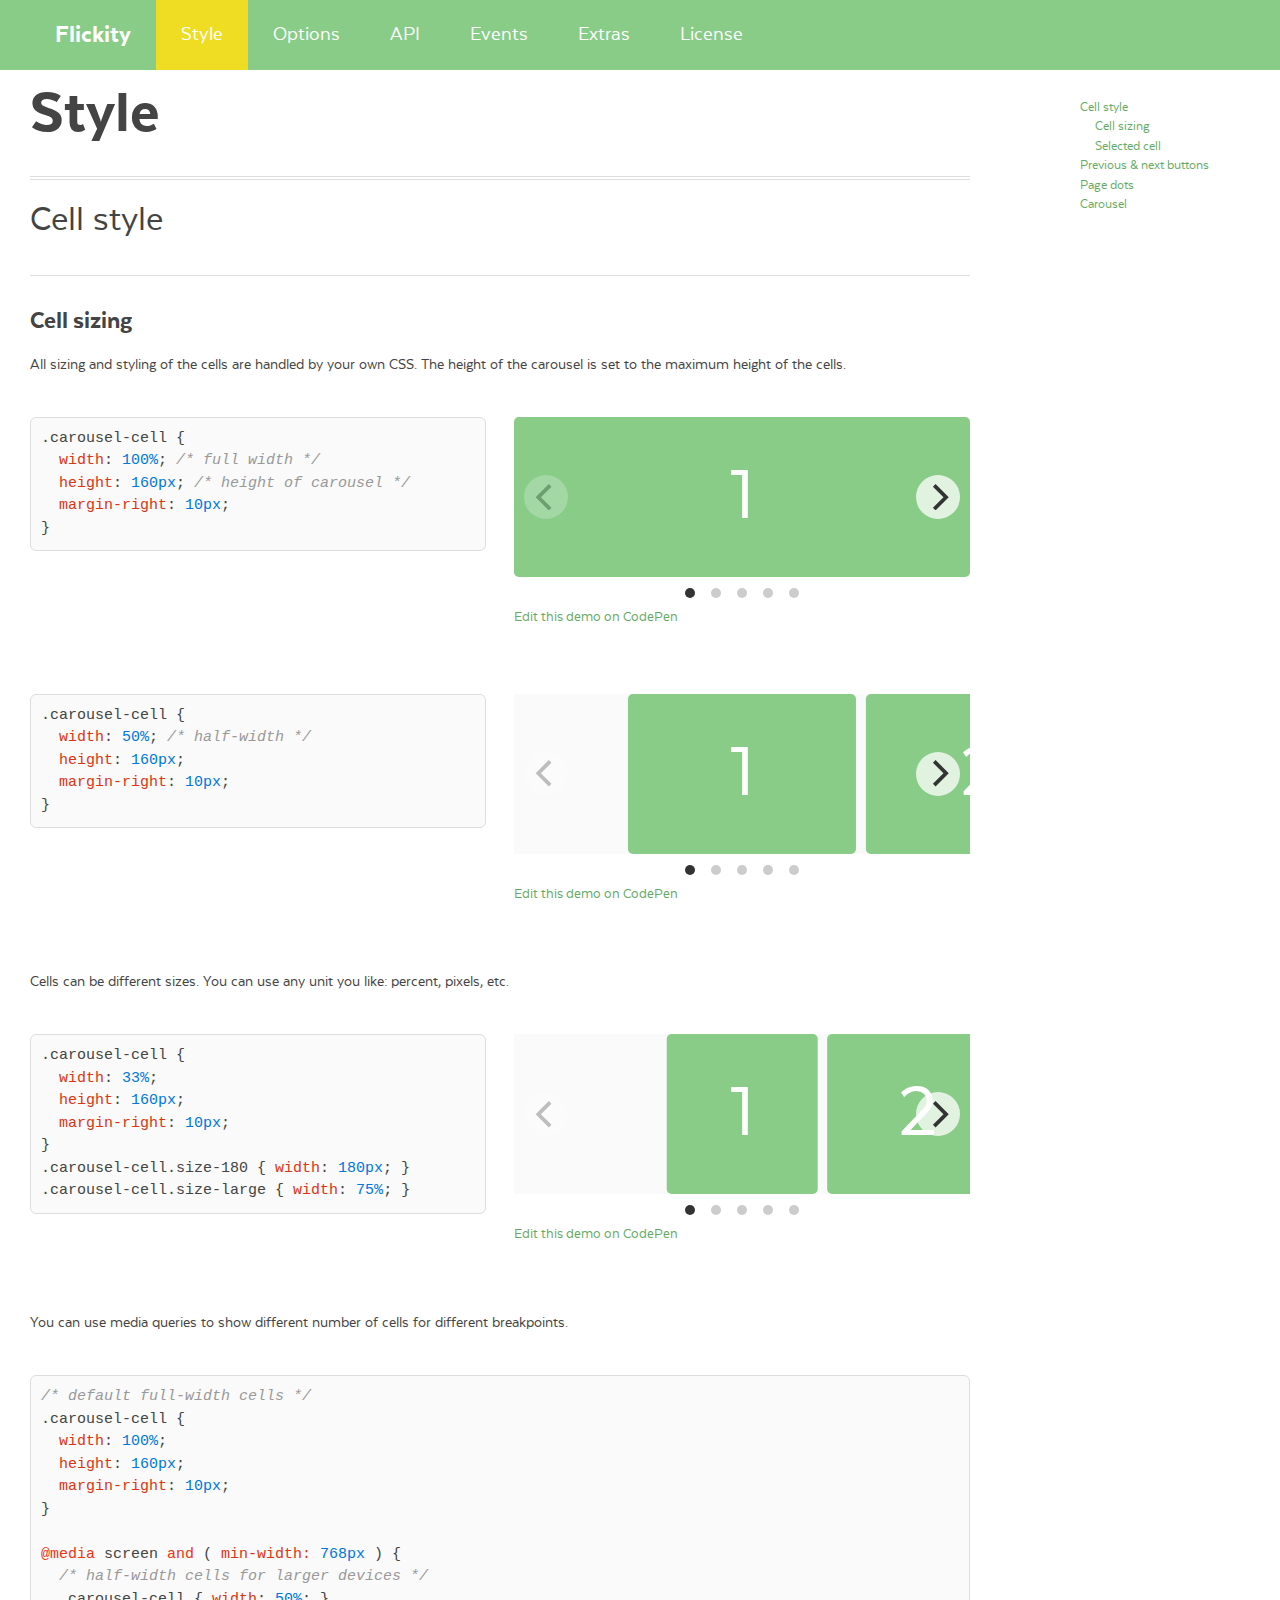
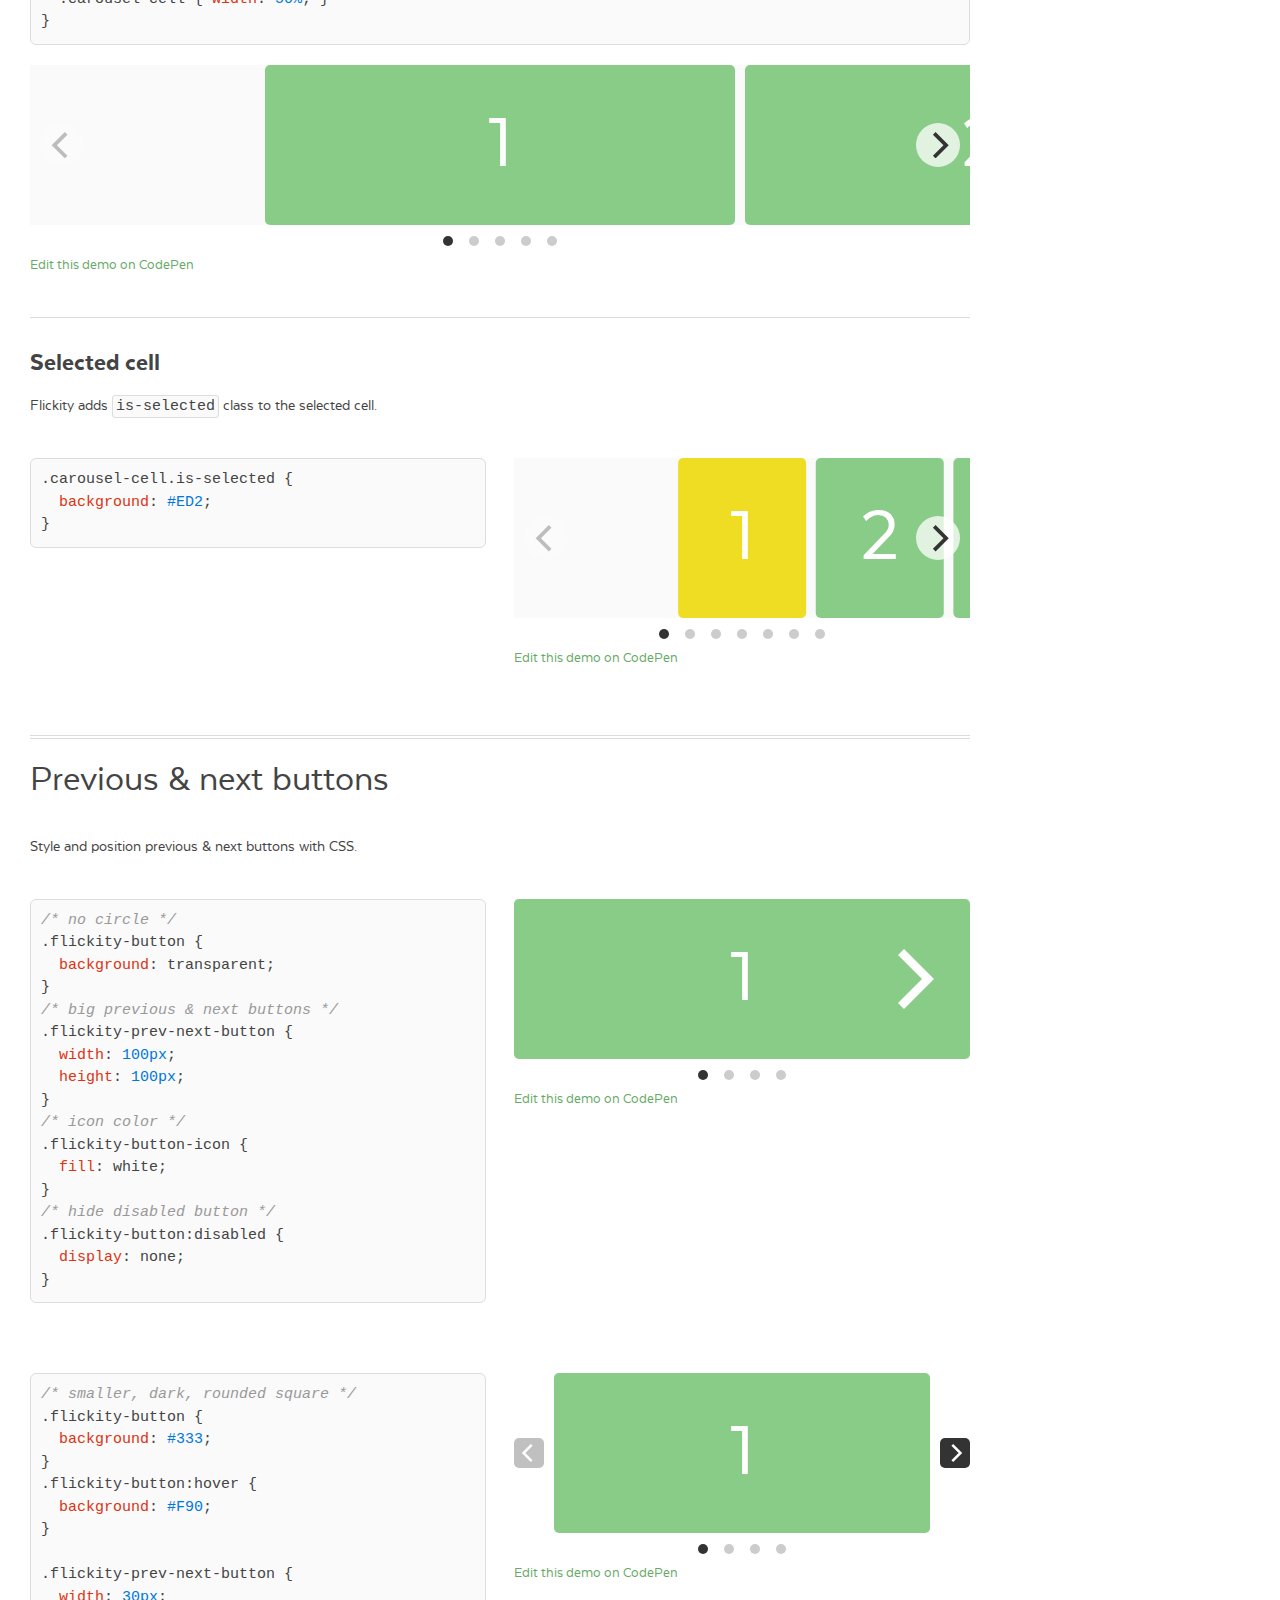
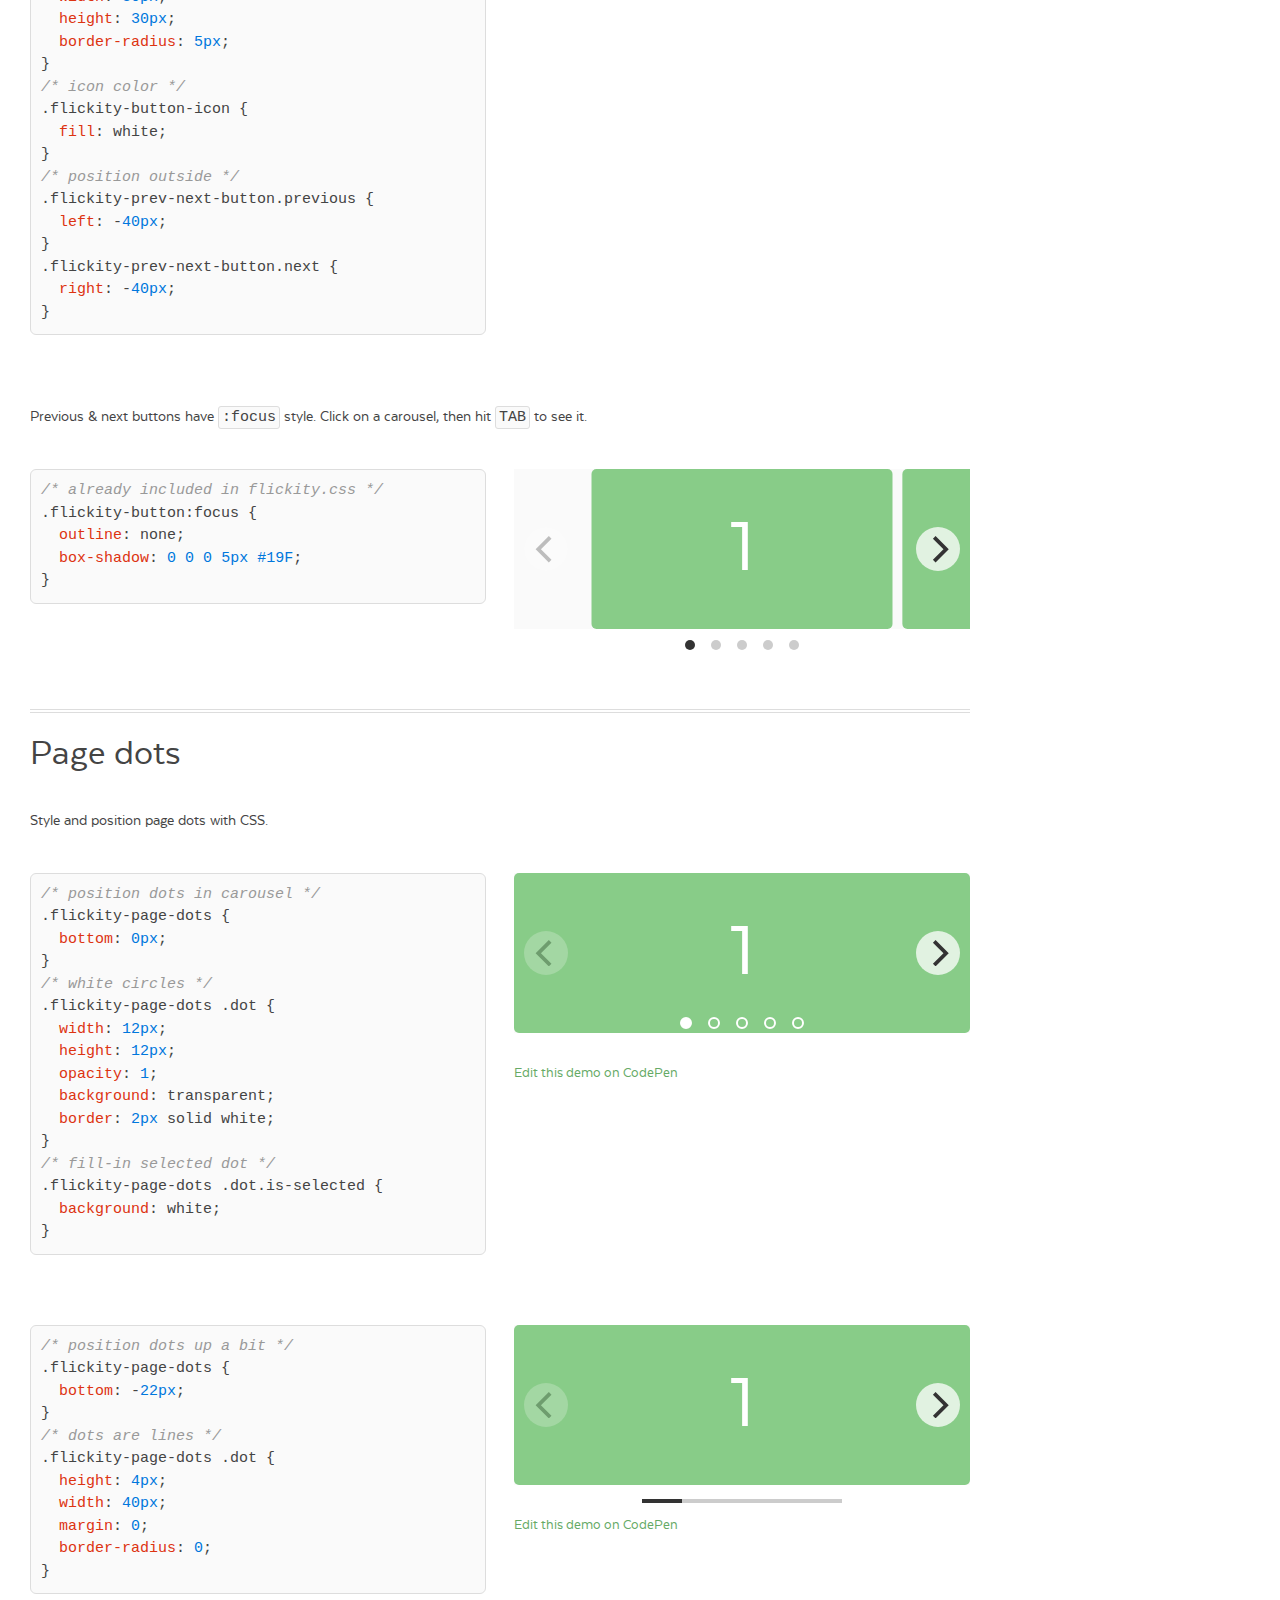
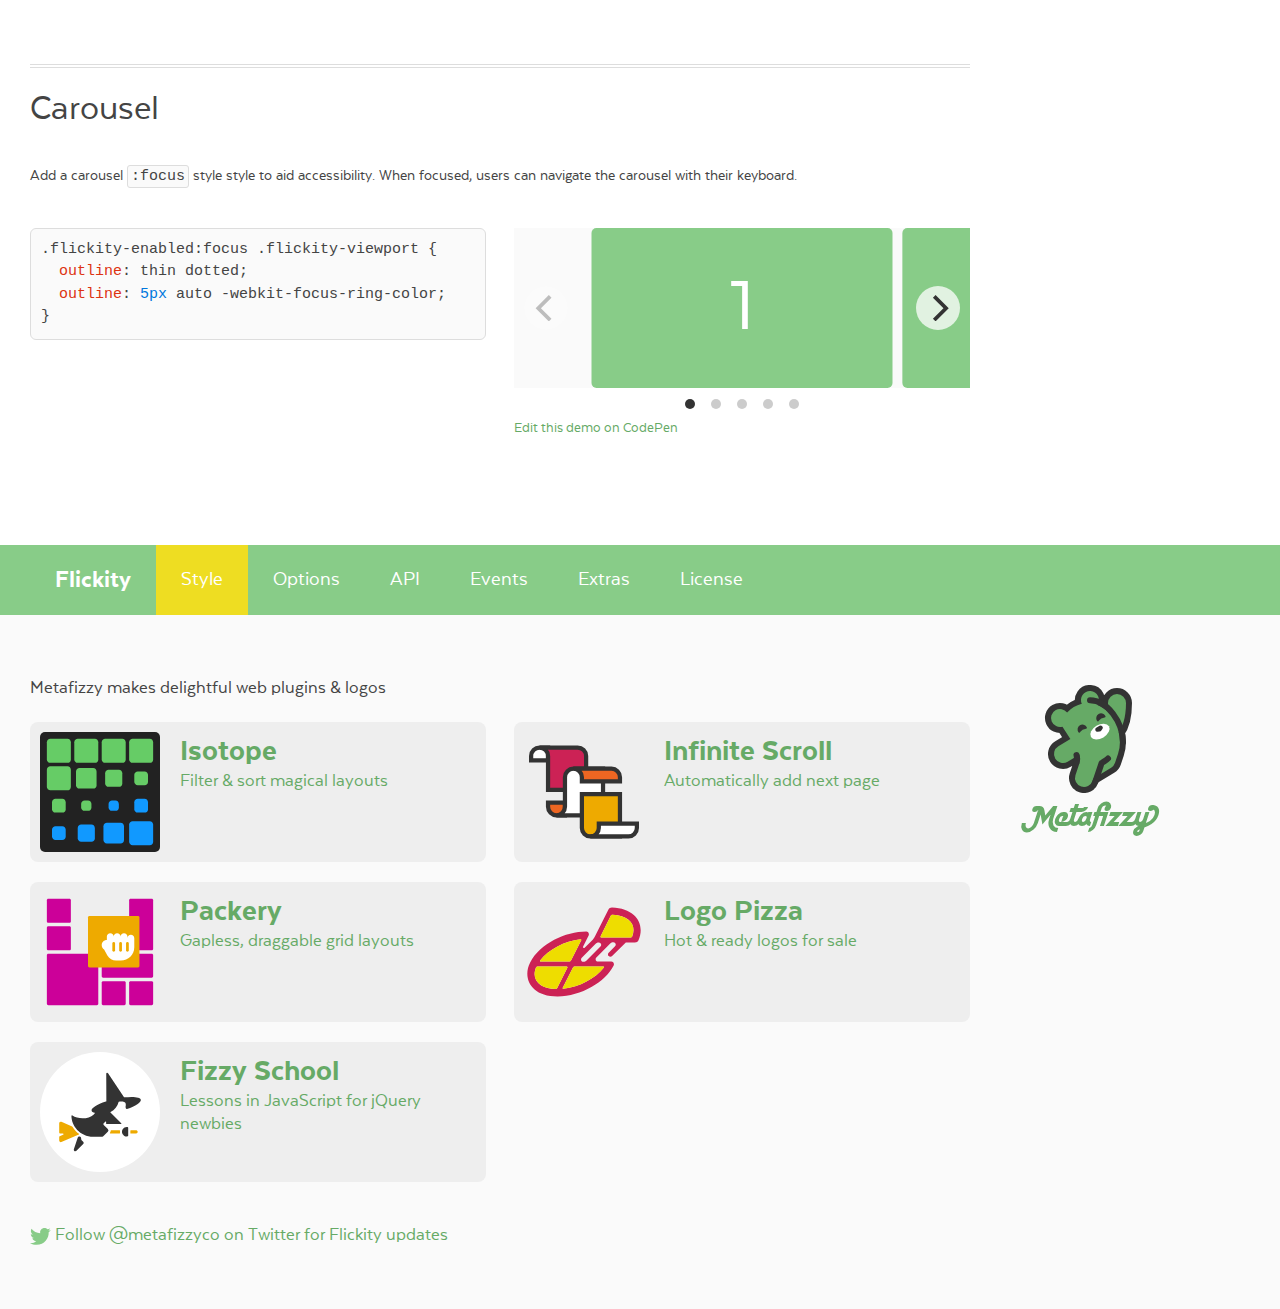
<file: libs/flickity/style.html>
<!DOCTYPE html><html lang="en" class="export"><head>
  <meta charset="utf-8">
  <meta name="description" content="Touch, responsive, flickable carousels">
  <meta name="viewport" content="width=device-width">

  <title>Flickity · Style</title>

    <link rel="stylesheet" href="css/flickity-docs.css?6" media="screen">

  <meta name="twitter:card" content="summary">
  <meta name="twitter:site" content="@metafizzyco">
  <meta name="twitter:url" content="https://flickity.metafizzy.co/style.html">
  <meta name="twitter:title" content="Flickity Style">
  <meta name="twitter:description" content="Touch, responsive, flickable carousels">

</head>
<body class="page--style">


<nav class="site-nav">
  <div class="container">
    <ul class="site-nav__list">
      <li class="site-nav__item site-nav__item--homepage"><a href=".">Flickity</a></li>
      <li class="site-nav__item site-nav__item--style"><a href="style.html">Style</a></li>
      <li class="site-nav__item site-nav__item--options"><a href="options.html">Options</a></li>
      <li class="site-nav__item site-nav__item--api"><a href="api.html">API</a></li>
      <li class="site-nav__item site-nav__item--events"><a href="events.html">Events</a></li>
      <li class="site-nav__item site-nav__item--extras"><a href="extras.html">Extras</a></li>
      <li class="site-nav__item site-nav__item--license"><a href="license.html">License</a></li>
    </ul>
  </div>
</nav>


<div class="main">
  <div class="container">
      <h1 class="page-title">Style</h1>


    <ul class="page-nav" data-js="page-nav">
<li class="page-nav__item page-nav__item--h2"><a href="#cell-style">Cell style</a></li>
<li class="page-nav__item page-nav__item--h3"><a href="#cell-sizing">Cell sizing</a></li>
<li class="page-nav__item page-nav__item--h3"><a href="#selected-cell">Selected cell</a></li>
<li class="page-nav__item page-nav__item--h2"><a href="#previous-next-buttons">Previous &amp; next buttons</a></li>
<li class="page-nav__item page-nav__item--h2"><a href="#page-dots">Page dots</a></li>
<li class="page-nav__item page-nav__item--h2"><a href="#carousel">Carousel</a></li>
</ul>


<h2 id="cell-style">Cell style</h2>

<h3 id="cell-sizing">Cell sizing</h3>

<p>All sizing and styling of the cells are handled by your own CSS. The height of the carousel is set to the maximum height of the cells.</p>

<div class="example duo">
  <div class="example__code duo__cell">
<pre><code class="css"><span class="selector-class">.carousel-cell</span> {
  <span class="attribute">width</span>: <span class="number">100%</span>; <span class="comment">/* full width */</span>
  <span class="attribute">height</span>: <span class="number">160px</span>; <span class="comment">/* height of carousel */</span>
  <span class="attribute">margin-right</span>: <span class="number">10px</span>;
}
</code></pre>
  </div>
  <div class="example__demo duo__cell">
    <div class="carousel carousel--full-width" data-flickity="">
      <div class="carousel-cell"></div>
      <div class="carousel-cell"></div>
      <div class="carousel-cell"></div>
      <div class="carousel-cell"></div>
      <div class="carousel-cell"></div>
    </div>
    <p class="edit-demo">
        <a href="https://codepen.io/desandro/pen/dPdyJK">Edit this demo on CodePen</a>
    </p>
  </div>
</div>

<div class="example duo">
  <div class="example__code duo__cell">
<pre><code class="css"><span class="selector-class">.carousel-cell</span> {
  <span class="attribute">width</span>: <span class="number">50%</span>; <span class="comment">/* half-width */</span>
  <span class="attribute">height</span>: <span class="number">160px</span>;
  <span class="attribute">margin-right</span>: <span class="number">10px</span>;
}
</code></pre>
  </div>
  <div class="example__demo duo__cell">
    <div class="carousel carousel--half-width" data-flickity="">
      <div class="carousel-cell"></div>
      <div class="carousel-cell"></div>
      <div class="carousel-cell"></div>
      <div class="carousel-cell"></div>
      <div class="carousel-cell"></div>
    </div>
    <p class="edit-demo">
        <a href="https://codepen.io/desandro/pen/gbvOvy">Edit this demo on CodePen</a>
    </p>
  </div>
</div>

<p>Cells can be different sizes. You can use any unit you like: percent, pixels, etc.</p>

<div class="example duo">
  <div class="example__code duo__cell">
<pre><code class="css"><span class="selector-class">.carousel-cell</span> {
  <span class="attribute">width</span>: <span class="number">33%</span>;
  <span class="attribute">height</span>: <span class="number">160px</span>;
  <span class="attribute">margin-right</span>: <span class="number">10px</span>;
}
<span class="selector-class">.carousel-cell</span><span class="selector-class">.size-180</span> { <span class="attribute">width</span>: <span class="number">180px</span>; }
<span class="selector-class">.carousel-cell</span><span class="selector-class">.size-large</span> { <span class="attribute">width</span>: <span class="number">75%</span>; }
</code></pre>
  </div>
  <div class="example__demo duo__cell">
    <div class="carousel carousel--various-widths" data-flickity="">
      <div class="carousel-cell"></div>
      <div class="carousel-cell size-180"></div>
      <div class="carousel-cell size-large"></div>
      <div class="carousel-cell"></div>
      <div class="carousel-cell size-large"></div>
    </div>
    <p class="edit-demo">
        <a href="https://codepen.io/desandro/pen/raJNdm">Edit this demo on CodePen</a>
    </p>
  </div>
</div>

<p>You can use media queries to show different number of cells for different breakpoints.</p>

<div class="example">
  <div class="example__code">
<pre><code class="css"><span class="comment">/* default full-width cells */</span>
<span class="selector-class">.carousel-cell</span> {
  <span class="attribute">width</span>: <span class="number">100%</span>;
  <span class="attribute">height</span>: <span class="number">160px</span>;
  <span class="attribute">margin-right</span>: <span class="number">10px</span>;
}

<span class="keyword">@media</span> screen <span class="keyword">and</span> ( <span class="attribute">min-width:</span> <span class="number">768px</span> ) {
  <span class="comment">/* half-width cells for larger devices */</span>
  <span class="selector-class">.carousel-cell</span> { <span class="attribute">width</span>: <span class="number">50%</span>; }
}
</code></pre>
  </div>
  <div class="example__demo">
    <div class="carousel carousel--media-queried" data-flickity="">
      <div class="carousel-cell"></div>
      <div class="carousel-cell"></div>
      <div class="carousel-cell"></div>
      <div class="carousel-cell"></div>
      <div class="carousel-cell"></div>
    </div>
    <p class="edit-demo">
        <a href="https://codepen.io/desandro/pen/azqbGV">Edit this demo on CodePen</a>
    </p>
  </div>
</div>

<h3 id="selected-cell">Selected cell</h3>

<p>Flickity adds <code>is-selected</code> class to the selected cell.</p>

<div class="example duo">
  <div class="example__code duo__cell">
<pre><code class="css"><span class="selector-class">.carousel-cell</span><span class="selector-class">.is-selected</span> {
  <span class="attribute">background</span>: <span class="number">#ED2</span>;
}
</code></pre>
  </div>
  <div class="example__demo duo__cell">
    <div class="carousel carousel--selected-cell carousel--show-several" data-flickity="">
      <div class="carousel-cell"></div>
      <div class="carousel-cell"></div>
      <div class="carousel-cell"></div>
      <div class="carousel-cell"></div>
      <div class="carousel-cell"></div>
      <div class="carousel-cell"></div>
      <div class="carousel-cell"></div>
    </div>
    <p class="edit-demo">
        <a href="https://codepen.io/desandro/pen/YPezvR">Edit this demo on CodePen</a>
    </p>
  </div>
</div>


<h2 id="previous-next-buttons">Previous &amp; next buttons</h2>

<p>Style and position previous &amp; next buttons with CSS.</p>

<div class="example duo">
  <div class="example__code duo__cell">
<pre><code class="css"><span class="comment">/* no circle */</span>
<span class="selector-class">.flickity-button</span> {
  <span class="attribute">background</span>: transparent;
}
<span class="comment">/* big previous &amp; next buttons */</span>
<span class="selector-class">.flickity-prev-next-button</span> {
  <span class="attribute">width</span>: <span class="number">100px</span>;
  <span class="attribute">height</span>: <span class="number">100px</span>;
}
<span class="comment">/* icon color */</span>
<span class="selector-class">.flickity-button-icon</span> {
  <span class="attribute">fill</span>: white;
}
<span class="comment">/* hide disabled button */</span>
<span class="selector-class">.flickity-button</span><span class="selector-pseudo">:disabled</span> {
  <span class="attribute">display</span>: none;
}
</code></pre>
  </div>
  <div class="example__demo duo__cell">
    <div class="carousel carousel--full-width carousel--prev-next-big-arrow" data-flickity="">
      <div class="carousel-cell"></div>
      <div class="carousel-cell"></div>
      <div class="carousel-cell"></div>
      <div class="carousel-cell"></div>
    </div>
    <p class="edit-demo">
        <a href="https://codepen.io/desandro/pen/EaQxpb">Edit this demo on CodePen</a>
    </p>
  </div>
</div>

<div class="example duo">
  <div class="example__code duo__cell">
<pre><code class="css"><span class="comment">/* smaller, dark, rounded square */</span>
<span class="selector-class">.flickity-button</span> {
  <span class="attribute">background</span>: <span class="number">#333</span>;
}
<span class="selector-class">.flickity-button</span><span class="selector-pseudo">:hover</span> {
  <span class="attribute">background</span>: <span class="number">#F90</span>;
}

<span class="selector-class">.flickity-prev-next-button</span> {
  <span class="attribute">width</span>: <span class="number">30px</span>;
  <span class="attribute">height</span>: <span class="number">30px</span>;
  <span class="attribute">border-radius</span>: <span class="number">5px</span>;
}
<span class="comment">/* icon color */</span>
<span class="selector-class">.flickity-button-icon</span> {
  <span class="attribute">fill</span>: white;
}
<span class="comment">/* position outside */</span>
<span class="selector-class">.flickity-prev-next-button</span><span class="selector-class">.previous</span> {
  <span class="attribute">left</span>: -<span class="number">40px</span>;
}
<span class="selector-class">.flickity-prev-next-button</span><span class="selector-class">.next</span> {
  <span class="attribute">right</span>: -<span class="number">40px</span>;
}
</code></pre>
  </div>
  <div class="example__demo duo__cell">
    <div class="carousel carousel--full-width carousel--prev-next-small-outside" data-flickity="">
      <div class="carousel-cell"></div>
      <div class="carousel-cell"></div>
      <div class="carousel-cell"></div>
      <div class="carousel-cell"></div>
    </div>
    <p class="edit-demo">
        <a href="https://codepen.io/desandro/pen/zxRYMP">Edit this demo on CodePen</a>
    </p>
  </div>
</div>

<p>Previous &amp; next buttons have <code>:focus</code> style. Click on a carousel, then hit <kbd>TAB</kbd> to see it.</p>

<div class="example duo">
  <div class="example__code duo__cell">
<pre><code class="css"><span class="comment">/* already included in flickity.css */</span>
<span class="selector-class">.flickity-button</span><span class="selector-pseudo">:focus</span> {
  <span class="attribute">outline</span>: none;
  <span class="attribute">box-shadow</span>: <span class="number">0</span> <span class="number">0</span> <span class="number">0</span> <span class="number">5px</span> <span class="number">#19F</span>;
}
</code></pre>
  </div>
  <div class="example__demo duo__cell">
    <div class="carousel" data-flickity="">
      <div class="carousel-cell"></div>
      <div class="carousel-cell"></div>
      <div class="carousel-cell"></div>
      <div class="carousel-cell"></div>
      <div class="carousel-cell"></div>
    </div>
  </div>
</div>


<h2 id="page-dots">Page dots</h2>

<p>Style and position page dots with CSS.</p>

<div class="example duo">
  <div class="example__code duo__cell">
<pre><code class="css"><span class="comment">/* position dots in carousel */</span>
<span class="selector-class">.flickity-page-dots</span> {
  <span class="attribute">bottom</span>: <span class="number">0px</span>;
}
<span class="comment">/* white circles */</span>
<span class="selector-class">.flickity-page-dots</span> <span class="selector-class">.dot</span> {
  <span class="attribute">width</span>: <span class="number">12px</span>;
  <span class="attribute">height</span>: <span class="number">12px</span>;
  <span class="attribute">opacity</span>: <span class="number">1</span>;
  <span class="attribute">background</span>: transparent;
  <span class="attribute">border</span>: <span class="number">2px</span> solid white;
}
<span class="comment">/* fill-in selected dot */</span>
<span class="selector-class">.flickity-page-dots</span> <span class="selector-class">.dot</span><span class="selector-class">.is-selected</span> {
  <span class="attribute">background</span>: white;
}
</code></pre>
  </div>
  <div class="example__demo duo__cell">
    <div class="carousel carousel--full-width carousel--o-dots" data-flickity="">
      <div class="carousel-cell"></div>
      <div class="carousel-cell"></div>
      <div class="carousel-cell"></div>
      <div class="carousel-cell"></div>
      <div class="carousel-cell"></div>
    </div>
    <p class="edit-demo">
        <a href="https://codepen.io/desandro/pen/EaQaYL">Edit this demo on CodePen</a>
    </p>
  </div>
</div>

<div class="example duo">
  <div class="example__code duo__cell">
<pre><code class="css"><span class="comment">/* position dots up a bit */</span>
<span class="selector-class">.flickity-page-dots</span> {
  <span class="attribute">bottom</span>: -<span class="number">22px</span>;
}
<span class="comment">/* dots are lines */</span>
<span class="selector-class">.flickity-page-dots</span> <span class="selector-class">.dot</span> {
  <span class="attribute">height</span>: <span class="number">4px</span>;
  <span class="attribute">width</span>: <span class="number">40px</span>;
  <span class="attribute">margin</span>: <span class="number">0</span>;
  <span class="attribute">border-radius</span>: <span class="number">0</span>;
}
</code></pre>
  </div>
  <div class="example__demo duo__cell">
    <div class="carousel carousel--full-width carousel--line-dots" data-flickity="">
      <div class="carousel-cell"></div>
      <div class="carousel-cell"></div>
      <div class="carousel-cell"></div>
      <div class="carousel-cell"></div>
      <div class="carousel-cell"></div>
    </div>
    <p class="edit-demo">
        <a href="https://codepen.io/desandro/pen/ByYyao">Edit this demo on CodePen</a>
    </p>
  </div>
</div>


<h2 id="carousel">Carousel</h2>

<p>Add a carousel <code>:focus</code> style style to aid accessibility. When focused, users can navigate the carousel with their keyboard.</p>

<div class="example duo">
  <div class="example__code duo__cell">
<pre><code class="css"><span class="selector-class">.flickity-enabled</span><span class="selector-pseudo">:focus</span> <span class="selector-class">.flickity-viewport</span> {
  <span class="attribute">outline</span>: thin dotted;
  <span class="attribute">outline</span>: <span class="number">5px</span> auto -webkit-focus-ring-color;
}
</code></pre>
  </div>
  <div class="example__demo duo__cell">
    <div class="carousel carousel--carousel-focus" data-flickity="">
      <div class="carousel-cell"></div>
      <div class="carousel-cell"></div>
      <div class="carousel-cell"></div>
      <div class="carousel-cell"></div>
      <div class="carousel-cell"></div>
    </div>
    <p class="edit-demo">
        <a href="https://codepen.io/desandro/pen/RNQOGm">Edit this demo on CodePen</a>
    </p>
  </div>
</div>


  </div>
</div>

<nav class="site-nav">
  <div class="container">
    <ul class="site-nav__list">
      <li class="site-nav__item site-nav__item--homepage"><a href=".">Flickity</a></li>
      <li class="site-nav__item site-nav__item--style"><a href="style.html">Style</a></li>
      <li class="site-nav__item site-nav__item--options"><a href="options.html">Options</a></li>
      <li class="site-nav__item site-nav__item--api"><a href="api.html">API</a></li>
      <li class="site-nav__item site-nav__item--events"><a href="events.html">Events</a></li>
      <li class="site-nav__item site-nav__item--extras"><a href="extras.html">Extras</a></li>
      <li class="site-nav__item site-nav__item--license"><a href="license.html">License</a></li>
    </ul>
  </div>
</nav>

<footer class="site-footer">

  <div class="container">

    <p class="site-footer__copy">Metafizzy makes delightful web plugins &amp; logos</p>

    <div class="showcase">
    
      <ul class="showcase-item-list">
          <li class="showcase-item">
            <a class="showcase-item__link" href="https://isotope.metafizzy.co">
              <div class="showcase-item__image">
                  <svg class="isotope-illo" xmlns="http://www.w3.org/2000/svg" viewBox="0 0 350 350" width="100" height="100">
                    <path class="isotope-illo__color1" fill="#6C6" d="M80 170H30c-6 0-10-5-10-10v-50c0-6 5-10 10-10h50c6 0 10 5 10 10v50C90 166 86 170 80 170z"></path>
                    <path class="isotope-illo__color1" fill="#6C6" d="M80 90H30c-6 0-10-5-10-10V30c0-6 5-10 10-10h50c6 0 10 5 10 10v50C90 86 86 90 80 90z"></path>
                    <path class="isotope-illo__color1" fill="#6C6" d="M160 90h-50c-6 0-10-5-10-10V30c0-6 5-10 10-10h50c6 0 10 5 10 10v50C170 86 166 90 160 90z"></path>
                    <path class="isotope-illo__color1" fill="#6C6" d="M240 90h-50c-6 0-10-5-10-10V30c0-6 5-10 10-10h50c6 0 10 5 10 10v50C250 86 246 90 240 90z"></path>
                    <path class="isotope-illo__color1" fill="#6C6" d="M320 90h-50c-6 0-10-5-10-10V30c0-6 5-10 10-10h50c6 0 10 5 10 10v50C330 86 326 90 320 90z"></path>
                    <path class="isotope-illo__color1" fill="#6C6" d="M155 165h-40c-6 0-10-5-10-10v-40c0-6 5-10 10-10h40c6 0 10 5 10 10v40 C165 161 161 165 155 165z"></path>
                    <path class="isotope-illo__color1" fill="#6C6" d="M230 160h-30c-6 0-10-5-10-10v-30c0-6 5-10 10-10h30c6 0 10 5 10 10v30 C240 156 236 160 230 160z"></path>
                    <path class="isotope-illo__color1" fill="#6C6" d="M305 155h-20c-6 0-10-5-10-10v-20c0-6 5-10 10-10h20c6 0 10 5 10 10v20 C315 151 311 155 305 155z"></path>
                    <path class="isotope-illo__color1" fill="#6C6" d="M65 235H45c-6 0-10-5-10-10v-20c0-6 5-10 10-10h20c6 0 10 5 10 10v20C75 231 71 235 65 235z"></path>
                    <path class="isotope-illo__color1" fill="#6C6" d="M140 230h-10c-6 0-10-5-10-10v-10c0-6 5-10 10-10h10c6 0 10 5 10 10v10 C150 226 146 230 140 230z"></path>
                    <path class="isotope-illo__color2" fill="#19F" d="M305 235h-20c-6 0-10-5-10-10v-20c0-6 5-10 10-10h20c6 0 10 5 10 10v20 C315 231 311 235 305 235z"></path>
                    <path class="isotope-illo__color2" fill="#19F" d="M65 315H45c-6 0-10-5-10-10v-20c0-6 5-10 10-10h20c6 0 10 5 10 10v20C75 311 71 315 65 315z"></path>
                    <path class="isotope-illo__color2" fill="#19F" d="M150 320h-30c-6 0-10-5-10-10v-30c0-6 5-10 10-10h30c6 0 10 5 10 10v30 C160 316 156 320 150 320z"></path>
                    <path class="isotope-illo__color2" fill="#19F" d="M220 230h-10c-6 0-10-5-10-10v-10c0-6 5-10 10-10h10c6 0 10 5 10 10v10 C230 226 226 230 220 230z"></path>
                    <path class="isotope-illo__color2" fill="#19F" d="M235 325h-40c-6 0-10-5-10-10v-40c0-6 5-10 10-10h40c6 0 10 5 10 10v40 C245 321 241 325 235 325z"></path>
                    <path class="isotope-illo__color2" fill="#19F" d="M320 330h-50c-6 0-10-5-10-10v-50c0-6 5-10 10-10h50c6 0 10 5 10 10v50 C330 326 326 330 320 330z"></path>
                  </svg>
              </div>
              <div class="showcase-item__text">
                <h3 class="showcase-item__title">Isotope</h3>
                <p class="showcase-item__description">Filter &amp; sort magical layouts</p>
              </div>
            </a>
          </li>
    
          <li class="showcase-item">
            <a class="showcase-item__link" href="https://infinite-scroll.com">
              <div class="showcase-item__image">
                  <svg class="infinite-scroll-illo" xmlns="http://www.w3.org/2000/svg" viewBox="0 0 520 520" width="200" height="200">
                    <path class="infinite-scroll-illo__page infinite-scroll-illo__page--back" d="M90,110H10V90c0-22,18-40,40-40h40V110z"></path>
                    <path class="infinite-scroll-illo__page infinite-scroll-illo__page--front1" d="M270,90L270,90c0-22-18-40-40-40h0H50h0c22,0,40,18,40,40v0v0v160h180V90z"></path>
                    <path class="infinite-scroll-illo__page infinite-scroll-illo__page--front2" d="M170,330v-20H90v20v0c0,22,18,40,40,40h0h40V330z"></path>
                    <path class="infinite-scroll-illo__page infinite-scroll-illo__page--back" d="M350,150H210c-22,0-40,18-40,40v140v0c0,22-18,40-40,40h0h220V150z"></path>
                    <path class="infinite-scroll-illo__page infinite-scroll-illo__page--front3" d="M430,470V270H250v160c0,22,18,40,40,40H430z"></path>
                    <path class="infinite-scroll-illo__page infinite-scroll-illo__page--front2" d="M250,190v20h180v-20c0-22-18-40-40-40H210h0C232,150,250,168,250,190L250,190z"></path>
                    <path class="infinite-scroll-illo__page infinite-scroll-illo__page--back" d="M330,410v20v0c0,22-18,40-40,40h0h180c22,0,40-18,40-40v-20H330z"></path>
                  </svg>
              </div>
              <div class="showcase-item__text">
                <h3 class="showcase-item__title">Infinite Scroll</h3>
                <p class="showcase-item__description">Automatically add next page</p>
              </div>
            </a>
          </li>
    
    
          <li class="showcase-item">
            <a class="showcase-item__link" href="https://packery.metafizzy.co">
              <div class="showcase-item__image">
                  <svg class="packery-illo" xmlns="http://www.w3.org/2000/svg" viewBox="0 0 700 700" width="100" height="100">
                    <path class="packery-illo__item" fill="#C09" d="M172 180H48c-4 0-8-4-8-8V48c0-4 4-8 8-8h124c4 0 8 4 8 8v124C180 176 176 180 172 180z"></path>
                    <path class="packery-illo__item" fill="#C09" d="M172 340H48c-4 0-8-4-8-8V208c0-4 4-8 8-8h124c4 0 8 4 8 8v124C180 336 176 340 172 340z"></path>
                    <path class="packery-illo__item" fill="#C09" d="M492 660H368c-4 0-8-4-8-8V528c0-4 4-8 8-8h124c4 0 8 4 8 8v124C500 656 496 660 492 660z"></path>
                    <path class="packery-illo__item" fill="#C09" d="M652 660H528c-4 0-8-4-8-8V528c0-4 4-8 8-8h124c4 0 8 4 8 8v124C660 656 656 660 652 660z"></path>
                    <path class="packery-illo__item" fill="#C09" d="M652 500H368c-4 0-8-4-8-8V368c0-4 4-8 8-8h284c4 0 8 4 8 8v124C660 496 656 500 652 500z"></path>
                    <path class="packery-illo__item" fill="#C09" d="M332 660H48c-4 0-8-4-8-8V368c0-4 4-8 8-8h284c4 0 8 4 8 8v284C340 656 336 660 332 660z"></path>
                    <path class="packery-illo__item" fill="#C09" d="M652 340H528c-4 0-8-4-8-8V48c0-4 4-8 8-8h124c4 0 8 4 8 8v284C660 336 656 340 652 340z"></path>
                    <path class="packery-illo__draggie" fill="#EA0" d="M572 440H288c-4 0-8-4-8-8V148c0-4 4-8 8-8h284c4 0 8 4 8 8v284C580 436 576 440 572 440z"></path>
                    <g>
                      <path class="packery-illo__hand" fill="white" d="M530 250c-11 0-20 9-20 20v-10c0-11-9-20-20-20s-20 9-20 20c0-11-9-20-20-20s-20 9-20 20c0-11-9-20-20-20
                        s-20 9-20 20v20c-17 0-30 13-30 30c0 11 6 20 14 25l19 35c10 18 30 30 51 30h28
                        c43 0 78-35 78-78V270C550 259 541 250 530 250z"></path>
                      <line class="packery-illo__hand-line" stroke="#EA0" fill="none" stroke-width="16" stroke-linecap="round" x1="430" y1="300" x2="430" y2="340"></line>
                      <line class="packery-illo__hand-line" stroke="#EA0" fill="none" stroke-width="16" stroke-linecap="round" x1="470" y1="300" x2="470" y2="340"></line>
                      <line class="packery-illo__hand-line" stroke="#EA0" fill="none" stroke-width="16" stroke-linecap="round" x1="510" y1="300" x2="510" y2="340"></line>
                    </g>
                  </svg>
              </div>
              <div class="showcase-item__text">
                <h3 class="showcase-item__title">Packery</h3>
                <p class="showcase-item__description">Gapless, draggable grid layouts</p>
              </div>
            </a>
          </li>
    
          <li class="showcase-item">
            <a class="showcase-item__link" href="http://logo.pizza">
              <div class="showcase-item__image">
                  <svg class="logo-pizza-illo" xmlns="http://www.w3.org/2000/svg" viewBox="0 0 700 700" width="100" height="100">
                    <path class="logo-pizza-illo__outline" fill="#C25" d="M513 91c-9-0-17 5-21 12l-80 160c-3 5-6 10-11 15l-47 47
                      c-5 5-12-1-9-7l32-64c5-11-2-23-14-23h-0c-121 0-268 70-327 180
                      C-9 497 35 609 196 609c138 0 279-85 327-180v0c5-11-2-23-14-23h-77c-13 0-19-15-10-24
                      l81-81c5-5 11-8 18-8l0 0c13 0 19 15 10 24L494 354c-6 6-6 14 0 20c3 3 6 4 10 4
                      c4 0 7-1 10-4l80-80h53c9 0 17-5 21-13C707 190 656 97 513 91z M334 281l-59 117
                      c-2 5-7 8-13 8H97c-4 0-6-4-3-7c49-64 143-114 236-124C333 275 335 278 334 281z
                       M70 441c2-4 6-7 10-7h168c4 0 7 4 5 8l-59 118c-2 4-6 6-11 6
                      C106 565 38 521 70 441z M466 441c-49 64-143 114-236 124c-3 0-6-3-4-6l59-117
                      c2-5 7-8 13-8h166C466 434 468 438 466 441z M446 318l-81 81c-5 5-11 8-18 8l0 0
                      c-13 0-19-15-10-24l81-81c5-5 11-8 18-8l0 0C449 294 455 309 446 318z M447 258L506 139
                      c2-4 6-7 11-6c101 7 140 60 114 126c-2 4-6 7-10 7H452C448 266 445 262 447 258z"></path>
                    <path class="logo-pizza-illo__slice" fill="#ED0" d="M334 281l-59 117c-2 5-7 8-13 8H97c-4 0-6-4-3-7
                      c49-64 143-114 236-124C333 275 335 278 334 281z"></path>
                    <path class="logo-pizza-illo__slice" fill="#ED0" d="M70 441c2-4 6-7 10-7h168c4 0 7 4 5 8l-59 118c-2 4-6 6-11 6
                      C106 565 38 521 70 441z"></path>
                    <path class="logo-pizza-illo__slice" fill="#ED0" d="M466 441c-49 64-143 114-236 124c-3 0-6-3-4-6l59-117
                      c2-5 7-8 13-8h166C466 434 468 438 466 441z"></path>
                    <path class="logo-pizza-illo__slice" fill="#ED0" d="M447 258L506 139c2-4 6-7 11-6c101 7 140 60 114 126c-2 4-6 7-10 7H452
                      C448 266 445 262 447 258z"></path>
                  </svg>
              </div>
              <div class="showcase-item__text">
                <h3 class="showcase-item__title">Logo Pizza</h3>
                <p class="showcase-item__description">Hot &amp; ready logos for sale</p>
              </div>
            </a>
          </li>
    
          <li class="showcase-item">
            <a class="showcase-item__link" href="http://fizzy.school">
              <div class="showcase-item__image">
                  <svg class="witchie-logo" xmlns="http://www.w3.org/2000/svg" viewBox="0 0 1000 1000" width="200" height="200">
                    <circle class="witchie-logo__moon" fill="white" cx="500" cy="500" r="500"></circle>
                    <path class="witchie-logo__broom" fill="#EA0" d="M582 675a35 35 0 0 0 8-20 3 3 0 0 1 3-2h71a3 3 0 0 1 3 3 59 59 0 0 0 0 20 3 3 0 0 1-3 3h-79A3 3 0 0 1 582 675Zm219 4a13 13 0 0 0 13-14c-1-7-7-12-14-12h-44a3 3 0 0 0-3 3v21a3 3 0 0 0 3 3ZM299 660a203 203 0 0 1-27-36 8 8 0 0 0-4-3L178 582a13 13 0 0 0-18 12v77a8 8 0 0 0 8 8h22a5 5 0 0 1 2 10L164 703a8 8 0 0 0-4 7v28a13 13 0 0 0 18 12l146-63a3 3 0 0 0 1-5A197 197 0 0 1 299 660Z"></path>
                    <path class="witchie-logo__dress" fill="#333" d="M326 705h4a13 13 0 0 1 13 13v8a13 13 0 0 0 4 9l13 13a13 13 0 0 1 0 19l-56 56c-10 10-26-0-22-13L314 714A13 13 0 0 1 326 705Zm397-79c-27 0-47 26-37 54 3 7 11 16 17 19a42 42 0 0 0 19 5 38 38 0 0 0 7-1 8 8 0 0 0 6-8v-62a8 8 0 0 0-6-8 38 38 0 0 0-7-1M840 397c-3-15-33-23-77-23a521 521 0 0 0-59 4 5 5 0 0 1-5-2L567 177a8 8 0 0 0-7-4 8 8 0 0 0-8 8l1 227a5 5 0 0 1-4 5c-74 24-123 55-119 76 2 8 11 14 26 18a3 3 0 0 1 1 4l-11 11c-20 20-56 30-92 30-31 0-63-8-84-23a5 5 0 0 0-3-1 5 5 0 0 0-5 5c0 78 68 173 183 173h75a10 10 0 0 0 7-3l38-38a16 16 0 0 0 0-23l-34-34a10 10 0 0 1 0-14l15-15a3 3 0 0 1 5 2v15a5 5 0 0 0 5 5H674a4 4 0 0 0 3-7l-90-90a3 3 0 0 1 1-4c34-19 59-49 67-84a3 3 0 0 1 2-2c6-1 12-1 17-1 22 0 37 5 39 14 1 6 3 11 2 17-5 17 1 31 8 31a6 6 0 0 0 2-0C797 448 845 419 840 397Z"></path>
                  </svg>
              </div>
              <div class="showcase-item__text">
                <h3 class="showcase-item__title">Fizzy School</h3>
                <p class="showcase-item__description">Lessons in JavaScript for jQuery newbies</p>
              </div>
            </a>
          </li>
    
      </ul> 
    
    </div>

    <p class="site-footer__copy">
      <a href="https://twitter.com/metafizzyco">
        <svg class="twitter-logo" xmlns="http://www.w3.org/2000/svg" viewBox="0 0 512 512" width="30" height="30">
          <path d="M512 97c-19 8-39 14-60 16 22-13 38-34 46-58-20 12-43 21-67 25-19-19-46-32-77-32-58 0-117 52-102 129-87-4-165-46-216-110-24 40-19 107 32 140-17 0-33-5-48-13v1c0 51 36 93 84 103-15 4-34 5-47 2 13 42 52 72 98 73-47 36-96 49-155 44 46 30 102 47 161 47 197 0 306-168 299-312 20-15 38-34 52-55z"></path>
        </svg>
        Follow @metafizzyco on Twitter for Flickity updates
      </a>
    </p>

    <div class="mfzy-brand">
      <a class="mfzy-brand__link" href="https://metafizzy.co">
        <svg class="mfzy-logo" xmlns="http://www.w3.org/2000/svg" xmlns:xlink="http://www.w3.org/1999/xlink" viewBox="0 0 144 144" width="36" height="36">
          <title>Metafizzy logo</title>
          <defs>
            <path id="mfzy-logo__body" d="M 120 24 a 12 12 0 0 0-24 0 a 72 72 0 0 1 -1 11
              a 40 40 0 0 0 -13 -8.5 A 12 12 0 1 0 61.1 25.1 c -8 2 -14 6 -19.6 11.6 
              A 12 12 0 1 0 35.3 55.5 L 45.8 72.1 l -16 9.6 A 12 12 0 0 0 42.2 102.3
              L 58 92.8 a 20 20 0 0 1 -0.2 11.9 l -5.2 15.5 a 12 12 0 0 0 22.8 7.6
              l 1.1 -3.3 l 23.7 -14.2 a 12 12 0 0 0 5.2 -6.5 l 4 -12 A 50 50 0 0 0 111.9 76
              a 52 52 0 0 0 -1.6 -12.8 C 115 57 120 44 120 24Z"></path>
            <path id="mfzy-logo__eye" d="M 0 6.5 a 6.5 6.5 0 0 1 13 0 c 0 3.5 -3 0.5 -6.5 0.5 s -6.5 3 -6.5 -0.5 Z"></path>
            <clipPath id="mfzy-logo__body-clip">
              <use xlink:href="#mfzy-logo__body"></use>
            </clipPath>
          </defs>
          <use class="mfzy-logo__body-outline" xlink:href="#mfzy-logo__body" fill="#333" stroke="#333" stroke-width="16"></use>
          <use class="mfzy-logo__body-fill" xlink:href="#mfzy-logo__body"></use>
          <g class="mfzy-logo__stripes" clip-path="url(#mfzy-logo__body-clip)">
            <rect fill="#E62" x="16" width="120" height="138"></rect>
            <path fill="#C25" d="M96 24L16 72V0h80v24z"></path>
            <path fill="#EA0" d="M116 70L16 130v-26l95-57 5 23z"></path>
            <path fill="#19F" d="M136 138H16v-8l120-72v80z"></path>
          </g>
          <path class="mfzy-logo__cut-ins" stroke="#333" fill="none" stroke-linecap="round" stroke-linejoin="round" stroke-width="8" d="M 72 20.4 c 23 0 44 29 44 56
            M 54 103.4 a 16 16 0 0 0 0 -10
            M 96 98 c -2 2 -8 6 -8.5,6 l -8.4 25.1"></path>
          <g transform="translate(53 57) rotate(-31)">
            <ellipse class="mfzy-logo__snout" cx="25" cy="21" rx="14" ry="9" fill="#FFF"></ellipse>
            <use class="mfzy-logo__feature" xlink:href="#mfzy-logo__eye" fill="#333"></use>
            <use class="mfzy-logo__feature" xlink:href="#mfzy-logo__eye" fill="#333" transform="translate(29 0)"></use>
            <path class="mfzy-logo__feature" d="M 28.6 14 a 3 3 0 0 1 1.3 5.6 l -2.6 1.2 a 3 3 0 0 1 -2.6 0
              l -2.6 -1.2 a 3 3 0 0 1 1.3 -5.6 Z" fill="#333"></path>
          </g>
        </svg>
        <svg class="mfzy-wordmark" xmlns="http://www.w3.org/2000/svg" viewBox="0 0 280 80" fill="none" stroke="#333" width="140" height="40">
          <g transform="skewX(-18)">
            <path stroke-width="8" d="M38 20h6c4 0 7 2 9 6l9 18l12-24h2v22
            a20 22 0 0 0 20 22M48 22v28a12 15 0 0 1-24 0M98 44a6 6 0 0 0 0-12h-2
            a8 10 0 0 0 0 20h14a8 10 0 0 0 8-10M118 12v30a8 10 0 0 0 16 0M150 36
            q-4-4-8-4a8 10 0 1 0 8 10m0-14v14a8 10 0 0 0 8 10M184 20a9 9 0 0 0-18 0
            v34a8 10 0 0 1-8 10M158 32h24v24M190 32h18l-12 20h18M216 32h18l-12 20h18
            a8 10 0 0 0 8-10m0-14v14a8 10 0 0 0 16 0m0-14v38a6 6 0 0 1-12 0
            c0-12 32-8 32-32c0-10-6-16-15-16M108 24h24a6 6 0 0 0 6-6M102 38h-4"></path>
            <g stroke-width="6">
              <circle cx="38" cy="22" r="3"></circle>
              <circle cx="182" cy="20" r="3"></circle>
              <circle cx="269" cy="20" r="3"></circle>
            </g>
          </g>
        </svg>
      </a>
    </div>

  </div>

</footer>

  <script src="js/flickity-docs.min.js?2"></script>




</body></html>
</file>
<file: style/style_home_page_2.css>
@import url('https://fonts.googleapis.com/css2?family=Montserrat&display=swap');
body{
    margin: 0;
    padding: 0;
    font-family: 'Montserrat';
}
/* tela grande */
/* #campanha1{
    width: 100%;
    height: 500px;
    padding-top: 90px;
    background-image: url('img2/https___lojavivara.vtexassets.com_assets_vtex.file-manager-graphql_images_1bfc4ae1-0a87-4ca4-aae0-6f42dacc9cca___ba23a5ac7d5529c77b26d219f1802305.webp');
    background-position: left;
    background-size: cover;
} */
#sobre_nos{
    display: flex;
    flex-direction: column;
    justify-content: center;
    align-items: center;
}
#sobre_nos h1{
    margin-left: 30px;
    align-self: flex-start;
    font-size: 64px;
    font-weight: 9000;
    @media(max-width:849px){
        font-size: 45px;
    }
}
#sobre_nos2{
    display: flex;
    flex-direction: row;
    padding: 30px;
    @media(max-width:849px){
        flex-direction: column
    }
}
#sobre_nos3{
    display: flex;
    flex-direction: column;
    padding: 20px;
}
#sobre_nos3 p{
    font-size: 30px;
}
#sobre_nos3 button{
    font-family: 'Montserrat';
    width:340px;
    height: 70px;
    font-size: 30px;
    color:black;
    background-color: #FFA7D1;
    border-radius: 50px;
    border:none;
    align-self: center;
}


/* entre em contato */
#contato{
    display: flex;
    flex-direction: column;
    justify-content: center;
    align-items: center;
    width: 100%;
}
#contato h1{
    font-size: 30px;
    border-bottom: 3px solid black;
    padding: 10px;
}
#formulario_contato{
    display: flex;
    flex-direction: column;
    padding: 50px;
    @media(max-width:849px){
        width:100%;
        padding:10px;
    }
}
.form_2campos{
    display: flex;
    flex-direction: row;
    width:100%;
    @media(max-width:849px){
        flex-direction: column;
        justify-content: center;
        align-items: center;
    }
}
.form_2campos input{
    width:550px;
    height: 90px;
    background-color: #D9D9D9;
    border: none;
    border-radius: 20px;
    margin:30px;
    @media(max-width:849px){
        width:80%;
    }
}
.form_2campos input::placeholder{
    font-size:25px;
    color:black;
    font-family: 'Montserrat';
    padding: 10px;
    align-self: center;
    justify-self: center;
}
#formulario_contato textarea{
    width: 1160px;
    height: 470px;
    margin:30px;
    align-self: center;
    justify-self: center;
    background-color: #D9D9D9;
    border: none;
    border-radius: 20px;
    margin:30px;
    @media(max-width:849px){
        width:80%;
    }
}
#formulario_contato textarea::placeholder{
    font-size:25px;
    color:black;
    font-family: 'Montserrat';
    padding: 10px;
    align-self: center;
    justify-self: center;
}
#bt_enviar_formulario{
    width: 365px;
    height: 77px;
    font-size: 32px;
    background-color: #FFA7D1;
    align-self: center;
    border:none;
    border-radius: 50px;
}
@media(max-width:849px){

}
</file>
<file: style/carrosel.css>
@import url('https://fonts.googleapis.com/css2?family=Montserrat&display=swap');
body{
    margin: 0;
    padding: 0;
    font-family: 'Montserrat';
}
#campanha1{
    padding-top: 100px;
}
#campanha1 .carousel {
    background: #EEE;
    
}
  
#campanha1 .carousel-cell {
    width: 100%;
    height: 300px;
    display: flex;
    align-items: center;
    justify-content: center;
    overflow: hidden;
    background-color: white;
}
  
#campanha1 .carousel-cell:before {
    content: none; /* Define o conteúdo como vazio */
}
  
#campanha1 .carousel-cell img {
    width: 100%;
    height: auto;
    object-fit: cover;
    border-radius: 5px;
}

/* pasando produtos */
#amor_joia{
    margin:50px;
}
#amor_joia h1{
    font-size: 30px;
    padding: 10px;
    text-align: center;
    margin: 30px;
}
#amor_joia .carousel-cell{
    width: 300px;
    height: 500px;
    margin-right: 10px;
    /* margin-bottom: 10px; */
    background: #FFA7D1;
    border: 1px solid #FFA7D1;
    border-radius: 5px;
}
#amor_joia .carousel-cell.is-selected {
    background: rgb(255, 255, 255);
} 
#amor_joia .carousel-cell:before {
    content: none; /* Define o conteúdo como vazio */
}



.itens_carrosel_produtos_amor_joia{
    display: flex;
    flex-direction: column;
    justify-content: center;
    align-items: center;
  } 
  .itens_carrosel_produtos_amor_joia img{
    width:250px;
    height: 250px;
  }
  .itens_carrosel_produtos_amor_joia p{
    font-size:25px;
    font-weight: bold;
    padding: 20px;
    align-self: center;
    color: black;
  }
  .itens_carrosel_produtos_amor_joia_preco_carrinho{
    display: flex;
    flex-direction: row;
    justify-content: space-between;
    align-items: center;
    width:100%;
  }
  .itens_carrosel_produtos_amor_joia_preco_carrinho img{
    width:40px;
    height: 40px;
    padding-right: 50px;
  }
  .itens_carrosel_produtos_amor_joia_preco_carrinho p{
    font-size: 30px;
    font-weight: 900;
    padding-left: 50px;
  }
</file>
<file: style/style_home_page.css>
@import url('https://fonts.googleapis.com/css2?family=Montserrat&display=swap');
/* tela grande */
body{
    margin: 0;
    padding: 0;
    font-family: 'Montserrat';
}
nav a{
    text-decoration: none;
    color:black;
}
nav{
    z-index: 1000;
}
/* menu de tela qrande */
#menu_todo{
    display: flex;
    flex-direction: row;
    flex-wrap: nowrap;
    justify-content: space-between;
    align-items: center;
    position: fixed;
    width: 100%;
    height: 90px;
    background-color: white;
    box-shadow: 0px 1px 100px 1px rgba(0, 0, 0, 0.281);
    font-size: 40px;
}
#menu_todo ul{
    list-style-type: none;
    display: flex;
    flex-direction: row;
}
#menu_todo li{
    display: flex;
    flex-direction: row;
    justify-content: center;
    align-items: center;
    position: relative;
    margin: 20px
}
/* setinha de produtos  */
.arrow1 {
    position: relative;
    cursor: pointer;
    content: "";
    display: inline-block;
    width: 20px;
    height: 20px;
    border: solid #000;
    border-width: 0 3px 3px 0;
    transform: rotate(45deg);
    transition: transform 0.3s ease;
    margin-left: 5px;
}

#barra_abrir_menu{
    display: none;
}
.menu_text{
    display:none;
} 



/* lista suspença de produtos */
#lista_produtos{
    display: none;
    width:274px;
    height: auto;
    background-color: white;
    box-shadow: 1px 1px 10px 1px black;
    top:8%;
    border-radius: 10px;
} 
#menu_suspenso_produtos:hover #lista_produtos{
    display: block;
    position: fixed;
} 
#lista_produtos ul{
    display: flex;
    flex-direction: column;
    justify-content: flex-start;
    align-items: flex-start;
    list-style-type:none;
    font-size: 35px;
    margin:0;
    padding: 0;
}
#lista_prudutos li{
    margin:0;
    padding: 0;
}
#lista_produtos li:hover{
    color:#FFA7D1;
}
#menu_suspenso_produtos:hover .arrow1{
    transform: rotate(-135deg);
}

/* lista suspença de perfil */
#lista_op_perfil{
    display: none;
    width:200px;
    height: auto;
    background-color: white;
    box-shadow: 1px 1px 10px 1px black;
    top:8%;
    right: 0;
    border-radius: 10px;
}
#menu_suspenso_perfil:hover #lista_op_perfil{
    display: block;
    position: fixed;
} 

#lista_op_perfil ul{
    display: flex;
    flex-direction: column;
    justify-content: flex-start;
    align-items: flex-start;
    list-style-type:none;
    font-size: 35px;
    margin:0;
    padding: 0;
}
#lista_op_perfil li{
    margin:0;
    padding-left: 20px;
    padding-top: 10px;
}
#lista_op_perfil li:hover{
    color:#FFA7D1;
}

/* tela pequena  */
@media(max-width:560px){
    /* barra para abir o menu */
    #barra_abrir_menu{
        display: flex;
        flex-direction: row;
        flex-wrap: nowrap;
        justify-content: space-between;
        position: fixed;
        align-items: center;
        width: 100%;
        height: 90px;
        background-color: white;
        box-shadow: 0px 1px 100px 1px rgba(0, 0, 0, 0.486);
        font-size: 40px;
        z-index: 1000;
    }
    /* icone de menu */
    #menuToggle {
        width: 50px;
        height: 30px;
        display: flex;
        flex-direction: column;
        justify-content: space-between;
        padding-right: 20px;
        cursor: pointer;
    }
      
    #menuToggle span {
        width: 100%;
        height: 4px;
        background-color: black;
        transition: transform 0.3s, opacity 0.3s;
    }
      
    #menuToggle.active span:nth-child(1) {
        transform: rotate(50deg) translate(12px, 11px)
    }
      
    #menuToggle.active span:nth-child(2) {
        opacity: 0;
    }
      
    #menuToggle.active span:nth-child(3) {
        transform: rotate(-50deg) translate(7px, -6px);
    }
   /* menu lateral */
    #menu_todo{
        display: none;
        flex-direction: column;
        justify-content: flex-start;
        align-items: center;
        width: 223px;
        height: 100%;
        position: fixed;
        left:-300px;
        top:0;
        margin: 0;
        padding: 0;
        transition: transform 1s;
    }
    /* menu ativo */
    #menu_todo.active{
        display: flex;
        transform: translateX(300px);
    }
    #menu_todo ul{
        list-style-type: none;
        display: flex;
        flex-direction: column;
        justify-content: flex-start;
        align-items: flex-start;
        padding: 0;
        margin:0;
    }
    #menu_todo li{
        display: flex;
        flex-direction: column;
        justify-content: center;
        align-items: center;
        position: relative;
        margin: 20px;
        font-size: 25px;
    }
    /* seta para menu suspenso */
    .arrow1 {
        position: relative;
        display: inline-block;
        cursor: pointer;
    }
    #menu_suspenso_produtos:hover .arrow1{
        transform: rotate(-40deg);
    }
    .img_menu{
        display:none;
    }
    .menu_text{
        display:flex;
    }
    /* lista de produtos */
    #menu_todo li#menu_suspenso_produtos:hover #lista_produtos {
        display: block;
    }
    #lista_produtos{
        display: none;
        background-color: #fff;
        position: absolute;
        top: 0;
        left: 90%;
        width: 200px;
        padding: 10px;
        border-radius: 10px;
    }
    /* lista perfil */
    #menu_todo li#menu_suspenso_perfil:hover #lista_op_perfil {
        display: block;
    }
    #lista_op_perfil{
        display: none;
        background-color: #fff;
        position: absolute;
        bottom: 10%;
        left: 90%;
        width: 200px;
        padding: 10px;
        border-radius: 10px;
    }
}

@media(max-width:849px){
    #menu_todo li{
        font-size: 33px;
    }
    #menu_todo li img{
        width:40px;
        height:40px;
    }
    .arrow1{
        width: 15px;
        height: 15px;
    }
    #logo{
        width: 100px;
        height: 50px;
    }
    /* lista de produtos - menu */
    #lista_produtos{
        font-size: 33px;
        top:7%;
    }
    /* lista de perfil - menu */
    #lista_op_perfil{
        font-size: 33px;
        top:7%;
    }
}

#rodape{
    width:100%;
    height: auto;
    background-color: #D9D9D9;
    bottom: 0;
    left: 0;
    right: 0;
    margin:0;
}
#rodape p{
    font-size: 32px;
    padding: 20px;
    text-align: center;
}
</file>
<file: style/carrinho.css>
@import url('https://fonts.googleapis.com/css2?family=Montserrat&display=swap');
/* tela grande */
body{
    margin: 0;
    padding: 0;
    font-family: 'Montserrat';
}
#itens_do_carrinho{
    padding-top: 100px;
    display: flex;
    flex-direction: column;
    justify-content: center;
    align-items: center;
    width:100%;
}
#itens_do_carrinho h1{
    font-size: 45px;
    font-weight: bold;
    padding: 10px;
    border-bottom: 3px solid black;
}
.carrinho_item{
    width:70%;
    height: auto;
    border: 1px solid #FFA7A7;
    border-radius: 20px;
    margin:30px;
    padding: 20px;

    display: flex;
    flex-direction: row;
    flex-wrap: wrap;
    justify-content: space-between;
    align-items: center;
}
.nome_preço_remover{
    display:flex;
    flex-direction: column;
    justify-content: space-between;
    font-size: 30px;
}
.preco_produto{
    font-weight: bold;
}
.bt_remover_carrinho{
    width: 100%;
    height: 40px;
    background-color: #FFA7D1;
    border:none;
    border-radius: 30px;
    align-self: center;
    font-size: 20px;
    font-family: 'Montserrat';
}
.nome_preço_remover p{
    margin:10px;
}
#bt_finalizar_pedido{
    width: 300px;
    height: 50px;
    background-color: #FFA7D1;
    border:none;
    border-radius: 30px;
    align-self: center;
    font-size: 30px;
}
</file>
<file: style/login.css>
@import url('https://fonts.googleapis.com/css2?family=Montserrat&display=swap');
body{
    margin: 0;
    padding: 0;
    font-family: 'Montserrat';
}
#conteiner_menu{
    /* direção e alinhamento de elementos */
    display: flex;
    flex-direction: column;
    justify-content: center;
    align-items: center;
    width:80%;
    /* posição */
    position: absolute;
    top: 55%;
    left: 50%;
    transform: translate(-50%, -50%);
    /* estilo */
    font-family: 'Montserrat';
}
#conteiner_menu h1{
    font-size: 45px;
    border-bottom: 3px solid black;
}
#conteiner_menu form{
    display: flex;
    flex-direction: column;
    justify-content: center;
    align-items: center;
    width: 100%;
}
#form_campos{
    display: flex;
    flex-direction: column;
    justify-content: center;
    align-items: center;
    width:100%;
    margin-bottom: 20px;
}
#form_campos input{
    width:70%;
    height: 60px;
    background-color: #D9D9D9;
    border:none;
    border-radius: 30px;
    margin-top: 30px;
    margin-bottom: 30px;
}
#form_campos input::placeholder{
    font-size: 25px;
    align-self: center;
    justify-self: center;
    padding-left: 10px;
}

#form_botoes{
    display: flex;
    flex-direction: column;
    justify-content: center;
    align-items: center;
    width:100%;
    margin-bottom: 20px;
}
#form_botoes input{
    width:70%;
    height: 60px;
    background-color: #FFA7D1;
    border:none;
    border-radius: 30px;
    margin: 20px;
    font-size: 25px;
    align-self: center;
    justify-self: center;
    color:black;
    font-family: 'Montserrat';
}
</file>
<file: style/produtos.css>
@import url('https://fonts.googleapis.com/css2?family=Montserrat&display=swap');
/* tela grande */
body{
    margin: 0;
    padding: 0;
    font-family: 'Montserrat';
}
nav{
    z-index: 1000;
}

/* PAGINA DE PORDUTOS */
#produtos{
    /* display:flex;
    flex-direction:row;
    justify-content:center;
    align-items: center;
    position: relative; */
    display: flex;
    flex-direction: column;
    flex-wrap: wrap;
    position: relative;
    justify-content:center;
    align-items: center;
    width:100%;
    height: auto;
    padding-top: 100px;
}
#titulo{
    font-size: 45px;
    font-weight: bold;
    align-self: flex-start;
    margin: 50px;
}
#list_produtos{
    list-style-type:none;
    display: flex;
    flex-direction: row;
    align-items: center;
    justify-content: center;
    flex-wrap: wrap;
}
.produtos_item{
    display:flex;
    flex-direction:column;
    flex-wrap: wrap;
    justify-content:space-between;
    align-items: center;
    width:300px;
    height: 400px;
    border: 5px solid lightgray;
    padding: 20px;
    margin:10px;
}
.nome_produto{
    font-size: 40px;
    padding: 0;
    margin:0;
}
.foto_produto{
    width: 200px;
    height: 200px;
}
.bt_adicionar_carrinho{
    width: 200px;
    height: 40px;
    font-size: 15px;
    border-radius: 25px;
    background-color: #fe9b91;
    border:none;
}


.itens_carrosel_produtos_amor_joia{
    width:350px;
    height: 500px;
    border: 1px solid #FF5AD1;
    border-radius: 20px;
    display: flex;
    flex-direction: column;
    justify-content: center;
    align-items: center;
    margin:30px;
}
.itens_carrosel_produtos_amor_joia img{
    width:250px;
    height: 250px;
}
.itens_carrosel_produtos_amor_joia p{
    font-size:30px;
    font-weight: bold;
    padding: 20px;
    align-self: center;
}
.itens_carrosel_produtos_amor_joia_preco_carrinho{
    display: flex;
    flex-direction: row;
    justify-content: space-between;
    align-items: center;
    width:100%;
    
    
}
.itens_carrosel_produtos_amor_joia_preco_carrinho img{
    width:50px;
    height: 50px;
    padding-right: 50px;
}
.itens_carrosel_produtos_amor_joia_preco_carrinho p{
    font-size: 30px;
    font-weight: 900;
    padding-left: 50px;
}
</file>
